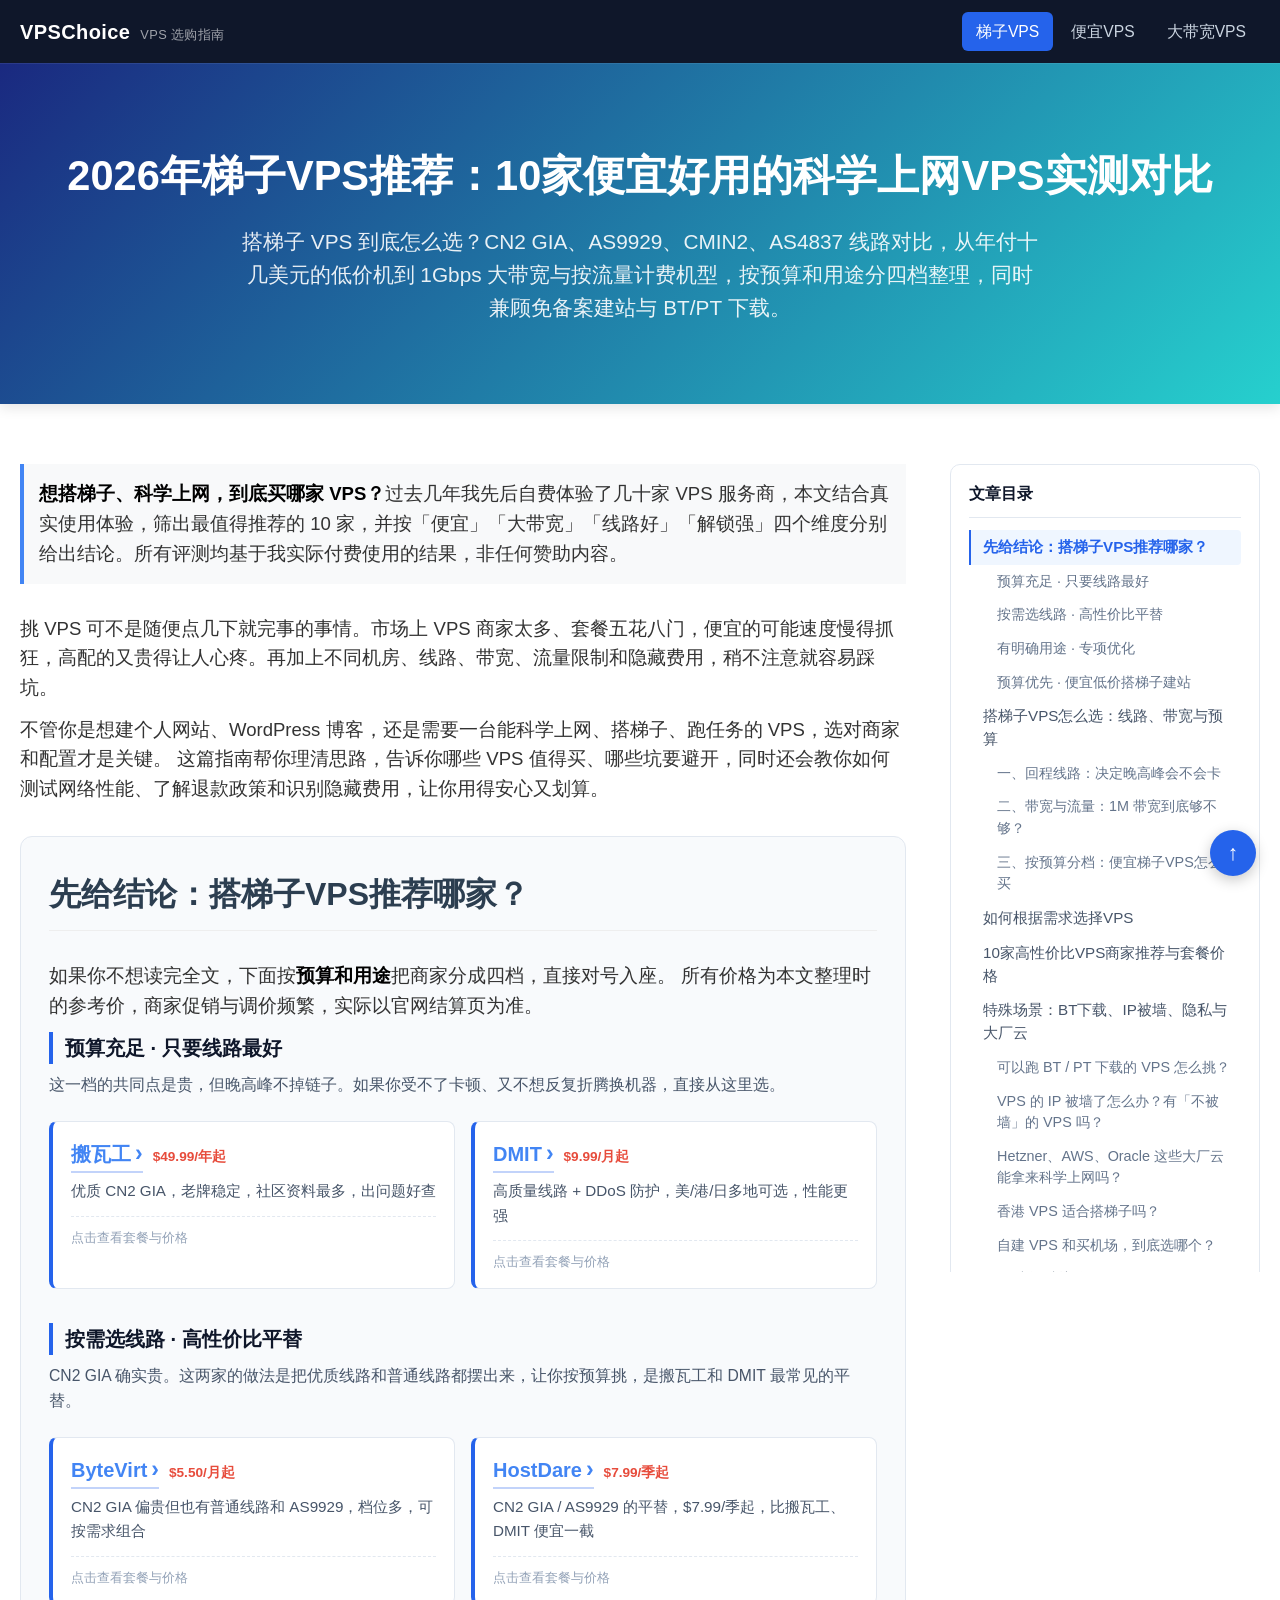
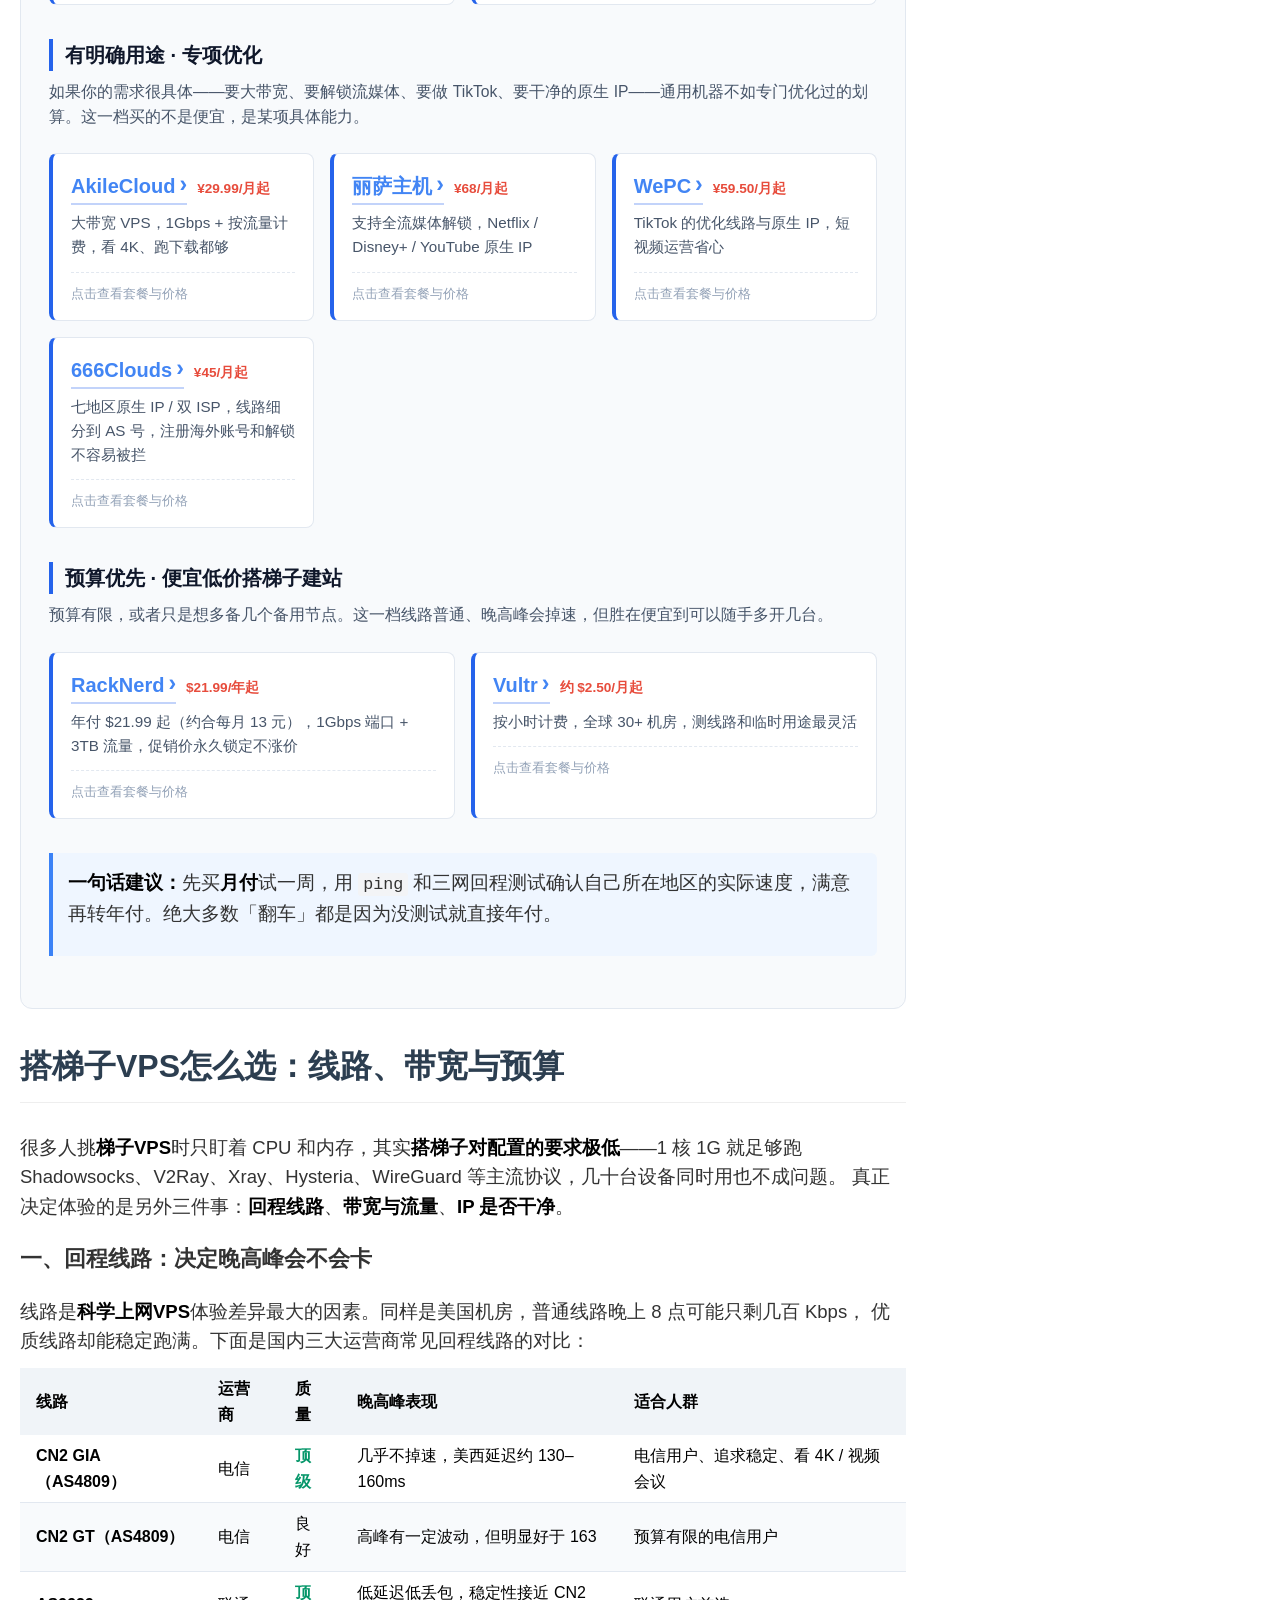
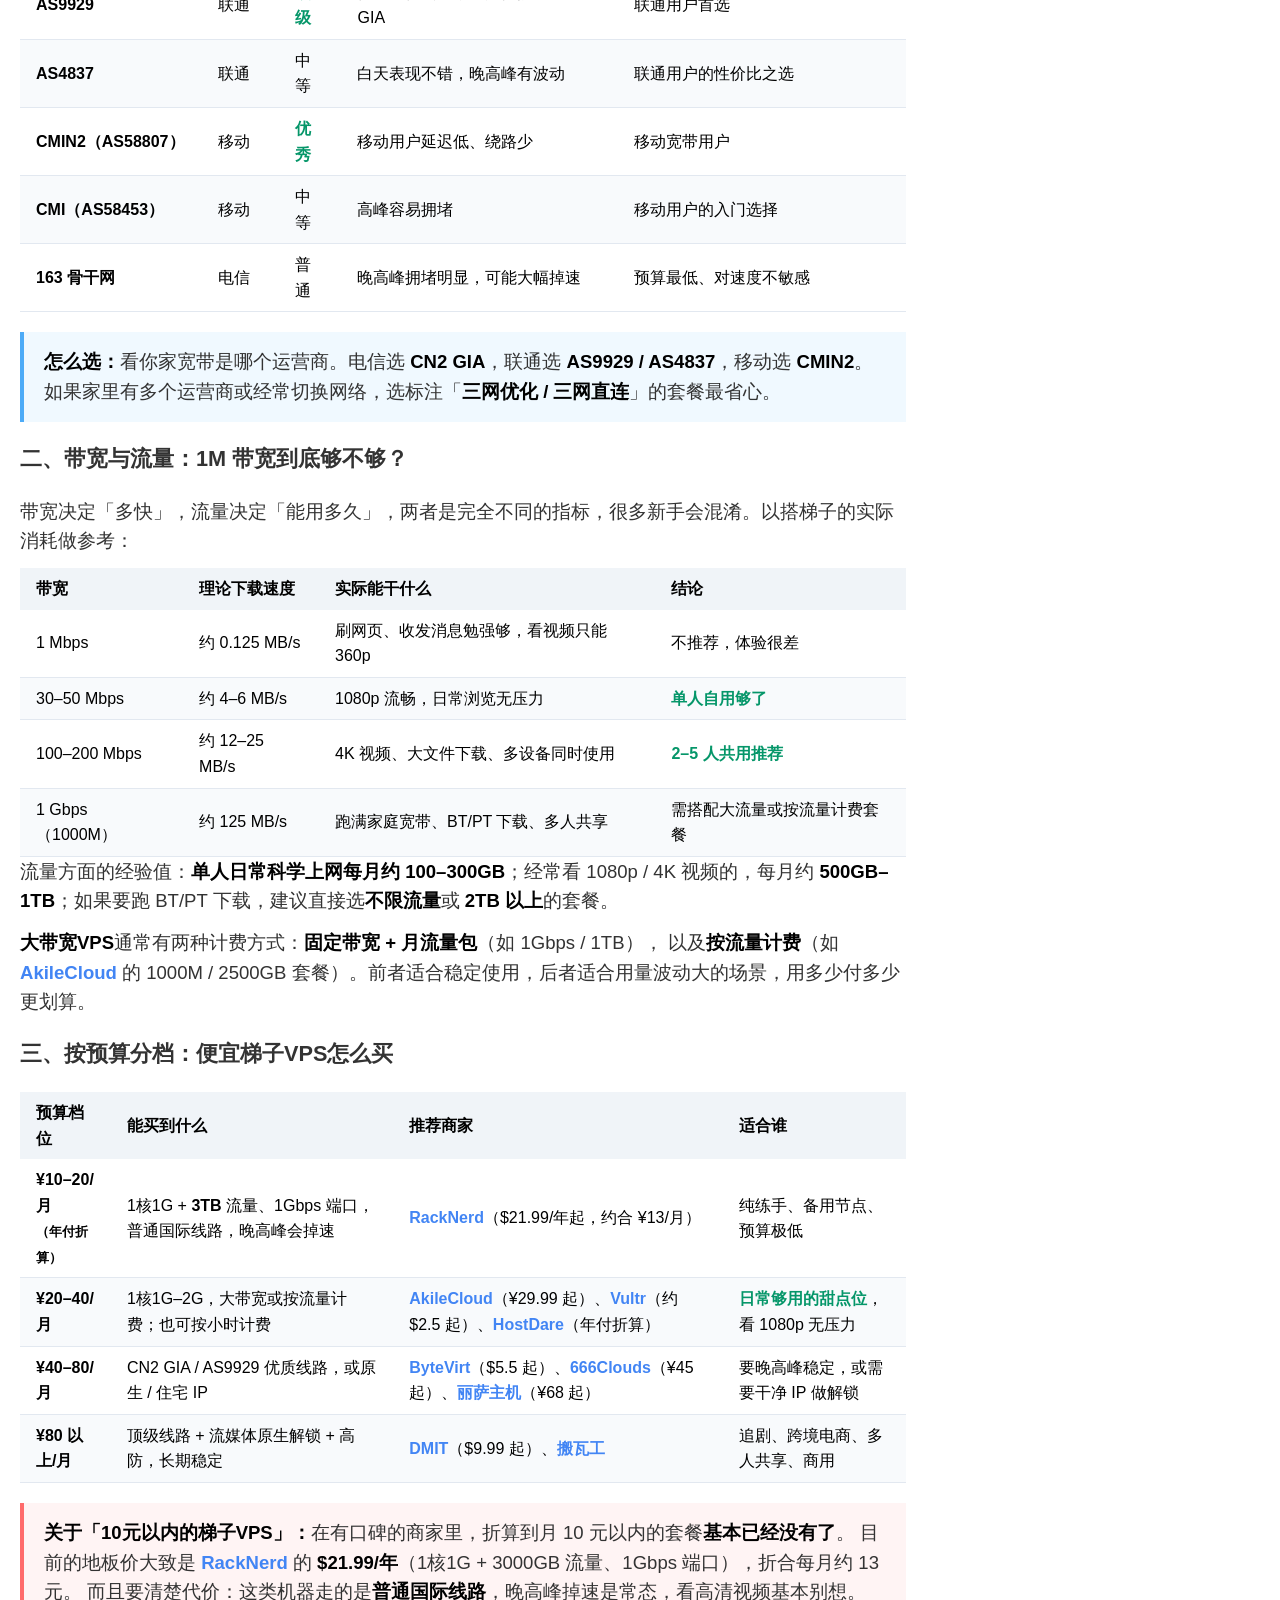
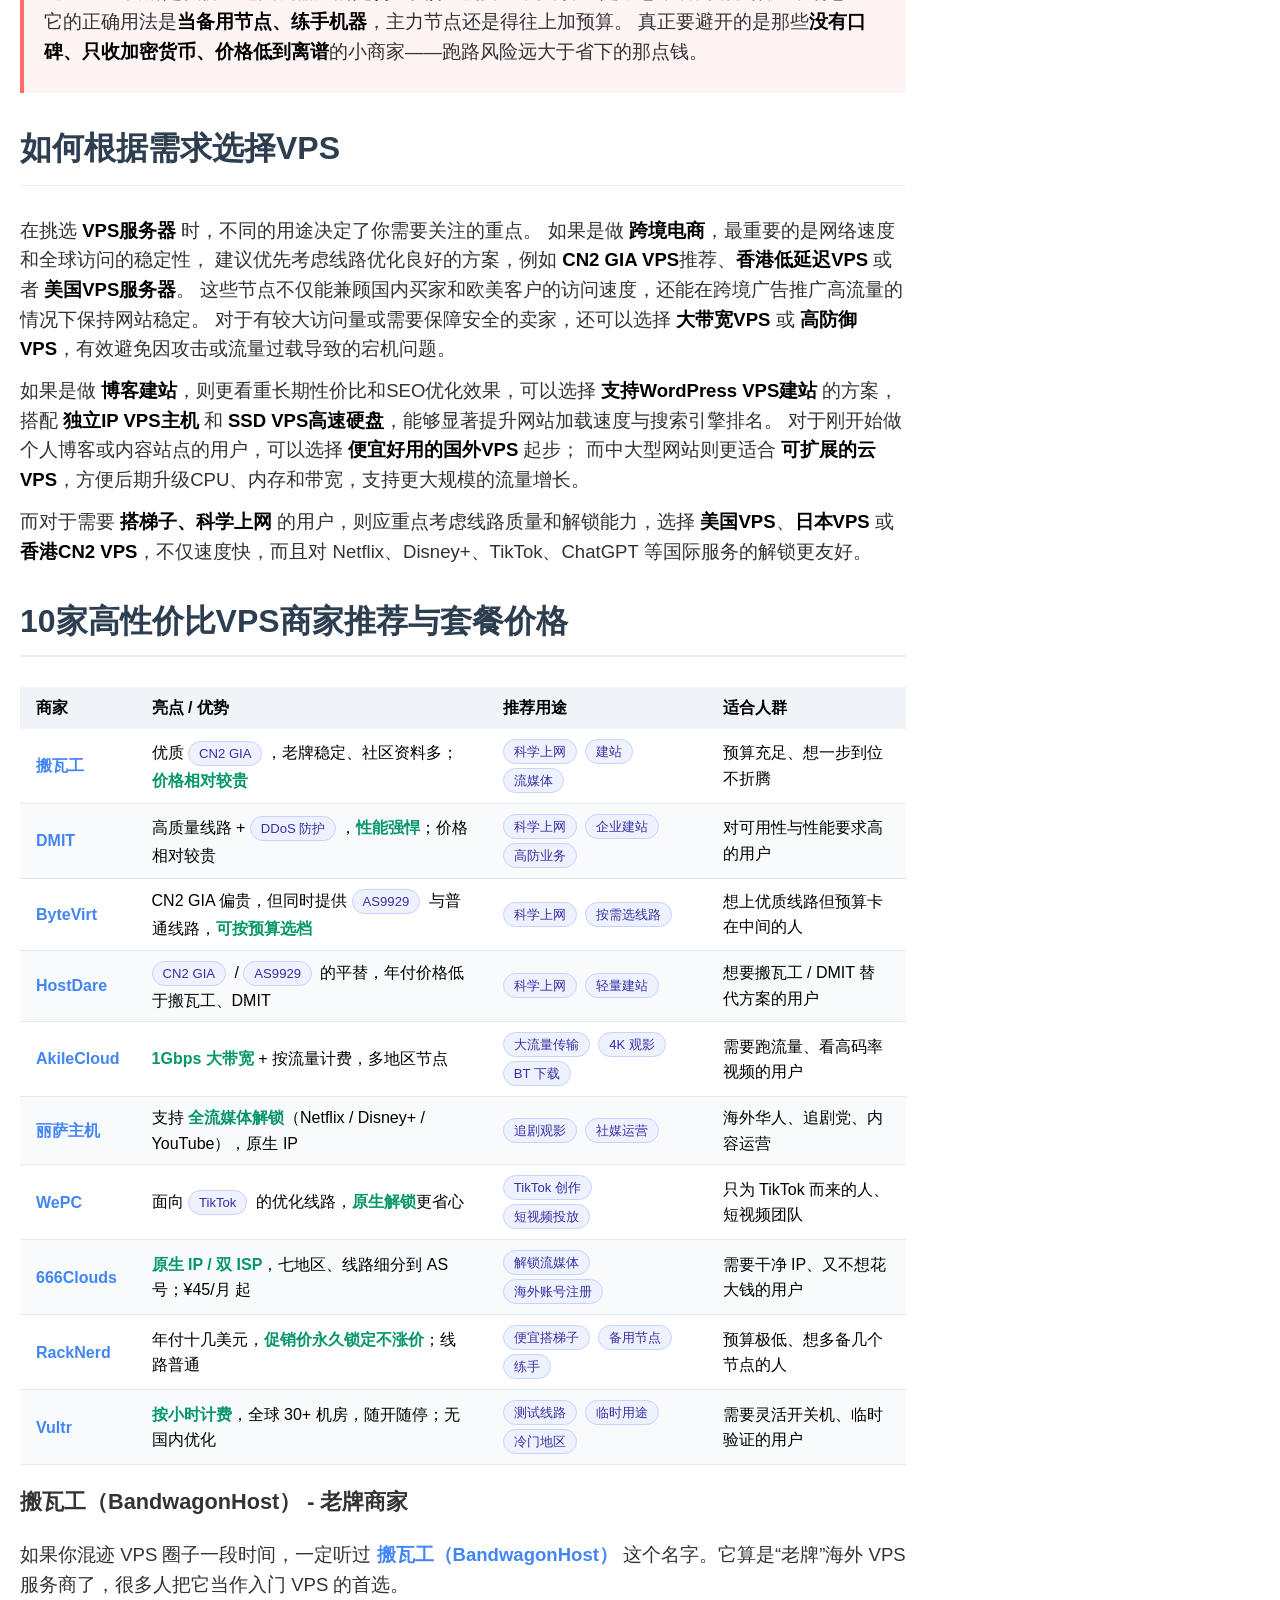
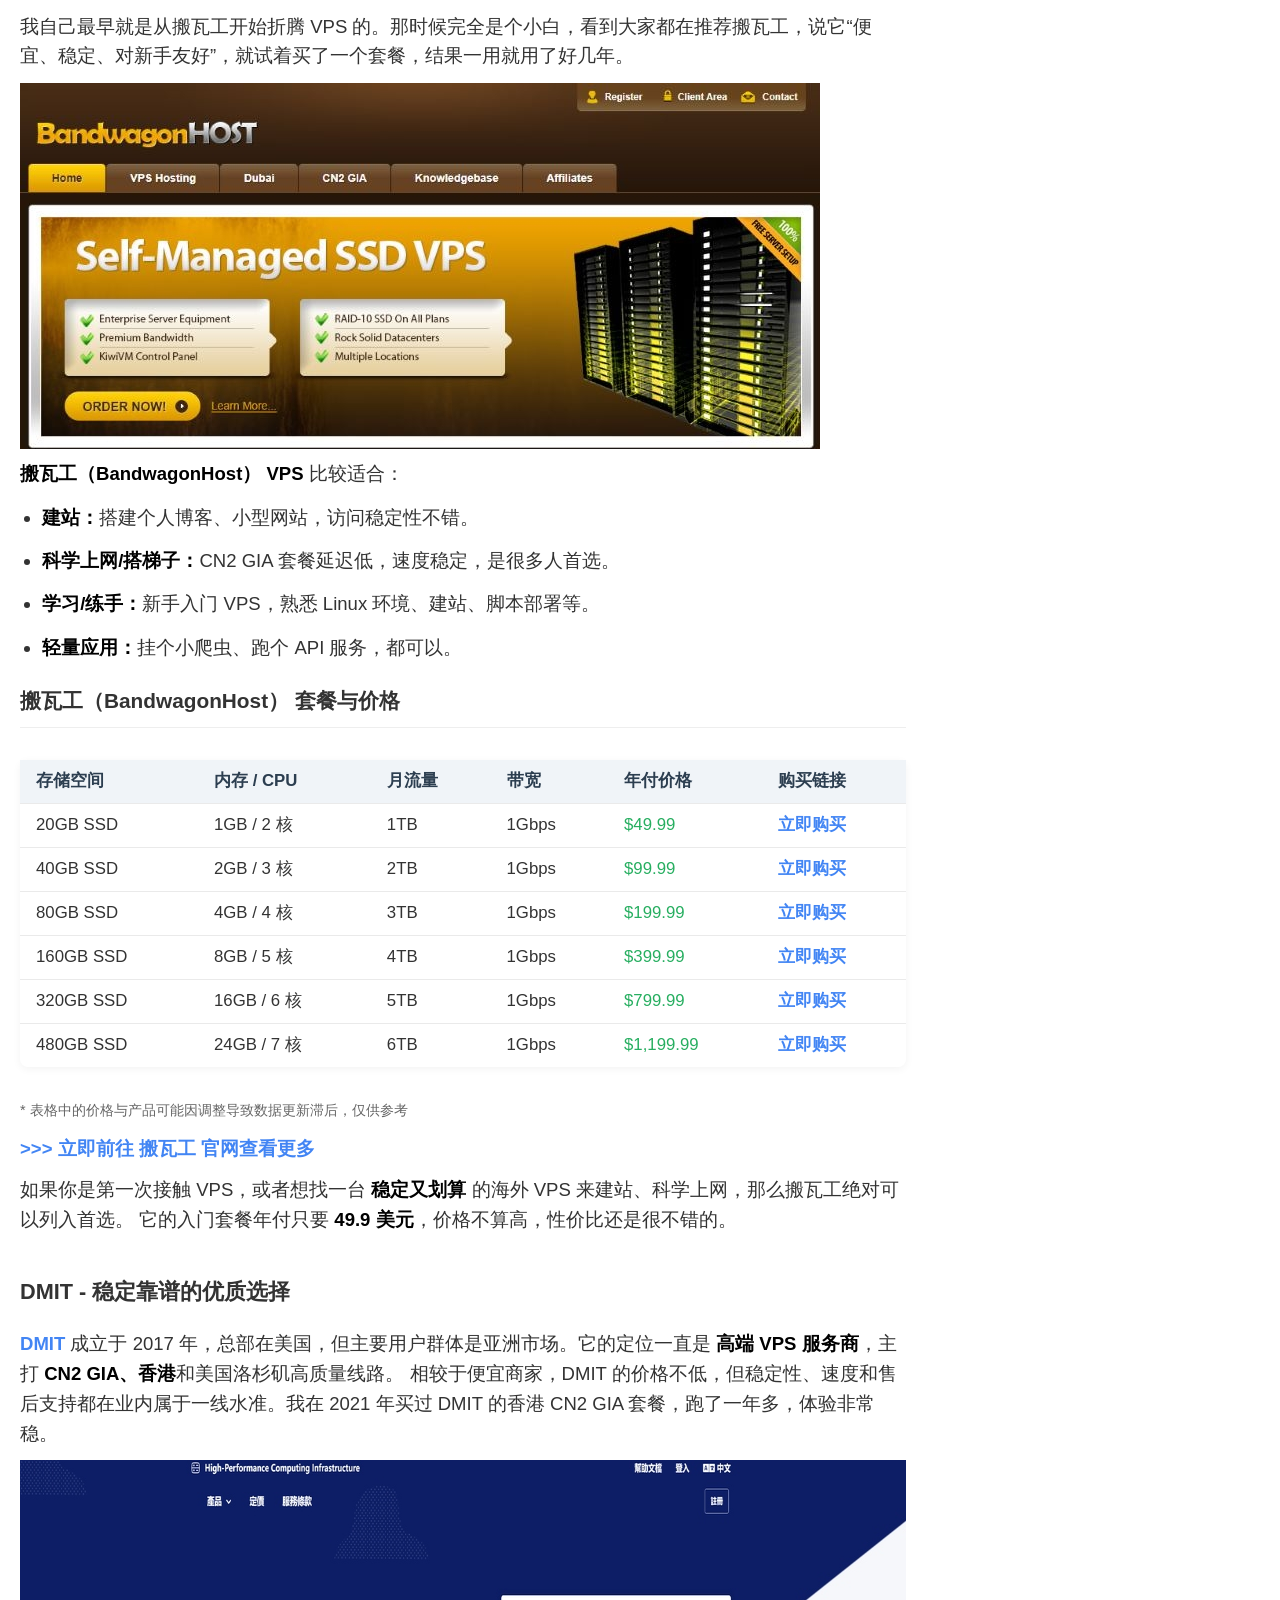
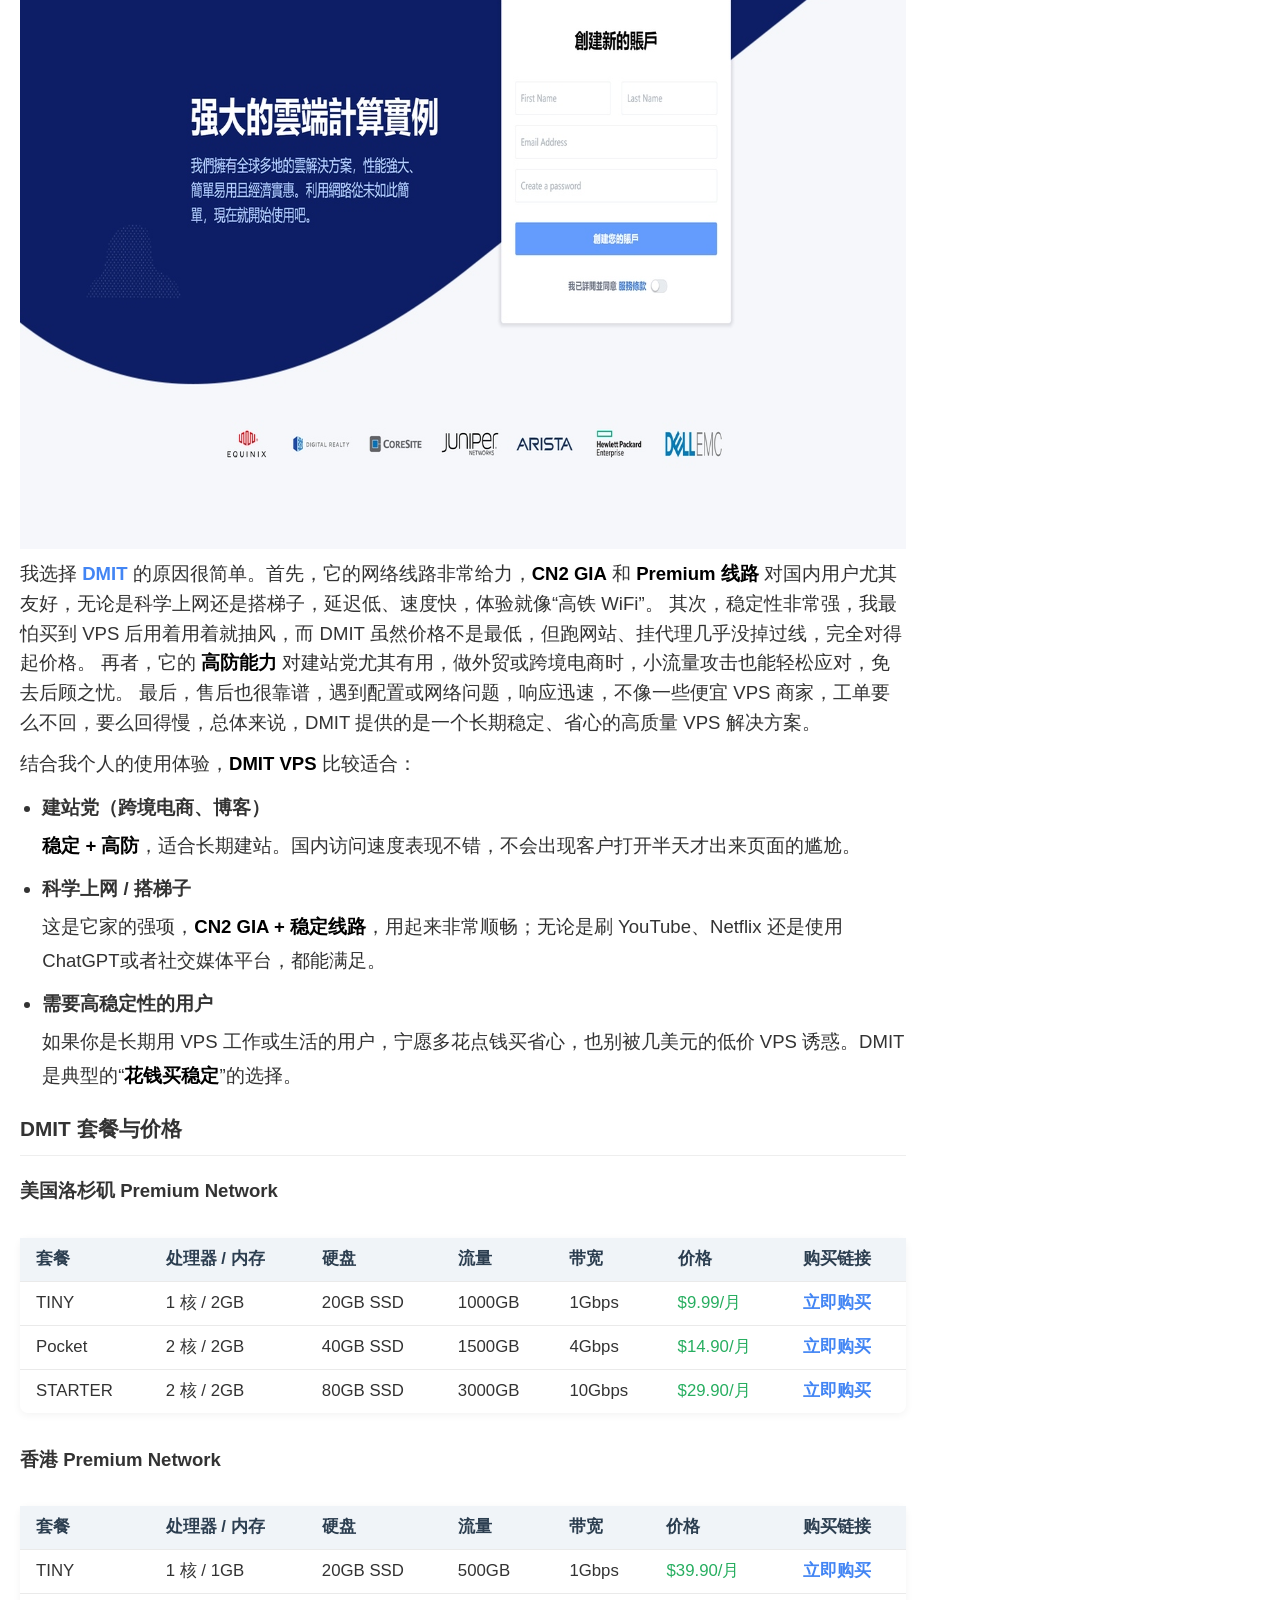
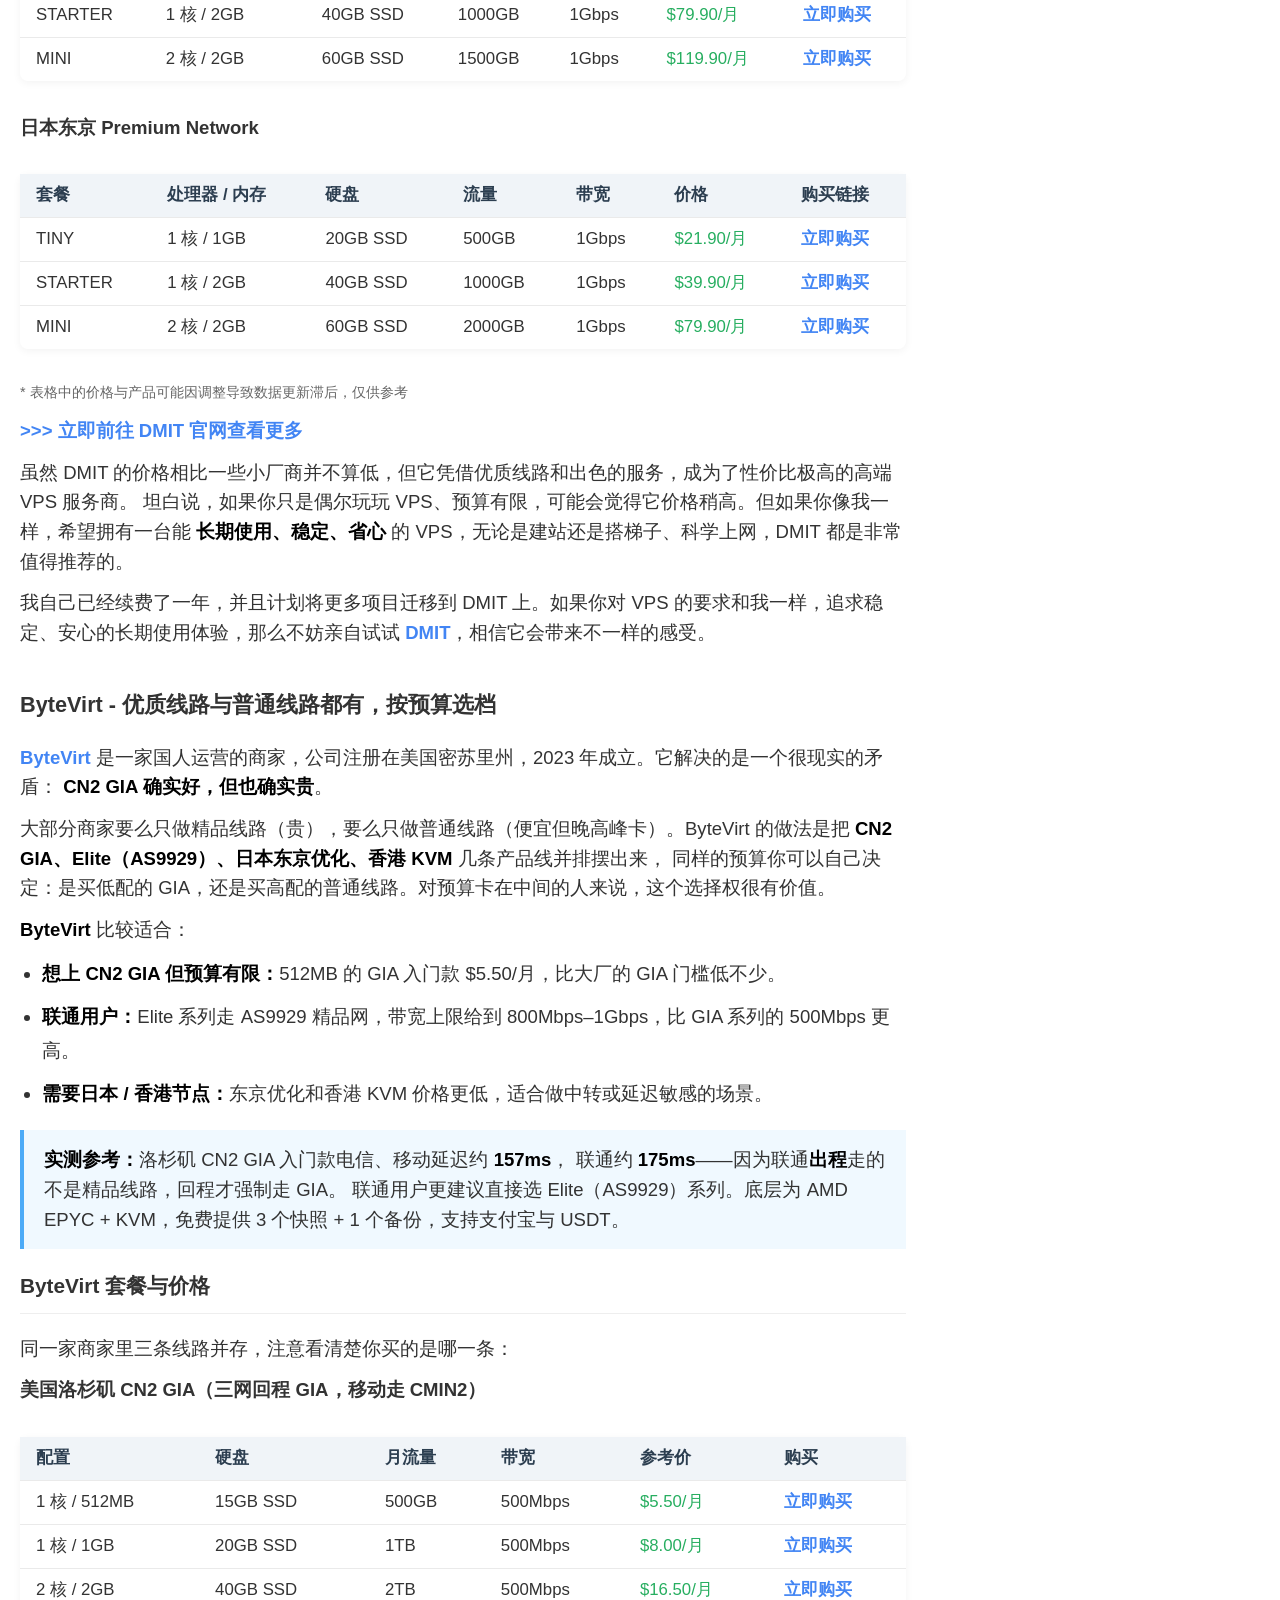
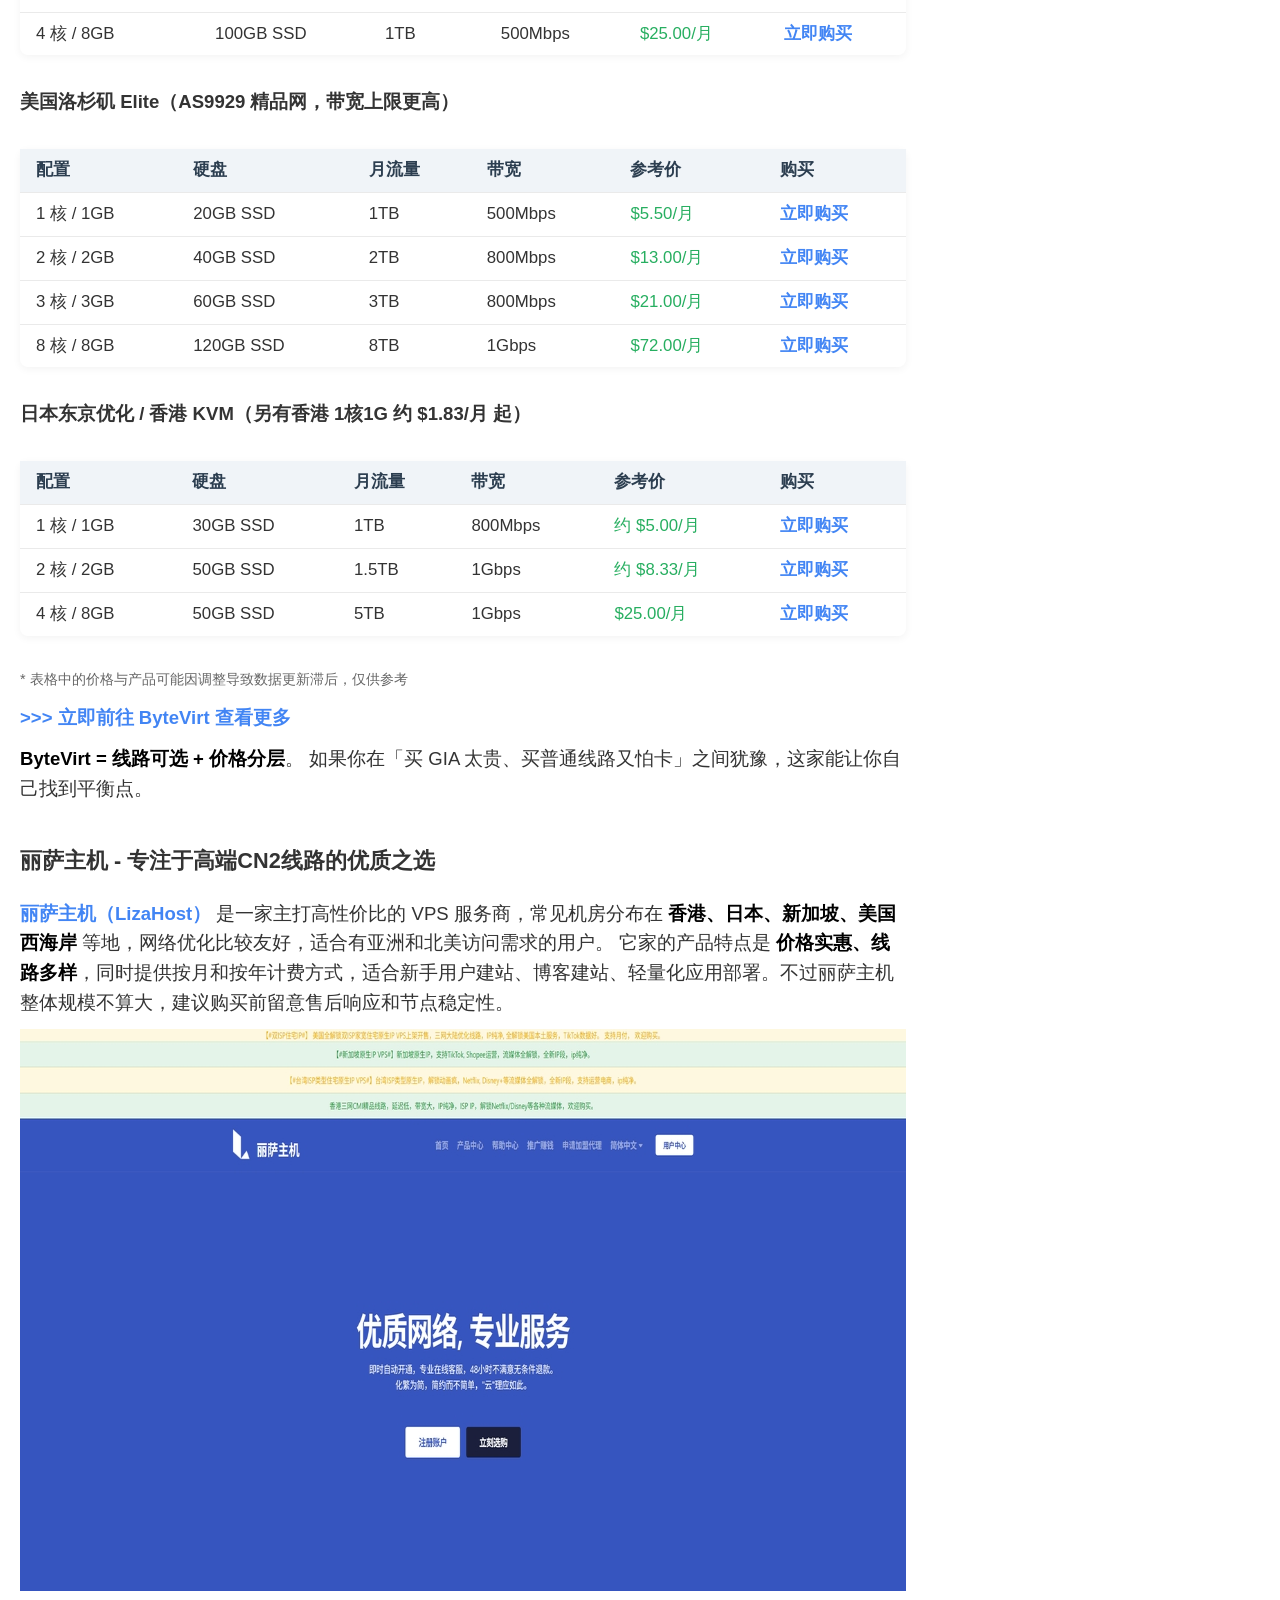
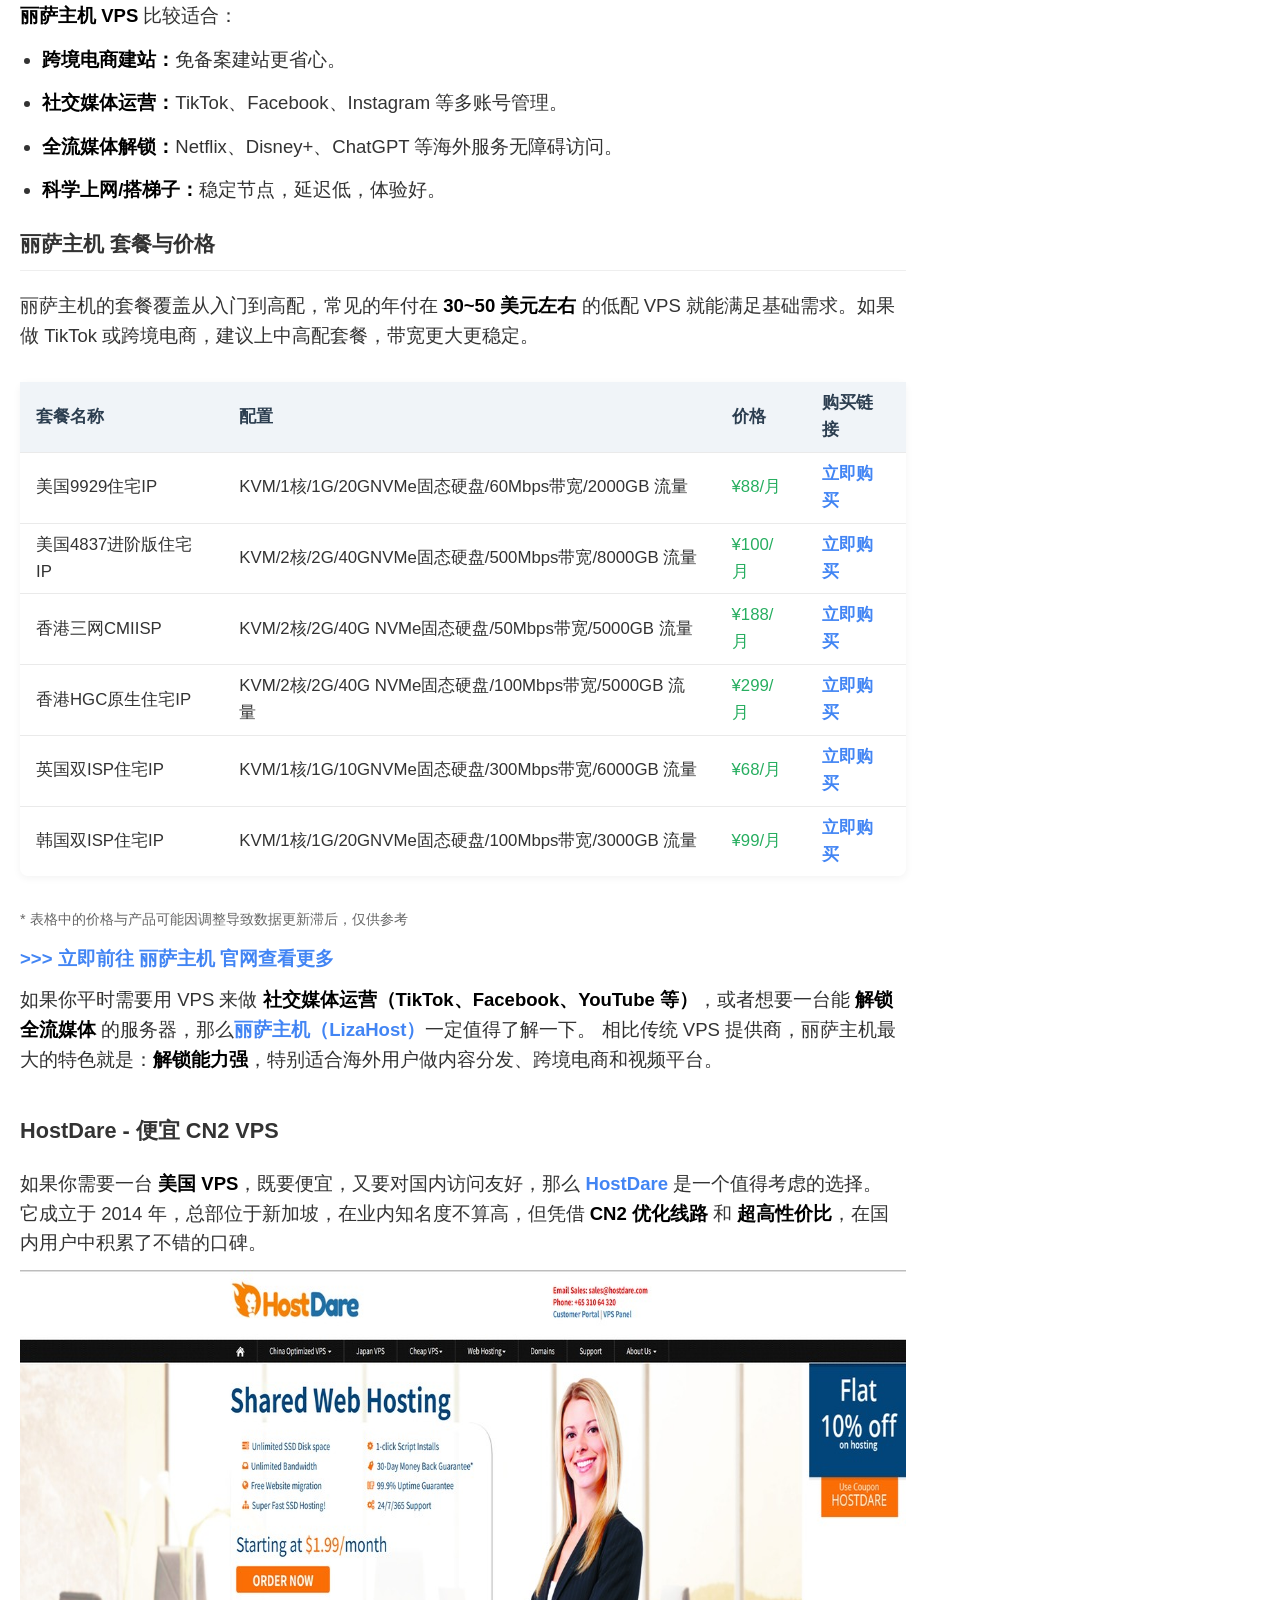
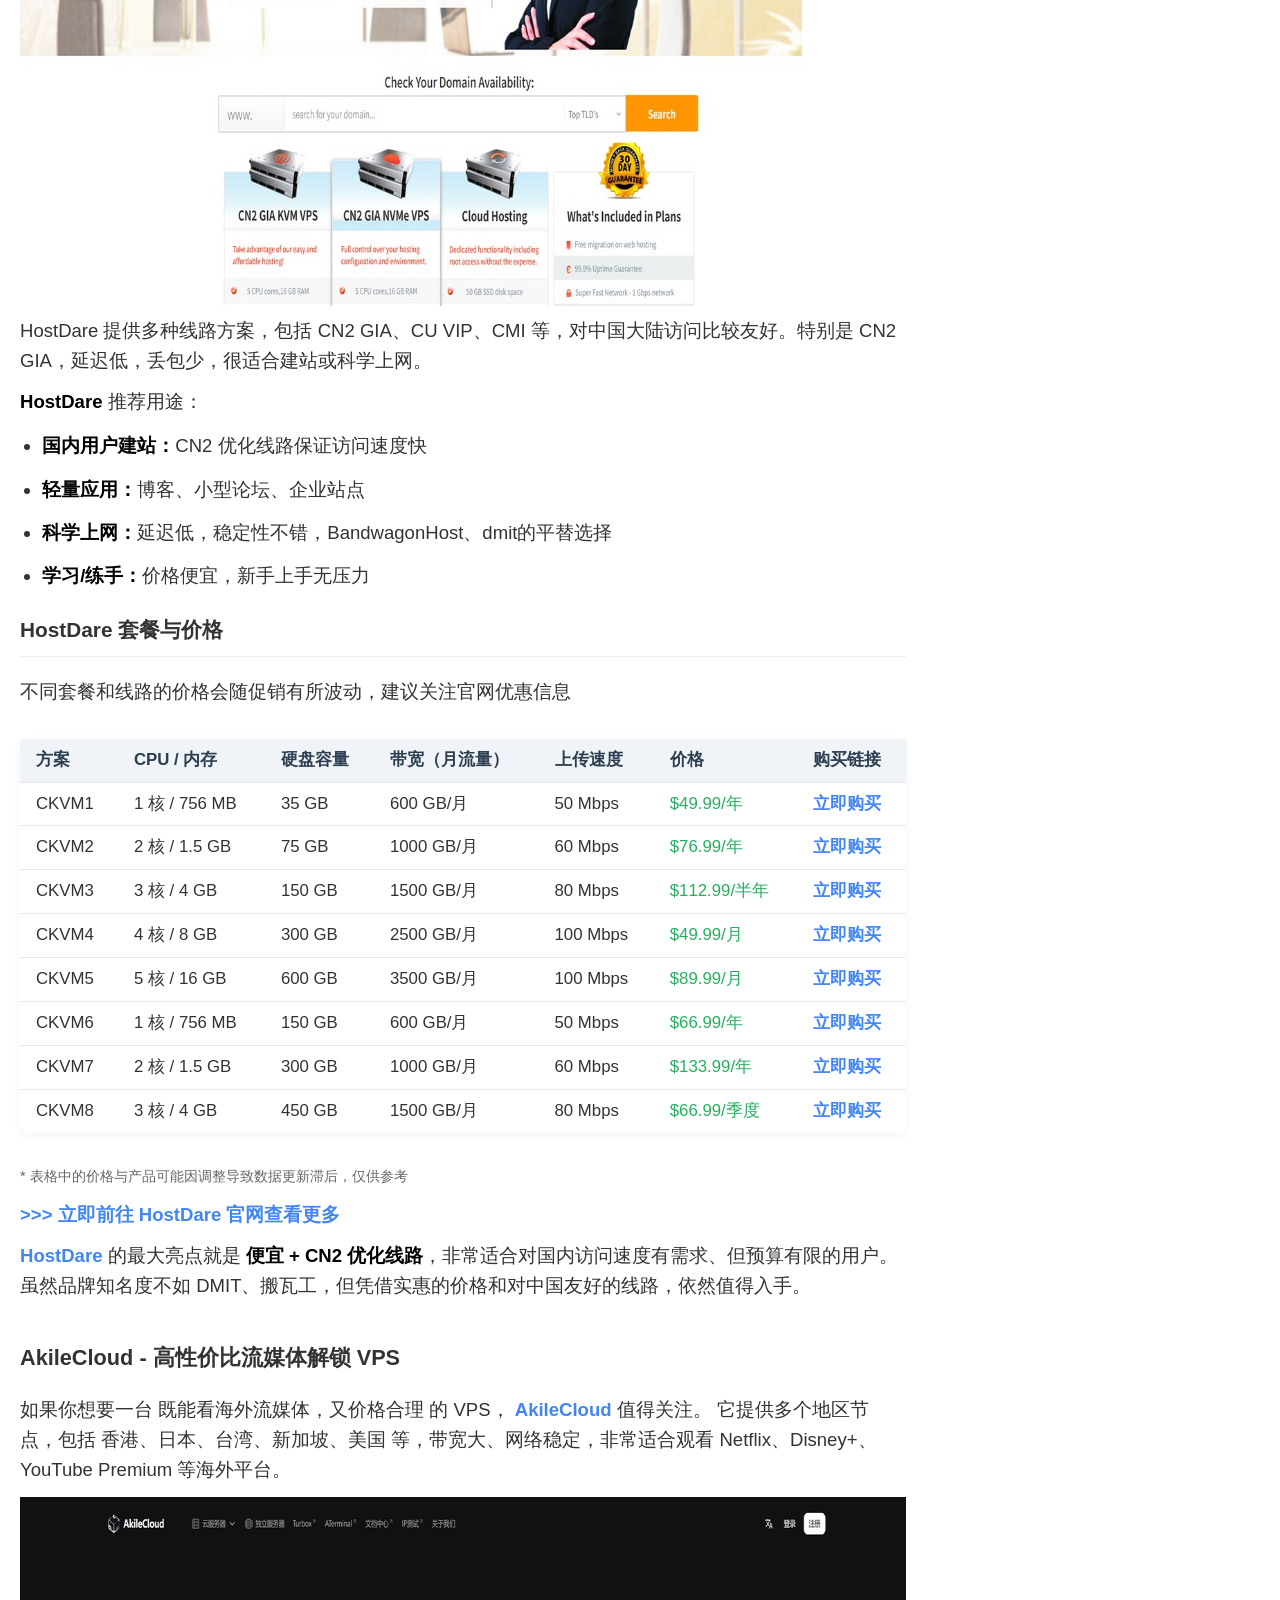
<file: index.html>
<!DOCTYPE html>
<html lang="zh-CN">

<head>
    <meta charset="UTF-8">
    <meta name="viewport" content="width=device-width, initial-scale=1.0">
    <title>2026梯子VPS推荐：便宜好用的科学上网VPS（美国/香港/CN2 GIA/大带宽）</title>
    <meta name="description" content="实测对比 10 家适合搭梯子、科学上网的 VPS：搬瓦工、DMIT、ByteVirt、HostDare、AkileCloud、丽萨主机、WePC、666Clouds、RackNerd、Vultr。按预算与用途分四档推荐，含 CN2 GIA / AS9929 / CMIN2 线路对比、大带宽与按流量计费机型，附避坑指南与 30+ 常见问题解答。">
    <meta name="keywords" content="梯子vps推荐,搭梯子vps推荐,科学上网vps,便宜梯子vps,vps推荐,便宜vps,大带宽vps,美国vps,香港vps,CN2 GIA vps推荐,AS9929 vps,CMIN2 vps,按流量计费vps,不被墙的vps,BT下载vps,vps购买,ByteVirt,RackNerd,666clouds,住宅IP vps">
    <link rel="canonical" href="https://vpschoice.github.io/">
    <meta name="robots" content="index, follow, max-snippet:-1, max-image-preview:large">
    <meta name="author" content="VPSChoice">
    <meta name="theme-color" content="#1a2980">

    <!-- Open Graph / 社交分享 -->
    <meta property="og:type" content="article">
    <meta property="og:locale" content="zh_CN">
    <meta property="og:site_name" content="VPSChoice">
    <meta property="og:title" content="2026梯子VPS推荐：便宜好用的科学上网VPS（美国/香港/CN2 GIA/大带宽）">
    <meta property="og:description" content="实测对比 10 家适合搭梯子、科学上网的 VPS：搬瓦工、DMIT、ByteVirt、HostDare、AkileCloud、丽萨主机、WePC、666Clouds、RackNerd、Vultr。按预算与用途分四档推荐，含 CN2 GIA / AS9929 / CMIN2 线路对比、大带宽与按流量计费机型，附避坑指南与 30+ 常见问题解答。">
    <meta property="og:url" content="https://vpschoice.github.io/">
    <meta property="og:image" content="https://vpschoice.github.io/static/ivps.png">
    <meta name="twitter:card" content="summary_large_image">
    <meta name="twitter:title" content="2026梯子VPS推荐：便宜好用的科学上网VPS（美国/香港/CN2 GIA/大带宽）">
    <meta name="twitter:description" content="实测对比 10 家适合搭梯子、科学上网的 VPS：搬瓦工、DMIT、ByteVirt、HostDare、AkileCloud、丽萨主机、WePC、666Clouds、RackNerd、Vultr。按预算与用途分四档推荐，含 CN2 GIA / AS9929 / CMIN2 线路对比、大带宽与按流量计费机型，附避坑指南与 30+ 常见问题解答。">
    <meta name="twitter:image" content="https://vpschoice.github.io/static/ivps.png">

    <link rel="shortcut icon" href="./static/favicon.ico" type="image/x-icon">
    <link rel="stylesheet" href="./static/css/main.css">
</head>

<body>
    <a class="skip-link" href="#main">跳到主要内容</a>

    <div class="site-bar">
        <div class="container site-bar-inner">
            <a class="site-logo" href="./">VPSChoice<span>VPS 选购指南</span></a>
            <button class="nav-toggle" type="button" aria-expanded="false" aria-controls="site-nav"
                aria-label="展开导航">菜单</button>
            <nav class="site-nav" id="site-nav" aria-label="主导航">
                <a href="./" class="is-current" aria-current="page">梯子VPS</a>
                <a href="./cheap-vps/">便宜VPS</a>
                <a href="./high-bandwidth-vps/">大带宽VPS</a>
            </nav>
        </div>
    </div>

    <header>
        <div class="container">
            <h1>2026年梯子VPS推荐：10家便宜好用的科学上网VPS实测对比</h1>
            <p>搭梯子 VPS 到底怎么选？CN2 GIA、AS9929、CMIN2、AS4837 线路对比，从年付十几美元的低价机到 1Gbps 大带宽与按流量计费机型，按预算和用途分四档整理，同时兼顾免备案建站与 BT/PT 下载。</p>
        </div>
    </header>

    <div class="container layout">
        <main class="main-col" id="main">
            
            <div class="article-top">
            <div class="article-intro">
                <strong>想搭梯子、科学上网，到底买哪家 VPS？</strong>过去几年我先后自费体验了几十家 VPS 服务商，本文结合真实使用体验，筛出最值得推荐的 10 家，并按「便宜」「大带宽」「线路好」「解锁强」四个维度分别给出结论。所有评测均基于我实际付费使用的结果，非任何赞助内容。
            </div>
            <div>
                <p>挑 VPS 可不是随便点几下就完事的事情。市场上 VPS 商家太多、套餐五花八门，便宜的可能速度慢得抓狂，高配的又贵得让人心疼。再加上不同机房、线路、带宽、流量限制和隐藏费用，稍不注意就容易踩坑。</p>
                <p>
                    不管你是想建个人网站、WordPress 博客，还是需要一台能科学上网、搭梯子、跑任务的 VPS，选对商家和配置才是关键。
                    这篇指南帮你理清思路，告诉你哪些 VPS 值得买、哪些坑要避开，同时还会教你如何测试网络性能、了解退款政策和识别隐藏费用，让你用得安心又划算。
                </p>
            </div>

        <!-- 快速结论：直接回答「梯子VPS推荐哪家」 -->
        <section class="quick-answer">
            <h2 id="quick-answer">先给结论：搭梯子VPS推荐哪家？</h2>
            <p>如果你不想读完全文，下面按<strong>预算和用途</strong>把商家分成四档，直接对号入座。
                所有价格为本文整理时的参考价，商家促销与调价频繁，实际以官网结算页为准。</p>
            <div class="home-group">
                <h3 id="group-premium">预算充足 · 只要线路最好</h3>
                <p class="group-intro">这一档的共同点是贵，但晚高峰不掉链子。如果你受不了卡顿、又不想反复折腾换机器，直接从这里选。</p>
                <div class="pick-grid">
                <div class="pick">
                    <p class="pick-name"><a href="https://bwh81.net/aff.php?aff=83205" target="_blank" rel="noreferrer noopener nofollow sponsored">搬瓦工</a><span class="pick-price">$49.99/年起</span></p>
                    <p class="pick-why">优质 CN2 GIA，老牌稳定，社区资料最多，出问题好查</p>
                </div>
                <div class="pick">
                    <p class="pick-name"><a href="https://www.dmit.io/aff.php?aff=24731" target="_blank" rel="noreferrer noopener nofollow sponsored">DMIT</a><span class="pick-price">$9.99/月起</span></p>
                    <p class="pick-why">高质量线路 + DDoS 防护，美/港/日多地可选，性能更强</p>
                </div>
                </div>
            </div>
            <div class="home-group">
                <h3 id="group-flexible">按需选线路 · 高性价比平替</h3>
                <p class="group-intro">CN2 GIA 确实贵。这两家的做法是把优质线路和普通线路都摆出来，让你按预算挑，是搬瓦工和 DMIT 最常见的平替。</p>
                <div class="pick-grid">
                <div class="pick">
                    <p class="pick-name"><a href="https://vpszhijia.com/recommends/bytevirt" target="_blank" rel="noreferrer noopener nofollow sponsored">ByteVirt</a><span class="pick-price">$5.50/月起</span></p>
                    <p class="pick-why">CN2 GIA 偏贵但也有普通线路和 AS9929，档位多，可按需求组合</p>
                </div>
                <div class="pick">
                    <p class="pick-name"><a href="https://bill.hostdare.com/aff.php?aff=4226" target="_blank" rel="noreferrer noopener nofollow sponsored">HostDare</a><span class="pick-price">$7.99/季起</span></p>
                    <p class="pick-why">CN2 GIA / AS9929 的平替，$7.99/季起，比搬瓦工、DMIT 便宜一截</p>
                </div>
                </div>
            </div>
            <div class="home-group">
                <h3 id="group-purpose">有明确用途 · 专项优化</h3>
                <p class="group-intro">如果你的需求很具体——要大带宽、要解锁流媒体、要做 TikTok、要干净的原生 IP——通用机器不如专门优化过的划算。这一档买的不是便宜，是某项具体能力。</p>
                <div class="pick-grid">
                <div class="pick">
                    <p class="pick-name"><a href="https://akile.ai/register?aff_code=6ade96e3-44db-43ae-9cc1-06512ae5d708" target="_blank" rel="noreferrer noopener nofollow sponsored">AkileCloud</a><span class="pick-price">¥29.99/月起</span></p>
                    <p class="pick-why">大带宽 VPS，1Gbps + 按流量计费，看 4K、跑下载都够</p>
                </div>
                <div class="pick">
                    <p class="pick-name"><a href="https://lisahost.com/aff.php?aff=5932" target="_blank" rel="noreferrer noopener nofollow sponsored">丽萨主机</a><span class="pick-price">¥68/月起</span></p>
                    <p class="pick-why">支持全流媒体解锁，Netflix / Disney+ / YouTube 原生 IP</p>
                </div>
                <div class="pick">
                    <p class="pick-name"><a href="https://wepc.au/aff.php?aff=1560" target="_blank" rel="noreferrer noopener nofollow sponsored">WePC</a><span class="pick-price">¥59.50/月起</span></p>
                    <p class="pick-why">TikTok 的优化线路与原生 IP，短视频运营省心</p>
                </div>
                <div class="pick">
                    <p class="pick-name"><a href="https://www.666clouds.com/aff.php?aff=4601" target="_blank" rel="noreferrer noopener nofollow sponsored">666Clouds</a><span class="pick-price">¥45/月起</span></p>
                    <p class="pick-why">七地区原生 IP / 双 ISP，线路细分到 AS 号，注册海外账号和解锁不容易被拦</p>
                </div>
                </div>
            </div>
            <div class="home-group">
                <h3 id="group-budget">预算优先 · 便宜低价搭梯子建站</h3>
                <p class="group-intro">预算有限，或者只是想多备几个备用节点。这一档线路普通、晚高峰会掉速，但胜在便宜到可以随手多开几台。</p>
                <div class="pick-grid">
                <div class="pick">
                    <p class="pick-name"><a href="https://my.racknerd.com/aff.php?aff=15319" target="_blank" rel="noreferrer noopener nofollow sponsored">RackNerd</a><span class="pick-price">$21.99/年起</span></p>
                    <p class="pick-why">年付 $21.99 起（约合每月 13 元），1Gbps 端口 + 3TB 流量，促销价永久锁定不涨价</p>
                </div>
                <div class="pick">
                    <p class="pick-name"><a href="https://www.vultr.com/?ref=9912218-9J" target="_blank" rel="noreferrer noopener nofollow sponsored">Vultr</a><span class="pick-price">约 $2.50/月起</span></p>
                    <p class="pick-why">按小时计费，全球 30+ 机房，测线路和临时用途最灵活</p>
                </div>
                </div>
            </div>
            <div class="note">
                <p><strong>一句话建议：</strong>先买<strong>月付</strong>试一周，用 <code>ping</code> 和三网回程测试确认自己所在地区的实际速度，满意再转年付。绝大多数「翻车」都是因为没测试就直接年付。</p>
            </div>
        </section>

<!-- 搭梯子 VPS 选购核心：线路 / 带宽 / 预算 -->
        <section>
            <h2 id="ladder-vps">搭梯子VPS怎么选：线路、带宽与预算</h2>
            <p>
                很多人挑<strong>梯子VPS</strong>时只盯着 CPU 和内存，其实<strong>搭梯子对配置的要求极低</strong>——1 核 1G 就足够跑
                Shadowsocks、V2Ray、Xray、Hysteria、WireGuard 等主流协议，几十台设备同时用也不成问题。
                真正决定体验的是另外三件事：<strong>回程线路</strong>、<strong>带宽与流量</strong>、<strong>IP 是否干净</strong>。
            </p>

            <h3 id="routes">一、回程线路：决定晚高峰会不会卡</h3>
            <p>
                线路是<strong>科学上网VPS</strong>体验差异最大的因素。同样是美国机房，普通线路晚上 8 点可能只剩几百 Kbps，
                优质线路却能稳定跑满。下面是国内三大运营商常见回程线路的对比：
            </p>
            <div class="vps-table">
                <table>
                    <thead>
                        <tr>
                            <th>线路</th>
                            <th>运营商</th>
                            <th>质量</th>
                            <th>晚高峰表现</th>
                            <th>适合人群</th>
                        </tr>
                    </thead>
                    <tbody>
                        <tr>
                            <td><strong>CN2 GIA（AS4809）</strong></td>
                            <td>电信</td>
                            <td><span class="good">顶级</span></td>
                            <td>几乎不掉速，美西延迟约 130–160ms</td>
                            <td>电信用户、追求稳定、看 4K / 视频会议</td>
                        </tr>
                        <tr>
                            <td><strong>CN2 GT（AS4809）</strong></td>
                            <td>电信</td>
                            <td>良好</td>
                            <td>高峰有一定波动，但明显好于 163</td>
                            <td>预算有限的电信用户</td>
                        </tr>
                        <tr>
                            <td><strong>AS9929</strong></td>
                            <td>联通</td>
                            <td><span class="good">顶级</span></td>
                            <td>低延迟低丢包，稳定性接近 CN2 GIA</td>
                            <td>联通用户首选</td>
                        </tr>
                        <tr>
                            <td><strong>AS4837</strong></td>
                            <td>联通</td>
                            <td>中等</td>
                            <td>白天表现不错，晚高峰有波动</td>
                            <td>联通用户的性价比之选</td>
                        </tr>
                        <tr>
                            <td><strong>CMIN2（AS58807）</strong></td>
                            <td>移动</td>
                            <td><span class="good">优秀</span></td>
                            <td>移动用户延迟低、绕路少</td>
                            <td>移动宽带用户</td>
                        </tr>
                        <tr>
                            <td><strong>CMI（AS58453）</strong></td>
                            <td>移动</td>
                            <td>中等</td>
                            <td>高峰容易拥堵</td>
                            <td>移动用户的入门选择</td>
                        </tr>
                        <tr>
                            <td><strong>163 骨干网</strong></td>
                            <td>电信</td>
                            <td>普通</td>
                            <td>晚高峰拥堵明显，可能大幅掉速</td>
                            <td>预算最低、对速度不敏感</td>
                        </tr>
                    </tbody>
                </table>
            </div>
            <div class="tip">
                <p>
                    <strong>怎么选：</strong>看你家宽带是哪个运营商。电信选 <strong>CN2 GIA</strong>，联通选 <strong>AS9929 / AS4837</strong>，移动选
                    <strong>CMIN2</strong>。如果家里有多个运营商或经常切换网络，选标注「<strong>三网优化 / 三网直连</strong>」的套餐最省心。
                </p>
            </div>

            <h3 id="bandwidth">二、带宽与流量：1M 带宽到底够不够？</h3>
            <p>
                带宽决定「多快」，流量决定「能用多久」，两者是完全不同的指标，很多新手会混淆。以搭梯子的实际消耗做参考：
            </p>
            <div class="vps-table">
                <table>
                    <thead>
                        <tr>
                            <th>带宽</th>
                            <th>理论下载速度</th>
                            <th>实际能干什么</th>
                            <th>结论</th>
                        </tr>
                    </thead>
                    <tbody>
                        <tr>
                            <td>1 Mbps</td>
                            <td>约 0.125 MB/s</td>
                            <td>刷网页、收发消息勉强够，看视频只能 360p</td>
                            <td>不推荐，体验很差</td>
                        </tr>
                        <tr>
                            <td>30–50 Mbps</td>
                            <td>约 4–6 MB/s</td>
                            <td>1080p 流畅，日常浏览无压力</td>
                            <td><span class="good">单人自用够了</span></td>
                        </tr>
                        <tr>
                            <td>100–200 Mbps</td>
                            <td>约 12–25 MB/s</td>
                            <td>4K 视频、大文件下载、多设备同时使用</td>
                            <td><span class="good">2–5 人共用推荐</span></td>
                        </tr>
                        <tr>
                            <td>1 Gbps（1000M）</td>
                            <td>约 125 MB/s</td>
                            <td>跑满家庭宽带、BT/PT 下载、多人共享</td>
                            <td>需搭配大流量或按流量计费套餐</td>
                        </tr>
                    </tbody>
                </table>
            </div>
            <p>
                流量方面的经验值：<strong>单人日常科学上网每月约 100–300GB</strong>；经常看 1080p / 4K 视频的，每月约
                <strong>500GB–1TB</strong>；如果要跑 BT/PT 下载，建议直接选<strong>不限流量</strong>或
                <strong>2TB 以上</strong>的套餐。
            </p>
            <p>
                <strong>大带宽VPS</strong>通常有两种计费方式：<strong>固定带宽 + 月流量包</strong>（如 1Gbps / 1TB），
                以及<strong>按流量计费</strong>（如 <a href="https://akile.ai/register?aff_code=6ade96e3-44db-43ae-9cc1-06512ae5d708" target="_blank" rel="noreferrer noopener nofollow sponsored">AkileCloud</a>
                的 1000M / 2500GB 套餐）。前者适合稳定使用，后者适合用量波动大的场景，用多少付多少更划算。
            </p>

            <h3 id="budget">三、按预算分档：便宜梯子VPS怎么买</h3>
            <div class="vps-table">
                <table>
                    <thead>
                        <tr>
                            <th>预算档位</th>
                            <th>能买到什么</th>
                            <th>推荐商家</th>
                            <th>适合谁</th>
                        </tr>
                    </thead>
                    <tbody>
                        <tr>
                            <td><strong>¥10–20/月<br><small>（年付折算）</small></strong></td>
                            <td>1核1G + <strong>3TB</strong> 流量、1Gbps 端口，普通国际线路，晚高峰会掉速</td>
                            <td><a href="https://my.racknerd.com/aff.php?aff=15319" target="_blank" rel="noreferrer noopener nofollow sponsored">RackNerd</a>（$21.99/年起，约合 ¥13/月）</td>
                            <td>纯练手、备用节点、预算极低</td>
                        </tr>
                        <tr>
                            <td><strong>¥20–40/月</strong></td>
                            <td>1核1G–2G，大带宽或按流量计费；也可按小时计费</td>
                            <td><a href="https://akile.ai/register?aff_code=6ade96e3-44db-43ae-9cc1-06512ae5d708" target="_blank" rel="noreferrer noopener nofollow sponsored">AkileCloud</a>（¥29.99 起）、<a href="https://www.vultr.com/?ref=9912218-9J" target="_blank" rel="noreferrer noopener nofollow sponsored">Vultr</a>（约 $2.5 起）、<a href="https://bill.hostdare.com/aff.php?aff=4226" target="_blank" rel="noreferrer noopener nofollow sponsored">HostDare</a>（年付折算）</td>
                            <td><span class="good">日常够用的甜点位</span>，看 1080p 无压力</td>
                        </tr>
                        <tr>
                            <td><strong>¥40–80/月</strong></td>
                            <td>CN2 GIA / AS9929 优质线路，或原生 / 住宅 IP</td>
                            <td><a href="https://vpszhijia.com/recommends/bytevirt" target="_blank" rel="noreferrer noopener nofollow sponsored">ByteVirt</a>（$5.5 起）、<a href="https://www.666clouds.com/aff.php?aff=4601" target="_blank" rel="noreferrer noopener nofollow sponsored">666Clouds</a>（¥45 起）、<a href="https://lisahost.com/aff.php?aff=5932" target="_blank" rel="noreferrer noopener nofollow sponsored">丽萨主机</a>（¥68 起）</td>
                            <td>要晚高峰稳定，或需要干净 IP 做解锁</td>
                        </tr>
                        <tr>
                            <td><strong>¥80 以上/月</strong></td>
                            <td>顶级线路 + 流媒体原生解锁 + 高防，长期稳定</td>
                            <td><a href="https://www.dmit.io/aff.php?aff=24731" target="_blank" rel="noreferrer noopener nofollow sponsored">DMIT</a>（$9.99 起）、<a href="https://bwh81.net/aff.php?aff=83205" target="_blank" rel="noreferrer noopener nofollow sponsored">搬瓦工</a></td>
                            <td>追剧、跨境电商、多人共享、商用</td>
                        </tr>
                    </tbody>
                </table>
            </div>
            <div class="warning">
                <p>
                    <strong>关于「10元以内的梯子VPS」：</strong>在有口碑的商家里，折算到月 10 元以内的套餐<strong>基本已经没有了</strong>。
                    目前的地板价大致是 <a href="https://my.racknerd.com/aff.php?aff=15319" target="_blank" rel="noreferrer noopener nofollow sponsored">RackNerd</a> 的 <strong>$21.99/年</strong>（1核1G + 3000GB 流量、1Gbps 端口），折合每月约 13 元。
                    而且要清楚代价：这类机器走的是<strong>普通国际线路</strong>，晚高峰掉速是常态，看高清视频基本别想。
                    它的正确用法是<strong>当备用节点、练手机器</strong>，主力节点还是得往上加预算。
                    真正要避开的是那些<strong>没有口碑、只收加密货币、价格低到离谱</strong>的小商家——跑路风险远大于省下的那点钱。
                </p>
            </div>
        </section>

            <section>
                <h2 id="how-to-choose">如何根据需求选择VPS</h2>
                <p>
                    在挑选 <strong>VPS服务器</strong> 时，不同的用途决定了你需要关注的重点。
                    如果是做 <strong>跨境电商</strong>，最重要的是网络速度和全球访问的稳定性，
                    建议优先考虑线路优化良好的方案，例如 <strong>CN2 GIA VPS</strong>推荐、<strong>香港低延迟VPS</strong> 或者
                    <strong>美国VPS服务器</strong>。
                    这些节点不仅能兼顾国内买家和欧美客户的访问速度，还能在跨境广告推广高流量的情况下保持网站稳定。
                    对于有较大访问量或需要保障安全的卖家，还可以选择 <strong>大带宽VPS</strong> 或 <strong>高防御VPS</strong>，有效避免因攻击或流量过载导致的宕机问题。
                </p>
                <p>
                    如果是做 <strong>博客建站</strong>，则更看重长期性价比和SEO优化效果，可以选择
                    <strong>支持WordPress VPS建站</strong> 的方案，搭配 <strong>独立IP VPS主机</strong> 和
                    <strong>SSD VPS高速硬盘</strong>，能够显著提升网站加载速度与搜索引擎排名。
                    对于刚开始做个人博客或内容站点的用户，可以选择 <strong>便宜好用的国外VPS</strong> 起步；
                    而中大型网站则更适合 <strong>可扩展的云VPS</strong>，方便后期升级CPU、内存和带宽，支持更大规模的流量增长。
                </p>
                <p>
                    而对于需要 <strong>搭梯子、科学上网</strong> 的用户，则应重点考虑线路质量和解锁能力，选择
                    <strong>美国VPS</strong>、<strong>日本VPS</strong> 或 <strong>香港CN2 VPS</strong>，不仅速度快，而且对
                    Netflix、Disney+、TikTok、ChatGPT 等国际服务的解锁更友好。
                </p>
            </section>
        </div>
        <section>
            <div class="use-case">
                <h2 id="providers">10家高性价比VPS商家推荐与套餐价格</h2>
                <div class="vps-table">
                    <table>
                        <thead>
                            <tr>
                                <th>商家</th>
                                <th>亮点 / 优势</th>
                                <th>推荐用途</th>
                                <th>适合人群</th>
                            </tr>
                        </thead>
                        <tbody>
                            <tr>
                                <td><strong><a href="https://bwh81.net/aff.php?aff=83205" target="_blank"
                                            rel="noreferrer noopener nofollow sponsored">搬瓦工</a></strong></td>
                                <td>优质 <span class="tag">CN2 GIA</span>，老牌稳定、社区资料多；<span class="good">价格相对较贵</span></td>
                                <td><span class="tag">科学上网</span>
                                    <span class="tag">建站</span>
                                    <span class="tag">流媒体</span></td>
                                <td>预算充足、想一步到位不折腾</td>
                            </tr>
                            <tr>
                                <td><strong><a href="https://www.dmit.io/aff.php?aff=24731" target="_blank"
                                            rel="noreferrer noopener nofollow sponsored">DMIT</a></strong></td>
                                <td>高质量线路 + <span class="tag">DDoS 防护</span>，<span class="good">性能强悍</span>；价格相对较贵</td>
                                <td><span class="tag">科学上网</span>
                                    <span class="tag">企业建站</span>
                                    <span class="tag">高防业务</span></td>
                                <td>对可用性与性能要求高的用户</td>
                            </tr>
                            <tr>
                                <td><strong><a href="https://vpszhijia.com/recommends/bytevirt" target="_blank"
                                            rel="noreferrer noopener nofollow sponsored">ByteVirt</a></strong></td>
                                <td>CN2 GIA 偏贵，但同时提供 <span class="tag">AS9929</span> 与普通线路，<span class="good">可按预算选档</span></td>
                                <td><span class="tag">科学上网</span>
                                    <span class="tag">按需选线路</span></td>
                                <td>想上优质线路但预算卡在中间的人</td>
                            </tr>
                            <tr>
                                <td><strong><a href="https://bill.hostdare.com/aff.php?aff=4226" target="_blank"
                                            rel="noreferrer noopener nofollow sponsored">HostDare</a></strong></td>
                                <td><span class="tag">CN2 GIA</span> / <span class="tag">AS9929</span> 的平替，年付价格低于搬瓦工、DMIT</td>
                                <td><span class="tag">科学上网</span>
                                    <span class="tag">轻量建站</span></td>
                                <td>想要搬瓦工 / DMIT 替代方案的用户</td>
                            </tr>
                            <tr>
                                <td><strong><a href="https://akile.ai/register?aff_code=6ade96e3-44db-43ae-9cc1-06512ae5d708" target="_blank"
                                            rel="noreferrer noopener nofollow sponsored">AkileCloud</a></strong></td>
                                <td><span class="good">1Gbps 大带宽</span> + 按流量计费，多地区节点</td>
                                <td><span class="tag">大流量传输</span>
                                    <span class="tag">4K 观影</span>
                                    <span class="tag">BT 下载</span></td>
                                <td>需要跑流量、看高码率视频的用户</td>
                            </tr>
                            <tr>
                                <td><strong><a href="https://lisahost.com/aff.php?aff=5932" target="_blank"
                                            rel="noreferrer noopener nofollow sponsored">丽萨主机</a></strong></td>
                                <td>支持 <span class="good">全流媒体解锁</span>（Netflix / Disney+ / YouTube），原生 IP</td>
                                <td><span class="tag">追剧观影</span>
                                    <span class="tag">社媒运营</span></td>
                                <td>海外华人、追剧党、内容运营</td>
                            </tr>
                            <tr>
                                <td><strong><a href="https://wepc.au/aff.php?aff=1560" target="_blank"
                                            rel="noreferrer noopener nofollow sponsored">WePC</a></strong></td>
                                <td>面向 <span class="tag">TikTok</span> 的优化线路，<span class="good">原生解锁</span>更省心</td>
                                <td><span class="tag">TikTok 创作</span>
                                    <span class="tag">短视频投放</span></td>
                                <td>只为 TikTok 而来的人、短视频团队</td>
                            </tr>
                            <tr>
                                <td><strong><a href="https://www.666clouds.com/aff.php?aff=4601" target="_blank"
                                            rel="noreferrer noopener nofollow sponsored">666Clouds</a></strong></td>
                                <td><span class="good">原生 IP / 双 ISP</span>，七地区、线路细分到 AS 号；¥45/月 起</td>
                                <td><span class="tag">解锁流媒体</span>
                                    <span class="tag">海外账号注册</span></td>
                                <td>需要干净 IP、又不想花大钱的用户</td>
                            </tr>
                            <tr>
                                <td><strong><a href="https://my.racknerd.com/aff.php?aff=15319" target="_blank"
                                            rel="noreferrer noopener nofollow sponsored">RackNerd</a></strong></td>
                                <td>年付十几美元，<span class="good">促销价永久锁定不涨价</span>；线路普通</td>
                                <td><span class="tag">便宜搭梯子</span>
                                    <span class="tag">备用节点</span>
                                    <span class="tag">练手</span></td>
                                <td>预算极低、想多备几个节点的人</td>
                            </tr>
                            <tr>
                                <td><strong><a href="https://www.vultr.com/?ref=9912218-9J" target="_blank"
                                            rel="noreferrer noopener nofollow sponsored">Vultr</a></strong></td>
                                <td><span class="good">按小时计费</span>，全球 30+ 机房，随开随停；无国内优化</td>
                                <td><span class="tag">测试线路</span>
                                    <span class="tag">临时用途</span>
                                    <span class="tag">冷门地区</span></td>
                                <td>需要灵活开关机、临时验证的用户</td>
                            </tr>
                        </tbody>
                    </table>
                </div>
                <section class="recommendations">
                    <!-- 商家推荐 搬瓦工 -->
                    <div class="provider-card">
                        <div class="provider-header">
                            <h3>搬瓦工（BandwagonHost） - 老牌商家</h3>
                            <p>
                                如果你混迹 VPS 圈子一段时间，一定听过 <a href="https://bwh81.net/aff.php?aff=83205"
                                    target="_blank" rel="noreferrer noopener nofollow sponsored">搬瓦工（BandwagonHost）</a>
                                这个名字。它算是“老牌”海外 VPS 服务商了，很多人把它当作入门 VPS 的首选。
                            </p>
                            <p>
                                我自己最早就是从搬瓦工开始折腾 VPS 的。那时候完全是个小白，看到大家都在推荐搬瓦工，说它“便宜、稳定、对新手友好”，就试着买了一个套餐，结果一用就用了好几年。
                            </p>
                            <img src="./static/images/bandwagong.jpg" alt="搬瓦工 BandwagonHost 梯子VPS 后台与套餐界面" width="800" height="366" loading="lazy" decoding="async">
                        </div>
                        <section class="dmit-usage">
                            <p><strong>搬瓦工（BandwagonHost） VPS</strong> 比较适合：</p>
                            <ul class="usage-list" style="margin:0; padding-left:1.2em; line-height:1.8;">
                                <li>
                                    <p style="margin:.25em 0 10px;">
                                        <strong>建站：</strong>搭建个人博客、小型网站，访问稳定性不错。
                                    </p>
                                </li>
                                <li>
                                    <p style="margin:.25em 0 10px;">
                                        <strong>科学上网/搭梯子：</strong>CN2 GIA 套餐延迟低，速度稳定，是很多人首选。
                                    </p>
                                </li>
                                <li>
                                    <p style="margin:.25em 0;">
                                        <strong>学习/练手：</strong>新手入门 VPS，熟悉 Linux 环境、建站、脚本部署等。
                                    </p>
                                </li>
                                <li>
                                    <p style="margin:.25em 0;">
                                        <strong>轻量应用：</strong>挂个小爬虫、跑个 API 服务，都可以。
                                    </p>
                                </li>
                            </ul>
                        </section>
                        <!-- 套餐表格 -->
                        <!-- <td class="plan-name">Starter <span class="recommended-badge">最受欢迎</span> -->
                        <div class="plans-section">
                            <h3>搬瓦工（BandwagonHost） 套餐与价格</h3>
                            <table class="provider-table">
                                <thead><tr><th>存储空间</th><th>内存 / CPU</th><th>月流量</th><th>带宽</th><th>年付价格</th><th>购买链接</th></tr></thead>
                                <tbody>
                                    <tr><td>20GB SSD</td><td>1GB / 2 核</td><td>1TB</td><td>1Gbps</td><td class="price-tag">$49.99</td><td class="rating"><a href="https://bwh81.net/aff.php?aff=83205&amp;pid=44" target="_blank" rel="noreferrer noopener nofollow sponsored">立即购买</a></td></tr>
                                    <tr><td>40GB SSD</td><td>2GB / 3 核</td><td>2TB</td><td>1Gbps</td><td class="price-tag">$99.99</td><td class="rating"><a href="https://bwh81.net/aff.php?aff=83205&amp;pid=45" target="_blank" rel="noreferrer noopener nofollow sponsored">立即购买</a></td></tr>
                                    <tr><td>80GB SSD</td><td>4GB / 4 核</td><td>3TB</td><td>1Gbps</td><td class="price-tag">$199.99</td><td class="rating"><a href="https://bwh81.net/aff.php?aff=83205&amp;pid=46" target="_blank" rel="noreferrer noopener nofollow sponsored">立即购买</a></td></tr>
                                    <tr><td>160GB SSD</td><td>8GB / 5 核</td><td>4TB</td><td>1Gbps</td><td class="price-tag">$399.99</td><td class="rating"><a href="https://bwh81.net/aff.php?aff=83205&amp;pid=47" target="_blank" rel="noreferrer noopener nofollow sponsored">立即购买</a></td></tr>
                                    <tr><td>320GB SSD</td><td>16GB / 6 核</td><td>5TB</td><td>1Gbps</td><td class="price-tag">$799.99</td><td class="rating"><a href="https://bwh81.net/aff.php?aff=83205&amp;pid=48" target="_blank" rel="noreferrer noopener nofollow sponsored">立即购买</a></td></tr>
                                    <tr><td>480GB SSD</td><td>24GB / 7 核</td><td>6TB</td><td>1Gbps</td><td class="price-tag">$1,199.99</td><td class="rating"><a href="https://bwh81.net/aff.php?aff=83205&amp;pid=49" target="_blank" rel="noreferrer noopener nofollow sponsored">立即购买</a></td></tr>
                                </tbody>
                            </table>
                            <div class="plan-features">
                                <p>* 表格中的价格与产品可能因调整导致数据更新滞后，仅供参考</p>
                            </div>
                            <p class="rating">
                                <a href="https://bwh81.net/aff.php?aff=83205" target="_blank"
                                    rel="noreferrer noopener nofollow sponsored">>>> 立即前往 搬瓦工
                                    官网查看更多</a>
                            </p>
                        </div>
                        <p>
                            如果你是第一次接触 VPS，或者想找一台 <strong>稳定又划算</strong> 的海外 VPS 来建站、科学上网，那么搬瓦工绝对可以列入首选。
                            它的入门套餐年付只要 <strong>49.9 美元</strong>，价格不算高，性价比还是很不错的。
                        </p>
                    </div>
                    <!-- 商家推荐 DMIT -->
                    <div class="provider-card">
                        <div class="provider-header">
                            <h3>DMIT - 稳定靠谱的优质选择</h3>
                            <p>
                                <a href="https://www.dmit.io/aff.php?aff=24731" target="_blank"
                                    rel="noreferrer noopener nofollow sponsored">DMIT</a> 成立于 2017
                                年，总部在美国，但主要用户群体是亚洲市场。它的定位一直是 <strong>高端 VPS 服务商</strong>，主打 <strong>CN2
                                    GIA、香港</strong>和美国洛杉矶高质量线路。
                                相较于便宜商家，DMIT 的价格不低，但稳定性、速度和售后支持都在业内属于一线水准。我在 2021 年买过 DMIT 的香港 CN2 GIA
                                套餐，跑了一年多，体验非常稳。
                            </p>
                            <img src="./static/images/dmit.png" alt="DMIT CN2 GIA 科学上网 VPS 官网套餐页面" width="1280" height="689" loading="lazy" decoding="async">
                            <p>
                                我选择 <a href="https://www.dmit.io/aff.php?aff=24731" target="_blank"
                                    rel="noreferrer noopener nofollow sponsored">DMIT</a>
                                的原因很简单。首先，它的网络线路非常给力，<strong>CN2 GIA</strong> 和 <strong>Premium 线路</strong>
                                对国内用户尤其友好，无论是科学上网还是搭梯子，延迟低、速度快，体验就像“高铁 WiFi”。
                                其次，稳定性非常强，我最怕买到 VPS 后用着用着就抽风，而 DMIT 虽然价格不是最低，但跑网站、挂代理几乎没掉过线，完全对得起价格。
                                再者，它的 <strong>高防能力</strong> 对建站党尤其有用，做外贸或跨境电商时，小流量攻击也能轻松应对，免去后顾之忧。
                                最后，售后也很靠谱，遇到配置或网络问题，响应迅速，不像一些便宜 VPS 商家，工单要么不回，要么回得慢，总体来说，DMIT 提供的是一个长期稳定、省心的高质量 VPS
                                解决方案。
                            </p>
                        </div>
                        <section class="dmit-usage">
                            <p>结合我个人的使用体验，<strong>DMIT VPS</strong> 比较适合：</p>
                            <ul class="usage-list" style="margin:0; padding-left:1.2em; line-height:1.8;">
                                <li>
                                    <h4 style="margin:0 0 .25em 0;">建站党（跨境电商、博客）</h4>
                                    <p style="margin:.25em 0 10px;">
                                        <strong>稳定 + 高防</strong>，适合长期建站。国内访问速度表现不错，不会出现客户打开半天才出来页面的尴尬。
                                    </p>
                                </li>

                                <li>
                                    <h4 style="margin:0 0 .25em 0;">科学上网 / 搭梯子</h4>
                                    <p style="margin:.25em 0 10px;">
                                        这是它家的强项，<strong>CN2 GIA + 稳定线路</strong>，用起来非常顺畅；无论是刷 YouTube、Netflix 还是使用
                                        ChatGPT或者社交媒体平台，都能满足。
                                    </p>
                                </li>

                                <li>
                                    <h4 style="margin:0 0 .25em 0;">需要高稳定性的用户</h4>
                                    <p style="margin:.25em 0 10px;">
                                        如果你是长期用 VPS 工作或生活的用户，宁愿多花点钱买省心，也别被几美元的低价 VPS 诱惑。DMIT
                                        是典型的“<strong>花钱买稳定</strong>”的选择。
                                    </p>
                                </li>
                            </ul>
                        </section>
                        <!-- 套餐表格 -->
                        <!-- <td class="plan-name">Starter <span class="recommended-badge">最受欢迎</span> -->
                        <div class="plans-section">
                            <h3>DMIT 套餐与价格</h3>
                            <b>美国洛杉矶 Premium Network</b>
                            <table class="provider-table">
                                <thead><tr><th>套餐</th><th>处理器 / 内存</th><th>硬盘</th><th>流量</th><th>带宽</th><th>价格</th><th>购买链接</th></tr></thead>
                                <tbody>
                                    <tr><td>TINY</td><td>1 核 / 2GB</td><td>20GB SSD</td><td>1000GB</td><td>1Gbps</td><td class="price-tag">$9.99/月</td><td class="rating"><a href="https://www.dmit.io/aff.php?aff=24731&amp;pid=100" target="_blank" rel="noreferrer noopener nofollow sponsored">立即购买</a></td></tr>
                                    <tr><td>Pocket</td><td>2 核 / 2GB</td><td>40GB SSD</td><td>1500GB</td><td>4Gbps</td><td class="price-tag">$14.90/月</td><td class="rating"><a href="https://www.dmit.io/aff.php?aff=24731&amp;pid=137" target="_blank" rel="noreferrer noopener nofollow sponsored">立即购买</a></td></tr>
                                    <tr><td>STARTER</td><td>2 核 / 2GB</td><td>80GB SSD</td><td>3000GB</td><td>10Gbps</td><td class="price-tag">$29.90/月</td><td class="rating"><a href="https://www.dmit.io/aff.php?aff=24731&amp;pid=56" target="_blank" rel="noreferrer noopener nofollow sponsored">立即购买</a></td></tr>
                                </tbody>
                            </table>
                            <b>香港 Premium Network</b>
                            <table class="provider-table">
                                <thead><tr><th>套餐</th><th>处理器 / 内存</th><th>硬盘</th><th>流量</th><th>带宽</th><th>价格</th><th>购买链接</th></tr></thead>
                                <tbody>
                                    <tr><td>TINY</td><td>1 核 / 1GB</td><td>20GB SSD</td><td>500GB</td><td>1Gbps</td><td class="price-tag">$39.90/月</td><td class="rating"><a href="https://www.dmit.io/aff.php?aff=24731&amp;pid=123" target="_blank" rel="noreferrer noopener nofollow sponsored">立即购买</a></td></tr>
                                    <tr><td>STARTER</td><td>1 核 / 2GB</td><td>40GB SSD</td><td>1000GB</td><td>1Gbps</td><td class="price-tag">$79.90/月</td><td class="rating"><a href="https://www.dmit.io/aff.php?aff=24731&amp;pid=124" target="_blank" rel="noreferrer noopener nofollow sponsored">立即购买</a></td></tr>
                                    <tr><td>MINI</td><td>2 核 / 2GB</td><td>60GB SSD</td><td>1500GB</td><td>1Gbps</td><td class="price-tag">$119.90/月</td><td class="rating"><a href="https://www.dmit.io/aff.php?aff=24731&amp;pid=125" target="_blank" rel="noreferrer noopener nofollow sponsored">立即购买</a></td></tr>
                                </tbody>
                            </table>
                            <b>日本东京 Premium Network</b>
                            <table class="provider-table">
                                <thead><tr><th>套餐</th><th>处理器 / 内存</th><th>硬盘</th><th>流量</th><th>带宽</th><th>价格</th><th>购买链接</th></tr></thead>
                                <tbody>
                                    <tr><td>TINY</td><td>1 核 / 1GB</td><td>20GB SSD</td><td>500GB</td><td>1Gbps</td><td class="price-tag">$21.90/月</td><td class="rating"><a href="https://www.dmit.io/aff.php?aff=24731&amp;pid=138" target="_blank" rel="noreferrer noopener nofollow sponsored">立即购买</a></td></tr>
                                    <tr><td>STARTER</td><td>1 核 / 2GB</td><td>40GB SSD</td><td>1000GB</td><td>1Gbps</td><td class="price-tag">$39.90/月</td><td class="rating"><a href="https://www.dmit.io/aff.php?aff=24731&amp;pid=139" target="_blank" rel="noreferrer noopener nofollow sponsored">立即购买</a></td></tr>
                                    <tr><td>MINI</td><td>2 核 / 2GB</td><td>60GB SSD</td><td>2000GB</td><td>1Gbps</td><td class="price-tag">$79.90/月</td><td class="rating"><a href="https://www.dmit.io/aff.php?aff=24731&amp;pid=140" target="_blank" rel="noreferrer noopener nofollow sponsored">立即购买</a></td></tr>
                                </tbody>
                            </table>
                            <div class="plan-features">
                                <p>* 表格中的价格与产品可能因调整导致数据更新滞后，仅供参考</p>
                            </div>
                            <p class="rating">
                                <a href="https://www.dmit.io/aff.php?aff=24731" target="_blank"
                                    rel="noreferrer noopener nofollow sponsored">>>> 立即前往 DMIT 官网查看更多</a>
                            </p>
                        </div>
                        <p>
                            虽然 DMIT 的价格相比一些小厂商并不算低，但它凭借优质线路和出色的服务，成为了性价比极高的高端 VPS 服务商。
                            坦白说，如果你只是偶尔玩玩 VPS、预算有限，可能会觉得它价格稍高。但如果你像我一样，希望拥有一台能 <strong>长期使用、稳定、省心</strong> 的
                            VPS，无论是建站还是搭梯子、科学上网，DMIT 都是非常值得推荐的。
                        </p>
                        <p>我自己已经续费了一年，并且计划将更多项目迁移到 DMIT 上。如果你对 VPS 的要求和我一样，追求稳定、安心的长期使用体验，那么不妨亲自试试
                            <strong><a href="https://www.dmit.io/aff.php?aff=24731" target="_blank"
                                    rel="noreferrer noopener nofollow sponsored">DMIT</a></strong>，相信它会带来不一样的感受。
                        </p>
                    </div>
                    <!-- 商家推荐 ByteVirt -->
                    <div class="provider-card">
                        <div class="provider-header">
                            <h3>ByteVirt - 优质线路与普通线路都有，按预算选档</h3>
                            <p>
                                <a href="https://vpszhijia.com/recommends/bytevirt" target="_blank"
                                    rel="noreferrer noopener nofollow sponsored">ByteVirt</a>
                                是一家国人运营的商家，公司注册在美国密苏里州，2023 年成立。它解决的是一个很现实的矛盾：
                                <strong>CN2 GIA 确实好，但也确实贵</strong>。
                            </p>
                            <p>
                                大部分商家要么只做精品线路（贵），要么只做普通线路（便宜但晚高峰卡）。ByteVirt 的做法是把
                                <strong>CN2 GIA、Elite（AS9929）、日本东京优化、香港 KVM</strong> 几条产品线并排摆出来，
                                同样的预算你可以自己决定：是买低配的 GIA，还是买高配的普通线路。对预算卡在中间的人来说，这个选择权很有价值。
                            </p>
                        </div>
                        <section class="dmit-usage">
                            <p><strong>ByteVirt</strong> 比较适合：</p>
                            <ul class="usage-list" style="margin:0; padding-left:1.2em; line-height:1.8;">
                                <li>
                                    <p style="margin:.25em 0 10px;">
                                        <strong>想上 CN2 GIA 但预算有限：</strong>512MB 的 GIA 入门款 $5.50/月，比大厂的 GIA 门槛低不少。
                                    </p>
                                </li>
                                <li>
                                    <p style="margin:.25em 0 10px;">
                                        <strong>联通用户：</strong>Elite 系列走 AS9929 精品网，带宽上限给到 800Mbps–1Gbps，比 GIA 系列的 500Mbps 更高。
                                    </p>
                                </li>
                                <li>
                                    <p style="margin:.25em 0;">
                                        <strong>需要日本 / 香港节点：</strong>东京优化和香港 KVM 价格更低，适合做中转或延迟敏感的场景。
                                    </p>
                                </li>
                            </ul>
                            <div class="tip">
                                <p>
                                    <strong>实测参考：</strong>洛杉矶 CN2 GIA 入门款电信、移动延迟约 <strong>157ms</strong>，
                                    联通约 <strong>175ms</strong>——因为联通<strong>出程</strong>走的不是精品线路，回程才强制走 GIA。
                                    联通用户更建议直接选 Elite（AS9929）系列。底层为 AMD EPYC + KVM，免费提供 3 个快照 + 1 个备份，支持支付宝与 USDT。
                                </p>
                            </div>
                        </section>
                        <div class="plans-section">
                            <h3>ByteVirt 套餐与价格</h3>
                            <p>同一家商家里三条线路并存，注意看清楚你买的是哪一条：</p>
                            <b>美国洛杉矶 CN2 GIA（三网回程 GIA，移动走 CMIN2）</b>
                            <table class="provider-table">
                                <thead><tr><th>配置</th><th>硬盘</th><th>月流量</th><th>带宽</th><th>参考价</th><th>购买</th></tr></thead>
                                <tbody>
                                    <tr><td>1 核 / 512MB</td><td>15GB SSD</td><td>500GB</td><td>500Mbps</td><td class="price-tag">$5.50/月</td><td class="rating"><a href="https://vpszhijia.com/recommends/bytevirt" target="_blank" rel="noreferrer noopener nofollow sponsored">立即购买</a></td></tr>
                                    <tr><td>1 核 / 1GB</td><td>20GB SSD</td><td>1TB</td><td>500Mbps</td><td class="price-tag">$8.00/月</td><td class="rating"><a href="https://vpszhijia.com/recommends/bytevirt" target="_blank" rel="noreferrer noopener nofollow sponsored">立即购买</a></td></tr>
                                    <tr><td>2 核 / 2GB</td><td>40GB SSD</td><td>2TB</td><td>500Mbps</td><td class="price-tag">$16.50/月</td><td class="rating"><a href="https://vpszhijia.com/recommends/bytevirt" target="_blank" rel="noreferrer noopener nofollow sponsored">立即购买</a></td></tr>
                                    <tr><td>4 核 / 8GB</td><td>100GB SSD</td><td>1TB</td><td>500Mbps</td><td class="price-tag">$25.00/月</td><td class="rating"><a href="https://vpszhijia.com/recommends/bytevirt" target="_blank" rel="noreferrer noopener nofollow sponsored">立即购买</a></td></tr>
                                </tbody>
                            </table>
                            <b>美国洛杉矶 Elite（AS9929 精品网，带宽上限更高）</b>
                            <table class="provider-table">
                                <thead><tr><th>配置</th><th>硬盘</th><th>月流量</th><th>带宽</th><th>参考价</th><th>购买</th></tr></thead>
                                <tbody>
                                    <tr><td>1 核 / 1GB</td><td>20GB SSD</td><td>1TB</td><td>500Mbps</td><td class="price-tag">$5.50/月</td><td class="rating"><a href="https://vpszhijia.com/recommends/bytevirt" target="_blank" rel="noreferrer noopener nofollow sponsored">立即购买</a></td></tr>
                                    <tr><td>2 核 / 2GB</td><td>40GB SSD</td><td>2TB</td><td>800Mbps</td><td class="price-tag">$13.00/月</td><td class="rating"><a href="https://vpszhijia.com/recommends/bytevirt" target="_blank" rel="noreferrer noopener nofollow sponsored">立即购买</a></td></tr>
                                    <tr><td>3 核 / 3GB</td><td>60GB SSD</td><td>3TB</td><td>800Mbps</td><td class="price-tag">$21.00/月</td><td class="rating"><a href="https://vpszhijia.com/recommends/bytevirt" target="_blank" rel="noreferrer noopener nofollow sponsored">立即购买</a></td></tr>
                                    <tr><td>8 核 / 8GB</td><td>120GB SSD</td><td>8TB</td><td>1Gbps</td><td class="price-tag">$72.00/月</td><td class="rating"><a href="https://vpszhijia.com/recommends/bytevirt" target="_blank" rel="noreferrer noopener nofollow sponsored">立即购买</a></td></tr>
                                </tbody>
                            </table>
                            <b>日本东京优化 / 香港 KVM（另有香港 1核1G 约 $1.83/月 起）</b>
                            <table class="provider-table">
                                <thead><tr><th>配置</th><th>硬盘</th><th>月流量</th><th>带宽</th><th>参考价</th><th>购买</th></tr></thead>
                                <tbody>
                                    <tr><td>1 核 / 1GB</td><td>30GB SSD</td><td>1TB</td><td>800Mbps</td><td class="price-tag">约 $5.00/月</td><td class="rating"><a href="https://vpszhijia.com/recommends/bytevirt" target="_blank" rel="noreferrer noopener nofollow sponsored">立即购买</a></td></tr>
                                    <tr><td>2 核 / 2GB</td><td>50GB SSD</td><td>1.5TB</td><td>1Gbps</td><td class="price-tag">约 $8.33/月</td><td class="rating"><a href="https://vpszhijia.com/recommends/bytevirt" target="_blank" rel="noreferrer noopener nofollow sponsored">立即购买</a></td></tr>
                                    <tr><td>4 核 / 8GB</td><td>50GB SSD</td><td>5TB</td><td>1Gbps</td><td class="price-tag">$25.00/月</td><td class="rating"><a href="https://vpszhijia.com/recommends/bytevirt" target="_blank" rel="noreferrer noopener nofollow sponsored">立即购买</a></td></tr>
                                </tbody>
                            </table>
                            <div class="plan-features">
                                <p>* 表格中的价格与产品可能因调整导致数据更新滞后，仅供参考</p>
                            </div>
                            <p class="rating">
                                <a href="https://vpszhijia.com/recommends/bytevirt" target="_blank"
                                    rel="noreferrer noopener nofollow sponsored">&gt;&gt;&gt; 立即前往 ByteVirt
                                    查看更多</a>
                            </p>
                        </div>
                        <p>
                            <strong>ByteVirt = 线路可选 + 价格分层</strong>。
                            如果你在「买 GIA 太贵、买普通线路又怕卡」之间犹豫，这家能让你自己找到平衡点。
                        </p>
                    </div>
                    <!-- 商家推荐 丽萨主机 -->
                    <div class="provider-card">
                        <div class="provider-header">
                            <h3>丽萨主机 - 专注于高端CN2线路的优质之选</h3>
                            <p>
                                <a href="https://lisahost.com/aff.php?aff=5932" target="_blank"
                                    rel="noreferrer noopener nofollow sponsored">丽萨主机（LizaHost）</a>
                                是一家主打高性价比的 VPS 服务商，常见机房分布在 <strong>香港、日本、新加坡、美国西海岸</strong>
                                等地，网络优化比较友好，适合有亚洲和北美访问需求的用户。
                                它家的产品特点是
                                <strong>价格实惠、线路多样</strong>，同时提供按月和按年计费方式，适合新手用户建站、博客建站、轻量化应用部署。不过丽萨主机整体规模不算大，建议购买前留意售后响应和节点稳定性。
                            </p>
                            <img src="./static/images/lisahost.png" alt="丽萨主机 LisaHost 流媒体解锁 VPS 套餐页面" width="1280" height="562" loading="lazy" decoding="async">
                        </div>
                        <section class="dmit-usage">
                            <p><strong>丽萨主机 VPS</strong> 比较适合：</p>
                            <ul class="usage-list" style="margin:0; padding-left:1.2em; line-height:1.8;">
                                <li>
                                    <p style="margin:.25em 0 10px;">
                                        <strong>跨境电商建站：</strong>免备案建站更省心。
                                    </p>
                                </li>
                                <li>
                                    <p style="margin:.25em 0 10px;">
                                        <strong>社交媒体运营：</strong>TikTok、Facebook、Instagram 等多账号管理。
                                    </p>
                                </li>
                                <li>
                                    <p style="margin:.25em 0;">
                                        <strong>全流媒体解锁：</strong>Netflix、Disney+、ChatGPT 等海外服务无障碍访问。
                                    </p>
                                </li>
                                <li>
                                    <p style="margin:.25em 0;">
                                        <strong>科学上网/搭梯子：</strong>稳定节点，延迟低，体验好。
                                    </p>
                                </li>
                            </ul>
                        </section>
                        <!-- 套餐表格 -->
                        <!-- <td class="plan-name">Starter <span class="recommended-badge">最受欢迎</span> -->
                        <div class="plans-section">
                            <h3>丽萨主机 套餐与价格</h3>
                            <p>丽萨主机的套餐覆盖从入门到高配，常见的年付在 <strong>30~50 美元左右</strong> 的低配 VPS 就能满足基础需求。如果做 TikTok
                                或跨境电商，建议上中高配套餐，带宽更大更稳定。</p>
                            <table class="provider-table">
                                <thead><tr><th>套餐名称</th><th>配置</th><th>价格</th><th>购买链接</th></tr></thead>
                                <tbody>
                                    <tr><td>美国9929住宅IP</td><td>KVM/1核/1G/20GNVMe固态硬盘/60Mbps带宽/2000GB 流量</td><td class="price-tag">¥88/月</td><td class="rating"><a href="https://lisahost.com/aff.php?aff=5932&amp;pid=58" target="_blank" rel="noreferrer noopener nofollow sponsored">立即购买</a></td></tr>
                                    <tr><td>美国4837进阶版住宅IP</td><td>KVM/2核/2G/40GNVMe固态硬盘/500Mbps带宽/8000GB 流量</td><td class="price-tag">¥100/月</td><td class="rating"><a href="https://lisahost.com/aff.php?aff=5932&amp;pid=47" target="_blank" rel="noreferrer noopener nofollow sponsored">立即购买</a></td></tr>
                                    <tr><td>香港三网CMIISP</td><td>KVM/2核/2G/40G NVMe固态硬盘/50Mbps带宽/5000GB 流量</td><td class="price-tag">¥188/月</td><td class="rating"><a href="https://lisahost.com/aff.php?aff=5932&amp;pid=91" target="_blank" rel="noreferrer noopener nofollow sponsored">立即购买</a></td></tr>
                                    <tr><td>香港HGC原生住宅IP</td><td>KVM/2核/2G/40G NVMe固态硬盘/100Mbps带宽/5000GB 流量</td><td class="price-tag">¥299/月</td><td class="rating"><a href="https://lisahost.com/aff.php?aff=5932&amp;pid=122" target="_blank" rel="noreferrer noopener nofollow sponsored">立即购买</a></td></tr>
                                    <tr><td>英国双ISP住宅IP</td><td>KVM/1核/1G/10GNVMe固态硬盘/300Mbps带宽/6000GB 流量</td><td class="price-tag">¥68/月</td><td class="rating"><a href="https://lisahost.com/aff.php?aff=5932&amp;pid=98" target="_blank" rel="noreferrer noopener nofollow sponsored">立即购买</a></td></tr>
                                    <tr><td>韩国双ISP住宅IP</td><td>KVM/1核/1G/20GNVMe固态硬盘/100Mbps带宽/3000GB 流量</td><td class="price-tag">¥99/月</td><td class="rating"><a href="https://lisahost.com/aff.php?aff=5932&amp;pid=128" target="_blank" rel="noreferrer noopener nofollow sponsored">立即购买</a></td></tr>
                                </tbody>
                            </table>
                            <div class="plan-features">
                                <p>* 表格中的价格与产品可能因调整导致数据更新滞后，仅供参考</p>
                            </div>
                            <p class="rating">
                                <a href="https://lisahost.com/aff.php?aff=5932" target="_blank"
                                    rel="noreferrer noopener nofollow sponsored">>>> 立即前往 丽萨主机
                                    官网查看更多</a>
                            </p>
                        </div>
                        <p>
                            如果你平时需要用 VPS 来做 <strong>社交媒体运营（TikTok、Facebook、YouTube 等）</strong>，或者想要一台能
                            <strong>解锁全流媒体</strong> 的服务器，那么<a href="https://lisahost.com/aff.php?aff=5932"
                                target="_blank" rel="noreferrer noopener nofollow sponsored">丽萨主机（LizaHost）</a>一定值得了解一下。
                            相比传统 VPS 提供商，丽萨主机最大的特色就是：<strong>解锁能力强</strong>，特别适合海外用户做内容分发、跨境电商和视频平台。
                        </p>
                    </div>
                    <!-- 商家推荐 Hostdare -->
                    <div class="provider-card">
                        <div class="provider-header">
                            <h3>HostDare - 便宜 CN2 VPS</h3>
                            <p>
                                如果你需要一台 <strong>美国 VPS</strong>，既要便宜，又要对国内访问友好，那么 <a
                                    href="https://bill.hostdare.com/aff.php?aff=4226" target="_blank"
                                    rel="noreferrer noopener nofollow sponsored">HostDare</a>
                                是一个值得考虑的选择。
                                它成立于 2014 年，总部位于新加坡，在业内知名度不算高，但凭借 <strong>CN2 优化线路</strong> 和
                                <strong>超高性价比</strong>，在国内用户中积累了不错的口碑。
                            </p>
                            <img src="./static/images/hostdare.png" alt="HostDare 便宜 CN2 VPS 套餐与价格页面" width="1280" height="636" loading="lazy" decoding="async">
                            <p>
                                HostDare 提供多种线路方案，包括 CN2 GIA、CU VIP、CMI 等，对中国大陆访问比较友好。特别是 CN2 GIA，延迟低，丢包少，很适合建站或科学上网。
                            </p>
                        </div>
                        <section class="dmit-usage">
                            <p><strong>HostDare</strong> 推荐用途：</p>
                            <ul class="usage-list" style="margin:0; padding-left:1.2em; line-height:1.8;">
                                <li>
                                    <p style="margin:.25em 0 10px;">
                                        <strong>国内用户建站：</strong>CN2 优化线路保证访问速度快
                                    </p>
                                </li>
                                <li>
                                    <p style="margin:.25em 0 10px;">
                                        <strong>轻量应用：</strong>博客、小型论坛、企业站点
                                    </p>
                                </li>
                                <li>
                                    <p style="margin:.25em 0;">
                                        <strong>科学上网：</strong>延迟低，稳定性不错，BandwagonHost、dmit的平替选择
                                    </p>
                                </li>
                                <li>
                                    <p style="margin:.25em 0;">
                                        <strong>学习/练手：</strong>价格便宜，新手上手无压力
                                    </p>
                                </li>
                            </ul>
                        </section>
                        <!-- 套餐表格 -->
                        <div class="plans-section">
                            <h3>HostDare 套餐与价格</h3>
                            <p>不同套餐和线路的价格会随促销有所波动，建议关注官网优惠信息</p>
                            <table class="provider-table">
                                <thead><tr><th>方案</th><th>CPU / 内存</th><th>硬盘容量</th><th>带宽（月流量）</th><th>上传速度</th><th>价格</th><th>购买链接</th></tr></thead>
                                <tbody>
                                    <tr><td>CKVM1</td><td>1 核 / 756 MB</td><td>35 GB</td><td>600 GB/月</td><td>50 Mbps</td><td class="price-tag">$49.99/年</td><td class="rating"><a href="https://bill.hostdare.com/aff.php?aff=4226&amp;pid=74" target="_blank" rel="noreferrer noopener nofollow sponsored">立即购买</a></td></tr>
                                    <tr><td>CKVM2</td><td>2 核 / 1.5 GB</td><td>75 GB</td><td>1000 GB/月</td><td>60 Mbps</td><td class="price-tag">$76.99/年</td><td class="rating"><a href="https://bill.hostdare.com/aff.php?aff=4226&amp;pid=75" target="_blank" rel="noreferrer noopener nofollow sponsored">立即购买</a></td></tr>
                                    <tr><td>CKVM3</td><td>3 核 / 4 GB</td><td>150 GB</td><td>1500 GB/月</td><td>80 Mbps</td><td class="price-tag">$112.99/半年</td><td class="rating"><a href="https://bill.hostdare.com/aff.php?aff=4226&amp;pid=76" target="_blank" rel="noreferrer noopener nofollow sponsored">立即购买</a></td></tr>
                                    <tr><td>CKVM4</td><td>4 核 / 8 GB</td><td>300 GB</td><td>2500 GB/月</td><td>100 Mbps</td><td class="price-tag">$49.99/月</td><td class="rating"><a href="https://bill.hostdare.com/aff.php?aff=4226&amp;pid=83" target="_blank" rel="noreferrer noopener nofollow sponsored">立即购买</a></td></tr>
                                    <tr><td>CKVM5</td><td>5 核 / 16 GB</td><td>600 GB</td><td>3500 GB/月</td><td>100 Mbps</td><td class="price-tag">$89.99/月</td><td class="rating"><a href="https://bill.hostdare.com/aff.php?aff=4226&amp;pid=84" target="_blank" rel="noreferrer noopener nofollow sponsored">立即购买</a></td></tr>
                                    <tr><td>CKVM6</td><td>1 核 / 756 MB</td><td>150 GB</td><td>600 GB/月</td><td>50 Mbps</td><td class="price-tag">$66.99/年</td><td class="rating"><a href="https://bill.hostdare.com/aff.php?aff=4226&amp;pid=93" target="_blank" rel="noreferrer noopener nofollow sponsored">立即购买</a></td></tr>
                                    <tr><td>CKVM7</td><td>2 核 / 1.5 GB</td><td>300 GB</td><td>1000 GB/月</td><td>60 Mbps</td><td class="price-tag">$133.99/年</td><td class="rating"><a href="https://bill.hostdare.com/aff.php?aff=4226&amp;pid=92" target="_blank" rel="noreferrer noopener nofollow sponsored">立即购买</a></td></tr>
                                    <tr><td>CKVM8</td><td>3 核 / 4 GB</td><td>450 GB</td><td>1500 GB/月</td><td>80 Mbps</td><td class="price-tag">$66.99/季度</td><td class="rating"><a href="https://bill.hostdare.com/aff.php?aff=4226&amp;pid=91" target="_blank" rel="noreferrer noopener nofollow sponsored">立即购买</a></td></tr>
                                </tbody>
                            </table>
                            <div class="plan-features">
                                <p>* 表格中的价格与产品可能因调整导致数据更新滞后，仅供参考</p>
                            </div>
                            <p class="rating">
                                <a href="https://bill.hostdare.com/aff.php?aff=4226" target="_blank"
                                    rel="noreferrer noopener nofollow sponsored">>>> 立即前往 HostDare
                                    官网查看更多</a>
                            </p>
                        </div>
                        <p>
                            <a href="https://bill.hostdare.com/aff.php?aff=4226" target="_blank"
                                rel="noreferrer noopener nofollow sponsored">HostDare</a> 的最大亮点就是
                            <strong>便宜 + CN2 优化线路</strong>，非常适合对国内访问速度有需求、但预算有限的用户。
                            虽然品牌知名度不如 DMIT、搬瓦工，但凭借实惠的价格和对中国友好的线路，依然值得入手。
                        </p>
                    </div>

                    <!-- 商家推荐 AkileCloud -->
                    <div class="provider-card">
                        <div class="provider-header">
                            <h3>AkileCloud - 高性价比流媒体解锁 VPS</h3>
                            <p>
                                如果你想要一台 既能看海外流媒体，又价格合理 的 VPS， <a
                                    href="https://akile.ai/register?aff_code=6ade96e3-44db-43ae-9cc1-06512ae5d708"
                                    target="_blank" rel="noreferrer noopener nofollow sponsored">AkileCloud</a> 值得关注。
                                它提供多个地区节点，包括 香港、日本、台湾、新加坡、美国 等，带宽大、网络稳定，非常适合观看 Netflix、Disney+、YouTube Premium 等海外平台。
                            </p>
                            <img src="./static/images/akile.png" alt="AkileCloud 大带宽按流量计费 VPS 套餐页面" width="1280" height="629" loading="lazy" decoding="async">
                            <p>
                                <a href="https://akile.ai/register?aff_code=6ade96e3-44db-43ae-9cc1-06512ae5d708"
                                    target="_blank" rel="noreferrer noopener nofollow sponsored">AkileCloud</a> 的优势在于
                                <strong>多地区机房、流媒体解锁和高带宽</strong>，无论是香港、日本、美国等节点，都能保证访问速度快、延迟低。它支持
                                Netflix、Disney+、YouTube Premium 等海外平台，
                                高清视频播放流畅，同时套餐灵活，从入门 1 核 1GB 到高配方案都有，价格亲民，
                                还支持支付宝、微信、信用卡和 USDT 等多种支付方式，国内用户购买非常方便，是想看海外内容、科学上网或轻量建站用户的不错选择。
                            </p>
                        </div>
                        <section class="dmit-usage">
                            <p><strong>AkileCloud</strong> 推荐用途：</p>
                            <ul class="usage-list" style="margin:0; padding-left:1.2em; line-height:1.8;">
                                <li>
                                    <p style="margin:.25em 0 10px;">
                                        <strong>海外流媒体观看：</strong>解锁 Netflix、Disney+ 等平台
                                    </p>
                                </li>
                                <li>
                                    <p style="margin:.25em 0 10px;">
                                        <strong>科学上网或远程访问：</strong>网络稳定、延迟低
                                    </p>
                                </li>
                                <li>
                                    <p style="margin:.25em 0;">
                                        <strong>轻量建站或练手：</strong>入门套餐经济实惠
                                    </p>
                                </li>
                                <li>
                                    <p style="margin:.25em 0;">
                                        <strong>大流量传输：</strong>高清视频和文件下载都不卡
                                    </p>
                                </li>
                            </ul>
                        </section>
                        <!-- 套餐表格 -->
                        <div class="plans-section">
                            <h3>AkileCloud 套餐与价格</h3>
                            <p>不同套餐和线路的价格会随促销有所波动，建议关注官网优惠信息</p>
                            <table class="provider-table">
                                <thead><tr><th>套餐名称</th><th>月付价格</th><th>CPU / 内存</th><th>硬盘</th><th>月流量 / 带宽</th><th>特色优势</th><th>购买</th></tr></thead>
                                <tbody>
                                    <tr><td>HKSM-Mini</td><td class="price-tag">¥29.99</td><td>1 核 / 1GB</td><td>10GB</td><td>2500GB / 1000M</td><td>性价比优选</td><td class="rating"><a href="https://akile.ai/shop/server?type=traffic&amp;areaId=3&amp;nodeId=1&amp;planId=994&amp;aff_code=6ade96e3-44db-43ae-9cc1-06512ae5d708" target="_blank" rel="noreferrer noopener nofollow sponsored">立即购买</a></td></tr>
                                    <tr><td>HKSM-UNLIMITED</td><td class="price-tag">¥187.50</td><td>2 核 / 2GB</td><td>20GB</td><td>无限制 / 500M</td><td>无限流量</td><td class="rating"><a href="https://akile.ai/shop/server?type=traffic&amp;areaId=3&amp;nodeId=1&amp;planId=913&amp;aff_code=6ade96e3-44db-43ae-9cc1-06512ae5d708" target="_blank" rel="noreferrer noopener nofollow sponsored">立即购买</a></td></tr>
                                </tbody>
                            </table>
                            <div class="plan-features">
                                <p>* 表格中的价格与产品可能因调整导致数据更新滞后，仅供参考</p>
                            </div>
                            <p class="rating">
                                <a href="https://akile.ai/register?aff_code=6ade96e3-44db-43ae-9cc1-06512ae5d708"
                                    target="_blank" rel="noreferrer noopener nofollow sponsored">>>> 立即前往 AkileCloud
                                    官网查看更多</a>
                            </p>
                        </div>
                        <p>
                            <strong>AkileCloud = 多地区节点 + 流媒体解锁 + 高带宽 + 灵活套餐</strong>。
                            如果你想看海外内容、科学上网或做轻量建站，它都是非常值得入手的选择。
                        </p>
                    </div>
                    <!-- 商家推荐 wepc.au -->
                    <div class="provider-card">
                        <div class="provider-header">
                            <h3>WePC - TikTok 优化 VPS</h3>
                            <p>
                                <a href="https://wepc.au/aff.php?aff=1560" target="_blank"
                                    rel="noreferrer noopener nofollow sponsored">WePC</a> 是一家澳大利亚华人运营的 VPS
                                服务商，成立于 2022 年，隶属于 ZGX PTY LTD，提供多地区 VPS 服务，包括澳大利亚、香港、日本、美国等节点。
                                其主打产品包括 TikTok 专区 VPS、原生 IP VPS、住宅 IP VPS 等，适用于 TikTok 视频直播、科学上网、流媒体观看等场景。
                            </p>
                            <img src="./static/images/wepc.png" alt="WePC TikTok 优化 VPS 套餐与价格页面" width="1129" height="720" loading="lazy" decoding="async">

                        </div>
                        <section class="dmit-usage">
                            <p><strong>WePC</strong> 提供多地区、优化线路的 VPS 服务，适用于 TikTok 直播、科学上网、流媒体观看等场景。</p>
                            <!-- 商家推荐 666clouds 六六云 -->
                    <div class="provider-card">
                        <div class="provider-header">
                            <h3>666Clouds（六六云） - 原生 IP 与双 ISP 住宅 IP</h3>
                            <p>
                                <a href="https://www.666clouds.com/aff.php?aff=4601" target="_blank"
                                    rel="noreferrer noopener nofollow sponsored">666Clouds（六六云）</a>
                                是 2020 年成立的国人商家。和多数便宜 VPS 不同，它主打的不是「配置堆得高」，而是
                                <strong>IP 的身份</strong>——美国、英国的<strong>原生 IP</strong> 与 <strong>双 ISP 住宅 IP</strong>。
                            </p>
                            <p>
                                这个差别在实际使用中很关键：数据中心 IP 会被很多平台直接识别并拦截，而原生 / 双 ISP 的 IP 在平台眼里
                                更接近一个普通家庭用户。所以它在<strong>解锁流媒体、注册海外账号、TikTok / ChatGPT</strong> 这类场景下的成功率明显更高。
                            </p>
                            <p>
                                另一个特点是<strong>地区和线路分得很细</strong>：美国、英国、德国、香港、韩国、日本、菲律宾七个地区，
                                光美国就有 CN2 GIA、AS9929、CU4837、NTT、GTT、国际带宽六种线路可选，
                                英国还有三网双向优化。别家通常只给你「美国」「香港」这种粗粒度选项，这里可以直接按你家运营商挑 AS 号。
                            </p>
                        </div>
                        <section class="dmit-usage">
                            <p><strong>666Clouds</strong> 比较适合：</p>
                            <ul class="usage-list" style="margin:0; padding-left:1.2em; line-height:1.8;">
                                <li>
                                    <p style="margin:.25em 0 10px;">
                                        <strong>需要干净 IP：</strong>注册、解锁、风控敏感的场景，住宅 IP 比数据中心 IP 稳得多。
                                    </p>
                                </li>
                                <li>
                                    <p style="margin:.25em 0 10px;">
                                        <strong>多地区节点：</strong>美 / 英 / 德 / 港 / 韩 / 日 / 菲七个地区，一个面板管全球。
                                    </p>
                                </li>
                                <li>
                                    <p style="margin:.25em 0 10px;">
                                        <strong>按运营商挑线路：</strong>电信选 CN2 GIA、联通选 AS9929 或 AS4837、想走日本可选软银「联通首选」档。
                                    </p>
                                </li>
                                <li>
                                    <p style="margin:.25em 0;">
                                        <strong>解锁 TikTok / ChatGPT：</strong>美国原生 IP 专门标注面向这两个场景。菲律宾双 ISP 是新上架的干净 IP 段，被平台标记过的概率更低。
                                    </p>
                                </li>
                            </ul>
                            <div class="tip">
                                <p>
                                    <strong>怎么挑：</strong>先定地区，再定线路。国内用为主就看美国的
                                    <strong>三网 CN2 GIA</strong>（¥55/月，官方标为「网络最佳」）或
                                    <strong>9929 优化</strong>（¥55/月，标为「新手首选」）；
                                    联通用户还可以考虑日本软银的「<strong>联通首选</strong>」档（¥48/月，全场最低之一）；
                                    只要干净 IP 做注册解锁，英国「三网双向优化 mini 版」¥45/月 是门槛最低的入口。
                                </p>
                            </div>
                        </section>
                        <div class="plans-section">
                            <h3>666Clouds 套餐与价格</h3>
                            <p>以下为在售套餐，价格为默认<strong>月付价</strong>，年付更优惠（约合 10 个月的价格）。买之前确认清楚是「原生 IP」还是「原生 IP + 双 ISP」：</p>
                            <b>🇺🇸 美国 US · 原生 IP（TikTok / ChatGPT，共 10 款）</b>
                            <table class="provider-table">
                                <thead><tr><th>套餐</th><th>线路 / IP 类型</th><th>带宽 / 流量</th><th>月付</th><th>年付</th><th>购买</th></tr></thead>
                                <tbody>
                                    <tr><td>美西原生双ISP · CU4837 / G口</td><td>双ISP · AS4837 · G口</td><td>—</td><td class="price-tag">¥50/月</td><td>¥600</td><td class="rating"><a href="https://www.666clouds.com/aff.php?aff=4601" target="_blank" rel="noreferrer noopener nofollow sponsored">立即选购</a></td></tr>
                                    <tr><td>美西原生双ISP · 国际带宽</td><td>双ISP · 国际带宽</td><td>—</td><td class="price-tag">¥50/月</td><td>¥600</td><td class="rating"><a href="https://www.666clouds.com/aff.php?aff=4601" target="_blank" rel="noreferrer noopener nofollow sponsored">立即选购</a></td></tr>
                                    <tr><td>美西原生双ISP · NTT 新IP</td><td>双ISP · NTT</td><td>—</td><td class="price-tag">¥50/月</td><td>¥600</td><td class="rating"><a href="https://www.666clouds.com/aff.php?aff=4601" target="_blank" rel="noreferrer noopener nofollow sponsored">立即选购</a></td></tr>
                                    <tr><td><strong>美西原生双ISP · 9929优化线路</strong><span class="recommended-badge">新手首选</span></td><td>双ISP · AS9929</td><td>—</td><td class="price-tag">¥55/月</td><td>¥660</td><td class="rating"><a href="https://www.666clouds.com/aff.php?aff=4601" target="_blank" rel="noreferrer noopener nofollow sponsored">立即选购</a></td></tr>
                                    <tr><td><strong>美国原生 IP · 三网CN2 GIA 大带宽</strong><span class="recommended-badge">网络最佳</span></td><td>CN2 GIA · 三网</td><td>大带宽</td><td class="price-tag">¥55/月</td><td>¥660</td><td class="rating"><a href="https://www.666clouds.com/aff.php?aff=4601" target="_blank" rel="noreferrer noopener nofollow sponsored">立即选购</a></td></tr>
                                    <tr><td>美西原生双ISP · GTT 线路</td><td>双ISP · GTT</td><td>—</td><td class="price-tag">¥55/月</td><td>¥660</td><td class="rating"><a href="https://www.666clouds.com/aff.php?aff=4601" target="_blank" rel="noreferrer noopener nofollow sponsored">立即选购</a></td></tr>
                                    <tr><td>美西原生双ISP · CU4837 / 2TB</td><td>双ISP · AS4837</td><td>2TB</td><td class="price-tag">¥80/月</td><td>¥960</td><td class="rating"><a href="https://www.666clouds.com/aff.php?aff=4601" target="_blank" rel="noreferrer noopener nofollow sponsored">立即选购</a></td></tr>
                                    <tr><td>美西原生双ISP · 国际带宽 4TB</td><td>双ISP · 国际带宽</td><td>4TB</td><td class="price-tag">¥80/月</td><td>¥960</td><td class="rating"><a href="https://www.666clouds.com/aff.php?aff=4601" target="_blank" rel="noreferrer noopener nofollow sponsored">立即选购</a></td></tr>
                                    <tr><td>美西原生双ISP · NTT 新IP / 2TB</td><td>双ISP · NTT</td><td>2TB</td><td class="price-tag">¥80/月</td><td>¥960</td><td class="rating"><a href="https://www.666clouds.com/aff.php?aff=4601" target="_blank" rel="noreferrer noopener nofollow sponsored">立即选购</a></td></tr>
                                    <tr><td>美西原生双ISP · GTT / 2TB</td><td>双ISP · GTT</td><td>2TB</td><td class="price-tag">¥90/月</td><td>¥1080</td><td class="rating"><a href="https://www.666clouds.com/aff.php?aff=4601" target="_blank" rel="noreferrer noopener nofollow sponsored">立即选购</a></td></tr>
                                </tbody>
                            </table>
                            <b>🇬🇧 英国 GB · 原生 IP（双ISP / 三网双向优化，共 5 款）</b>
                            <table class="provider-table">
                                <thead><tr><th>套餐</th><th>线路 / IP 类型</th><th>带宽 / 流量</th><th>月付</th><th>年付</th><th>购买</th></tr></thead>
                                <tbody>
                                    <tr><td><strong>英国三网双向优化 · mini版</strong><span class="recommended-badge">限量</span></td><td>三网双向优化</td><td>mini</td><td class="price-tag">¥45/月</td><td>¥540</td><td class="rating"><a href="https://www.666clouds.com/aff.php?aff=4601" target="_blank" rel="noreferrer noopener nofollow sponsored">立即选购</a></td></tr>
                                    <tr><td>英国双 ISP（新）</td><td>双ISP · 原生</td><td>—</td><td class="price-tag">¥60/月</td><td>¥720</td><td class="rating"><a href="https://www.666clouds.com/aff.php?aff=4601" target="_blank" rel="noreferrer noopener nofollow sponsored">立即选购</a></td></tr>
                                    <tr><td>英国三网双向优化 标准型</td><td>三网双向优化</td><td>—</td><td class="price-tag">¥60/月</td><td>¥720</td><td class="rating"><a href="https://www.666clouds.com/aff.php?aff=4601" target="_blank" rel="noreferrer noopener nofollow sponsored">立即选购</a></td></tr>
                                    <tr><td>英国三网双向优化 · 2核2G</td><td>三网双向优化</td><td>2核2G</td><td class="price-tag">¥120/月</td><td>¥1440</td><td class="rating"><a href="https://www.666clouds.com/aff.php?aff=4601" target="_blank" rel="noreferrer noopener nofollow sponsored">立即选购</a></td></tr>
                                    <tr><td>英国双 ISP · 高配版</td><td>双ISP</td><td>高配</td><td class="price-tag">¥120/月</td><td>¥1440</td><td class="rating"><a href="https://www.666clouds.com/aff.php?aff=4601" target="_blank" rel="noreferrer noopener nofollow sponsored">立即选购</a></td></tr>
                                </tbody>
                            </table>
                            <b>🇯🇵 日本 JP · 软银 SoftBank 优化（共 4 款）</b>
                            <table class="provider-table">
                                <thead><tr><th>套餐</th><th>线路 / IP 类型</th><th>带宽 / 流量</th><th>月付</th><th>年付</th><th>购买</th></tr></thead>
                                <tbody>
                                    <tr><td>日本软银 · 联通首选</td><td>软银 · 联通优化</td><td>—</td><td class="price-tag">¥48/月</td><td>¥576</td><td class="rating"><a href="https://www.666clouds.com/aff.php?aff=4601" target="_blank" rel="noreferrer noopener nofollow sponsored">立即选购</a></td></tr>
                                    <tr><td>日本 JP 软银 标准型</td><td>软银 · 原生</td><td>—</td><td class="price-tag">¥55/月</td><td>¥660</td><td class="rating"><a href="https://www.666clouds.com/aff.php?aff=4601" target="_blank" rel="noreferrer noopener nofollow sponsored">立即选购</a></td></tr>
                                    <tr><td>日本软银大流量 · 联通起飞</td><td>软银</td><td>大流量</td><td class="price-tag">¥80/月</td><td>¥960</td><td class="rating"><a href="https://www.666clouds.com/aff.php?aff=4601" target="_blank" rel="noreferrer noopener nofollow sponsored">立即选购</a></td></tr>
                                </tbody>
                            </table>
                            <b>🇰🇷 韩国 KR · 原生 IP（低延迟直连，共 3 款）</b>
                            <table class="provider-table">
                                <thead><tr><th>套餐</th><th>线路 / IP 类型</th><th>带宽 / 流量</th><th>月付</th><th>年付</th><th>购买</th></tr></thead>
                                <tbody>
                                    <tr><td>韩国原生 IP 标准型</td><td>原生IP · 韩国</td><td>—</td><td class="price-tag">¥60/月</td><td>¥720</td><td class="rating"><a href="https://www.666clouds.com/aff.php?aff=4601" target="_blank" rel="noreferrer noopener nofollow sponsored">立即选购</a></td></tr>
                                    <tr><td>韩国双 ISP IP</td><td>双ISP · 原生</td><td>—</td><td class="price-tag">¥80/月</td><td>¥960</td><td class="rating"><a href="https://www.666clouds.com/aff.php?aff=4601" target="_blank" rel="noreferrer noopener nofollow sponsored">立即选购</a></td></tr>
                                    <tr><td>韩国双 ISP · 升级 2H2G / 2T</td><td>双ISP</td><td>2核2G / 2TB</td><td class="price-tag">¥150/月</td><td>¥1800</td><td class="rating"><a href="https://www.666clouds.com/aff.php?aff=4601" target="_blank" rel="noreferrer noopener nofollow sponsored">立即选购</a></td></tr>
                                </tbody>
                            </table>
                            <b>🇭🇰 香港 HK · CMI 三网优化（共 3 款）</b>
                            <table class="provider-table">
                                <thead><tr><th>套餐</th><th>线路 / IP 类型</th><th>带宽 / 流量</th><th>月付</th><th>年付</th><th>购买</th></tr></thead>
                                <tbody>
                                    <tr><td>HK-CMI-150M 大带宽型</td><td>CMI · 三网优化</td><td>150M</td><td class="price-tag">¥55/月</td><td>¥660</td><td class="rating"><a href="https://www.666clouds.com/aff.php?aff=4601" target="_blank" rel="noreferrer noopener nofollow sponsored">立即选购</a></td></tr>
                                </tbody>
                            </table>
                            <b>🇩🇪 德国 DE · 原生 IP（欧洲节点，共 2 款）</b>
                            <table class="provider-table">
                                <thead><tr><th>套餐</th><th>线路 / IP 类型</th><th>带宽 / 流量</th><th>月付</th><th>年付</th><th>购买</th></tr></thead>
                                <tbody>
                                    <tr><td>德国原生 IP（新IP补货）</td><td>原生IP · 德国</td><td>—</td><td class="price-tag">¥60/月</td><td>¥720</td><td class="rating"><a href="https://www.666clouds.com/aff.php?aff=4601" target="_blank" rel="noreferrer noopener nofollow sponsored">立即选购</a></td></tr>
                                    <tr><td>德国原生 IP · 高配置</td><td>原生IP</td><td>高配</td><td class="price-tag">¥100/月</td><td>¥1200</td><td class="rating"><a href="https://www.666clouds.com/aff.php?aff=4601" target="_blank" rel="noreferrer noopener nofollow sponsored">立即选购</a></td></tr>
                                </tbody>
                            </table>
                            <b>🇵🇭 菲律宾 PH · 双ISP（全新上架 · 干净 IP，共 2 款）</b>
                            <table class="provider-table">
                                <thead><tr><th>套餐</th><th>线路 / IP 类型</th><th>带宽 / 流量</th><th>月付</th><th>年付</th><th>购买</th></tr></thead>
                                <tbody>
                                    <tr><td>菲律宾双ISP · 1TB流量</td><td>双ISP</td><td>200M / 1TB</td><td class="price-tag">¥80/月</td><td>¥960</td><td class="rating"><a href="https://www.666clouds.com/aff.php?aff=4601" target="_blank" rel="noreferrer noopener nofollow sponsored">立即选购</a></td></tr>
                                    <tr><td>菲律宾双ISP · 4TB流量</td><td>双ISP</td><td>300M / 4TB</td><td class="price-tag">¥160/月</td><td>¥1920</td><td class="rating"><a href="https://www.666clouds.com/aff.php?aff=4601" target="_blank" rel="noreferrer noopener nofollow sponsored">立即选购</a></td></tr>
                                </tbody>
                            </table>
                            <div class="plan-features">
                                <p>* 表格中的价格与产品可能因调整导致数据更新滞后，仅供参考</p>
                            </div>
                            <p class="rating">
                                <a href="https://www.666clouds.com/aff.php?aff=4601" target="_blank"
                                    rel="noreferrer noopener nofollow sponsored">&gt;&gt;&gt; 立即前往 666Clouds
                                    查看更多</a>
                            </p>
                        </div>
                        <p>
                            <strong>666Clouds = 按地区和运营商精确挑 IP</strong>。
                            它不是这份名单里最便宜的（¥45/月 起），但如果你的痛点是「IP 太脏、平台不认」，
                            为干净 IP 多付这点钱通常比反复换机器省事。
                        </p>
                    </div>

                    <!-- 商家推荐 RackNerd -->
                    <div class="provider-card">
                        <div class="provider-header">
                            <h3>RackNerd - 年付二十美元起，续费还不涨价</h3>
                            <p>
                                <a href="https://my.racknerd.com/aff.php?aff=15319" target="_blank"
                                    rel="noreferrer noopener nofollow sponsored">RackNerd</a>
                                是美国的低价 VPS 商家，也是「便宜 VPS」这个话题里绕不开的名字。
                                入门款 1 核 1G、20GB SSD、<strong>3000GB 月流量</strong>、<strong>1Gbps 端口</strong>，<strong>年付 $21.99</strong>——折合每月约 13 块钱。
                            </p>
                            <p>
                                它真正值得说的不是低价，而是<strong>促销价永久锁定</strong>：你用什么价格买进来，续费就一直是那个价，
                                不会像很多商家那样第二年跳回原价。对于打算长期挂着当备用节点的人，这一条比首年便宜几块钱重要得多。
                            </p>
                        </div>
                        <section class="dmit-usage">
                            <p><strong>RackNerd</strong> 比较适合：</p>
                            <ul class="usage-list" style="margin:0; padding-left:1.2em; line-height:1.8;">
                                <li>
                                    <p style="margin:.25em 0 10px;">
                                        <strong>多备几个节点：</strong>一年十几美元，同时买两三台放在不同机房，某个 IP 被墙也不至于断网。
                                    </p>
                                </li>
                                <li>
                                    <p style="margin:.25em 0 10px;">
                                        <strong>练手和学习：</strong>拿来熟悉 Linux、跑脚本、部署小项目，成本几乎可以忽略。
                                    </p>
                                </li>
                                <li>
                                    <p style="margin:.25em 0;">
                                        <strong>轻量建站：</strong>3核4G / 60GB / 7TB 那档年付 $59.99，跑个小 WordPress 站绰绰有余。
                                    </p>
                                </li>
                            </ul>
                            <div class="warning">
                                <p>
                                    <strong>要认清它的短板：</strong>RackNerd 走的是<strong>普通国际线路，不是 CN2 GIA</strong>，
                                    晚高峰掉速是常态，看 4K 大概率不行。它的定位是「便宜、稳定在线、当备用」，
                                    <strong>不要拿它和搬瓦工、DMIT 比速度</strong>。全线 KVM + SSD RAID-10，覆盖洛杉矶、圣何塞、芝加哥、
                                    纽约、达拉斯、西雅图等多个机房，支持支付宝。
                                </p>
                            </div>
                        </section>
                        <div class="plans-section">
                            <h3>RackNerd 套餐与价格</h3>
                            <p>RackNerd 的套餐多为限时促销，页面上看到的组合随时可能下架，看到合适的建议直接下手：</p>
                            <b>Special Promos 年付系列（洛杉矶 / 圣何塞 / 芝加哥 / 纽约 / 达拉斯 / 西雅图等多机房可选）</b>
                            <table class="provider-table">
                                <thead><tr><th>套餐</th><th>vCPU</th><th>内存</th><th>存储</th><th>月流量</th><th>端口</th><th>年付价格</th><th>购买</th></tr></thead>
                                <tbody>
                                    <tr><td>1 GB KVM VPS</td><td>1 核</td><td>1GB</td><td>20GB SSD RAID-10</td><td>3000GB</td><td>1Gbps</td><td class="price-tag">$21.99/年</td><td class="rating"><a href="https://my.racknerd.com/aff.php?aff=15319&amp;pid=952" target="_blank" rel="noreferrer noopener nofollow sponsored">立即购买</a></td></tr>
                                    <tr><td>2 GB KVM VPS</td><td>2 核</td><td>2GB</td><td>35GB SSD RAID-10</td><td>5000GB</td><td>1Gbps</td><td class="price-tag">$35.99/年</td><td class="rating"><a href="https://my.racknerd.com/aff.php?aff=15319&amp;pid=953" target="_blank" rel="noreferrer noopener nofollow sponsored">立即购买</a></td></tr>
                                    <tr><td>4 GB KVM VPS</td><td>3 核</td><td>4GB</td><td>60GB SSD RAID-10</td><td>7000GB</td><td>1Gbps</td><td class="price-tag">$59.99/年</td><td class="rating"><a href="https://my.racknerd.com/aff.php?aff=15319&amp;pid=954" target="_blank" rel="noreferrer noopener nofollow sponsored">立即购买</a></td></tr>
                                    <tr><td>6 GB KVM VPS</td><td>6 核</td><td>6GB</td><td>100GB SSD RAID-10</td><td>12,000GB</td><td>1Gbps</td><td class="price-tag">$89.99/年</td><td class="rating"><a href="https://my.racknerd.com/aff.php?aff=15319&amp;pid=955" target="_blank" rel="noreferrer noopener nofollow sponsored">立即购买</a></td></tr>
                                    <tr><td><strong>8 GB KVM VPS</strong><span class="recommended-badge">流量最多</span></td><td>7 核</td><td>8GB</td><td>150GB SSD RAID-10</td><td>20,000GB</td><td>1Gbps</td><td class="price-tag">$119.99/年</td><td class="rating"><a href="https://my.racknerd.com/aff.php?aff=15319" target="_blank" rel="noreferrer noopener nofollow sponsored">前往选购</a></td></tr>
                                </tbody>
                            </table>
                            <div class="plan-features">
                                <p>* 表格中的价格与产品可能因调整导致数据更新滞后，仅供参考</p>
                            </div>
                            <p class="rating">
                                <a href="https://my.racknerd.com/aff.php?aff=15319" target="_blank"
                                    rel="noreferrer noopener nofollow sponsored">&gt;&gt;&gt; 立即前往 RackNerd
                                    查看更多</a>
                            </p>
                        </div>
                        <p>
                            <strong>RackNerd = 用最低成本换「一直在线」</strong>。
                            主力机器该买好的还是要买好的，但备用节点选它最划算。
                        </p>
                    </div>

                    <!-- 商家推荐 Vultr -->
                    <div class="provider-card">
                        <div class="provider-header">
                            <h3>Vultr - 按小时计费，全球 30+ 机房随开随停</h3>
                            <p>
                                <a href="https://www.vultr.com/?ref=9912218-9J" target="_blank"
                                    rel="noreferrer noopener nofollow sponsored">Vultr</a>
                                是国际知名的云服务商，在全球有 <strong>30 多个机房</strong>。
                                它和前面几家最大的不同是计费方式：<strong>按小时计费，随时开、随时销毁</strong>，用几个小时就只付几个小时的钱。
                            </p>
                            <p>
                                这个特性带来一个很实用的玩法：<strong>花几毛钱测线路</strong>。
                                想知道东京机房对你家宽带快不快、洛杉矶某个区好不好用，开一台测二十分钟，不合适立刻销毁，
                                成本可以忽略。找到合适的地区之后，再决定是长期留在这里还是去买专门优化过的机器。
                            </p>
                        </div>
                        <section class="dmit-usage">
                            <p><strong>Vultr</strong> 比较适合：</p>
                            <ul class="usage-list" style="margin:0; padding-left:1.2em; line-height:1.8;">
                                <li>
                                    <p style="margin:.25em 0 10px;">
                                        <strong>测试与临时用途：</strong>按小时付费，试错成本极低。
                                    </p>
                                </li>
                                <li>
                                    <p style="margin:.25em 0 10px;">
                                        <strong>需要冷门地区：</strong>南美、非洲、澳洲这些小众地区，专做中文市场的商家基本没有。
                                    </p>
                                </li>
                                <li>
                                    <p style="margin:.25em 0;">
                                        <strong>换 IP 方便：</strong>IP 被墙了直接销毁重建，比找客服换 IP 快。
                                    </p>
                                </li>
                            </ul>
                            <div class="warning">
                                <p>
                                    <strong>两个要注意的地方：</strong>一是 Vultr 走<strong>普通国际线路</strong>，没有针对国内的优化，
                                    晚高峰表现看运气；二是它的 IP 段被大量用户滥用过，<strong>解锁 Netflix 等流媒体比较困难</strong>。
                                    另外按小时计费意味着<strong>忘记销毁就会一直扣费</strong>，用完记得关。
                                </p>
                            </div>
                        </section>
                        <div class="plans-section">
                            <h3>Vultr 套餐与价格</h3>
                            <p>以下为共享型 Cloud Compute 的常见档位，按小时计费、按月封顶：</p>
                            <b>Cloud Compute 共享型（全球 30+ 机房，可随时开关机）</b>
                            <table class="provider-table">
                                <thead><tr><th>配置</th><th>硬盘</th><th>月流量</th><th>计费</th><th>参考价</th><th>购买</th></tr></thead>
                                <tbody>
                                    <tr><td>1 核 / 512MB（仅 IPv6）</td><td>10GB SSD</td><td>0.5TB</td><td>按小时</td><td class="price-tag">约 $2.50/月</td><td class="rating"><a href="https://www.vultr.com/?ref=9912218-9J" target="_blank" rel="noreferrer noopener nofollow sponsored">立即购买</a></td></tr>
                                    <tr><td>1 核 / 512MB</td><td>10GB SSD</td><td>0.5TB</td><td>按小时</td><td class="price-tag">约 $3.50/月</td><td class="rating"><a href="https://www.vultr.com/?ref=9912218-9J" target="_blank" rel="noreferrer noopener nofollow sponsored">立即购买</a></td></tr>
                                    <tr><td>1 核 / 1GB</td><td>25GB SSD</td><td>1TB</td><td>按小时</td><td class="price-tag">约 $5.00/月</td><td class="rating"><a href="https://www.vultr.com/?ref=9912218-9J" target="_blank" rel="noreferrer noopener nofollow sponsored">立即购买</a></td></tr>
                                    <tr><td>1 核 / 2GB</td><td>55GB SSD</td><td>2TB</td><td>按小时</td><td class="price-tag">约 $10.00/月</td><td class="rating"><a href="https://www.vultr.com/?ref=9912218-9J" target="_blank" rel="noreferrer noopener nofollow sponsored">立即购买</a></td></tr>
                                    <tr><td>2 核 / 4GB</td><td>80GB SSD</td><td>3TB</td><td>按小时</td><td class="price-tag">约 $20.00/月</td><td class="rating"><a href="https://www.vultr.com/?ref=9912218-9J" target="_blank" rel="noreferrer noopener nofollow sponsored">立即购买</a></td></tr>
                                </tbody>
                            </table>
                            <div class="plan-features">
                                <p>* 表格中的价格与产品可能因调整导致数据更新滞后，仅供参考</p>
                            </div>
                            <p class="rating">
                                <a href="https://www.vultr.com/?ref=9912218-9J" target="_blank"
                                    rel="noreferrer noopener nofollow sponsored">&gt;&gt;&gt; 立即前往 Vultr
                                    查看更多</a>
                            </p>
                        </div>
                        <p>
                            <strong>Vultr = 灵活性换线路质量</strong>。
                            把它当成「探路和应急的工具」而不是主力节点，才能用出价值。
                        </p>
                    </div>
                </section>
                        <!-- 套餐表格 -->
                        <div class="plans-section">
                            <h3>WePC 套餐与价格</h3>
                            <p>WePC 提供多地区 VPS，包括香港、韩国、美国、荷兰和澳大利亚节点，套餐从入门 1 核 0.5‑1GB 到高配方案都有，月付价格约 20‑40 元人民币起，年付优惠更低。
                                部分线路支持 CN2/AS9929 或 TikTok 优化，带宽大、延迟低，非常适合海外社交媒体运营、科学上网或流媒体观看，同时支持支付宝、信用卡和 PayPal 支付。
                            </p>
                            <table class="provider-table">
                                <thead><tr><th>地区 / 类型</th><th>配置</th><th>带宽 / 流量</th><th>价格</th><th>备注</th><th>链接</th></tr></thead>
                                <tbody>
                                    <tr><td>深港IEPL中转_0503</td><td>深港IEPL</td><td>300Mbps/500 GB/3个中转/2倍率</td><td class="price-tag">¥91.78/月</td><td>禁用 SOCKS/HTTP/TLS</td><td class="rating"><a href="https://wepc.au/aff.php?aff=1560&amp;pid=192" target="_blank" rel="noreferrer noopener nofollow sponsored">购买</a></td></tr>
                                    <tr><td>阿联酋TikTok专用</td><td>1核/0.5GB内存/10GBSSD</td><td>100Mbps/2TB双向流量</td><td class="price-tag">¥114.84/月</td><td>TIKTOK视频/直播/建议中转</td><td class="rating"><a href="https://wepc.au/aff.php?aff=1560&amp;pid=208" target="_blank" rel="noreferrer noopener nofollow sponsored">购买</a></td></tr>
                                    <tr><td>加拿大原生IP_TK专用</td><td>1核/512MB内存/10GBSSD</td><td>200Mbps/1TB双向流量</td><td class="price-tag">¥59.50/月</td><td>发视频/起号/非优化线路建议中转</td><td class="rating"><a href="https://wepc.au/aff.php?aff=1560&amp;pid=205" target="_blank" rel="noreferrer noopener nofollow sponsored">购买</a></td></tr>
                                    <tr><td>新加坡家宽TK直播</td><td>2 核/1GB内存/10G SSD</td><td>200Mbps/2TB双向流量</td><td class="price-tag">¥114.84/月</td><td>直播建议中转, 移动可直连</td><td class="rating"><a href="https://wepc.au/aff.php?aff=1560&amp;pid=206" target="_blank" rel="noreferrer noopener nofollow sponsored">购买</a></td></tr>
                                    <tr><td>西班牙TikTok专用</td><td>1核/0.5 GB内存/10GBSSD</td><td>100Mbps/1TB双向流量</td><td class="price-tag">¥91.78/月</td><td>必须加中转才能正常</td><td class="rating"><a href="https://wepc.au/aff.php?aff=1560&amp;pid=199" target="_blank" rel="noreferrer noopener nofollow sponsored">购买</a></td></tr>
                                    <tr><td>印度尼西亚TikTok专用</td><td>2核/1GB内存/10GBSSD</td><td>50Mbps/2TB双向流量</td><td class="price-tag">¥91.78/月</td><td>联通电信需中转,部分移动优秀</td><td class="rating"><a href="https://wepc.au/aff.php?aff=1560&amp;pid=195" target="_blank" rel="noreferrer noopener nofollow sponsored">购买</a></td></tr>
                                    <tr><td>菲律宾TikTok专用</td><td>1核/512MB内存/10GBSSD</td><td>50Mbps/1TB双向流量</td><td class="price-tag">¥91.78/月</td><td>5Mbps超流量限速/少部分区域需要中转</td><td class="rating"><a href="https://wepc.au/aff.php?aff=1560&amp;pid=183" target="_blank" rel="noreferrer noopener nofollow sponsored">购买</a></td></tr>
                                    <tr><td>美国纽约双ISP_家宽</td><td>1核/512MB内存/10GB SSD</td><td>200Mbps/1.5TB双向流量</td><td class="price-tag">¥59.50/月</td><td>发视频/起号/非优化线路建议中转</td><td class="rating"><a href="https://wepc.au/aff.php?aff=1560&amp;pid=207" target="_blank" rel="noreferrer noopener nofollow sponsored">购买</a></td></tr>
                                </tbody>
                            </table>
                            <div class="plan-features">
                                <p>* 表格中的价格与产品可能因调整导致数据更新滞后，仅供参考</p>
                            </div>
                            <p class="rating">
                                <a href="https://wepc.au/aff.php?aff=1560" target="_blank"
                                    rel="noreferrer noopener nofollow sponsored">>>> 立即前往 wepc.au 官网查看更多</a>
                            </p>
                        </div>
                        <p>
                            <strong>WePC</strong> 主打多地区节点和 TikTok 优化线路，适合需要 <strong>海外社交媒体运营、科学上网或流媒体观看</strong> 的用户。
                            它提供澳大利亚、香港、美国等节点，部分套餐支持 CN2 GIA 或住宅 IP，延迟低、速度稳定。
                            套餐灵活，从入门 1 核 1GB 到高配方案都有，同时支持支付宝、信用卡和 PayPal 支付，性价比高，非常适合国内用户入手做短视频运营或轻量建站。
                        </p>
                    </div>
                </section>
            </div>
        </section>
        <div class="conclusion">
            <div class="bken">
        <!-- 特殊场景：长尾需求 -->
        <section>
            <h2 id="special-needs">特殊场景：BT下载、IP被墙、隐私与大厂云</h2>

            <h3 id="bt-vps">可以跑 BT / PT 下载的 VPS 怎么挑？</h3>
            <p>
                不是所有 VPS 都允许 BT/PT 下载，很多商家在 TOS（服务条款）里明确禁止，违规会直接停机。挑选时看三点：
            </p>
            <ul>
                <li><strong>商家政策</strong>：优先选明确写明「允许 BT / 允许 P2P」的商家，或询问客服确认。欧洲机房（如荷兰、罗马尼亚）通常比美国宽松，美国机房容易收到 DMCA 版权投诉。</li>
                <li><strong>流量与带宽</strong>：BT 下载是流量大户，建议选<strong>不限流量</strong>或 <strong>2TB 以上</strong>套餐，带宽至少 <strong>300Mbps</strong>，否则下载速度受限。</li>
                <li><strong>硬盘空间</strong>：下载需要落盘，10GB 的入门套餐远远不够，建议 <strong>50GB 以上</strong>，做 PT 做种则要更大。</li>
                <li><strong>虚拟化类型</strong>：选 <strong>KVM</strong>，OpenVZ 的 I/O 和网络限制较多，很多商家也不允许在 OpenVZ 上跑 P2P。</li>
            </ul>
            <div class="warning">
                <p><strong>提醒：</strong>下载受版权保护的内容在多数国家属于违法行为。请只用于合法资源（开源镜像、自有内容、公开数据集等），并遵守商家条款与当地法律。</p>
            </div>

            <h3 id="ip-blocked">VPS 的 IP 被墙了怎么办？有「不被墙」的 VPS 吗？</h3>
            <p>
                首先要说清楚：<strong>没有任何商家能保证 IP 永远不被墙</strong>，宣称「永不被墙」的基本可以直接排除。
                能做的是降低被墙概率、以及被墙后能快速恢复：
            </p>
            <ul>
                <li><strong>先判断是「被墙」还是「被封」</strong>：国内 ping 不通但国外能通 = IP 被墙；国内外都不通 = 服务器本身故障或被商家停机。</li>
                <li><strong>选支持免费/低价换 IP 的商家</strong>：这是最实用的一条。<a href="https://bwh81.net/aff.php?aff=83205" target="_blank" rel="noreferrer noopener nofollow sponsored">搬瓦工</a> 支持付费换 IP，部分商家对被墙 IP 提供一次免费更换。买之前一定要问清楚换 IP 政策和价格。</li>
                <li><strong>优先选 CN2 GIA 等优质线路</strong>：这类 IP 段成本高、用户群更「干净」，被墙概率显著低于廉价 IP 段。</li>
                <li><strong>协议选择很关键</strong>：使用带伪装特性的现代协议（如 Trojan、VLESS + Reality、Hysteria2）比裸奔的老协议更不容易被识别。走 443 端口 + TLS 也比自定义高位端口稳。</li>
                <li><strong>不要滥用</strong>：大规模扫描、爆破、发垃圾邮件会让 IP 迅速进黑名单，这属于「被封」，商家不会给你免费换。</li>
            </ul>

            <h3 id="cloud-vs-vps">Hetzner、AWS、Oracle 这些大厂云能拿来科学上网吗？</h3>
            <p>
                技术上完全可以，但体验和风险都要提前知道：
            </p>
            <div class="vps-table">
                <table>
                    <thead>
                        <tr>
                            <th>类型</th>
                            <th>优点</th>
                            <th>缺点</th>
                            <th>是否推荐</th>
                        </tr>
                    </thead>
                    <tbody>
                        <tr>
                            <td><strong>Hetzner（德国）</strong></td>
                            <td>价格极低，配置给得足，带宽大</td>
                            <td>欧洲机房，国内延迟 250ms+，走的是普通国际线路，晚高峰体验一般；对滥用审核严格</td>
                            <td>可以用，但不适合追求低延迟</td>
                        </tr>
                        <tr>
                            <td><strong>AWS / GCP / Azure</strong></td>
                            <td>稳定性顶级，节点全球覆盖</td>
                            <td>按流量计费且单价贵，跑视频容易产生高额账单；IP 段被大量滥用，解锁流媒体困难</td>
                            <td>不推荐个人自用</td>
                        </tr>
                        <tr>
                            <td><strong>Oracle 甲骨文免费层</strong></td>
                            <td>免费，ARM 机型配置不错</td>
                            <td>线路普通、容易被回收实例、开通门槛高，稳定性无保障</td>
                            <td>折腾可以，别当主力</td>
                        </tr>
                        <tr>
                            <td><strong>面向中文用户的 VPS 商家</strong></td>
                            <td>回程线路针对国内优化，支持支付宝/微信，中文客服</td>
                            <td>规模小于大厂，需挑口碑好的商家</td>
                            <td><span class="good">日常使用推荐</span></td>
                        </tr>
                    </tbody>
                </table>
            </div>
            <p>
                结论：<strong>如果你追求低延迟和晚高峰稳定，专门做国内优化线路的中小商家反而比大厂云更合适</strong>；
                大厂云的优势在合规、全球覆盖和企业级 SLA，而不是中国大陆的访问体验。
            </p>

            <h3 id="hk-vps">香港 VPS 适合搭梯子吗？</h3>
            <p>
                香港 VPS 的最大优势是<strong>物理距离近、延迟极低</strong>（国内访问通常 30–60ms），做中转节点或对延迟敏感的场景非常合适。但要注意两点：
            </p>
            <ul>
                <li><strong>带宽贵、流量少</strong>：香港出口带宽成本高，同价位下流量和带宽都远少于美国机房。<a href="https://akile.ai/register?aff_code=6ade96e3-44db-43ae-9cc1-06512ae5d708" target="_blank" rel="noreferrer noopener nofollow sponsored">AkileCloud</a> 的香港 1Gbps / 2500GB 套餐属于同档里比较划算的。</li>
                <li><strong>流媒体解锁能力有限</strong>：香港 IP 只能解锁港区内容，想看美区 Netflix、日区动画还是要美国或日本节点。</li>
            </ul>
            <p>
                常见的做法是<strong>「香港中转 + 美国落地」</strong>：用香港节点保证连接速度，再中转到美国节点解锁流媒体，兼顾延迟与解锁能力。
            </p>

            <h3 id="airport-vs-diy">自建 VPS 和买机场，到底选哪个？</h3>
            <div class="vps-table">
                <table>
                    <thead>
                        <tr>
                            <th>对比项</th>
                            <th>自建 VPS</th>
                            <th>机场（订阅服务）</th>
                        </tr>
                    </thead>
                    <tbody>
                        <tr>
                            <td>价格</td>
                            <td>年付十几美元起，高配约 ¥100/月，<strong>独享</strong></td>
                            <td>¥10–50/月，共享</td>
                        </tr>
                        <tr>
                            <td>速度稳定性</td>
                            <td><span class="good">独享带宽，不会被别人挤占</span></td>
                            <td>共享节点，高峰期可能拥堵</td>
                        </tr>
                        <tr>
                            <td>节点数量</td>
                            <td>1 个（想多个要买多台）</td>
                            <td>几十上百个，可随意切换地区</td>
                        </tr>
                        <tr>
                            <td>技术门槛</td>
                            <td>需要基本的 Linux 操作，一键脚本可降低难度</td>
                            <td>几乎为零，导入订阅即可</td>
                        </tr>
                        <tr>
                            <td>隐私</td>
                            <td><span class="good">流量只经过自己的服务器</span></td>
                            <td>流量经过第三方，取决于服务商的信誉</td>
                        </tr>
                        <tr>
                            <td>可用性风险</td>
                            <td>IP 被墙需自己处理</td>
                            <td>机场跑路、节点集体失效的风险</td>
                        </tr>
                    </tbody>
                </table>
            </div>
            <p>
                <strong>建议：</strong>愿意折腾、在意速度和隐私、需要长期稳定 → <strong>自建 VPS</strong>；
                完全不想碰命令行、需要频繁切换多个国家节点 → <strong>机场</strong>。
                很多人的实际做法是两者都留一份，互为备份。
            </p>

            <h4 id="jms">不想自己维护的话：Just My Socks</h4>
            <p>
                如果上面那张表看下来你的结论是「机场更适合我」，但又担心跑路问题，
                <a href="https://justmysocks6.net/members/aff.php?aff=34609" target="_blank" rel="noreferrer noopener nofollow sponsored">Just My Socks</a> 是个值得单独说的选项——它是
                <strong><a href="https://bwh81.net/aff.php?aff=83205" target="_blank" rel="noreferrer noopener nofollow sponsored">搬瓦工</a> 官方运营的机场服务</strong>，
                等于把搬瓦工的 CN2 GIA 线路直接做成了订阅制。
            </p>
            <p>
                它解决的正是自建方案里最烦人的那件事：<strong>IP 被墙之后会自动更换，不需要你做任何操作</strong>。
                自建 VPS 遇到 IP 被墙要自己判断、开工单、付费换 IP，中间可能断上大半天；
                JMS 这边是服务方直接处理掉。
            </p>
            <div class="vps-table">
                <table>
                    <thead>
                        <tr>
                            <th></th>
                            <th>自建 VPS</th>
                            <th>普通机场</th>
                            <th>Just My Socks</th>
                        </tr>
                    </thead>
                    <tbody>
                        <tr>
                            <td>跑路风险</td>
                            <td><span class="good">无（机器是你的）</span></td>
                            <td class="price-tag">较高</td>
                            <td><span class="good">很低（搬瓦工官方）</span></td>
                        </tr>
                        <tr>
                            <td>IP 被墙怎么办</td>
                            <td class="price-tag">自己开工单、付费换</td>
                            <td>等服务方处理</td>
                            <td><span class="good">自动更换</span></td>
                        </tr>
                        <tr>
                            <td>线路</td>
                            <td>取决于你买的机器</td>
                            <td>参差不齐</td>
                            <td><span class="good">CN2 GIA</span></td>
                        </tr>
                        <tr>
                            <td>技术门槛</td>
                            <td class="price-tag">需要 SSH 和部署</td>
                            <td><span class="good">导入订阅即可</span></td>
                            <td><span class="good">导入订阅即可</span></td>
                        </tr>
                        <tr>
                            <td>价格</td>
                            <td><span class="good">最低约 ¥8/月起</span></td>
                            <td>¥10–50/月</td>
                            <td class="price-tag">比自建贵</td>
                        </tr>
                        <tr>
                            <td>隐私</td>
                            <td><span class="good">流量只过自己的机器</span></td>
                            <td class="price-tag">经过第三方</td>
                            <td class="price-tag">经过第三方</td>
                        </tr>
                    </tbody>
                </table>
            </div>
            <div class="tip">
                <p>
                    <strong>什么情况下选它：</strong>你要的是「插上就能用、坏了有人管」，
                    并且愿意为省心多付一点钱。典型场景是给家里长辈、非技术的同事配一份，
                    或者你自己需要一个<strong>绝对不能断</strong>的兜底线路。
                </p>
                <p>
                    <strong>什么情况下别选：</strong>预算敏感（自建最低 ¥8/月 就能起步）、
                    需要完整的服务器控制权（跑脚本、建站、下载）、或者对隐私要求高到不接受流量经过第三方——
                    这三种情况都该回去看<a href="https://bwh81.net/aff.php?aff=83205" target="_blank" rel="noreferrer noopener nofollow sponsored">搬瓦工</a>、<a href="https://www.dmit.io/aff.php?aff=24731" target="_blank" rel="noreferrer noopener nofollow sponsored">DMIT</a> 这些自建方案。
                </p>
            </div>
        </section>

                <h2 id="pitfalls">VPS选择避坑攻略</h2>
                <p>
                    在选择 VPS 时，价格固然重要，但市场上存在许多看似便宜却暗藏风险的套餐。
                    超低价 VPS、隐藏费用、不稳定网络和复杂退款政策，都可能让你买了之后体验极差甚至造成损失。
                    下面整理了一些关键注意事项，从超低价陷阱到网络性能测试，再到退款和隐藏费用，帮助你避开常见坑，做出明智选择。
                </p>
                <!-- <div class="warning-box">
                    <h4>⚠️ 注意这些"坑"</h4>
                    <p>选择VPS时不要只看价格，要综合考虑性能、网络、服务和长期稳定性。以下是需要特别注意的几点：</p>
                </div> -->
                <div class="cards-container">
                    <div class="card price-trap">
                        <div class="card-content">
                            <div class="card-header">
                                <div class="card-header-content">
                                    <span class="ico" aria-hidden="true">💸</span>
                                    <h3>避开超低价陷阱</h3>
                                </div>
                            </div>
                            <div class="card-body">
                                <p>价格异常低的VPS（如年付低于$10）往往存在严重超售问题，导致性能极差。这些供应商可能：</p>
                                <ul>
                                    <li>超售服务器资源，导致性能不稳定</li>
                                    <li>使用老旧或低质量硬件</li>
                                    <li>提供有限或不存在的客户支持</li>
                                    <li>可能突然停止服务，导致数据丢失</li>
                                </ul>
                                <p class="warning-banner" style="margin-top: 15px;">
                                    <span class="ico" aria-hidden="true">⚠️</span>
                                    <strong>注意：</strong> 如果价格看起来好得令人难以置信，它很可能确实有问题
                                </p>
                            </div>
                        </div>
                    </div>
                    
                    <div class="card network-test">
                        <div class="card-content">
                            <div class="card-header">
                                <div class="card-header-content">
                                    <span class="ico" aria-hidden="true">🌐</span>
                                    <h3>测试网络性能</h3>
                                </div>
                            </div>
                            <div class="card-body">
                                <p>购买前务必测试提供商在你所在地区的网络性能：</p>
                                <ul>
                                    <li>寻找服务商提供的测试IP或试用服务</li>
                                    <li>测试不同时间段的速度表现，晚高峰时段最能反映真实网络质量</li>
                                    <li>使用ping、traceroute和速度测试工具</li>
                                    <li>检查路由路径是否优化</li>
                                </ul>
                                <div style="background: #f0f9ff; padding: 15px; border-radius: 8px; margin-top: 15px;">
                                    <h4>常用测试命令：</h4>
                                    <code>ping 测试IP</code><br>
                                    <code>speedtest-cli</code><br>
                                    <code>traceroute 测试IP</code>
                                </div>
                            </div>
                        </div>
                    </div>
                    
                    <div class="card refund-policy">
                        <div class="card-content">
                            <div class="card-header">
                                <div class="card-header-content">
                                    <span class="ico" aria-hidden="true">💰</span>
                                    <h3>了解退款政策</h3>
                                </div>
                            </div>
                            <div class="card-body">
                                <p>选择提供退款保证的供应商：</p>
                                <ul>
                                    <li>信誉良好的服务商通常提供3-7天的退款保证</li>
                                    <li>这足够时间测试服务是否满足需求</li>
                                    <li>仔细阅读退款条款，了解哪些情况符合退款条件</li>
                                    <li>避免那些不提供退款或退款流程复杂的供应商</li>
                                </ul>
                                <div style="display: flex; align-items: center; margin-top: 15px; padding: 12px; background: #f0fdf4; border-radius: 8px;">
                                    <span class="ico" aria-hidden="true" style="color: var(--success-color); font-size: 24px; margin-right: 15px;">✅</span>
                                    <div>选择提供"无理由退款"政策的供应商，这样您可以在试用期内全面测试服务</div>
                                </div>
                            </div>
                        </div>
                    </div>
                    
                    <div class="card hidden-costs">
                        <div class="card-content">
                            <div class="card-header">
                                <div class="card-header-content">
                                    <span class="ico" aria-hidden="true">🔍</span>
                                    <h3>注意隐藏费用</h3>
                                </div>
                            </div>
                            <div class="card-body">
                                <p>有些服务商宣传价格很低，但会有各种隐藏成本：</p>
                                <ul>
                                    <li>设置费或安装费</li>
                                    <li>高额流量超额费</li>
                                    <li>备份服务额外收费</li>
                                    <li>SSL证书或其他基本功能额外收费</li>
                                    <li>续费时价格大幅上涨</li>
                                </ul>
                                <p style="margin-top: 15px;">购买前务必仔细阅读条款，了解所有可能产生的费用。</p>
                                <div style="background: #faf5ff; padding: 15px; border-radius: 8px; margin-top: 15px;">
                                    <h4><span class="ico" aria-hidden="true">💡</span> 提示：</h4>
                                    <p>查看服务条款中关于"超额使用"、"附加服务"和"续费价格"的部分，这些地方常常隐藏额外费用。</p>
                                </div>
                            </div>
                        </div>
                    </div>
                </div>
            </div>

            <h2 id="summary">总结与推荐</h2>
            <p>根据我的使用经验，对不同需求的推荐如下：</p>
            <ul class="rating">
                <li><strong>稳定建站、长期：</strong> <a href="https://www.dmit.io/aff.php?aff=24731" target="_blank"
                        rel="noreferrer noopener nofollow sponsored">DMIT</a> /
                    <a href="https://bwh81.net/aff.php?aff=83205" target="_blank"
                        rel="noreferrer noopener nofollow sponsored">搬瓦工</a>
                </li>
                <li><strong>专注 TikTok VPS：</strong> <a href="https://wepc.au/aff.php?aff=1560" target="_blank"
                        rel="noreferrer noopener nofollow sponsored">wepc.au</a></li>
                <li><strong>全流媒体解锁、社交运营VPS：</strong> <a href="https://lisahost.com/aff.php?aff=5932" target="_blank"
                        rel="noreferrer noopener nofollow sponsored">丽萨主机</a></li>
                <li><strong>便宜搭梯子/建站VPS：</strong> <a href="https://my.racknerd.com/aff.php?aff=15319" target="_blank"
                        rel="noreferrer noopener nofollow sponsored">RackNerd</a> /
                    <a href="https://www.vultr.com/?ref=9912218-9J" target="_blank"
                        rel="noreferrer noopener nofollow sponsored">Vultr</a>
                </li>
                <li><strong>干净 IP / 原生 IP（注册海外账号、解锁）：</strong> <a href="https://www.666clouds.com/aff.php?aff=4601" target="_blank"
                        rel="noreferrer noopener nofollow sponsored">666Clouds</a>
                </li>
                <li><strong>中端替代VPS：</strong> <a href="https://bill.hostdare.com/aff.php?aff=4226" target="_blank"
                        rel="noreferrer noopener nofollow sponsored">HostDare</a></li>
                <li><strong>大流量VPS：</strong> <a
                        href="https://akile.ai/register?aff_code=6ade96e3-44db-43ae-9cc1-06512ae5d708" target="_blank"
                        rel="noreferrer noopener nofollow sponsored">AkileCloud</a></li>
                <li>
                    <strong>科学上网搭梯子VPS：</strong>
                    <a href="https://www.dmit.io/aff.php?aff=24731" target="_blank"
                        rel="noreferrer noopener nofollow sponsored">DMIT</a> /
                    <a href="https://bwh81.net/aff.php?aff=83205" target="_blank"
                        rel="noreferrer noopener nofollow sponsored">搬瓦工</a>  /
                        <a href="https://lisahost.com/aff.php?aff=5932" target="_blank"
                        rel="noreferrer noopener nofollow sponsored">丽萨主机</a> / 
                        <a href="https://bill.hostdare.com/aff.php?aff=4226" target="_blank"
                        rel="noreferrer noopener nofollow sponsored">HostDare</a></li>
            </ul>
            <p>无论选择哪家，都建议<strong>先试用月付套餐</strong>，满意后再考虑年付优惠。大多数商家提供按小时计费，可以低成本测试不同节点的网络性能。</p>
        </div>

        <!-- 常见问题 -->
        <div class="faq">
            <h2 id="faq">VPS 常见问题解答（FAQ）</h2>
            <div class="faq-item">
                <div class="faq-question">
                    VPS和共享主机有什么区别？
                </div>
                <div class="faq-answer">
                    <p>主要区别在于资源分配和隔离程度：</p>
                    <ul>
                        <li><strong>共享主机</strong>：多人共享服务器资源，价格便宜但性能受限</li>
                        <li><strong>VPS</strong>：虚拟化隔离的独立环境，拥有专属CPU、内存资源</li>
                        <li><strong>性能</strong>：VPS通常能提供更稳定的性能表现</li>
                        <li><strong>控制权</strong>：VPS用户拥有root权限，可以自由安装软件</li>
                    </ul>
                </div>
            </div>
            <div class="faq-item">
                <div class="faq-question">如何选择合适的数据中心位置？</div>
                <div class="faq-answer">
                    <p>选择数据中心位置时，主要看你的目标用户群和用途：</p>
                    <ul>
                        <li><strong>面向国内用户</strong>：建议选择 <strong>香港、日本、新加坡</strong> 等亚洲机房，延迟低、速度快。</li>
                        <li><strong>面向海外用户</strong>：选择目标市场所在区域的机房，比如美国、欧洲，更利于本地访问。</li>
                        <li><strong>科学上网/流媒体</strong>：根据需要解锁的流媒体平台选择，例如
                            <strong>美国节点</strong>（Netflix、Disney+）、<strong>日本节点</strong>（动画资源）。</li>
                        <li><strong>价格与性价比</strong>：美国 VPS 带宽资源丰富，价格通常更便宜；香港等地区成本高但访问更快。</li>
                    </ul>
                    <p>简单来说，<strong>离用户越近，延迟越低</strong>；用途不同，选择的机房位置也会不同。</p>
                </div>
            </div>
            <div class="faq-item">
                <div class="faq-question">VPS支持哪些操作系统？</div>
                <div class="faq-answer">
                    <p>大多数 VPS 同时支持 <strong>Linux</strong> 与 <strong>Windows</strong> 系统，常见如下：</p>
                    <ul>
                        <li><strong>Linux 发行版</strong>：Ubuntu、Debian、Rocky Linux、AlmaLinux、CentOS 等，适合建站、开发、运维，稳定且免费。
                        </li>
                        <li><strong>Windows Server</strong>：Windows Server 2016 / 2019 / 2022，适合需要 Windows
                            环境的软件、IIS、远程桌面办公。</li>
                        <li><strong>自定义 ISO</strong>（部分商家支持）：可上传自己的系统镜像进行安装。</li>
                    </ul>
                    <p>提示：不同商家与机房可选版本可能会有差异，建议提前查看镜像列表。</p>
                </div>
            </div>
            <div class="faq-item">
                <div class="faq-question">CN2 GIA 和普通 CN2 的区别？</div>
                <div class="faq-answer">
                    <p><strong>CN2 GIA</strong>（Global Internet Access）和普通 <strong>CN2</strong> 的主要区别在于网络质量和成本：</p>
                    <ul>
                        <li><strong>CN2 GIA</strong>：延迟更低、丢包率极低，稳定性极佳，适合跨境电商、视频会议、直播、TikTok/YouTube 上传等对速度要求高的应用。</li>
                        <li><strong>普通 CN2</strong>：价格更便宜，延迟略高，偶尔有网络波动，适合建站、轻量应用和一般浏览。</li>
                    </ul>
                    <p>总结：<strong>CN2 GIA 更快更稳定，但更贵</strong>；<strong>普通 CN2 性价比更好</strong>，适合对网络要求不高的场景。</p>
                </div>
            </div>
            <div class="faq-item">
                <div class="faq-question">美国住宅 VPS 是什么？</div>
                <div class="faq-answer">
                    <p><strong>美国住宅 VPS</strong> 是指使用美国真实住宅 IP 地址的虚拟专用服务器。</p>
                    <ul>
                        <li><strong>区别于数据中心 VPS</strong>：住宅 VPS 的 IP 看起来像家庭宽带用户，更难被网站或平台封锁。</li>
                        <li><strong>适用场景</strong>：社交媒体运营（如 TikTok、Instagram）、跨境电商、流媒体解锁、网络营销等。</li>
                        <li><strong>优势</strong>：隐私性更高、稳定性好，能更有效避免平台风控。</li>
                    </ul>
                    <p>总结：住宅 VPS 的优势在于 <strong>更真实、更隐蔽</strong>，但价格通常比普通 VPS 高。</p>
                </div>
            </div>
            <div class="faq-item">
                <div class="faq-question">VPS和独立服务器有什么区别？</div>
                <div class="faq-answer">
                    <p><strong>VPS（虚拟专用服务器）</strong> 和 <strong>独立服务器</strong> 的主要区别在于资源独占性和成本：</p>
                    <ul>
                        <li><strong>VPS</strong>：在一台物理服务器上虚拟出来的多个独立环境，用户拥有独立的 CPU、内存、存储等虚拟资源，价格便宜，适合建站、开发、轻量应用。</li>
                        <li><strong>独立服务器</strong>：整台物理机器独享，所有硬件资源完全属于用户，性能更强、稳定性更高，适合高并发业务、大型数据库、企业级项目。</li>
                    </ul>
                    <p>总结：<strong>VPS 性价比高，适合中小型项目</strong>；<strong>独立服务器性能强，适合资源需求大或高负载应用</strong>。</p>
                </div>
            </div>
            <div class="faq-item">
                <div class="faq-question">
                    新手应该选择哪个价位的VPS？
                </div>
                <div class="faq-answer">
                    <p>对于刚接触 VPS 的新手，建议从 <strong>入门级套餐</strong> 开始：</p>
                    <ul>
                        <li><strong>配置</strong>：1 核 CPU、1GB 内存、10GB SSD 起步，足够建站、轻量应用或科学上网。</li>
                        <li><strong>价格</strong>：通常在 <strong>20–40 元/月</strong> 区间，风险小、成本低。</li>
                        <li><strong>升级灵活</strong>：如果后期有更大需求，可以随时升级到更高配置。</li>
                    </ul>
                    <p>建议<strong>新手先选低配、低价 VPS 练手，等需求稳定后再升级</strong>，这样最划算。</p>
                </div>
            </div>

            <div class="faq-item">
                <div class="faq-question">
                    为什么香港VPS价格比美国VPS贵很多？
                </div>
                <div class="faq-answer">
                    <p>香港 VPS 贵主要有几个原因：</p>
                    <ul>
                        <li>机房成本高：香港土地和电力成本比美国高，运营商费用自然高。</li>
                        <li>网络出口资源有限：香港带宽稀缺，尤其是优质 CN2/三网直连线路，成本更高。</li>
                        <li>低延迟优势：香港 VPS 对中国大陆用户延迟低、访问快，这种网络优势也是价格的体现。</li>
                        <li>机房位置稀缺：香港机房空间有限，供应少，价格自然上涨。</li>
                    </ul>
                    <p>
                        香港 VPS虽然贵，但对中国大陆用户来说网络延迟更低，性价比依然不错，特别适合对延迟敏感的应用。
                    </p>
                    <p>
                        美国VPS特别是西海岸节点虽然延迟稍高(150-200ms)，但性价比更好，适合预算有限的用户。
                    </p>
                </div>
            </div>

            <div class="faq-item">
                <div class="faq-question">

                    如何测试VPS的网络速度？
                </div>
                <div class="faq-answer">
                    <p>推荐几个常用方法：</p>
                    <ol>
                        <li>使用<code>ping</code>命令测试延迟：<code>ping your-server-ip</code></li>
                        <li>下载测试文件：<code>wget -O /dev/null http://speedtest.tele2.net/100MB.zip</code></li>
                        <li>使用Bench脚本：<code>wget -qO- bench.sh | bash</code></li>
                        <li>在线工具：speedtest-cli或访问speedtest.net官网测试</li>
                    </ol>
                </div>
            </div>

            <div class="faq-item">
                <div class="faq-question">
                    立即购买VPS后应该立即做什么安全设置？
                </div>
                <div class="faq-answer">
                    <p>基础安全设置步骤：</p>
                    <ul>
                        <li>立即修改默认SSH端口(22)</li>
                        <li>禁用root直接登录，创建普通用户+sudo权限</li>
                        <li>设置SSH密钥登录，禁用密码登录</li>
                        <li>配置防火墙(UFW/iptables)，只开放必要端口</li>
                        <li>安装fail2ban防止暴力破解</li>
                        <li>定期更新系统：<code>apt update && apt upgrade -y</code></li>
                    </ul>
                </div>
            </div>
            <div class="faq-item">
                <div class="faq-question">是否有退款保证？</div>
                <div class="faq-answer">
                    <p>不同 VPS 商家的退款政策不一样，一般有以下几种情况：</p>
                    <ul>
                        <li><strong>支持退款保证</strong>：部分商家提供 3 天、7 天或 30 天退款保证，新用户可在试用期内申请无理由退款。</li>
                        <li><strong>不支持退款</strong>：有些低价或特价套餐通常不支持退款，下单前需确认清楚。</li>
                        <li><strong>条件退款</strong>：部分商家仅在服务未开通、或因技术原因无法使用时才允许退款。</li>
                    </ul>
                    <p>建议在下单前仔细阅读商家的退款政策说明，以免产生不必要的纠纷。</p>
                </div>
            </div>
            <div class="faq-item">
                <div class="faq-question">VPS能不能搭梯子科学上网？</div>
                <div class="faq-answer">
                    <p>从技术上讲，VPS 可以搭建科学上网工具，例如搭建代理服务器或 VPN。但需要注意：</p>
                    <ul>
                        <li><strong>合规性</strong>：在部分地区，搭建和使用此类服务可能涉及法律或政策风险，需遵守当地法规。</li>
                        <li><strong>商家限制</strong>：部分 VPS 提供商的服务条款中明确禁止此类用途，违规则可能被封号。</li>
                        <li><strong>配置难度</strong>：需要一定的 Linux 基础与网络知识，新手需谨慎尝试。</li>
                    </ul>
                    <p>因此，在使用 VPS 前，务必先确认合规性和服务商政策。</p>
                </div>
            </div>

            <div class="faq-item">
                <div class="faq-question">VPS能不能解锁Netflix、TikTok、Facebook、YouTube ？</div>
                <div class="faq-answer">
                    <p>是否能解锁这些平台，取决于 VPS 的网络线路和 IP 类型：</p>
                    <ul>
                        <li><strong>Netflix</strong>：多数数据中心 IP 会被屏蔽，需要支持流媒体的 VPS 或带原生 IP/住宅 IP 才能稳定解锁。</li>
                        <li><strong>TikTok</strong>：需要目标地区的本地 IP 才能注册/使用完整功能，美国、日本、新加坡等地区节点更容易成功。</li>
                        <li><strong>Facebook</strong>：大部分海外 VPS 都可以正常访问，但部分地区可能存在风控，住宅 IP 更稳。</li>
                        <li><strong>YouTube</strong>：基本所有海外 VPS 都能访问，但要解锁地区限制内容，需要对应国家的节点。</li>
                    </ul>
                    <p>如果主要用途是解锁流媒体或社交平台，建议选择标注支持解锁的 VPS，或使用带住宅 IP 的套餐。</p>
                </div>
            </div>

            <div class="faq-item">
                <div class="faq-question">VPS买月付还是年付更划算？</div>
                <div class="faq-answer">
                    <p>月付和年付各有优缺点，选择时可以根据实际情况考虑：</p>
                    <ul>
                        <li><strong>月付</strong>：灵活度高，适合新手测试或短期使用，缺点是单月价格更贵。</li>
                        <li><strong>年付</strong>：通常比月付更划算，价格能便宜 20%–40%，适合长期稳定使用，但需要一次性支付更高费用。</li>
                        <li><strong>建议</strong>：新手可以先买月付体验，确认稳定和速没问题后，再转为年付更省钱。大部分商家年付更划算，通常比月付便宜 15% - 30%。</li>
                    </ul>
                </div>
            </div>

            <div class="faq-item">
                <div class="faq-question">VPS 的带宽和流量限制是什么意思？</div>
                <div class="faq-answer">
                    <p><strong>带宽</strong> 和 <strong>流量</strong> 是衡量 VPS 网络资源的两个关键指标：</p>
                    <ul>
                        <li><strong>带宽</strong>：指网络传输速率，比如 100Mbps、1Gbps，带宽越大，下载和上传速度越快。</li>
                        <li><strong>流量</strong>：指一个计费周期内允许传输的数据总量，比如 1TB/月、2TB/月。超过流量后可能会限速或额外收费。</li>
                        <li><strong>不限流量</strong>：部分 VPS 提供商提供不限流量套餐，但通常带宽会相对较小。</li>
                    </ul>
                    <p>简单来说：带宽决定“速度”，流量决定“能用多久”。</p>
                </div>
            </div>

            <div class="faq-item">
                <div class="faq-question">VPS能用来搭建跨境电商 Shopify 店铺吗？</div>
                <div class="faq-answer">
                    <p>完全可以！但要注意以下几点：</p>
                    <ul>
                        <li><strong>Shopify 主机无需 VPS</strong>：Shopify 本身是 SaaS 平台，提供托管服务，一般不需要自己搭建服务器。</li>
                        <li><strong>VPS 适用场景</strong>：如果你需要在 VPS 上搭建自己的 Shopify 相关工具、自动化脚本、ERP 系统、跨境建站（如 WooCommerce +
                            WordPress）等，VPS 就很适合。</li>
                        <li><strong>节点选择</strong>：建议选择靠近目标客户的机房（美国、欧洲、日本等），保证访问速度和稳定性。</li>
                        <li><strong>性能需求</strong>：入门级 VPS 足够运行轻量建站和后台工具，如果同时运行大量自动化脚本或流量大的网站，则需要更高配置。</li>
                    </ul>
                </div>
            </div>

            <div class="faq-item">
                <div class="faq-question">VPS是否适合用来运行代理服务器或VPN？</div>
                <div class="faq-answer">
                    <p>是的，VPS 完全可以用来搭建代理服务器或 VPN，但需要注意以下事项：</p>
                    <ul>
                        <li><strong>合规性</strong>：在部分地区，搭建和使用代理或 VPN 可能涉及法律或政策风险，请遵守当地法规。</li>
                        <li><strong>商家政策</strong>：部分 VPS 提供商在服务条款中禁止搭建此类服务，违反可能被封号。</li>
                        <li><strong>性能要求</strong>：运行 VPN 或代理时，CPU、内存和带宽对性能影响大，建议选择配置较高、网络稳定的 VPS。</li>
                        <li><strong>技术要求</strong>：需要一定的 Linux 或服务器管理基础，新手建议参考官方教程或现成面板（如 Shadowsocks、OpenVPN、WireGuard）。
                        </li>
                    </ul>
                </div>
            </div>

            <div class="faq-item">
                <div class="faq-question">VPS的CPU和内存应该怎么选？</div>
                <div class="faq-answer">
                    <p>选择 VPS 的 CPU 和内存主要根据用途和访问量：</p>
                    <ul>
                        <li><strong>轻量建站或博客</strong>：1 核 CPU + 1GB 内存即可，适合低访问量网站或个人项目。</li>
                        <li><strong>中小型网站或应用</strong>：2 核 CPU + 2–4GB 内存比较合适，可以保证同时处理多个请求。</li>
                        <li><strong>高并发或大型应用</strong>：4 核及以上 CPU + 8GB 内存以上，适合流量大、数据处理多的场景。</li>
                        <li><strong>注意事项</strong>：CPU 核心越多，内存越大，性能越好，但价格也越高，建议根据实际需求合理选择。</li>
                    </ul>
                </div>
            </div>

            <div class="faq-item">
                <div class="faq-question">VPS支持支付宝付款吗？</div>
                <div class="faq-answer">
                    <p>很多海外 VPS 提供商现在都支持支付宝付款，尤其是面向中国用户的商家：</p>
                    <ul>
                        <li><strong>常见支持支付宝的商家</strong>：搬瓦工（BandwagonHost）、DMIT、丽萨主机、ByteVirt、666Clouds、RackNerd、WePC 等。</li>
                        <li><strong>其他支付方式</strong>：大部分 VPS 也支持微信支付、PayPal、信用卡等，选择灵活。</li>
                        <li><strong>注意事项</strong>：付款前确认商家页面显示支持支付宝，避免下单后出现无法支付情况。</li>
                    </ul>
                </div>
            </div>

            <div class="faq-item">
                <div class="faq-question">香港 VPS 、日本 VPS 、美国 VPS 哪个更快？</div>
                <div class="faq-answer">国内访问速度：<strong>香港 CN2 GIA VPS</strong> 延迟更低、更快。<br>海外访问速度：<strong>美国 CN2
                        VPS</strong> 更适合海外用户，解锁流媒体也更稳定。</div>
            </div>

            <div class="faq-item">
                <div class="faq-question">VPS 能搭建邮件服务器吗？</div>
                <div class="faq-answer">
                    <p>是的，VPS 可以搭建自己的邮件服务器，但需要注意以下几点：</p>
                    <ul>
                        <li><strong>技术要求高</strong>：需要一定的 Linux 基础和邮件服务器配置经验，例如 Postfix、Exim、Dovecot 等。</li>
                        <li><strong>IP 信任度</strong>：海外 VPS 的 IP 可能被部分邮箱列入黑名单，需要做好反垃圾邮件配置，避免邮件被退回或标记为垃圾邮件。</li>
                        <li><strong>资源需求</strong>：邮件服务器长期运行对 CPU、内存和存储有一定要求，尤其是收发量大的情况下。</li>
                        <li><strong>替代方案</strong>：如果不想自己管理服务器，可以考虑使用托管邮件服务（如 Google Workspace、Zoho Mail）与 VPS 配合使用。</li>
                    </ul>
                </div>
            </div>

            <div class="faq-item">
                <div class="faq-question">VPS 是否支持 IPv6？</div>
                <div class="faq-answer">大部分海外 VPS 商家已经提供 IPv6，适合新兴应用和更快的网络连接。选择前最好确认是否支持双栈（IPv4+IPv6）。</div>
            </div>

            <div class="faq-item">
                <div class="faq-question">如何选择适合自己的 VPS 机房？</div>
                <div class="faq-answer">如果主要用户在中国大陆，建议选<strong>香港 CN2 GIA 或美国
                        CN2</strong>；如果是跨境电商独立站，可以选美国西海岸或东南亚机房；如果是海外业务，可以选择欧洲/美国本地机房。</div>
            </div>

            <div class="faq-item">
                <div class="faq-question"> VPS 可以安装 Windows 系统吗？</div>
                <div class="faq-answer">可以，大部分 VPS 商家支持 Windows Server 系统（2012/2016/2019）。如果需要远程桌面办公、运行 Windows
                    软件，建议选择内存 2GB 以上的配置。</div>
            </div>

            <div class="faq-item">
                <div class="faq-question">VPS 适合用来跑 AI 或 ChatGPT 吗？</div>
                <div class="faq-answer">
                    <p>是否适合取决于你的用途和 VPS 配置：</p>
                    <ul>
                        <li><strong>轻量 API 调用或测试</strong>：普通 VPS 可以用来运行轻量 AI 应用或调用 ChatGPT API。</li>
                        <li><strong>大型模型训练或推理</strong>：需要 GPU 支持的 VPS 或云服务器，普通 CPU VPS 性能不足，速度慢且可能超时。</li>
                        <li><strong>资源需求</strong>：AI 模型通常对 CPU、内存和带宽要求高，建议选择高性能 VPS 或云 GPU 节点。</li>
                    </ul>
                </div>

            </div>

            <div class="faq-item">
                <div class="faq-question">VPS 的稳定性取决于什么？</div>
                <div class="faq-answer">主要取决于<strong>机房线路、硬件配置、商家信誉</strong>。老牌商家（
                    <a href="https://bwh81.net/aff.php?aff=83205" target="_blank"
                        rel="noreferrer noopener nofollow sponsored">搬瓦工</a>、<a
                        href="https://www.dmit.io/aff.php?aff=24731" target="_blank"
                        rel="noreferrer noopener nofollow sponsored">DMIT</a>、<a
                        href="https://bill.hostdare.com/aff.php?aff=4226" target="_blank"
                        rel="noreferrer noopener nofollow sponsored">HostDare</a>等）的稳定性普遍更好。
                </div>
            </div>

            <div class="faq-item">
                <div class="faq-question">VPS 出现 IP 被封怎么办？</div>
                <div class="faq-answer">如果 VPS 的 IP 被封，可以尝试以下解决方法：<br>- 联系商家更换 IP<br>- 购买带住宅 IP 的 VPS<br>-
                    使用商家支持的解锁流媒体专线套餐
                </div>
            </div>

            <div class="faq-item">
                <div class="faq-question">VPS 的 KVM、OpenVZ、Xen 有什么区别？</div>
                <div class="faq-answer"><strong>KVM：</strong> 完全虚拟化，性能更好，支持自定义内核。<br><strong>OpenVZ：</strong>
                    轻量虚拟化，价格便宜，但限制多。<br><strong>Xen：</strong> 稳定性强，适合长期项目。<br>👉 新手建议优先选择 KVM VPS。</div>
            </div>

            <div class="faq-item">
                <div class="faq-question">VPS 能做 CDN 加速吗？</div>
                <div class="faq-answer">可以，部分用户会用 VPS 搭建自建 CDN 节点，加速网站或应用访问。但对技术有一定要求，一般用户建议直接使用 Cloudflare 等现成 CDN 服务。
                </div>
            </div>

            <div class="faq-item">
                <div class="faq-question">VPS 能不能用来跑游戏服务器？</div>
                <div class="faq-answer">可以。常见的 Minecraft、CSGO、Rust 等都能在 VPS 上运行。建议选<strong>高性能 KVM VPS</strong>，内存 4GB
                    以上，带宽至少 100Mbps。</div>
            </div>

            <div class="faq-item">
                <div class="faq-question">VPS 速度慢怎么解决？</div>
                <div class="faq-answer">常见原因：机房线路差 / 高峰期拥堵 / 配置不足。解决方法：<br>- 换 CN2 GIA 优化线路<br>- 升级更高配置<br>- 使用 BBR/锐速
                    加速优化网络</div>
            </div>

            <div class="faq-item">
                <div class="faq-question">VPS 会不会被封号？</div>
                <div class="faq-answer">如果违规使用（垃圾邮件、DDoS、违法内容），商家会直接封禁。正常建站、科学上网、跨境电商用途不会有问题。建议选口碑好的商家。</div>
            </div>

            <div class="faq-item">
                <div class="faq-question">VPS 可以跑 Docker 吗？</div>
                <div class="faq-answer">可以，前提是 VPS 是 KVM 或 Xen 架构。Docker 非常适合在 VPS 上部署应用，灵活方便。</div>
            </div>

            <div class="faq-item">
                <div class="faq-question">VPS 购买便宜还是贵的更划算？</div>
                <!-- <div class="faq-answer">看需求：<br>- 个人学习、建博客：<strong>便宜美国 VPS</strong> 即可，月付 $2~$5。<br>-
                    跨境电商、长期建站：选择<strong>CN2 GIA 高质量 VPS</strong>，虽然贵，但更稳定。<br>- 解锁流媒体：要选支持原生 IP 或住宅 VPS。</div> -->
                <div class="faq-answer">
                    <p>选择 VPS 时，便宜和贵的套餐各有利弊：</p>
                    <ul>
                        <li><strong>便宜 VPS</strong>：适合新手、小型网站或轻量应用，性价比高，但资源有限，性能和稳定性一般。</li>
                        <li><strong>贵的 VPS</strong>：配置高、带宽大、稳定性好，适合高流量网站、自动化脚本或科学上网，但价格高。</li>
                        <li><strong>建议</strong>：根据用途选择，预算有限可以先选择入门级套餐，后期需求增加再升级高配 VPS。</li>
                    </ul>
                </div>
            </div>

            <div class="faq-item">
                <div class="faq-question">搭梯子的 VPS 需要多少配置？1核1G 够用吗？</div>
                <div class="faq-answer">
                    <p><strong>1 核 1G 完全够用</strong>，这是搭梯子最常被误解的一点。</p>
                    <ul>
                        <li><strong>CPU/内存消耗极低</strong>：Shadowsocks、V2Ray、Xray、Hysteria2、WireGuard 等协议本身几乎不吃资源，1 核 1G 的机器支撑几十台设备同时使用没有问题。</li>
                        <li><strong>真正的瓶颈是网络</strong>：把钱花在<strong>线路质量</strong>（CN2 GIA / AS9929 / CMIN2）和<strong>带宽流量</strong>上，比升级 CPU 内存有意义得多。</li>
                        <li><strong>什么时候需要更高配置</strong>：同时跑建站、数据库、BT 下载、AI 脚本等其他服务时，才需要 2 核 2G 以上。</li>
                    </ul>
                    <p>一句话：<strong>搭梯子买最低配 + 最好线路，性价比最高</strong>。</p>
                </div>
            </div>

            <div class="faq-item">
                <div class="faq-question">有 10 元以内的便宜梯子 VPS 吗？值得买吗？</div>
                <div class="faq-answer">
                    <p>确实存在月付折算 10 元以内的套餐，但大多是<strong>年付分摊后的价格</strong>，而且要有心理预期：</p>
                    <ul>
                        <li><strong>线路普通</strong>：几乎都是 163 骨干网或廉价国际线路，晚高峰掉速严重。</li>
                        <li><strong>超售严重</strong>：一台物理机塞几十上百个用户，CPU 和网络都在抢。</li>
                        <li><strong>IP 质量差</strong>：低价 IP 段常被大量滥用，容易被墙或被流媒体平台屏蔽。</li>
                        <li><strong>跑路风险</strong>：极低价的小商家生命周期短，年付有打水漂的可能。</li>
                    </ul>
                    <p><strong>更实际的建议</strong>：预算紧就选年付低价档（如 <a href="https://my.racknerd.com/aff.php?aff=15319" target="_blank" rel="noreferrer noopener nofollow sponsored">RackNerd</a> $21.99/年，折合每月约 13 元），或买老牌商家的年付入门款折算到月，稳定性差距非常明显。</p>
                </div>
            </div>

            <div class="faq-item">
                <div class="faq-question">除了搬瓦工，还有哪些海外 VPS 适合搭梯子？</div>
                <div class="faq-answer">
                    <p>搬瓦工确实是老牌选择，但并非唯一。按需求分类的替代方案：</p>
                    <ul>
                        <li><strong>要线路更好</strong>：<a href="https://www.dmit.io/aff.php?aff=24731" target="_blank" rel="noreferrer noopener nofollow sponsored">DMIT</a>，CN2 GIA + 高防，稳定性口碑很好。</li>
                        <li><strong>要更便宜</strong>：<a href="https://bill.hostdare.com/aff.php?aff=4226" target="_blank" rel="noreferrer noopener nofollow sponsored">HostDare</a>（$7.99/季起的 CN2 套餐）、<a href="https://my.racknerd.com/aff.php?aff=15319" target="_blank" rel="noreferrer noopener nofollow sponsored">RackNerd</a>（$21.99/年起）。</li>
                        <li><strong>要线路可选</strong>：<a href="https://vpszhijia.com/recommends/bytevirt" target="_blank" rel="noreferrer noopener nofollow sponsored">ByteVirt</a>，CN2 GIA、AS9929 与普通线路同时提供，按预算选档。</li>
                        <li><strong>要干净 IP</strong>：<a href="https://www.666clouds.com/aff.php?aff=4601" target="_blank" rel="noreferrer noopener nofollow sponsored">666Clouds</a>，原生 IP / 双 ISP 住宅 IP。</li>
                        <li><strong>要大带宽/大流量</strong>：<a href="https://akile.ai/register?aff_code=6ade96e3-44db-43ae-9cc1-06512ae5d708" target="_blank" rel="noreferrer noopener nofollow sponsored">AkileCloud</a>，1Gbps + 2500GB，¥29.99/月起。</li>
                        <li><strong>要流媒体解锁</strong>：<a href="https://lisahost.com/aff.php?aff=5932" target="_blank" rel="noreferrer noopener nofollow sponsored">丽萨主机</a>，Netflix / Disney+ / YouTube 原生解锁。</li>
                        <li><strong>要 TikTok 专线</strong>：<a href="https://wepc.au/aff.php?aff=1560" target="_blank" rel="noreferrer noopener nofollow sponsored">WePC</a>。</li>
                    </ul>
                    <p>建议至少准备<strong>两家不同商家的节点互为备份</strong>，避免单点被墙后完全断网。</p>
                </div>
            </div>

            <div class="faq-item">
                <div class="faq-question">1M 带宽的 VPS 能当翻墙节点用吗？</div>
                <div class="faq-answer">
                    <p>能连上，但体验很差，<strong>不建议</strong>。</p>
                    <ul>
                        <li><strong>1 Mbps ≈ 0.125 MB/s</strong>，刷纯文字网页勉强够，看视频只能 360p 且频繁缓冲。</li>
                        <li>多设备同时使用时会直接卡死，网页加载都很吃力。</li>
                        <li>建议起步 <strong>30–50 Mbps</strong>（单人 1080p 流畅），2–5 人共用则选 <strong>100–200 Mbps</strong>。</li>
                    </ul>
                    <p>注意区分「带宽 1M」和「月流量 1TB」，前者是速度上限，后者是总量额度，很多新手会看错。</p>
                </div>
            </div>

            <div class="faq-item">
                <div class="faq-question">按流量计费和不限流量的 VPS，哪个更划算？</div>
                <div class="faq-answer">
                    <p>取决于你的使用模式：</p>
                    <ul>
                        <li><strong>按流量计费</strong>（如 1Gbps / 2500GB）：带宽给得大，用多少算多少。适合<strong>用量波动大</strong>、偶尔需要跑满速度的场景，例如临时下大文件、看 4K。</li>
                        <li><strong>不限流量</strong>：通常带宽被限制得比较低（如 100–500Mbps），适合<strong>长期稳定的中等用量</strong>，比如常年挂机、做种、持续同步。</li>
                        <li><strong>怎么估算</strong>：单人日常科学上网每月约 100–300GB；常看 1080p/4K 每月 500GB–1TB；BT/PT 下载则建议直接上不限流量。</li>
                    </ul>
                    <p>先按<strong>月付</strong>用一个月看实际流量消耗，再决定长期买哪种，最不容易买错。</p>
                </div>
            </div>

            <div class="faq-item">
                <div class="faq-question">大带宽 VPS（1000M / 万兆）值得买吗？</div>
                <div class="faq-answer">
                    <p>要看你能不能「吃得下」这个带宽：</p>
                    <ul>
                        <li><strong>受限于家庭宽带</strong>：如果你家是 100M 宽带，买 1Gbps 的 VPS 也只能跑到 100M 左右，多花的钱没有意义。</li>
                        <li><strong>1000M 适合谁</strong>：家庭宽带 500M 以上、多人共享节点、经常下载大文件、做数据同步或镜像分发。</li>
                        <li><strong>万兆 VPS</strong>：主要面向企业分发、大流量业务，个人科学上网基本用不到，且通常按流量计费，跑满几分钟就是一大笔钱。</li>
                        <li><strong>注意「峰值带宽」话术</strong>：部分商家标的是共享峰值而非独享保证带宽，实际跑不到标称值，购买前看清楚是「独享」还是「共享/峰值」。</li>
                    </ul>
                </div>
            </div>

            <div class="faq-item">
                <div class="faq-question">在哪里买 VPS？怎么判断一家 VPS 商家靠不靠谱？</div>
                <div class="faq-answer">
                    <p>购买渠道就是各商家官网，关键是判断商家可靠性，可以看这几点：</p>
                    <ul>
                        <li><strong>运营年限</strong>：成立 3 年以上、经历过多次促销周期的商家跑路概率明显更低。</li>
                        <li><strong>社区口碑</strong>：在 LowEndTalk、V2EX、Hostloc 等社区搜商家名，看真实用户的长期反馈而不是推广帖。</li>
                        <li><strong>退款政策</strong>：提供 3–30 天退款保证的商家通常对自己的服务更有信心。</li>
                        <li><strong>支付方式</strong>：支持支付宝、微信、PayPal 的商家，出问题时更容易追溯；只收加密货币的要格外谨慎。</li>
                        <li><strong>工单响应</strong>：买之前先发一个售前工单，看回复速度和专业程度，这能反映售后水平。</li>
                        <li><strong>先月付再年付</strong>：无论口碑多好，第一次都从月付开始。</li>
                    </ul>
                </div>
            </div>

            <div class="faq-item">
                <div class="faq-question">买了 VPS 后，怎么搭建科学上网？有一键脚本吗？</div>
                <div class="faq-answer">
                    <p>常见协议与部署方式（需要基本的 SSH 操作能力）：</p>
                    <ul>
                        <li><strong>主流协议</strong>：Shadowsocks（简单成熟）、V2Ray / Xray（功能全，支持 VLESS + Reality 伪装）、Trojan（走 TLS 伪装成正常 HTTPS）、Hysteria2（基于 QUIC，弱网和高丢包环境下表现好）、WireGuard（轻量 VPN，适合点对点组网）。</li>
                        <li><strong>一键脚本 / 面板</strong>：社区有大量开源一键部署脚本和可视化面板，能把部署时间压缩到几分钟，新手建议从这类方案入手。</li>
                        <li><strong>抗封锁建议</strong>：优先使用 <strong>443 端口 + TLS</strong>，配合真实域名和证书，比自定义高位端口的裸协议隐蔽得多。</li>
                        <li><strong>网络加速</strong>：开启 <strong>BBR</strong> 拥塞控制算法，在丢包环境下能明显改善速度。</li>
                    </ul>
                    <p>请确认所在地区法规以及商家服务条款允许此类用途后再部署。</p>
                </div>
            </div>

            <div class="faq-item">
                <div class="faq-question">所谓的「匿名 VPS」是什么？搭梯子有必要吗？</div>
                <div class="faq-answer">
                    <p><strong>匿名 VPS</strong> 一般指注册时不要求真实身份信息、支持加密货币付款的服务。对普通用户来说：</p>
                    <ul>
                        <li><strong>大多数人不需要</strong>：正常的科学上网、建站、跨境电商用途，用常规商家 + 支付宝/信用卡即可，反而更有售后保障。</li>
                        <li><strong>风险更高</strong>：这类商家往往规模小、无退款、客服响应慢，跑路和超售的比例明显更高。</li>
                        <li><strong>真正影响隐私的是使用习惯</strong>：自建节点时流量只经过你自己的服务器，本身已经比用第三方机场隐私性更好；再配合 TLS 加密协议即可。</li>
                    </ul>
                    <p>比起追求「匿名」，选一家<strong>口碑稳定、线路好、能正常售后</strong>的商家对绝大多数人更实际。</p>
                </div>
            </div>

        </div>

            
<section class="related">
    <h2>相关阅读</h2>
    <ul>
        <li><a href="./cheap-vps/"><strong>便宜VPS</strong><span>预算有限也能买到能用的机器，关键是知道便宜的代价在哪。</span></a></li>
        <li><a href="./high-bandwidth-vps/"><strong>大带宽VPS</strong><span>标称 1Gbps 不等于能跑满 1Gbps，先看懂计费方式再下单。</span></a></li>
    </ul>
</section>

        </main>

        <aside class="sidebar" aria-label="侧边栏">
            <details class="side-box toc-box" id="toc" open>
            <summary class="side-title">文章目录</summary>
            <ol class="toc-list">
                <li class="lv2"><a href="#quick-answer">先给结论：搭梯子VPS推荐哪家？</a></li>
                <li class="lv3"><a href="#group-premium">预算充足 · 只要线路最好</a></li>
                <li class="lv3"><a href="#group-flexible">按需选线路 · 高性价比平替</a></li>
                <li class="lv3"><a href="#group-purpose">有明确用途 · 专项优化</a></li>
                <li class="lv3"><a href="#group-budget">预算优先 · 便宜低价搭梯子建站</a></li>
                <li class="lv2"><a href="#ladder-vps">搭梯子VPS怎么选：线路、带宽与预算</a></li>
                <li class="lv3"><a href="#routes">一、回程线路：决定晚高峰会不会卡</a></li>
                <li class="lv3"><a href="#bandwidth">二、带宽与流量：1M 带宽到底够不够？</a></li>
                <li class="lv3"><a href="#budget">三、按预算分档：便宜梯子VPS怎么买</a></li>
                <li class="lv2"><a href="#how-to-choose">如何根据需求选择VPS</a></li>
                <li class="lv2"><a href="#providers">10家高性价比VPS商家推荐与套餐价格</a></li>
                <li class="lv2"><a href="#special-needs">特殊场景：BT下载、IP被墙、隐私与大厂云</a></li>
                <li class="lv3"><a href="#bt-vps">可以跑 BT / PT 下载的 VPS 怎么挑？</a></li>
                <li class="lv3"><a href="#ip-blocked">VPS 的 IP 被墙了怎么办？有「不被墙」的 VPS 吗？</a></li>
                <li class="lv3"><a href="#cloud-vs-vps">Hetzner、AWS、Oracle 这些大厂云能拿来科学上网吗？</a></li>
                <li class="lv3"><a href="#hk-vps">香港 VPS 适合搭梯子吗？</a></li>
                <li class="lv3"><a href="#airport-vs-diy">自建 VPS 和买机场，到底选哪个？</a></li>
                <li class="lv2"><a href="#pitfalls">VPS选择避坑攻略</a></li>
                <li class="lv2"><a href="#summary">总结与推荐</a></li>
                <li class="lv2"><a href="#faq">VPS 常见问题解答（FAQ）</a></li>
            </ol>
        </details>
            <div class="side-box provider-box">
            <h2 class="side-title">商家推荐</h2>
            <ul class="pv-list">
                <li>
                    <a href="https://bwh81.net/aff.php?aff=83205" target="_blank" rel="noreferrer noopener nofollow sponsored">搬瓦工</a><span class="pv-price">$49.99/年起</span>
                    <span class="pv-tag">CN2 GIA 老牌商家，稳定性口碑最好</span>
                </li>
                <li>
                    <a href="https://www.dmit.io/aff.php?aff=24731" target="_blank" rel="noreferrer noopener nofollow sponsored">DMIT</a><span class="pv-price">$9.99/月起</span>
                    <span class="pv-tag">高质量 CN2 GIA 线路 + DDoS 防护</span>
                </li>
                <li>
                    <a href="https://lisahost.com/aff.php?aff=5932" target="_blank" rel="noreferrer noopener nofollow sponsored">丽萨主机</a><span class="pv-price">¥68/月起</span>
                    <span class="pv-tag">全流媒体解锁，原生 IP</span>
                </li>
                <li>
                    <a href="https://vpszhijia.com/recommends/bytevirt" target="_blank" rel="noreferrer noopener nofollow sponsored">ByteVirt</a><span class="pv-price">$5.50/月起</span>
                    <span class="pv-tag">CN2 GIA 与普通线路都有，按需选档</span>
                </li>
                <li>
                    <a href="https://www.666clouds.com/aff.php?aff=4601" target="_blank" rel="noreferrer noopener nofollow sponsored">666Clouds</a><span class="pv-price">¥45/月起</span>
                    <span class="pv-tag">七大地区原生 IP / 双 ISP，线路可挑</span>
                </li>
                <li>
                    <a href="https://my.racknerd.com/aff.php?aff=15319" target="_blank" rel="noreferrer noopener nofollow sponsored">RackNerd</a><span class="pv-price">$21.99/年起</span>
                    <span class="pv-tag">年付特价，1Gbps 端口 + 超大流量</span>
                </li>
                <li>
                    <a href="https://bill.hostdare.com/aff.php?aff=4226" target="_blank" rel="noreferrer noopener nofollow sponsored">HostDare</a><span class="pv-price">$7.99/季起</span>
                    <span class="pv-tag">便宜 CN2 VPS，年付性价比高</span>
                </li>
            </ul>
            <p class="pv-note">价格说明：表中为整理时的参考价，商家促销与调价频繁，实际价格以官网结算页为准。</p>
        </div>
        </aside>
    </div>

    <footer>
        <div class="container footer">
            <p>© 2026 VPSChoice 专业VPS推荐指南 | 价格可能变动，请以官网为准</p>
            <p>免责声明：本站信息仅供参考，不构成购买建议。页面内商家链接为推广链接，不影响评测结论与售价。使用任何 VPS 服务前请自行评估风险并遵守当地法律法规。</p>
        </div>
    </footer>

    <button class="to-top" type="button" aria-label="返回顶部" hidden>
        <span aria-hidden="true">↑</span>
    </button>

    <script>
        // FAQ 展开/收起：默认全部展开（利于搜索引擎抓取），点击或回车可折叠
        document.querySelectorAll('.faq-question').forEach(function (question) {
            question.setAttribute('role', 'button');
            question.setAttribute('tabindex', '0');
            question.setAttribute('aria-expanded', 'true');

            var toggle = function () {
                var answer = question.nextElementSibling;
                if (!answer) return;
                var collapsed = answer.style.display === 'none';
                answer.style.display = collapsed ? 'block' : 'none';
                question.setAttribute('aria-expanded', String(collapsed));
            };

            question.addEventListener('click', toggle);
            question.addEventListener('keydown', function (e) {
                if (e.key === 'Enter' || e.key === ' ') { e.preventDefault(); toggle(); }
            });
        });

        // 移动端导航展开
        (function () {
            var btn = document.querySelector('.nav-toggle');
            var nav = document.getElementById('site-nav');
            if (!btn || !nav) return;
            btn.addEventListener('click', function () {
                var open = nav.classList.toggle('is-open');
                btn.setAttribute('aria-expanded', String(open));
            });
        })();

        // 移动端默认收起目录，避免把正文顶下去
        (function () {
            var toc = document.getElementById('toc');
            if (toc && window.matchMedia('(max-width: 1023px)').matches) toc.removeAttribute('open');
        })();

        // 返回顶部
        (function () {
            var btn = document.querySelector('.to-top');
            if (!btn) return;
            var last = 0;
            var sync = function () {
                var now = Date.now();
                if (now - last < 150) return;
                last = now;
                var show = (window.pageYOffset || document.documentElement.scrollTop) > 600;
                if (show === !btn.hidden) return;
                btn.hidden = !show;
            };
            window.addEventListener('scroll', sync, { passive: true });
            btn.addEventListener('click', function () {
                // 尊重系统的「减少动态效果」设置
                var reduce = window.matchMedia && window.matchMedia('(prefers-reduced-motion: reduce)').matches;
                var top = function () { return window.pageYOffset || document.documentElement.scrollTop || 0; };
                var before = top();
                try { window.scrollTo({ top: 0, behavior: reduce ? 'auto' : 'smooth' }); }
                catch (e) { window.scrollTo(0, 0); }
                // 兜底：部分内嵌浏览器不支持平滑滚动，300ms 后没动就直接跳
                setTimeout(function () {
                    if (top() > 0 && top() >= before) { window.scrollTo(0, 0); }
                }, 300);
            });
            sync();
        })();

        // 侧边栏目录：滚动高亮当前章节（取最后一个已滚过阈值线的标题）
        (function () {
            var links = [].slice.call(document.querySelectorAll('.toc-list a'));
            if (!links.length) return;
            var entries = [];
            links.forEach(function (a) {
                var el = document.getElementById(a.getAttribute('href').slice(1));
                if (el) entries.push({ link: a, el: el });
            });
            if (!entries.length) return;

            var current = null;
            var update = function () {
                var line = 120;   // 视口顶部往下 120px 作为判定线
                var found = entries[0];
                for (var i = 0; i < entries.length; i++) {
                    if (entries[i].el.getBoundingClientRect().top <= line) found = entries[i];
                    else break;
                }
                if (found === current) return;
                if (current) current.link.classList.remove('is-active');
                found.link.classList.add('is-active');
                current = found;
                // 目录很长时，让高亮项保持在侧边栏可视范围内
                var box = document.querySelector('.sidebar');
                if (box && box.scrollHeight > box.clientHeight) {
                    var lr = found.link.getBoundingClientRect(), br = box.getBoundingClientRect();
                    if (lr.top < br.top || lr.bottom > br.bottom) {
                        box.scrollTop += lr.top - br.top - box.clientHeight / 3;
                    }
                }
            };

            // 时间戳节流：同步执行，不依赖 requestAnimationFrame
            // （页面不可见时 rAF 会被冻结，改用节流可避免这一失效场景）
            var last = 0;
            var onScroll = function () {
                var now = Date.now();
                if (now - last < 80) return;
                last = now;
                update();
            };
            window.addEventListener('scroll', onScroll, { passive: true });
            window.addEventListener('resize', onScroll, { passive: true });
            window.addEventListener('hashchange', onScroll);

            // 双保险：IntersectionObserver 独立于 scroll 事件触发，
            // 覆盖锚点跳转、程序化滚动等不派发 scroll 的场景
            if ('IntersectionObserver' in window) {
                var io = new IntersectionObserver(onScroll, { threshold: [0, 1] });
                entries.forEach(function (e) { io.observe(e.el); });
            }
            update();
        })();
    </script>
    <script type="application/ld+json">
{
  "@context": "https://schema.org",
  "@graph": [
    {
      "@type": "WebSite",
      "@id": "https://vpschoice.github.io/#website",
      "url": "https://vpschoice.github.io/",
      "name": "VPSChoice",
      "inLanguage": "zh-CN",
      "description": "VPS 选购指南"
    },
    {
      "@type": "Article",
      "@id": "https://vpschoice.github.io/#article",
      "isPartOf": {
        "@id": "https://vpschoice.github.io/#website"
      },
      "mainEntityOfPage": {
        "@type": "WebPage",
        "@id": "https://vpschoice.github.io/"
      },
      "headline": "2026年梯子VPS推荐：10家便宜好用的科学上网VPS实测对比",
      "description": "实测对比 10 家适合搭梯子、科学上网的 VPS：搬瓦工、DMIT、ByteVirt、HostDare、AkileCloud、丽萨主机、WePC、666Clouds、RackNerd、Vultr。按预算与用途分四档推荐，含 CN2 GIA / AS9929 / CMIN2 线路对比、大带宽与按流量计费机型，附避坑指南与 30+ 常见问题解答。",
      "inLanguage": "zh-CN",
      "image": "https://vpschoice.github.io/static/ivps.png",
      "author": {
        "@type": "Organization",
        "name": "VPSChoice",
        "url": "https://vpschoice.github.io/"
      },
      "publisher": {
        "@type": "Organization",
        "name": "VPSChoice",
        "url": "https://vpschoice.github.io/"
      },
      "dateModified": "2026-08-31"
    },
    {
      "@type": "BreadcrumbList",
      "@id": "https://vpschoice.github.io/#breadcrumb",
      "itemListElement": [
        {
          "@type": "ListItem",
          "position": 1,
          "name": "首页",
          "item": "https://vpschoice.github.io/"
        }
      ]
    },
    {
      "@type": "ItemList",
      "@id": "https://vpschoice.github.io/#providers",
      "name": "梯子 / 科学上网 VPS 商家推荐",
      "numberOfItems": 10,
      "itemListElement": [
        {
          "@type": "ListItem",
          "position": 1,
          "name": "搬瓦工（BandwagonHost）",
          "description": "CN2 GIA 老牌商家，稳定性口碑最好"
        },
        {
          "@type": "ListItem",
          "position": 2,
          "name": "DMIT",
          "description": "高质量 CN2 GIA 线路 + DDoS 防护"
        },
        {
          "@type": "ListItem",
          "position": 3,
          "name": "丽萨主机（LisaHost）",
          "description": "全流媒体解锁，原生 IP"
        },
        {
          "@type": "ListItem",
          "position": 4,
          "name": "ByteVirt",
          "description": "CN2 GIA 与普通线路都有，按需选档"
        },
        {
          "@type": "ListItem",
          "position": 5,
          "name": "AkileCloud",
          "description": "1Gbps 大带宽，按流量计费"
        },
        {
          "@type": "ListItem",
          "position": 6,
          "name": "WePC",
          "description": "TikTok 优化线路与原生 IP"
        },
        {
          "@type": "ListItem",
          "position": 7,
          "name": "666Clouds",
          "description": "七大地区原生 IP / 双 ISP，线路可挑"
        },
        {
          "@type": "ListItem",
          "position": 8,
          "name": "RackNerd",
          "description": "年付特价，1Gbps 端口 + 超大流量"
        },
        {
          "@type": "ListItem",
          "position": 9,
          "name": "HostDare",
          "description": "便宜 CN2 VPS，年付性价比高"
        },
        {
          "@type": "ListItem",
          "position": 10,
          "name": "Vultr",
          "description": "按小时计费，全球 30+ 机房，随开随停"
        }
      ]
    },
    {
      "@type": "FAQPage",
      "@id": "https://vpschoice.github.io/#faq",
      "isPartOf": {
        "@id": "https://vpschoice.github.io/#website"
      },
      "mainEntity": [
        {
          "@type": "Question",
          "name": "VPS和共享主机有什么区别？",
          "acceptedAnswer": {
            "@type": "Answer",
            "text": "主要区别在于资源分配和隔离程度： · 共享主机：多人共享服务器资源，价格便宜但性能受限 · VPS：虚拟化隔离的独立环境，拥有专属CPU、内存资源 · 性能：VPS通常能提供更稳定的性能表现 · 控制权：VPS用户拥有root权限，可以自由安装软件"
          }
        },
        {
          "@type": "Question",
          "name": "如何选择合适的数据中心位置？",
          "acceptedAnswer": {
            "@type": "Answer",
            "text": "选择数据中心位置时，主要看你的目标用户群和用途： · 面向国内用户：建议选择 香港、日本、新加坡 等亚洲机房，延迟低、速度快。 · 面向海外用户：选择目标市场所在区域的机房，比如美国、欧洲，更利于本地访问。 · 科学上网/流媒体：根据需要解锁的流媒体平台选择，例如 美国节点（Netflix、Disney+）、日本节点（动画资源）。 · 价格与性价比：美国 VPS 带宽资源丰富，价格通常更便宜；香港等地区成本高但访问更快。 简单来说，离用户越近，延迟越低；用途不同，选择的机房位置也会不同。"
          }
        },
        {
          "@type": "Question",
          "name": "VPS支持哪些操作系统？",
          "acceptedAnswer": {
            "@type": "Answer",
            "text": "大多数 VPS 同时支持 Linux 与 Windows 系统，常见如下： · Linux 发行版：Ubuntu、Debian、Rocky Linux、AlmaLinux、CentOS 等，适合建站、开发、运维，稳定且免费。 · Windows Server：Windows Server 2016 / 2019 / 2022，适合需要 Windows 环境的软件、IIS、远程桌面办公。 · 自定义 ISO（部分商家支持）：可上传自己的系统镜像进行安装。 提示：不同商家与机房可选版本可能会有差异，建议提前查看镜像列表。"
          }
        },
        {
          "@type": "Question",
          "name": "CN2 GIA 和普通 CN2 的区别？",
          "acceptedAnswer": {
            "@type": "Answer",
            "text": "CN2 GIA（Global Internet Access）和普通 CN2 的主要区别在于网络质量和成本： · CN2 GIA：延迟更低、丢包率极低，稳定性极佳，适合跨境电商、视频会议、直播、TikTok/YouTube 上传等对速度要求高的应用。 · 普通 CN2：价格更便宜，延迟略高，偶尔有网络波动，适合建站、轻量应用和一般浏览。 总结：CN2 GIA 更快更稳定，但更贵；普通 CN2 性价比更好，适合对网络要求不高的场景。"
          }
        },
        {
          "@type": "Question",
          "name": "美国住宅 VPS 是什么？",
          "acceptedAnswer": {
            "@type": "Answer",
            "text": "美国住宅 VPS 是指使用美国真实住宅 IP 地址的虚拟专用服务器。 · 区别于数据中心 VPS：住宅 VPS 的 IP 看起来像家庭宽带用户，更难被网站或平台封锁。 · 适用场景：社交媒体运营（如 TikTok、Instagram）、跨境电商、流媒体解锁、网络营销等。 · 优势：隐私性更高、稳定性好，能更有效避免平台风控。 总结：住宅 VPS 的优势在于 更真实、更隐蔽，但价格通常比普通 VPS 高。"
          }
        },
        {
          "@type": "Question",
          "name": "VPS和独立服务器有什么区别？",
          "acceptedAnswer": {
            "@type": "Answer",
            "text": "VPS（虚拟专用服务器） 和 独立服务器 的主要区别在于资源独占性和成本： · VPS：在一台物理服务器上虚拟出来的多个独立环境，用户拥有独立的 CPU、内存、存储等虚拟资源，价格便宜，适合建站、开发、轻量应用。 · 独立服务器：整台物理机器独享，所有硬件资源完全属于用户，性能更强、稳定性更高，适合高并发业务、大型数据库、企业级项目。 总结：VPS 性价比高，适合中小型项目；独立服务器性能强，适合资源需求大或高负载应用。"
          }
        },
        {
          "@type": "Question",
          "name": "新手应该选择哪个价位的VPS？",
          "acceptedAnswer": {
            "@type": "Answer",
            "text": "对于刚接触 VPS 的新手，建议从 入门级套餐 开始： · 配置：1 核 CPU、1GB 内存、10GB SSD 起步，足够建站、轻量应用或科学上网。 · 价格：通常在 20–40 元/月 区间，风险小、成本低。 · 升级灵活：如果后期有更大需求，可以随时升级到更高配置。 建议新手先选低配、低价 VPS 练手，等需求稳定后再升级，这样最划算。"
          }
        },
        {
          "@type": "Question",
          "name": "为什么香港VPS价格比美国VPS贵很多？",
          "acceptedAnswer": {
            "@type": "Answer",
            "text": "香港 VPS 贵主要有几个原因： · 机房成本高：香港土地和电力成本比美国高，运营商费用自然高。 · 网络出口资源有限：香港带宽稀缺，尤其是优质 CN2/三网直连线路，成本更高。 · 低延迟优势：香港 VPS 对中国大陆用户延迟低、访问快，这种网络优势也是价格的体现。 · 机房位置稀缺：香港机房空间有限，供应少，价格自然上涨。 香港 VPS虽然贵，但对中国大陆用户来说网络延迟更低，性价比依然不错，特别适合对延迟敏感的应用。 美国VPS特别是西海岸节点虽然延迟稍高(150-200ms)，但性价比更好，适合预算有限的用户。"
          }
        },
        {
          "@type": "Question",
          "name": "如何测试VPS的网络速度？",
          "acceptedAnswer": {
            "@type": "Answer",
            "text": "推荐几个常用方法： · 使用ping命令测试延迟：ping your-server-ip · 下载测试文件：wget -O /dev/null http://speedtest.tele2.net/100MB.zip · 使用Bench脚本：wget -qO- bench.sh | bash · 在线工具：speedtest-cli或访问speedtest.net官网测试"
          }
        },
        {
          "@type": "Question",
          "name": "立即购买VPS后应该立即做什么安全设置？",
          "acceptedAnswer": {
            "@type": "Answer",
            "text": "基础安全设置步骤： · 立即修改默认SSH端口(22) · 禁用root直接登录，创建普通用户+sudo权限 · 设置SSH密钥登录，禁用密码登录 · 配置防火墙(UFW/iptables)，只开放必要端口 · 安装fail2ban防止暴力破解 · 定期更新系统：apt update && apt upgrade -y"
          }
        },
        {
          "@type": "Question",
          "name": "是否有退款保证？",
          "acceptedAnswer": {
            "@type": "Answer",
            "text": "不同 VPS 商家的退款政策不一样，一般有以下几种情况： · 支持退款保证：部分商家提供 3 天、7 天或 30 天退款保证，新用户可在试用期内申请无理由退款。 · 不支持退款：有些低价或特价套餐通常不支持退款，下单前需确认清楚。 · 条件退款：部分商家仅在服务未开通、或因技术原因无法使用时才允许退款。 建议在下单前仔细阅读商家的退款政策说明，以免产生不必要的纠纷。"
          }
        },
        {
          "@type": "Question",
          "name": "VPS能不能搭梯子科学上网？",
          "acceptedAnswer": {
            "@type": "Answer",
            "text": "从技术上讲，VPS 可以搭建科学上网工具，例如搭建代理服务器或 VPN。但需要注意： · 合规性：在部分地区，搭建和使用此类服务可能涉及法律或政策风险，需遵守当地法规。 · 商家限制：部分 VPS 提供商的服务条款中明确禁止此类用途，违规则可能被封号。 · 配置难度：需要一定的 Linux 基础与网络知识，新手需谨慎尝试。 因此，在使用 VPS 前，务必先确认合规性和服务商政策。"
          }
        },
        {
          "@type": "Question",
          "name": "VPS能不能解锁Netflix、TikTok、Facebook、YouTube ？",
          "acceptedAnswer": {
            "@type": "Answer",
            "text": "是否能解锁这些平台，取决于 VPS 的网络线路和 IP 类型： · Netflix：多数数据中心 IP 会被屏蔽，需要支持流媒体的 VPS 或带原生 IP/住宅 IP 才能稳定解锁。 · TikTok：需要目标地区的本地 IP 才能注册/使用完整功能，美国、日本、新加坡等地区节点更容易成功。 · Facebook：大部分海外 VPS 都可以正常访问，但部分地区可能存在风控，住宅 IP 更稳。 · YouTube：基本所有海外 VPS 都能访问，但要解锁地区限制内容，需要对应国家的节点。 如果主要用途是解锁流媒体或社交平台，建议选择标注支持解锁的 VPS，或使用带住宅 IP 的套餐。"
          }
        },
        {
          "@type": "Question",
          "name": "VPS买月付还是年付更划算？",
          "acceptedAnswer": {
            "@type": "Answer",
            "text": "月付和年付各有优缺点，选择时可以根据实际情况考虑： · 月付：灵活度高，适合新手测试或短期使用，缺点是单月价格更贵。 · 年付：通常比月付更划算，价格能便宜 20%–40%，适合长期稳定使用，但需要一次性支付更高费用。 · 建议：新手可以先买月付体验，确认稳定和速没问题后，再转为年付更省钱。大部分商家年付更划算，通常比月付便宜 15% - 30%。"
          }
        },
        {
          "@type": "Question",
          "name": "VPS 的带宽和流量限制是什么意思？",
          "acceptedAnswer": {
            "@type": "Answer",
            "text": "带宽 和 流量 是衡量 VPS 网络资源的两个关键指标： · 带宽：指网络传输速率，比如 100Mbps、1Gbps，带宽越大，下载和上传速度越快。 · 流量：指一个计费周期内允许传输的数据总量，比如 1TB/月、2TB/月。超过流量后可能会限速或额外收费。 · 不限流量：部分 VPS 提供商提供不限流量套餐，但通常带宽会相对较小。 简单来说：带宽决定“速度”，流量决定“能用多久”。"
          }
        },
        {
          "@type": "Question",
          "name": "VPS能用来搭建跨境电商 Shopify 店铺吗？",
          "acceptedAnswer": {
            "@type": "Answer",
            "text": "完全可以！但要注意以下几点： · Shopify 主机无需 VPS：Shopify 本身是 SaaS 平台，提供托管服务，一般不需要自己搭建服务器。 · VPS 适用场景：如果你需要在 VPS 上搭建自己的 Shopify 相关工具、自动化脚本、ERP 系统、跨境建站（如 WooCommerce + WordPress）等，VPS 就很适合。 · 节点选择：建议选择靠近目标客户的机房（美国、欧洲、日本等），保证访问速度和稳定性。 · 性能需求：入门级 VPS 足够运行轻量建站和后台工具，如果同时运行大量自动化脚本或流量大的网站，则需要更高配置。"
          }
        },
        {
          "@type": "Question",
          "name": "VPS是否适合用来运行代理服务器或VPN？",
          "acceptedAnswer": {
            "@type": "Answer",
            "text": "是的，VPS 完全可以用来搭建代理服务器或 VPN，但需要注意以下事项： · 合规性：在部分地区，搭建和使用代理或 VPN 可能涉及法律或政策风险，请遵守当地法规。 · 商家政策：部分 VPS 提供商在服务条款中禁止搭建此类服务，违反可能被封号。 · 性能要求：运行 VPN 或代理时，CPU、内存和带宽对性能影响大，建议选择配置较高、网络稳定的 VPS。 · 技术要求：需要一定的 Linux 或服务器管理基础，新手建议参考官方教程或现成面板（如 Shadowsocks、OpenVPN、WireGuard）。"
          }
        },
        {
          "@type": "Question",
          "name": "VPS的CPU和内存应该怎么选？",
          "acceptedAnswer": {
            "@type": "Answer",
            "text": "选择 VPS 的 CPU 和内存主要根据用途和访问量： · 轻量建站或博客：1 核 CPU + 1GB 内存即可，适合低访问量网站或个人项目。 · 中小型网站或应用：2 核 CPU + 2–4GB 内存比较合适，可以保证同时处理多个请求。 · 高并发或大型应用：4 核及以上 CPU + 8GB 内存以上，适合流量大、数据处理多的场景。 · 注意事项：CPU 核心越多，内存越大，性能越好，但价格也越高，建议根据实际需求合理选择。"
          }
        },
        {
          "@type": "Question",
          "name": "VPS支持支付宝付款吗？",
          "acceptedAnswer": {
            "@type": "Answer",
            "text": "很多海外 VPS 提供商现在都支持支付宝付款，尤其是面向中国用户的商家： · 常见支持支付宝的商家：搬瓦工（BandwagonHost）、DMIT、丽萨主机、ByteVirt、666Clouds、RackNerd、WePC 等。 · 其他支付方式：大部分 VPS 也支持微信支付、PayPal、信用卡等，选择灵活。 · 注意事项：付款前确认商家页面显示支持支付宝，避免下单后出现无法支付情况。"
          }
        },
        {
          "@type": "Question",
          "name": "香港 VPS 、日本 VPS 、美国 VPS 哪个更快？",
          "acceptedAnswer": {
            "@type": "Answer",
            "text": "国内访问速度：香港 CN2 GIA VPS 延迟更低、更快。 海外访问速度：美国 CN2 VPS 更适合海外用户，解锁流媒体也更稳定。"
          }
        },
        {
          "@type": "Question",
          "name": "VPS 能搭建邮件服务器吗？",
          "acceptedAnswer": {
            "@type": "Answer",
            "text": "是的，VPS 可以搭建自己的邮件服务器，但需要注意以下几点： · 技术要求高：需要一定的 Linux 基础和邮件服务器配置经验，例如 Postfix、Exim、Dovecot 等。 · IP 信任度：海外 VPS 的 IP 可能被部分邮箱列入黑名单，需要做好反垃圾邮件配置，避免邮件被退回或标记为垃圾邮件。 · 资源需求：邮件服务器长期运行对 CPU、内存和存储有一定要求，尤其是收发量大的情况下。 · 替代方案：如果不想自己管理服务器，可以考虑使用托管邮件服务（如 Google Workspace、Zoho Mail）与 VPS 配合使用。"
          }
        },
        {
          "@type": "Question",
          "name": "VPS 是否支持 IPv6？",
          "acceptedAnswer": {
            "@type": "Answer",
            "text": "大部分海外 VPS 商家已经提供 IPv6，适合新兴应用和更快的网络连接。选择前最好确认是否支持双栈（IPv4+IPv6）。"
          }
        },
        {
          "@type": "Question",
          "name": "如何选择适合自己的 VPS 机房？",
          "acceptedAnswer": {
            "@type": "Answer",
            "text": "如果主要用户在中国大陆，建议选香港 CN2 GIA 或美国 CN2；如果是跨境电商独立站，可以选美国西海岸或东南亚机房；如果是海外业务，可以选择欧洲/美国本地机房。"
          }
        },
        {
          "@type": "Question",
          "name": "VPS 可以安装 Windows 系统吗？",
          "acceptedAnswer": {
            "@type": "Answer",
            "text": "可以，大部分 VPS 商家支持 Windows Server 系统（2012/2016/2019）。如果需要远程桌面办公、运行 Windows 软件，建议选择内存 2GB 以上的配置。"
          }
        },
        {
          "@type": "Question",
          "name": "VPS 适合用来跑 AI 或 ChatGPT 吗？",
          "acceptedAnswer": {
            "@type": "Answer",
            "text": "是否适合取决于你的用途和 VPS 配置： · 轻量 API 调用或测试：普通 VPS 可以用来运行轻量 AI 应用或调用 ChatGPT API。 · 大型模型训练或推理：需要 GPU 支持的 VPS 或云服务器，普通 CPU VPS 性能不足，速度慢且可能超时。 · 资源需求：AI 模型通常对 CPU、内存和带宽要求高，建议选择高性能 VPS 或云 GPU 节点。"
          }
        },
        {
          "@type": "Question",
          "name": "VPS 的稳定性取决于什么？",
          "acceptedAnswer": {
            "@type": "Answer",
            "text": "主要取决于机房线路、硬件配置、商家信誉。老牌商家（ 搬瓦工、DMIT、HostDare等）的稳定性普遍更好。"
          }
        },
        {
          "@type": "Question",
          "name": "VPS 出现 IP 被封怎么办？",
          "acceptedAnswer": {
            "@type": "Answer",
            "text": "如果 VPS 的 IP 被封，可以尝试以下解决方法： - 联系商家更换 IP - 购买带住宅 IP 的 VPS - 使用商家支持的解锁流媒体专线套餐"
          }
        },
        {
          "@type": "Question",
          "name": "VPS 的 KVM、OpenVZ、Xen 有什么区别？",
          "acceptedAnswer": {
            "@type": "Answer",
            "text": "KVM： 完全虚拟化，性能更好，支持自定义内核。 OpenVZ： 轻量虚拟化，价格便宜，但限制多。 Xen： 稳定性强，适合长期项目。 👉 新手建议优先选择 KVM VPS。"
          }
        },
        {
          "@type": "Question",
          "name": "VPS 能做 CDN 加速吗？",
          "acceptedAnswer": {
            "@type": "Answer",
            "text": "可以，部分用户会用 VPS 搭建自建 CDN 节点，加速网站或应用访问。但对技术有一定要求，一般用户建议直接使用 Cloudflare 等现成 CDN 服务。"
          }
        },
        {
          "@type": "Question",
          "name": "VPS 能不能用来跑游戏服务器？",
          "acceptedAnswer": {
            "@type": "Answer",
            "text": "可以。常见的 Minecraft、CSGO、Rust 等都能在 VPS 上运行。建议选高性能 KVM VPS，内存 4GB 以上，带宽至少 100Mbps。"
          }
        },
        {
          "@type": "Question",
          "name": "VPS 速度慢怎么解决？",
          "acceptedAnswer": {
            "@type": "Answer",
            "text": "常见原因：机房线路差 / 高峰期拥堵 / 配置不足。解决方法： - 换 CN2 GIA 优化线路 - 升级更高配置 - 使用 BBR/锐速 加速优化网络"
          }
        },
        {
          "@type": "Question",
          "name": "VPS 会不会被封号？",
          "acceptedAnswer": {
            "@type": "Answer",
            "text": "如果违规使用（垃圾邮件、DDoS、违法内容），商家会直接封禁。正常建站、科学上网、跨境电商用途不会有问题。建议选口碑好的商家。"
          }
        },
        {
          "@type": "Question",
          "name": "VPS 可以跑 Docker 吗？",
          "acceptedAnswer": {
            "@type": "Answer",
            "text": "可以，前提是 VPS 是 KVM 或 Xen 架构。Docker 非常适合在 VPS 上部署应用，灵活方便。"
          }
        },
        {
          "@type": "Question",
          "name": "VPS 购买便宜还是贵的更划算？",
          "acceptedAnswer": {
            "@type": "Answer",
            "text": "选择 VPS 时，便宜和贵的套餐各有利弊： · 便宜 VPS：适合新手、小型网站或轻量应用，性价比高，但资源有限，性能和稳定性一般。 · 贵的 VPS：配置高、带宽大、稳定性好，适合高流量网站、自动化脚本或科学上网，但价格高。 · 建议：根据用途选择，预算有限可以先选择入门级套餐，后期需求增加再升级高配 VPS。"
          }
        },
        {
          "@type": "Question",
          "name": "搭梯子的 VPS 需要多少配置？1核1G 够用吗？",
          "acceptedAnswer": {
            "@type": "Answer",
            "text": "1 核 1G 完全够用，这是搭梯子最常被误解的一点。 · CPU/内存消耗极低：Shadowsocks、V2Ray、Xray、Hysteria2、WireGuard 等协议本身几乎不吃资源，1 核 1G 的机器支撑几十台设备同时使用没有问题。 · 真正的瓶颈是网络：把钱花在线路质量（CN2 GIA / AS9929 / CMIN2）和带宽流量上，比升级 CPU 内存有意义得多。 · 什么时候需要更高配置：同时跑建站、数据库、BT 下载、AI 脚本等其他服务时，才需要 2 核 2G 以上。 一句话：搭梯子买最低配 + 最好线路，性价比最高。"
          }
        },
        {
          "@type": "Question",
          "name": "有 10 元以内的便宜梯子 VPS 吗？值得买吗？",
          "acceptedAnswer": {
            "@type": "Answer",
            "text": "确实存在月付折算 10 元以内的套餐，但大多是年付分摊后的价格，而且要有心理预期： · 线路普通：几乎都是 163 骨干网或廉价国际线路，晚高峰掉速严重。 · 超售严重：一台物理机塞几十上百个用户，CPU 和网络都在抢。 · IP 质量差：低价 IP 段常被大量滥用，容易被墙或被流媒体平台屏蔽。 · 跑路风险：极低价的小商家生命周期短，年付有打水漂的可能。 更实际的建议：预算紧就选年付低价档（如 RackNerd $21.99/年，折合每月约 13 元），或买老牌商家的年付入门款折算到月，稳定性差距非常明显。"
          }
        },
        {
          "@type": "Question",
          "name": "除了搬瓦工，还有哪些海外 VPS 适合搭梯子？",
          "acceptedAnswer": {
            "@type": "Answer",
            "text": "搬瓦工确实是老牌选择，但并非唯一。按需求分类的替代方案： · 要线路更好：DMIT，CN2 GIA + 高防，稳定性口碑很好。 · 要更便宜：HostDare（$7.99/季起的 CN2 套餐）、RackNerd（$21.99/年起）。 · 要线路可选：ByteVirt，CN2 GIA、AS9929 与普通线路同时提供，按预算选档。 · 要干净 IP：666Clouds，原生 IP / 双 ISP 住宅 IP。 · 要大带宽/大流量：AkileCloud，1Gbps + 2500GB，¥29.99/月起。 · 要流媒体解锁：丽萨主机，Netflix / Disney+ / YouTube 原生解锁。 · 要 TikTok 专线：WePC。 建议至少准备两家不同商家的节点互为备份，避免单点被墙后完全断网。"
          }
        },
        {
          "@type": "Question",
          "name": "1M 带宽的 VPS 能当翻墙节点用吗？",
          "acceptedAnswer": {
            "@type": "Answer",
            "text": "能连上，但体验很差，不建议。 · 1 Mbps ≈ 0.125 MB/s，刷纯文字网页勉强够，看视频只能 360p 且频繁缓冲。 · 多设备同时使用时会直接卡死，网页加载都很吃力。 · 建议起步 30–50 Mbps（单人 1080p 流畅），2–5 人共用则选 100–200 Mbps。 注意区分「带宽 1M」和「月流量 1TB」，前者是速度上限，后者是总量额度，很多新手会看错。"
          }
        },
        {
          "@type": "Question",
          "name": "按流量计费和不限流量的 VPS，哪个更划算？",
          "acceptedAnswer": {
            "@type": "Answer",
            "text": "取决于你的使用模式： · 按流量计费（如 1Gbps / 2500GB）：带宽给得大，用多少算多少。适合用量波动大、偶尔需要跑满速度的场景，例如临时下大文件、看 4K。 · 不限流量：通常带宽被限制得比较低（如 100–500Mbps），适合长期稳定的中等用量，比如常年挂机、做种、持续同步。 · 怎么估算：单人日常科学上网每月约 100–300GB；常看 1080p/4K 每月 500GB–1TB；BT/PT 下载则建议直接上不限流量。 先按月付用一个月看实际流量消耗，再决定长期买哪种，最不容易买错。"
          }
        },
        {
          "@type": "Question",
          "name": "大带宽 VPS（1000M / 万兆）值得买吗？",
          "acceptedAnswer": {
            "@type": "Answer",
            "text": "要看你能不能「吃得下」这个带宽： · 受限于家庭宽带：如果你家是 100M 宽带，买 1Gbps 的 VPS 也只能跑到 100M 左右，多花的钱没有意义。 · 1000M 适合谁：家庭宽带 500M 以上、多人共享节点、经常下载大文件、做数据同步或镜像分发。 · 万兆 VPS：主要面向企业分发、大流量业务，个人科学上网基本用不到，且通常按流量计费，跑满几分钟就是一大笔钱。 · 注意「峰值带宽」话术：部分商家标的是共享峰值而非独享保证带宽，实际跑不到标称值，购买前看清楚是「独享」还是「共享/峰值」。"
          }
        },
        {
          "@type": "Question",
          "name": "在哪里买 VPS？怎么判断一家 VPS 商家靠不靠谱？",
          "acceptedAnswer": {
            "@type": "Answer",
            "text": "购买渠道就是各商家官网，关键是判断商家可靠性，可以看这几点： · 运营年限：成立 3 年以上、经历过多次促销周期的商家跑路概率明显更低。 · 社区口碑：在 LowEndTalk、V2EX、Hostloc 等社区搜商家名，看真实用户的长期反馈而不是推广帖。 · 退款政策：提供 3–30 天退款保证的商家通常对自己的服务更有信心。 · 支付方式：支持支付宝、微信、PayPal 的商家，出问题时更容易追溯；只收加密货币的要格外谨慎。 · 工单响应：买之前先发一个售前工单，看回复速度和专业程度，这能反映售后水平。 · 先月付再年付：无论口碑多好，第一次都从月付开始。"
          }
        },
        {
          "@type": "Question",
          "name": "买了 VPS 后，怎么搭建科学上网？有一键脚本吗？",
          "acceptedAnswer": {
            "@type": "Answer",
            "text": "常见协议与部署方式（需要基本的 SSH 操作能力）： · 主流协议：Shadowsocks（简单成熟）、V2Ray / Xray（功能全，支持 VLESS + Reality 伪装）、Trojan（走 TLS 伪装成正常 HTTPS）、Hysteria2（基于 QUIC，弱网和高丢包环境下表现好）、WireGuard（轻量 VPN，适合点对点组网）。 · 一键脚本 / 面板：社区有大量开源一键部署脚本和可视化面板，能把部署时间压缩到几分钟，新手建议从这类方案入手。 · 抗封锁建议：优先使用 443 端口 + TLS，配合真实域名和证书，比自定义高位端口的裸协议隐蔽得多。 · 网络加速：开启 BBR 拥塞控制算法，在丢包环境下能明显改善速度。 请确认所在地区法规以及商家服务条款允许此类用途后再部署。"
          }
        },
        {
          "@type": "Question",
          "name": "所谓的「匿名 VPS」是什么？搭梯子有必要吗？",
          "acceptedAnswer": {
            "@type": "Answer",
            "text": "匿名 VPS 一般指注册时不要求真实身份信息、支持加密货币付款的服务。对普通用户来说： · 大多数人不需要：正常的科学上网、建站、跨境电商用途，用常规商家 + 支付宝/信用卡即可，反而更有售后保障。 · 风险更高：这类商家往往规模小、无退款、客服响应慢，跑路和超售的比例明显更高。 · 真正影响隐私的是使用习惯：自建节点时流量只经过你自己的服务器，本身已经比用第三方机场隐私性更好；再配合 TLS 加密协议即可。 比起追求「匿名」，选一家口碑稳定、线路好、能正常售后的商家对绝大多数人更实际。"
          }
        }
      ]
    }
  ]
}
</script>
</body>

</html>
</file>
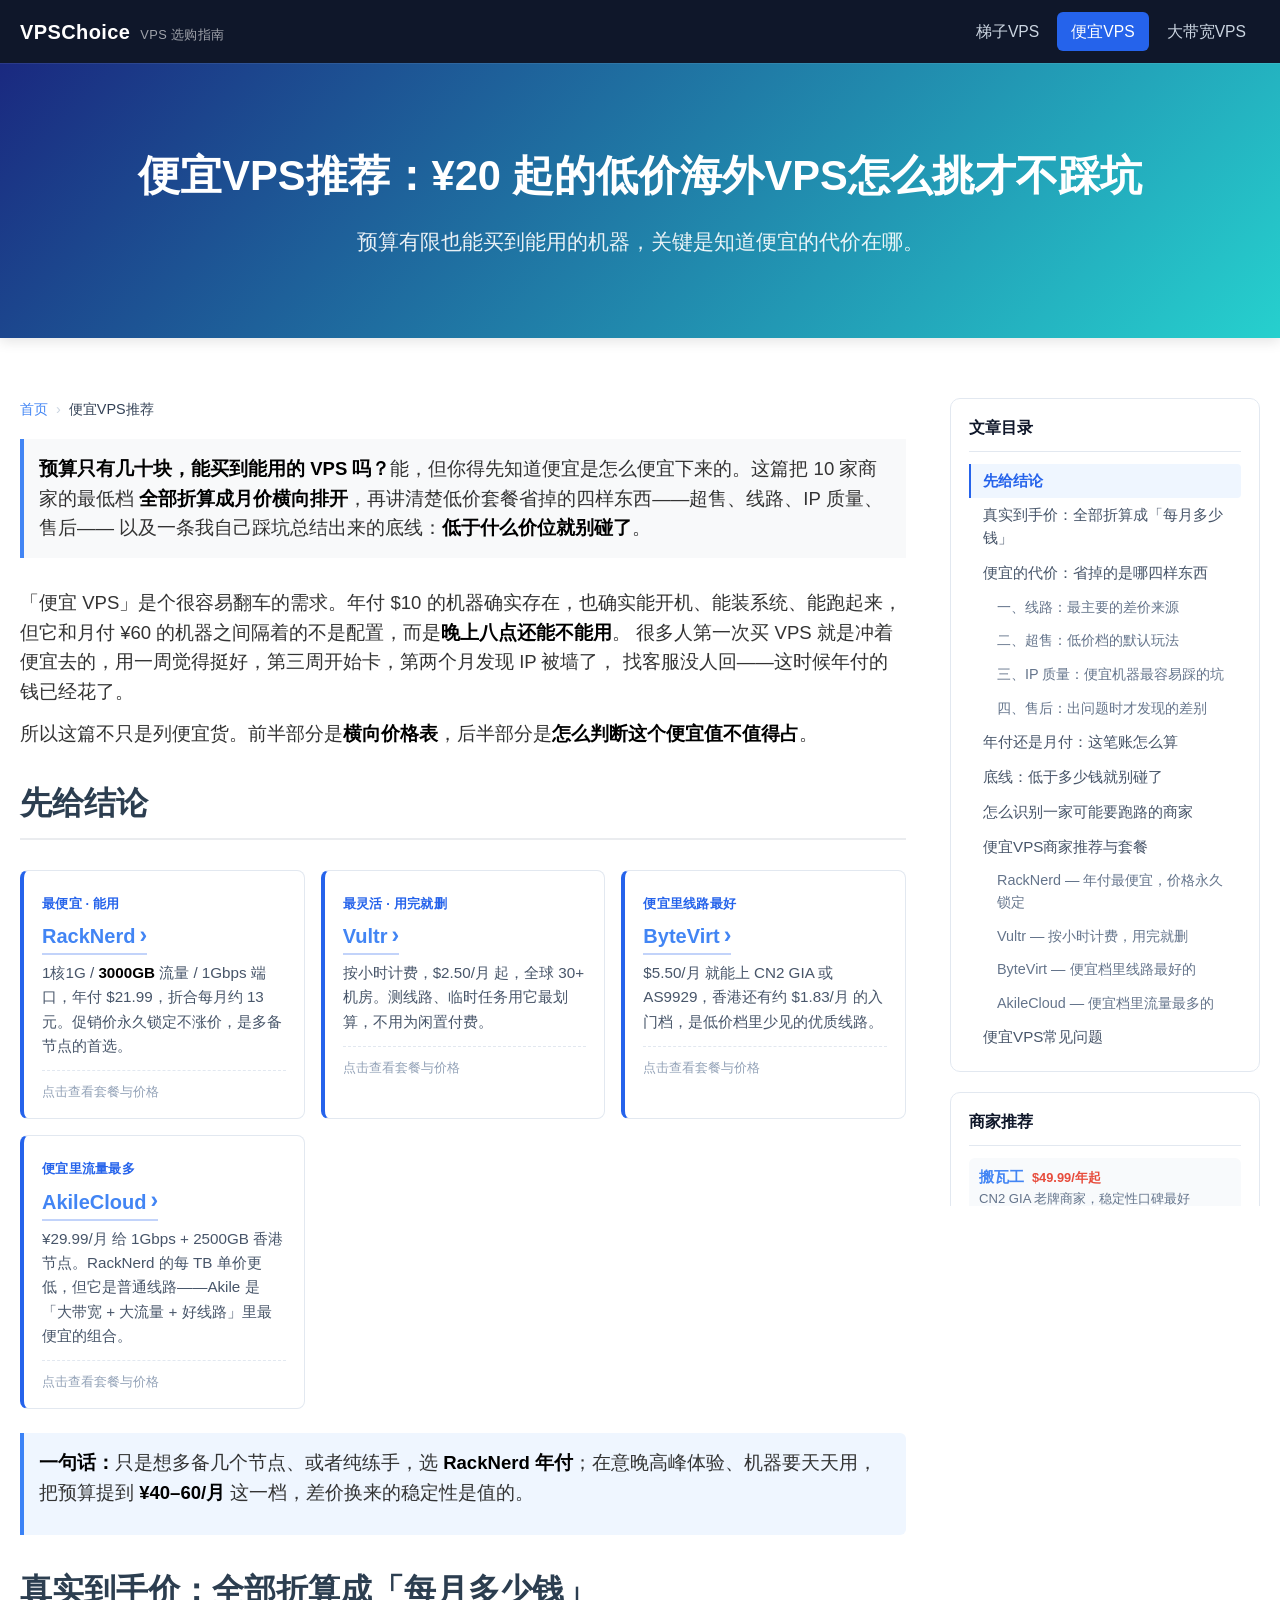
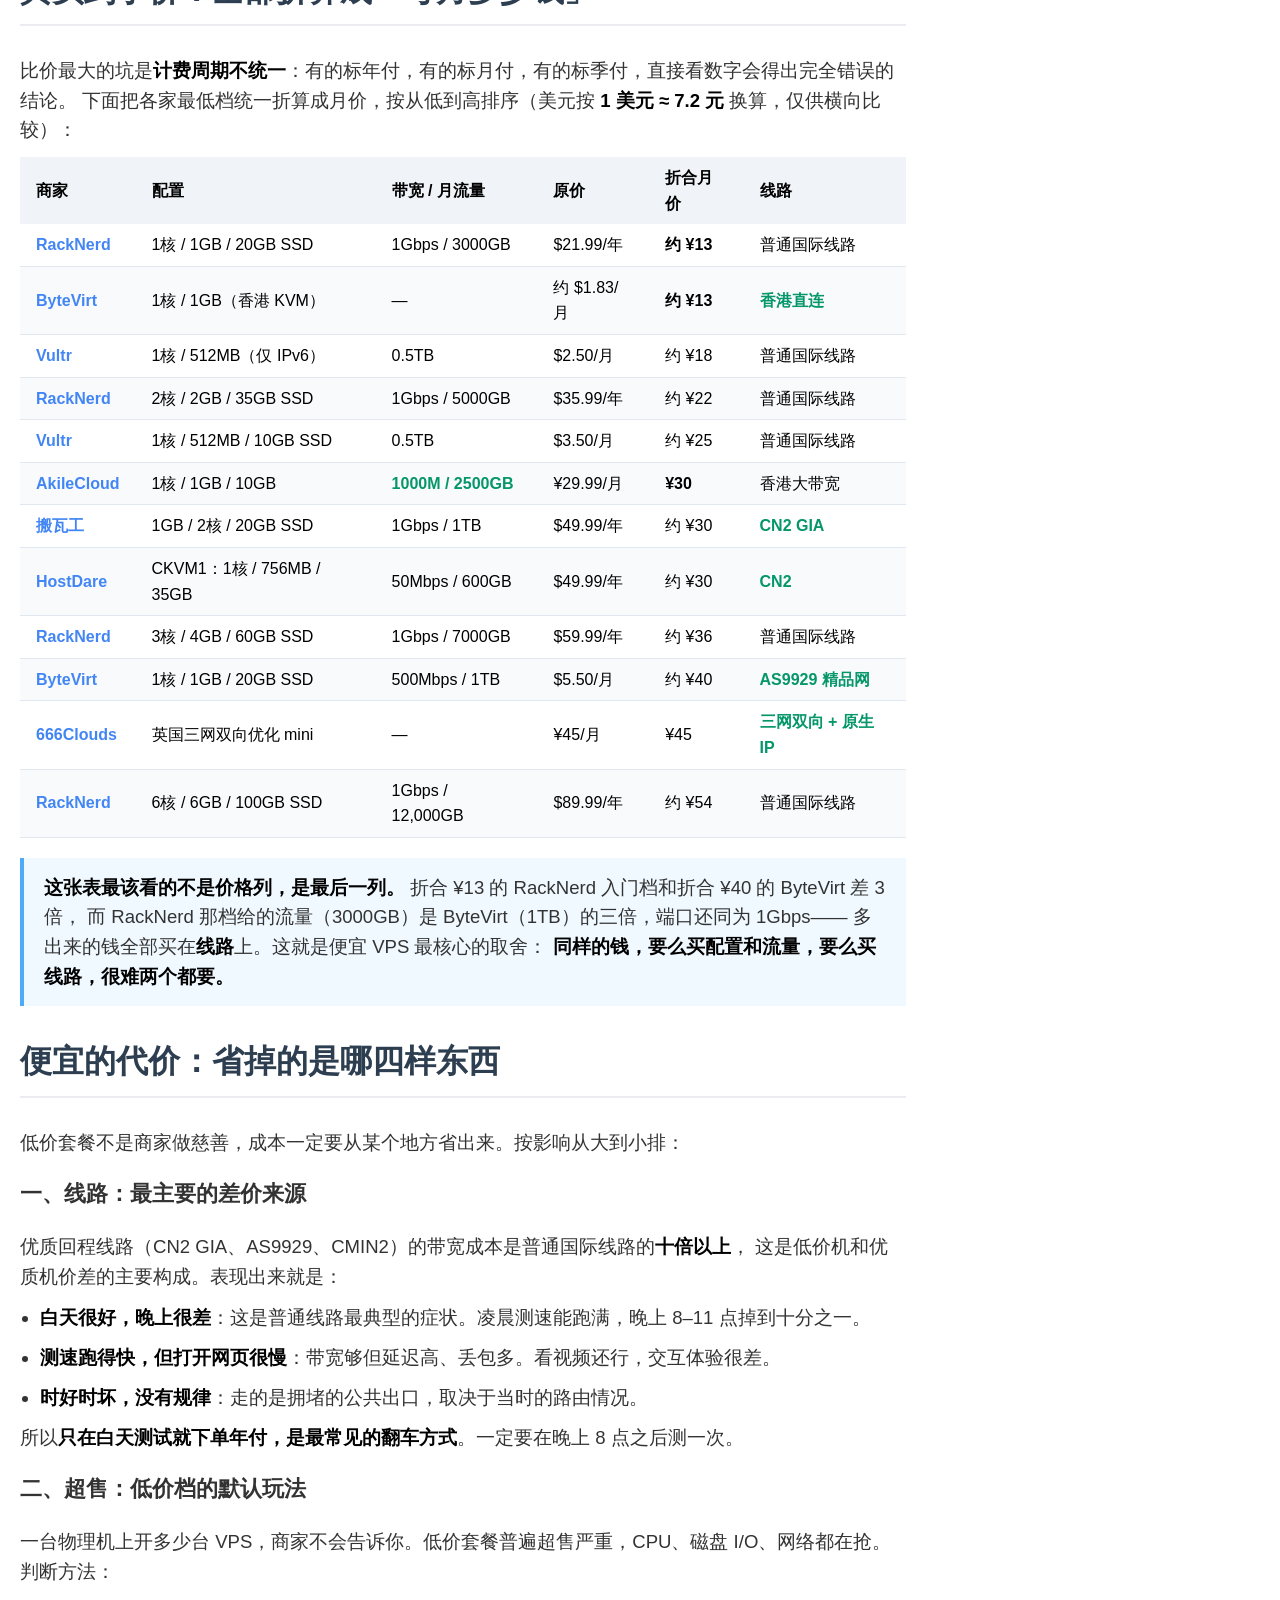
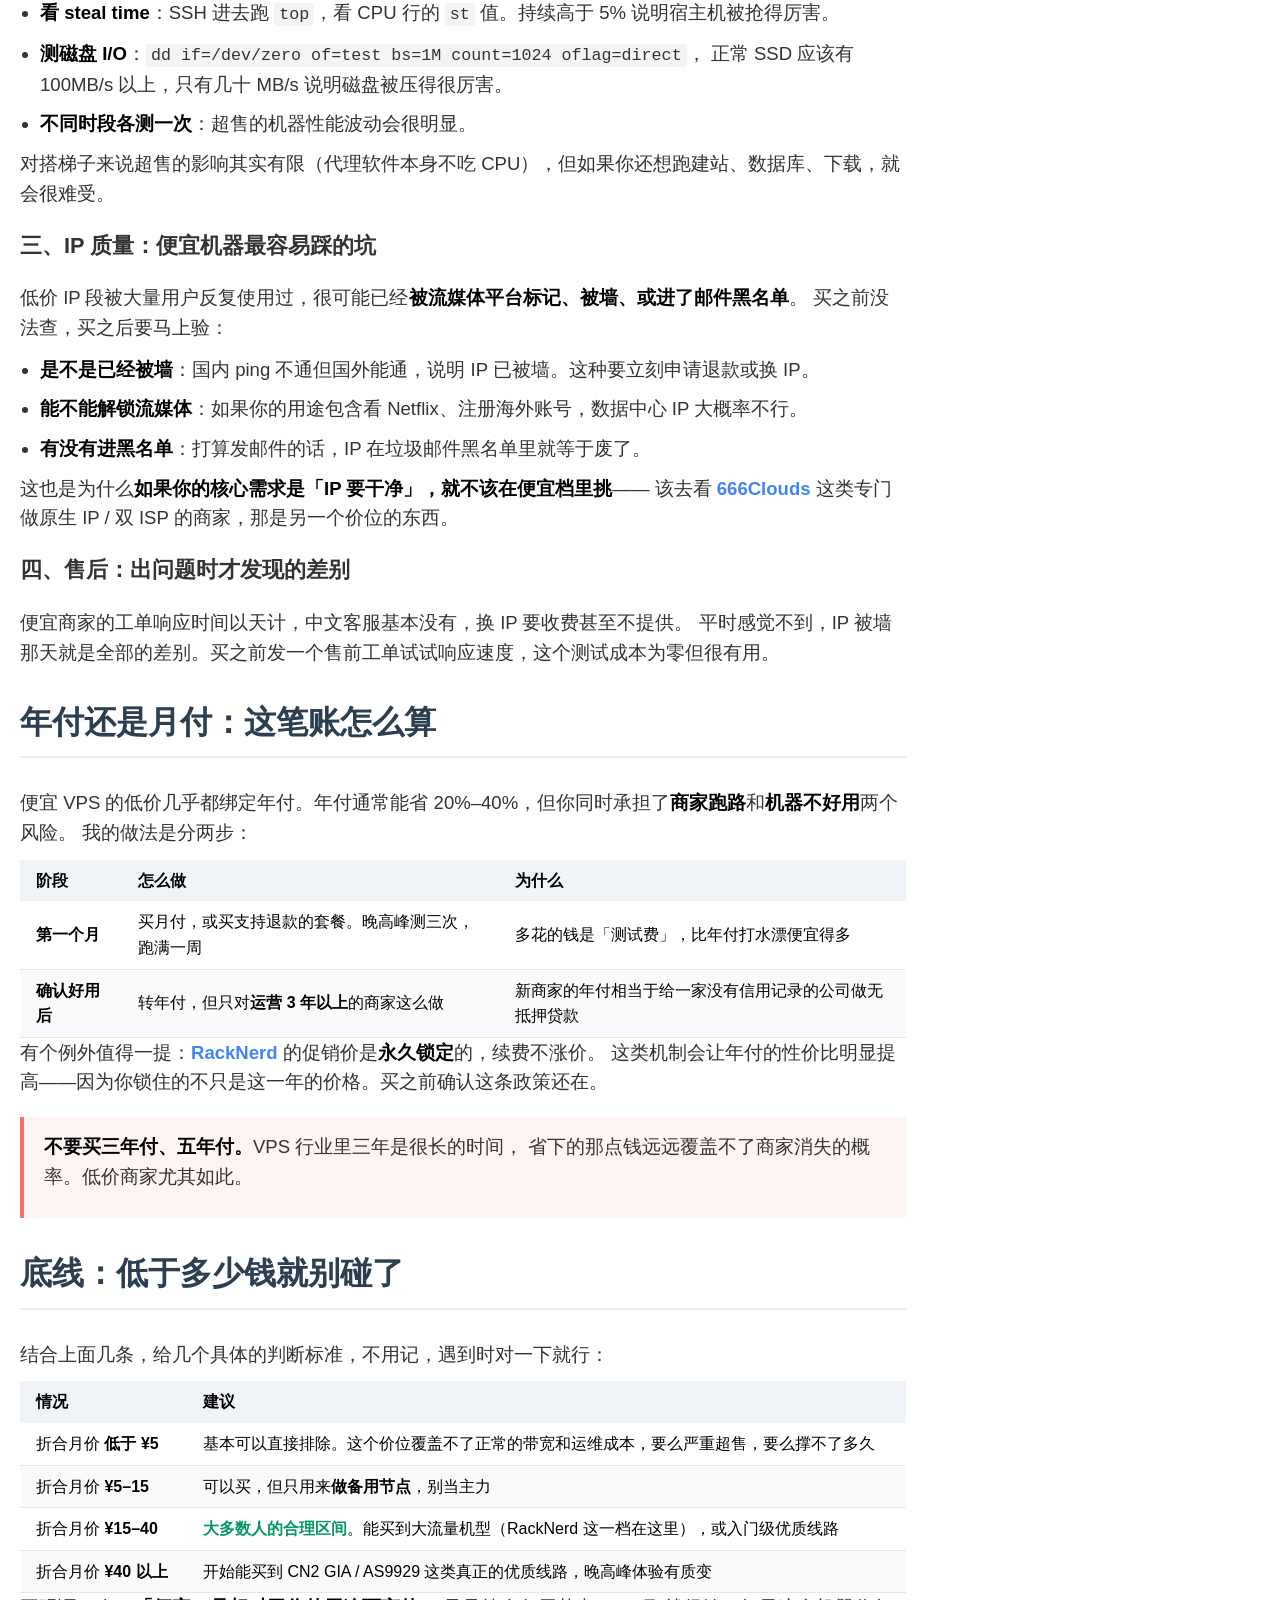
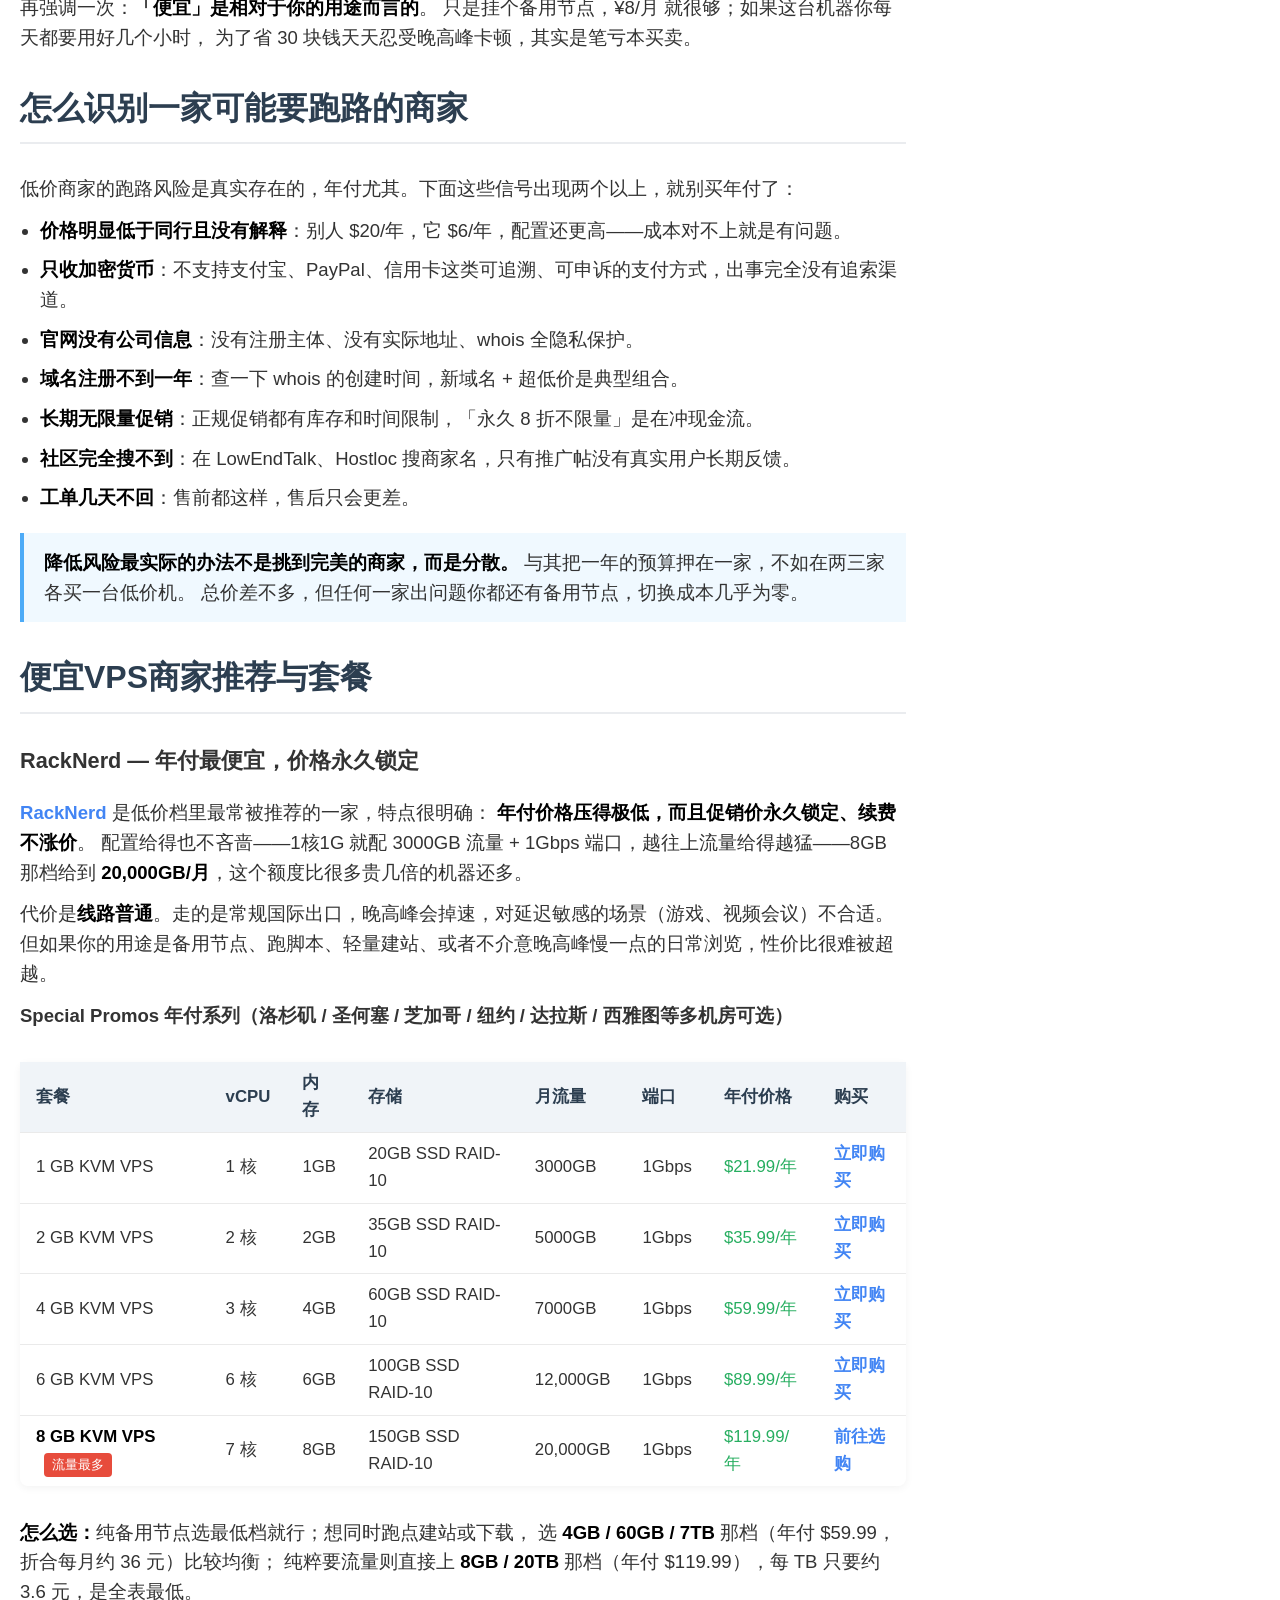
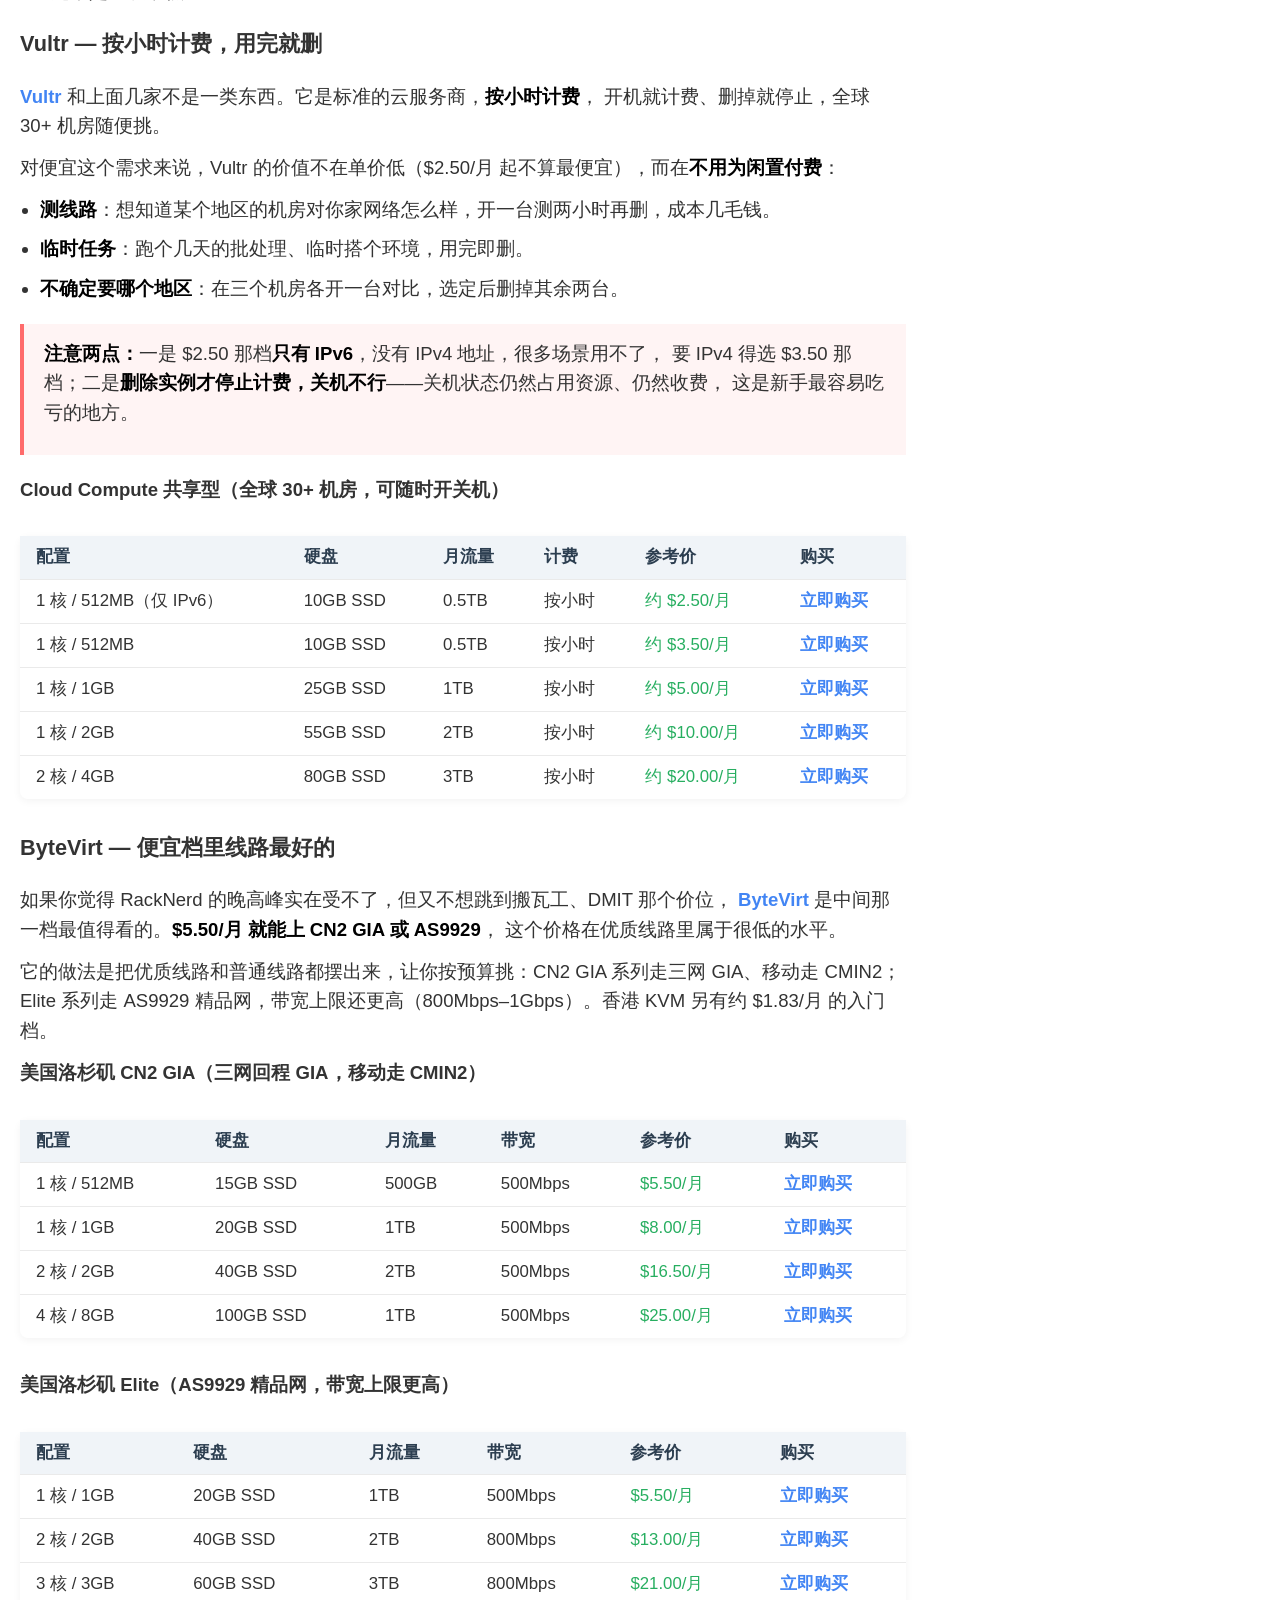
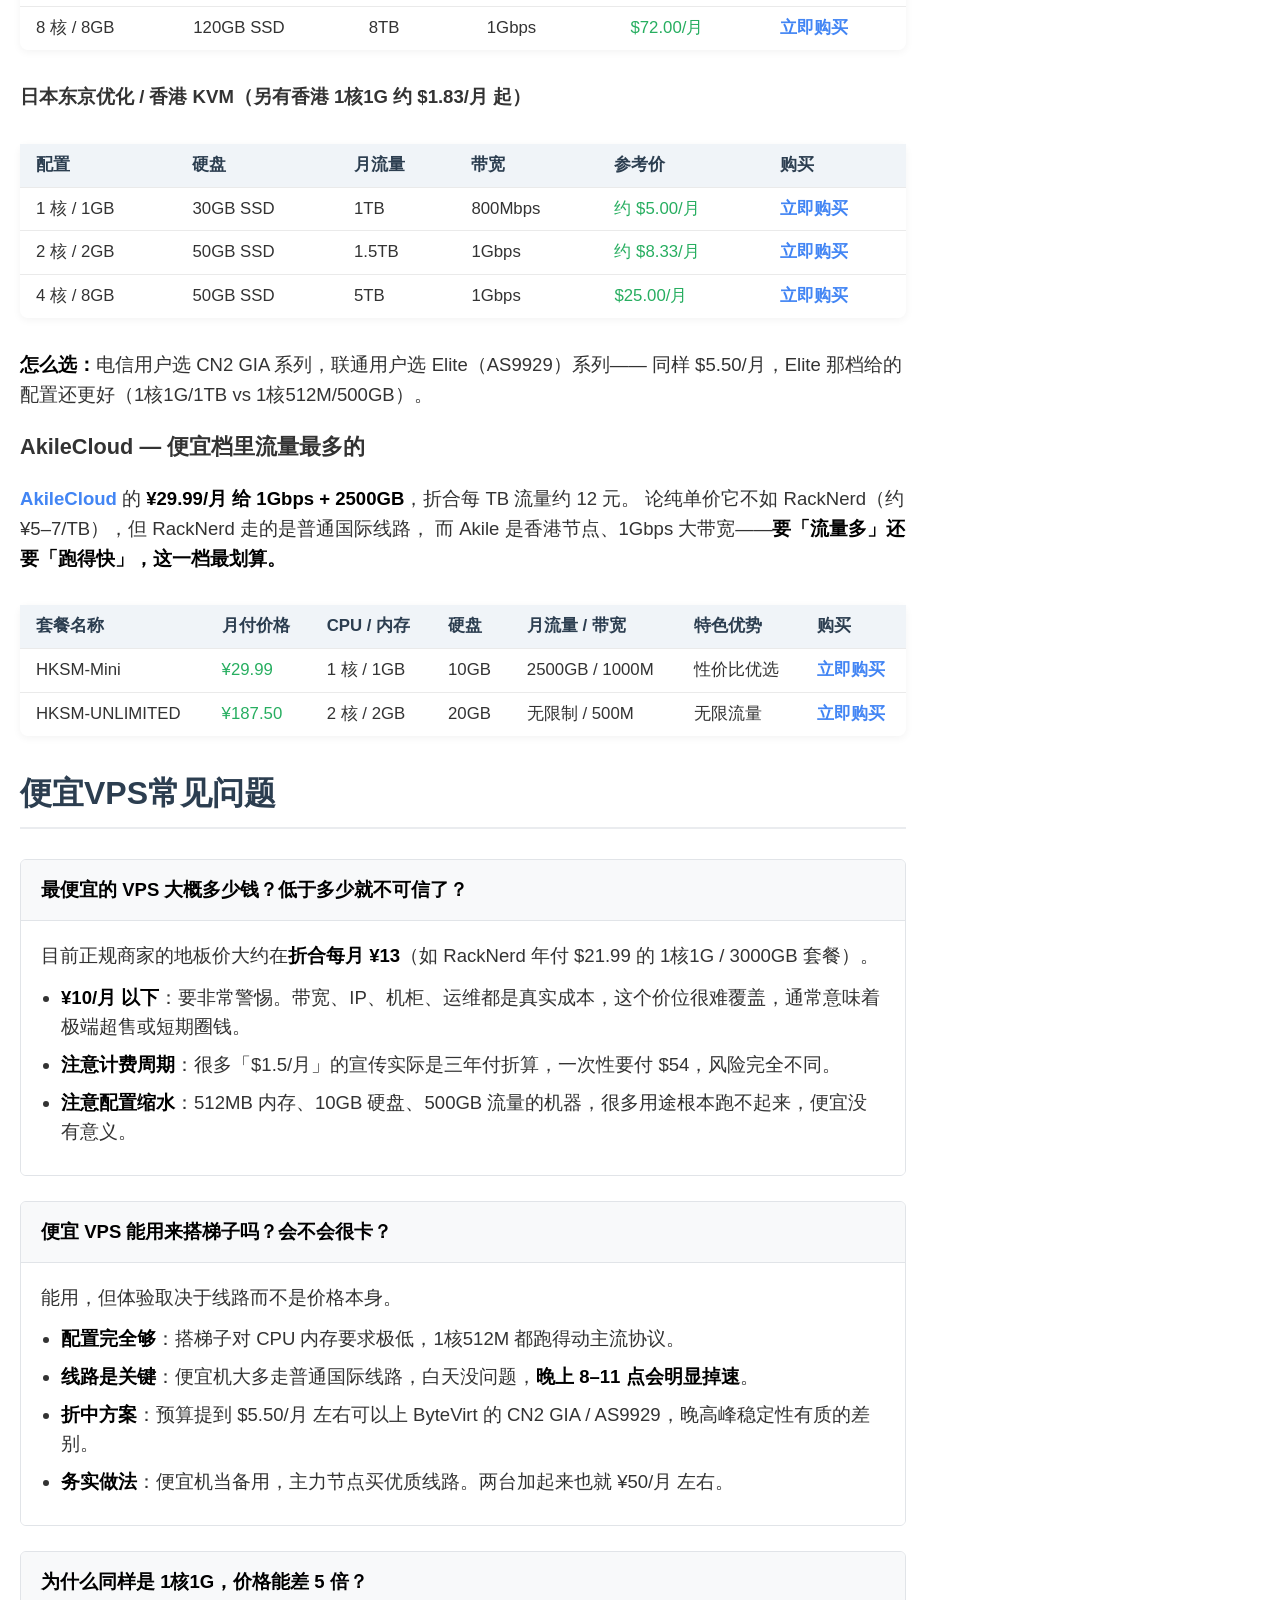
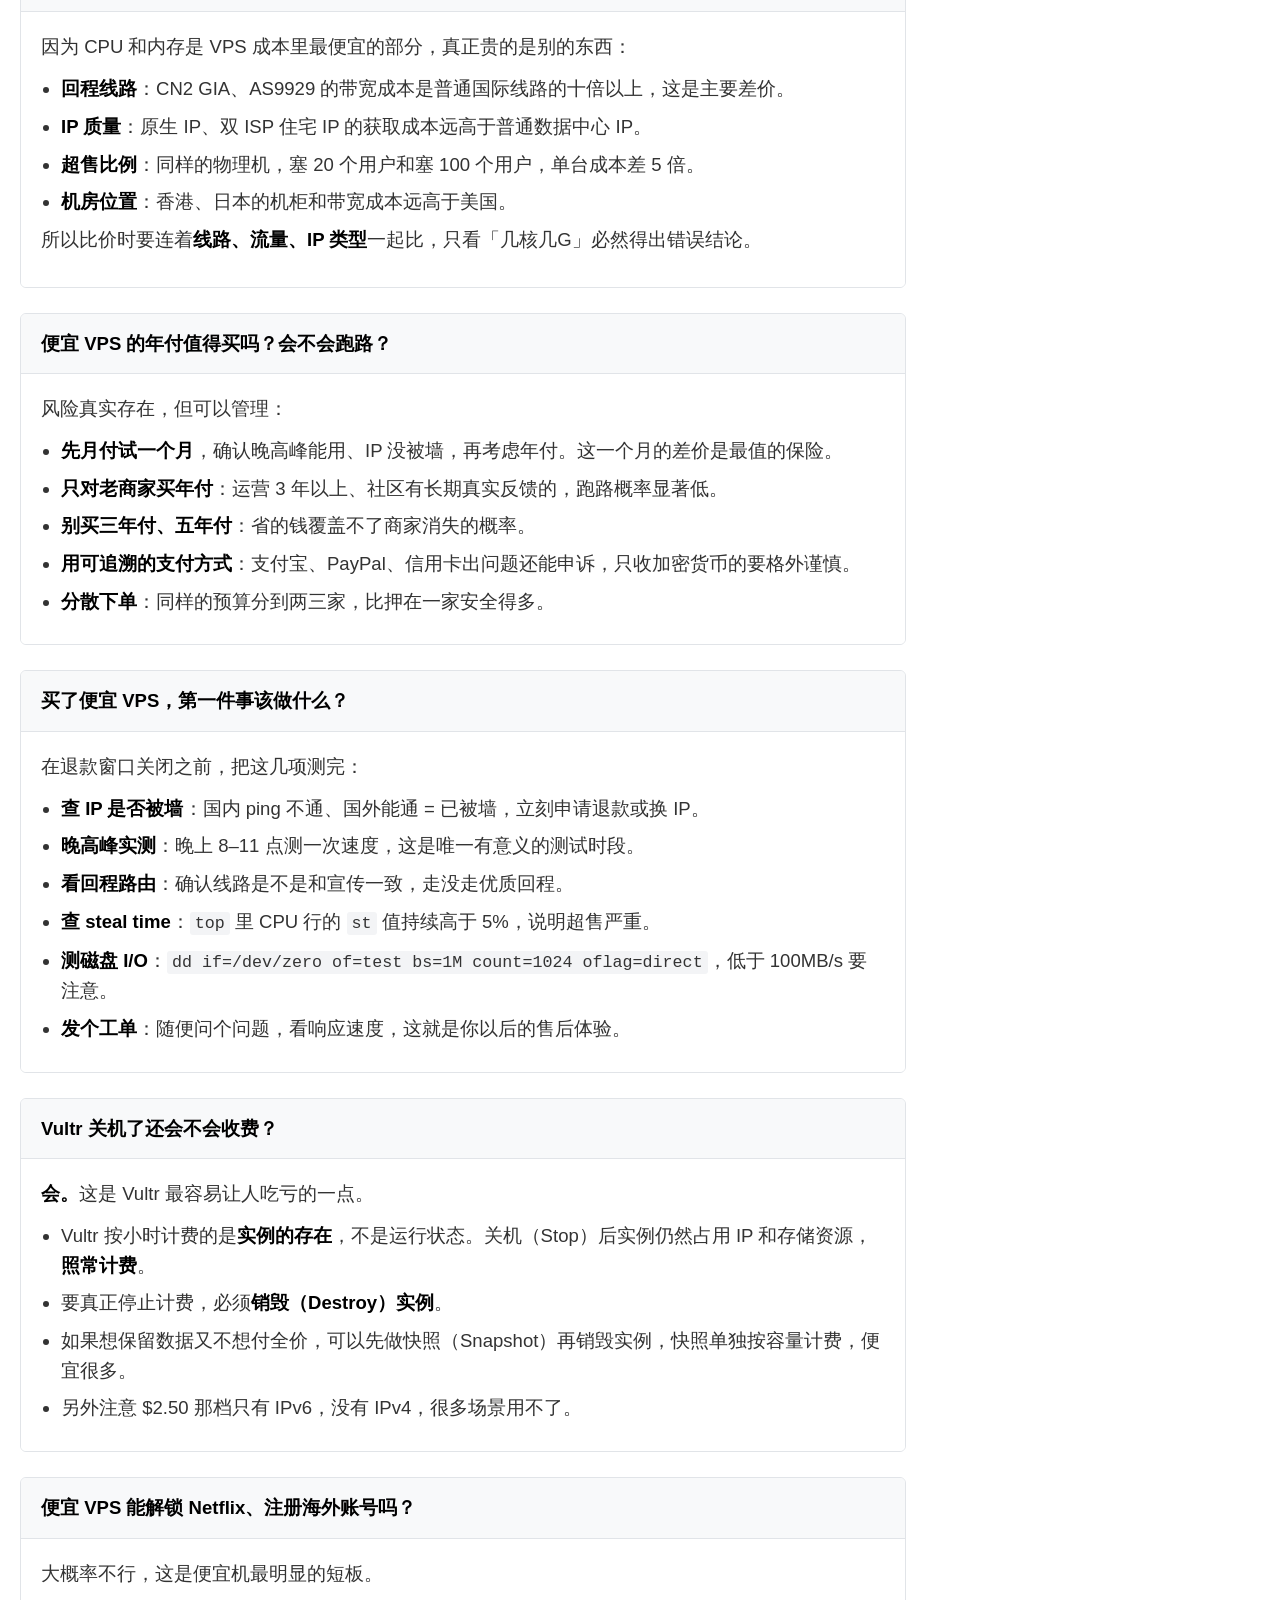
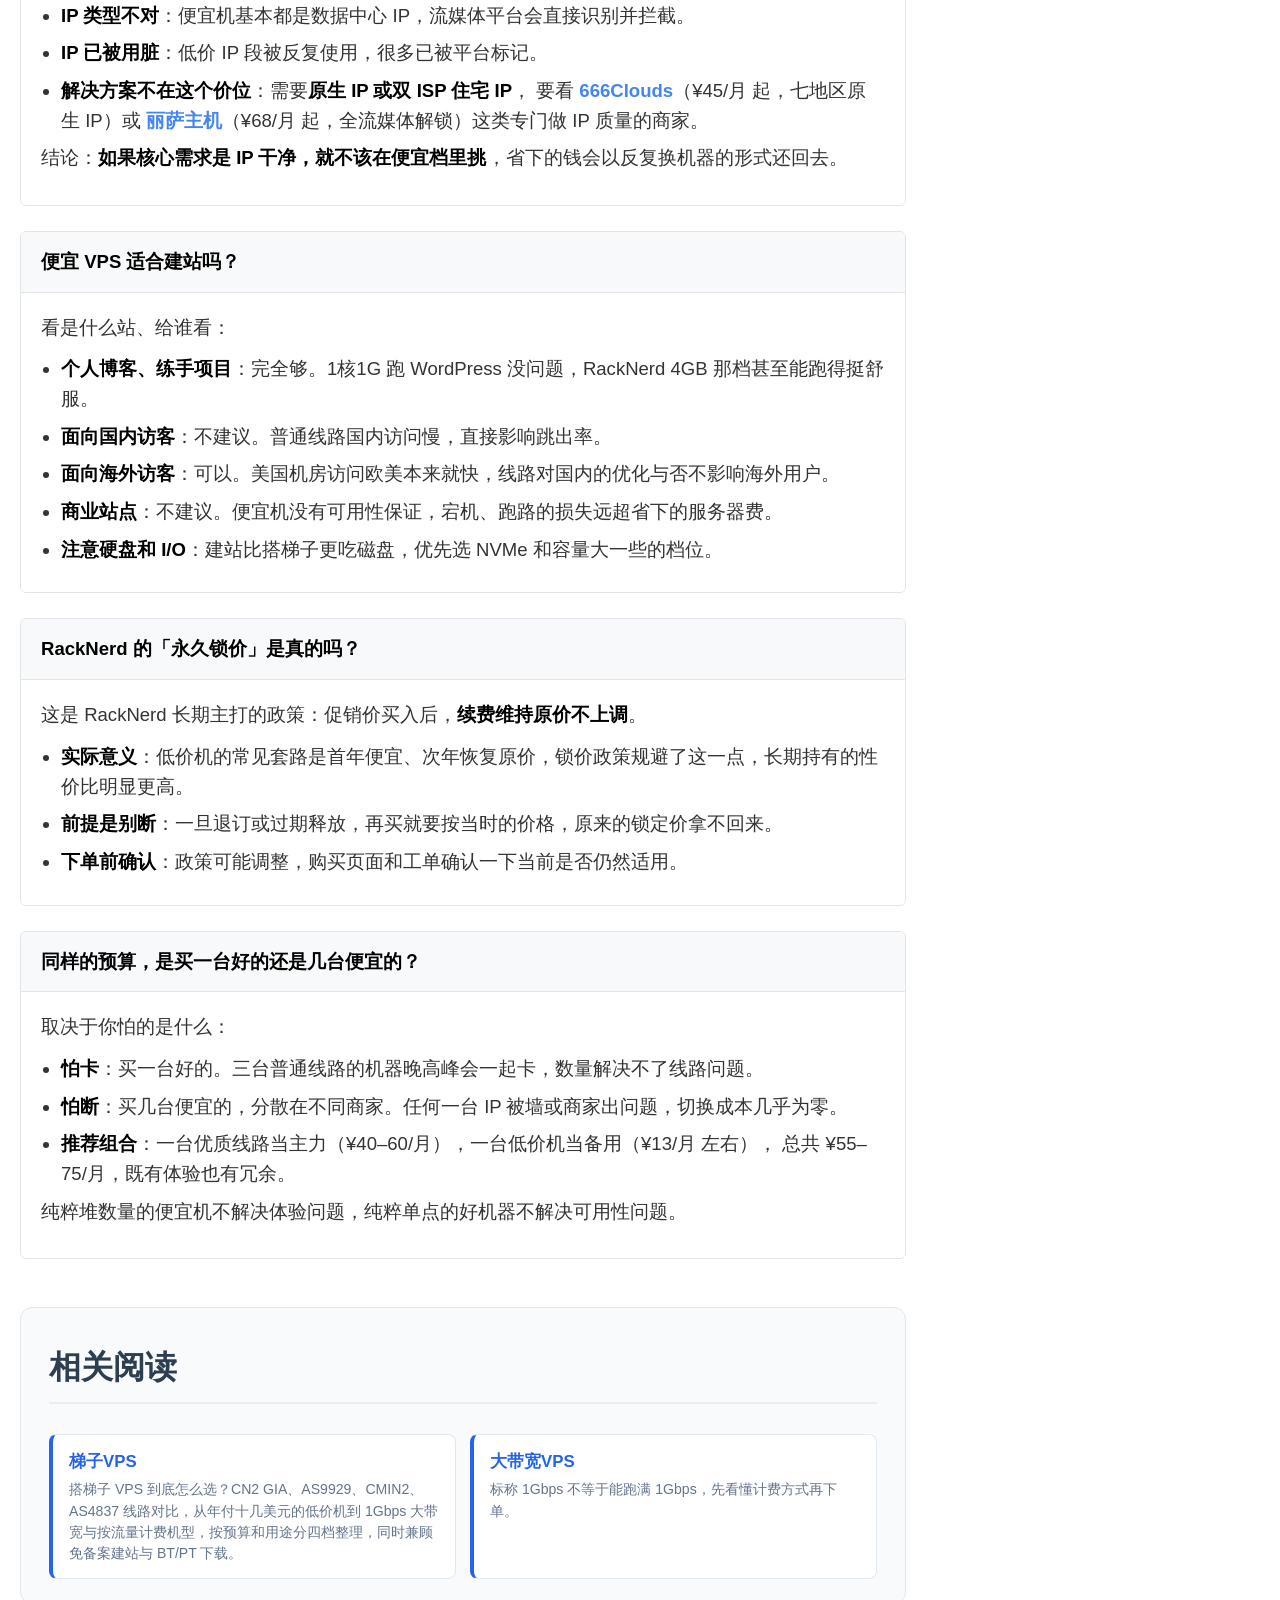
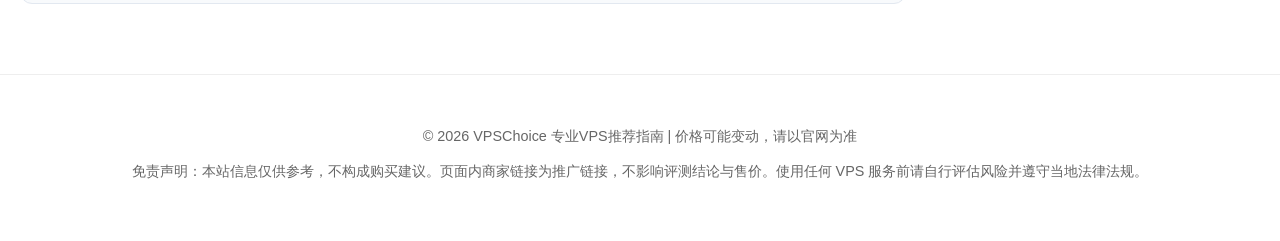
<file: cheap-vps/index.html>
<!DOCTYPE html>
<html lang="zh-CN">

<head>
    <meta charset="UTF-8">
    <meta name="viewport" content="width=device-width, initial-scale=1.0">
    <title>便宜VPS推荐2026：¥20起的低价海外VPS怎么挑不踩坑</title>
    <meta name="description" content="按价格档位横向对比便宜 VPS，讲清低价套餐的真实代价：超售、线路、IP 质量与跑路风险，并给出年付月付折算与安全档位建议。">
    <meta name="keywords" content="便宜vps,哪家vps便宜,便宜国外vps,便宜又好用的vps,高性能便宜vps,便宜廉价vps,低价vps推荐">
    <link rel="canonical" href="https://vpschoice.github.io/cheap-vps/">
    <meta name="robots" content="index, follow, max-snippet:-1, max-image-preview:large">
    <meta name="author" content="VPSChoice">
    <meta name="theme-color" content="#1a2980">

    <!-- Open Graph / 社交分享 -->
    <meta property="og:type" content="article">
    <meta property="og:locale" content="zh_CN">
    <meta property="og:site_name" content="VPSChoice">
    <meta property="og:title" content="便宜VPS推荐2026：¥20起的低价海外VPS怎么挑不踩坑">
    <meta property="og:description" content="按价格档位横向对比便宜 VPS，讲清低价套餐的真实代价：超售、线路、IP 质量与跑路风险，并给出年付月付折算与安全档位建议。">
    <meta property="og:url" content="https://vpschoice.github.io/cheap-vps/">
    <meta property="og:image" content="https://vpschoice.github.io/static/ivps.png">
    <meta name="twitter:card" content="summary_large_image">
    <meta name="twitter:title" content="便宜VPS推荐2026：¥20起的低价海外VPS怎么挑不踩坑">
    <meta name="twitter:description" content="按价格档位横向对比便宜 VPS，讲清低价套餐的真实代价：超售、线路、IP 质量与跑路风险，并给出年付月付折算与安全档位建议。">
    <meta name="twitter:image" content="https://vpschoice.github.io/static/ivps.png">

    <link rel="shortcut icon" href="../static/favicon.ico" type="image/x-icon">
    <link rel="stylesheet" href="../static/css/main.css">
</head>

<body>
    <a class="skip-link" href="#main">跳到主要内容</a>

    <div class="site-bar">
        <div class="container site-bar-inner">
            <a class="site-logo" href="../">VPSChoice<span>VPS 选购指南</span></a>
            <button class="nav-toggle" type="button" aria-expanded="false" aria-controls="site-nav"
                aria-label="展开导航">菜单</button>
            <nav class="site-nav" id="site-nav" aria-label="主导航">
                <a href="../">梯子VPS</a>
                <a href="../cheap-vps/" class="is-current" aria-current="page">便宜VPS</a>
                <a href="../high-bandwidth-vps/">大带宽VPS</a>
            </nav>
        </div>
    </div>

    <header>
        <div class="container">
            <h1>便宜VPS推荐：¥20 起的低价海外VPS怎么挑才不踩坑</h1>
            <p>预算有限也能买到能用的机器，关键是知道便宜的代价在哪。</p>
        </div>
    </header>

    <div class="container layout">
        <main class="main-col" id="main">
            <nav class="breadcrumb" aria-label="面包屑"><a href="../">首页</a><i>›</i><span aria-current="page">便宜VPS推荐</span></nav>

            <div class="article-top">
    <div class="article-intro">
        <strong>预算只有几十块，能买到能用的 VPS 吗？</strong>能，但你得先知道便宜是怎么便宜下来的。这篇把 10 家商家的最低档
        <strong>全部折算成月价横向排开</strong>，再讲清楚低价套餐省掉的四样东西——超售、线路、IP 质量、售后——
        以及一条我自己踩坑总结出来的底线：<strong>低于什么价位就别碰了</strong>。
    </div>
    <p>
        「便宜 VPS」是个很容易翻车的需求。年付 $10 的机器确实存在，也确实能开机、能装系统、能跑起来，
        但它和月付 ¥60 的机器之间隔着的不是配置，而是<strong>晚上八点还能不能用</strong>。
        很多人第一次买 VPS 就是冲着便宜去的，用一周觉得挺好，第三周开始卡，第两个月发现 IP 被墙了，
        找客服没人回——这时候年付的钱已经花了。
    </p>
    <p>
        所以这篇不只是列便宜货。前半部分是<strong>横向价格表</strong>，后半部分是<strong>怎么判断这个便宜值不值得占</strong>。
    </p>
</div>

<section>
    <h2 id="quick-answer">先给结论</h2>
    <div class="pick-grid">
        <div class="pick">
            <span class="pick-label">最便宜 · 能用</span>
            <p class="pick-name"><a href="https://my.racknerd.com/aff.php?aff=15319" target="_blank" rel="noreferrer noopener nofollow sponsored">RackNerd</a></p>
            <p class="pick-why">1核1G / <strong>3000GB</strong> 流量 / 1Gbps 端口，年付 $21.99，折合每月约 13 元。促销价永久锁定不涨价，是多备节点的首选。</p>
        </div>
        <div class="pick">
            <span class="pick-label">最灵活 · 用完就删</span>
            <p class="pick-name"><a href="https://www.vultr.com/?ref=9912218-9J" target="_blank" rel="noreferrer noopener nofollow sponsored">Vultr</a></p>
            <p class="pick-why">按小时计费，$2.50/月 起，全球 30+ 机房。测线路、临时任务用它最划算，不用为闲置付费。</p>
        </div>
        <div class="pick">
            <span class="pick-label">便宜里线路最好</span>
            <p class="pick-name"><a href="https://vpszhijia.com/recommends/bytevirt" target="_blank" rel="noreferrer noopener nofollow sponsored">ByteVirt</a></p>
            <p class="pick-why">$5.50/月 就能上 CN2 GIA 或 AS9929，香港还有约 $1.83/月 的入门档，是低价档里少见的优质线路。</p>
        </div>
        <div class="pick">
            <span class="pick-label">便宜里流量最多</span>
            <p class="pick-name"><a href="https://akile.ai/register?aff_code=6ade96e3-44db-43ae-9cc1-06512ae5d708" target="_blank" rel="noreferrer noopener nofollow sponsored">AkileCloud</a></p>
            <p class="pick-why">¥29.99/月 给 1Gbps + 2500GB 香港节点。RackNerd 的每 TB 单价更低，但它是普通线路——Akile 是「大带宽 + 大流量 + 好线路」里最便宜的组合。</p>
        </div>
    </div>
    <div class="note">
        <p>
            <strong>一句话：</strong>只是想多备几个节点、或者纯练手，选
            <strong>RackNerd 年付</strong>；在意晚高峰体验、机器要天天用，把预算提到
            <strong>¥40–60/月</strong> 这一档，差价换来的稳定性是值的。
        </p>
    </div>
</section>

<section>
    <h2 id="price-table">真实到手价：全部折算成「每月多少钱」</h2>
    <p>
        比价最大的坑是<strong>计费周期不统一</strong>：有的标年付，有的标月付，有的标季付，直接看数字会得出完全错误的结论。
        下面把各家最低档统一折算成月价，按从低到高排序（美元按 <strong>1 美元 ≈ 7.2 元</strong> 换算，仅供横向比较）：
    </p>
    <div class="vps-table">
        <table>
            <thead>
                <tr>
                    <th>商家</th>
                    <th>配置</th>
                    <th>带宽 / 月流量</th>
                    <th>原价</th>
                    <th>折合月价</th>
                    <th>线路</th>
                </tr>
            </thead>
            <tbody>
<tr>
                    <td><strong><a href="https://my.racknerd.com/aff.php?aff=15319" target="_blank" rel="noreferrer noopener nofollow sponsored">RackNerd</a></strong></td>
                    <td>1核 / 1GB / 20GB SSD</td>
                    <td>1Gbps / 3000GB</td>
                    <td>$21.99/年</td>
                    <td class="price-tag"><strong>约 ¥13</strong></td>
                    <td>普通国际线路</td>
                </tr>
<tr>
                    <td><strong><a href="https://vpszhijia.com/recommends/bytevirt" target="_blank" rel="noreferrer noopener nofollow sponsored">ByteVirt</a></strong></td>
                    <td>1核 / 1GB（香港 KVM）</td>
                    <td>—</td>
                    <td>约 $1.83/月</td>
                    <td class="price-tag"><strong>约 ¥13</strong></td>
                    <td><span class="good">香港直连</span></td>
                </tr>
<tr>
                    <td><strong><a href="https://www.vultr.com/?ref=9912218-9J" target="_blank" rel="noreferrer noopener nofollow sponsored">Vultr</a></strong></td>
                    <td>1核 / 512MB（仅 IPv6）</td>
                    <td>0.5TB</td>
                    <td>$2.50/月</td>
                    <td class="price-tag">约 ¥18</td>
                    <td>普通国际线路</td>
                </tr>
<tr>
                    <td><a href="https://my.racknerd.com/aff.php?aff=15319" target="_blank" rel="noreferrer noopener nofollow sponsored">RackNerd</a></td>
                    <td>2核 / 2GB / 35GB SSD</td>
                    <td>1Gbps / 5000GB</td>
                    <td>$35.99/年</td>
                    <td class="price-tag">约 ¥22</td>
                    <td>普通国际线路</td>
                </tr>
<tr>
                    <td><a href="https://www.vultr.com/?ref=9912218-9J" target="_blank" rel="noreferrer noopener nofollow sponsored">Vultr</a></td>
                    <td>1核 / 512MB / 10GB SSD</td>
                    <td>0.5TB</td>
                    <td>$3.50/月</td>
                    <td class="price-tag">约 ¥25</td>
                    <td>普通国际线路</td>
                </tr>
<tr>
                    <td><strong><a href="https://akile.ai/register?aff_code=6ade96e3-44db-43ae-9cc1-06512ae5d708" target="_blank" rel="noreferrer noopener nofollow sponsored">AkileCloud</a></strong></td>
                    <td>1核 / 1GB / 10GB</td>
                    <td><span class="good">1000M / 2500GB</span></td>
                    <td>¥29.99/月</td>
                    <td class="price-tag"><strong>¥30</strong></td>
                    <td>香港大带宽</td>
                </tr>
<tr>
                    <td><a href="https://bwh81.net/aff.php?aff=83205" target="_blank" rel="noreferrer noopener nofollow sponsored">搬瓦工</a></td>
                    <td>1GB / 2核 / 20GB SSD</td>
                    <td>1Gbps / 1TB</td>
                    <td>$49.99/年</td>
                    <td class="price-tag">约 ¥30</td>
                    <td><span class="good">CN2 GIA</span></td>
                </tr>
<tr>
                    <td><a href="https://bill.hostdare.com/aff.php?aff=4226" target="_blank" rel="noreferrer noopener nofollow sponsored">HostDare</a></td>
                    <td>CKVM1：1核 / 756MB / 35GB</td>
                    <td>50Mbps / 600GB</td>
                    <td>$49.99/年</td>
                    <td class="price-tag">约 ¥30</td>
                    <td><span class="good">CN2</span></td>
                </tr>
<tr>
                    <td><a href="https://my.racknerd.com/aff.php?aff=15319" target="_blank" rel="noreferrer noopener nofollow sponsored">RackNerd</a></td>
                    <td>3核 / 4GB / 60GB SSD</td>
                    <td>1Gbps / 7000GB</td>
                    <td>$59.99/年</td>
                    <td class="price-tag">约 ¥36</td>
                    <td>普通国际线路</td>
                </tr>
<tr>
                    <td><a href="https://vpszhijia.com/recommends/bytevirt" target="_blank" rel="noreferrer noopener nofollow sponsored">ByteVirt</a></td>
                    <td>1核 / 1GB / 20GB SSD</td>
                    <td>500Mbps / 1TB</td>
                    <td>$5.50/月</td>
                    <td class="price-tag">约 ¥40</td>
                    <td><span class="good">AS9929 精品网</span></td>
                </tr>
<tr>
                    <td><a href="https://www.666clouds.com/aff.php?aff=4601" target="_blank" rel="noreferrer noopener nofollow sponsored">666Clouds</a></td>
                    <td>英国三网双向优化 mini</td>
                    <td>—</td>
                    <td>¥45/月</td>
                    <td class="price-tag">¥45</td>
                    <td><span class="good">三网双向 + 原生 IP</span></td>
                </tr>
<tr>
                    <td><a href="https://my.racknerd.com/aff.php?aff=15319" target="_blank" rel="noreferrer noopener nofollow sponsored">RackNerd</a></td>
                    <td>6核 / 6GB / 100GB SSD</td>
                    <td>1Gbps / 12,000GB</td>
                    <td>$89.99/年</td>
                    <td class="price-tag">约 ¥54</td>
                    <td>普通国际线路</td>
                </tr>
            </tbody>
        </table>
    </div>
    <div class="tip">
        <p>
            <strong>这张表最该看的不是价格列，是最后一列。</strong>
            折合 ¥13 的 RackNerd 入门档和折合 ¥40 的 ByteVirt 差 3 倍，
            而 RackNerd 那档给的流量（3000GB）是 ByteVirt（1TB）的三倍，端口还同为 1Gbps——
            多出来的钱全部买在<strong>线路</strong>上。这就是便宜 VPS 最核心的取舍：
            <strong>同样的钱，要么买配置和流量，要么买线路，很难两个都要。</strong>
        </p>
    </div>
</section>

<section>
    <h2 id="the-cost">便宜的代价：省掉的是哪四样东西</h2>
    <p>低价套餐不是商家做慈善，成本一定要从某个地方省出来。按影响从大到小排：</p>

    <h3 id="cost-route">一、线路：最主要的差价来源</h3>
    <p>
        优质回程线路（CN2 GIA、AS9929、CMIN2）的带宽成本是普通国际线路的<strong>十倍以上</strong>，
        这是低价机和优质机价差的主要构成。表现出来就是：
    </p>
    <ul>
        <li><strong>白天很好，晚上很差</strong>：这是普通线路最典型的症状。凌晨测速能跑满，晚上 8–11 点掉到十分之一。</li>
        <li><strong>测速跑得快，但打开网页很慢</strong>：带宽够但延迟高、丢包多。看视频还行，交互体验很差。</li>
        <li><strong>时好时坏，没有规律</strong>：走的是拥堵的公共出口，取决于当时的路由情况。</li>
    </ul>
    <p>
        所以<strong>只在白天测试就下单年付，是最常见的翻车方式</strong>。一定要在晚上 8 点之后测一次。
    </p>

    <h3 id="cost-oversell">二、超售：低价档的默认玩法</h3>
    <p>
        一台物理机上开多少台 VPS，商家不会告诉你。低价套餐普遍超售严重，CPU、磁盘 I/O、网络都在抢。
        判断方法：
    </p>
    <ul>
        <li><strong>看 steal time</strong>：SSH 进去跑 <code>top</code>，看 CPU 行的 <code>st</code> 值。持续高于 5% 说明宿主机被抢得厉害。</li>
        <li><strong>测磁盘 I/O</strong>：<code>dd if=/dev/zero of=test bs=1M count=1024 oflag=direct</code>，
            正常 SSD 应该有 100MB/s 以上，只有几十 MB/s 说明磁盘被压得很厉害。</li>
        <li><strong>不同时段各测一次</strong>：超售的机器性能波动会很明显。</li>
    </ul>
    <p>
        对搭梯子来说超售的影响其实有限（代理软件本身不吃 CPU），但如果你还想跑建站、数据库、下载，就会很难受。
    </p>

    <h3 id="cost-ip">三、IP 质量：便宜机器最容易踩的坑</h3>
    <p>
        低价 IP 段被大量用户反复使用过，很可能已经<strong>被流媒体平台标记、被墙、或进了邮件黑名单</strong>。
        买之前没法查，买之后要马上验：
    </p>
    <ul>
        <li><strong>是不是已经被墙</strong>：国内 ping 不通但国外能通，说明 IP 已被墙。这种要立刻申请退款或换 IP。</li>
        <li><strong>能不能解锁流媒体</strong>：如果你的用途包含看 Netflix、注册海外账号，数据中心 IP 大概率不行。</li>
        <li><strong>有没有进黑名单</strong>：打算发邮件的话，IP 在垃圾邮件黑名单里就等于废了。</li>
    </ul>
    <p>
        这也是为什么<strong>如果你的核心需求是「IP 要干净」，就不该在便宜档里挑</strong>——
        该去看 <a href="https://www.666clouds.com/aff.php?aff=4601" target="_blank" rel="noreferrer noopener nofollow sponsored">666Clouds</a> 这类专门做原生 IP / 双 ISP 的商家，那是另一个价位的东西。
    </p>

    <h3 id="cost-support">四、售后：出问题时才发现的差别</h3>
    <p>
        便宜商家的工单响应时间以天计，中文客服基本没有，换 IP 要收费甚至不提供。
        平时感觉不到，IP 被墙那天就是全部的差别。买之前发一个售前工单试试响应速度，这个测试成本为零但很有用。
    </p>
</section>

<section>
    <h2 id="annual-vs-monthly">年付还是月付：这笔账怎么算</h2>
    <p>
        便宜 VPS 的低价几乎都绑定年付。年付通常能省 20%–40%，但你同时承担了<strong>商家跑路</strong>和<strong>机器不好用</strong>两个风险。
        我的做法是分两步：
    </p>
    <div class="vps-table">
        <table>
            <thead>
                <tr>
                    <th>阶段</th>
                    <th>怎么做</th>
                    <th>为什么</th>
                </tr>
            </thead>
            <tbody>
                <tr>
                    <td><strong>第一个月</strong></td>
                    <td>买月付，或买支持退款的套餐。晚高峰测三次，跑满一周</td>
                    <td>多花的钱是「测试费」，比年付打水漂便宜得多</td>
                </tr>
                <tr>
                    <td><strong>确认好用后</strong></td>
                    <td>转年付，但只对<strong>运营 3 年以上</strong>的商家这么做</td>
                    <td>新商家的年付相当于给一家没有信用记录的公司做无抵押贷款</td>
                </tr>
            </tbody>
        </table>
    </div>
    <p>
        有个例外值得一提：<a href="https://my.racknerd.com/aff.php?aff=15319" target="_blank" rel="noreferrer noopener nofollow sponsored">RackNerd</a> 的促销价是<strong>永久锁定</strong>的，续费不涨价。
        这类机制会让年付的性价比明显提高——因为你锁住的不只是这一年的价格。买之前确认这条政策还在。
    </p>
    <div class="warning">
        <p>
            <strong>不要买三年付、五年付。</strong>VPS 行业里三年是很长的时间，
            省下的那点钱远远覆盖不了商家消失的概率。低价商家尤其如此。
        </p>
    </div>
</section>

<section>
    <h2 id="floor">底线：低于多少钱就别碰了</h2>
    <p>结合上面几条，给几个具体的判断标准，不用记，遇到时对一下就行：</p>
    <div class="vps-table">
        <table>
            <thead>
                <tr>
                    <th>情况</th>
                    <th>建议</th>
                </tr>
            </thead>
            <tbody>
                <tr>
                    <td>折合月价 <strong>低于 ¥5</strong></td>
                    <td>基本可以直接排除。这个价位覆盖不了正常的带宽和运维成本，要么严重超售，要么撑不了多久</td>
                </tr>
                <tr>
                    <td>折合月价 <strong>¥5–15</strong></td>
                    <td>可以买，但只用来<strong>做备用节点</strong>，别当主力</td>
                </tr>
                <tr>
                    <td>折合月价 <strong>¥15–40</strong></td>
                    <td><span class="good">大多数人的合理区间</span>。能买到大流量机型（RackNerd 这一档在这里），或入门级优质线路</td>
                </tr>
                <tr>
                    <td>折合月价 <strong>¥40 以上</strong></td>
                    <td>开始能买到 CN2 GIA / AS9929 这类真正的优质线路，晚高峰体验有质变</td>
                </tr>
            </tbody>
        </table>
    </div>
    <p>
        再强调一次：<strong>「便宜」是相对于你的用途而言的</strong>。
        只是挂个备用节点，¥8/月 就很够；如果这台机器你每天都要用好几个小时，
        为了省 30 块钱天天忍受晚高峰卡顿，其实是笔亏本买卖。
    </p>
</section>

<section>
    <h2 id="red-flags">怎么识别一家可能要跑路的商家</h2>
    <p>低价商家的跑路风险是真实存在的，年付尤其。下面这些信号出现两个以上，就别买年付了：</p>
    <ul>
        <li><strong>价格明显低于同行且没有解释</strong>：别人 $20/年，它 $6/年，配置还更高——成本对不上就是有问题。</li>
        <li><strong>只收加密货币</strong>：不支持支付宝、PayPal、信用卡这类可追溯、可申诉的支付方式，出事完全没有追索渠道。</li>
        <li><strong>官网没有公司信息</strong>：没有注册主体、没有实际地址、whois 全隐私保护。</li>
        <li><strong>域名注册不到一年</strong>：查一下 whois 的创建时间，新域名 + 超低价是典型组合。</li>
        <li><strong>长期无限量促销</strong>：正规促销都有库存和时间限制，「永久 8 折不限量」是在冲现金流。</li>
        <li><strong>社区完全搜不到</strong>：在 LowEndTalk、Hostloc 搜商家名，只有推广帖没有真实用户长期反馈。</li>
        <li><strong>工单几天不回</strong>：售前都这样，售后只会更差。</li>
    </ul>
    <div class="tip">
        <p>
            <strong>降低风险最实际的办法不是挑到完美的商家，而是分散。</strong>
            与其把一年的预算押在一家，不如在两三家各买一台低价机。
            总价差不多，但任何一家出问题你都还有备用节点，切换成本几乎为零。
        </p>
    </div>
</section>

<section>
    <h2 id="picks">便宜VPS商家推荐与套餐</h2>

    <h3 id="pick-racknerd">RackNerd — 年付最便宜，价格永久锁定</h3>
    <p>
        <a href="https://my.racknerd.com/aff.php?aff=15319" target="_blank" rel="noreferrer noopener nofollow sponsored">RackNerd</a> 是低价档里最常被推荐的一家，特点很明确：
        <strong>年付价格压得极低，而且促销价永久锁定、续费不涨价</strong>。
        配置给得也不吝啬——1核1G 就配 3000GB 流量 + 1Gbps 端口，越往上流量给得越猛——8GB 那档给到 <strong>20,000GB/月</strong>，这个额度比很多贵几倍的机器还多。
    </p>
    <p>
        代价是<strong>线路普通</strong>。走的是常规国际出口，晚高峰会掉速，对延迟敏感的场景（游戏、视频会议）不合适。
        但如果你的用途是备用节点、跑脚本、轻量建站、或者不介意晚高峰慢一点的日常浏览，性价比很难被超越。
    </p>
    <b>Special Promos 年付系列（洛杉矶 / 圣何塞 / 芝加哥 / 纽约 / 达拉斯 / 西雅图等多机房可选）</b>
                            <table class="provider-table">
                                <thead><tr><th>套餐</th><th>vCPU</th><th>内存</th><th>存储</th><th>月流量</th><th>端口</th><th>年付价格</th><th>购买</th></tr></thead>
                                <tbody>
                                    <tr><td>1 GB KVM VPS</td><td>1 核</td><td>1GB</td><td>20GB SSD RAID-10</td><td>3000GB</td><td>1Gbps</td><td class="price-tag">$21.99/年</td><td class="rating"><a href="https://my.racknerd.com/aff.php?aff=15319&amp;pid=952" target="_blank" rel="noreferrer noopener nofollow sponsored">立即购买</a></td></tr>
                                    <tr><td>2 GB KVM VPS</td><td>2 核</td><td>2GB</td><td>35GB SSD RAID-10</td><td>5000GB</td><td>1Gbps</td><td class="price-tag">$35.99/年</td><td class="rating"><a href="https://my.racknerd.com/aff.php?aff=15319&amp;pid=953" target="_blank" rel="noreferrer noopener nofollow sponsored">立即购买</a></td></tr>
                                    <tr><td>4 GB KVM VPS</td><td>3 核</td><td>4GB</td><td>60GB SSD RAID-10</td><td>7000GB</td><td>1Gbps</td><td class="price-tag">$59.99/年</td><td class="rating"><a href="https://my.racknerd.com/aff.php?aff=15319&amp;pid=954" target="_blank" rel="noreferrer noopener nofollow sponsored">立即购买</a></td></tr>
                                    <tr><td>6 GB KVM VPS</td><td>6 核</td><td>6GB</td><td>100GB SSD RAID-10</td><td>12,000GB</td><td>1Gbps</td><td class="price-tag">$89.99/年</td><td class="rating"><a href="https://my.racknerd.com/aff.php?aff=15319&amp;pid=955" target="_blank" rel="noreferrer noopener nofollow sponsored">立即购买</a></td></tr>
                                    <tr><td><strong>8 GB KVM VPS</strong><span class="recommended-badge">流量最多</span></td><td>7 核</td><td>8GB</td><td>150GB SSD RAID-10</td><td>20,000GB</td><td>1Gbps</td><td class="price-tag">$119.99/年</td><td class="rating"><a href="https://my.racknerd.com/aff.php?aff=15319" target="_blank" rel="noreferrer noopener nofollow sponsored">前往选购</a></td></tr>
                                </tbody>
                            </table>
    <p>
        <strong>怎么选：</strong>纯备用节点选最低档就行；想同时跑点建站或下载，
        选 <strong>4GB / 60GB / 7TB</strong> 那档（年付 $59.99，折合每月约 36 元）比较均衡；
        纯粹要流量则直接上 <strong>8GB / 20TB</strong> 那档（年付 $119.99），每 TB 只要约 3.6 元，是全表最低。
    </p>

    <h3 id="pick-vultr">Vultr — 按小时计费，用完就删</h3>
    <p>
        <a href="https://www.vultr.com/?ref=9912218-9J" target="_blank" rel="noreferrer noopener nofollow sponsored">Vultr</a> 和上面几家不是一类东西。它是标准的云服务商，<strong>按小时计费</strong>，
        开机就计费、删掉就停止，全球 30+ 机房随便挑。
    </p>
    <p>
        对便宜这个需求来说，Vultr 的价值不在单价低（$2.50/月 起不算最便宜），而在<strong>不用为闲置付费</strong>：
    </p>
    <ul>
        <li><strong>测线路</strong>：想知道某个地区的机房对你家网络怎么样，开一台测两小时再删，成本几毛钱。</li>
        <li><strong>临时任务</strong>：跑个几天的批处理、临时搭个环境，用完即删。</li>
        <li><strong>不确定要哪个地区</strong>：在三个机房各开一台对比，选定后删掉其余两台。</li>
    </ul>
    <div class="warning">
        <p>
            <strong>注意两点：</strong>一是 $2.50 那档<strong>只有 IPv6</strong>，没有 IPv4 地址，很多场景用不了，
            要 IPv4 得选 $3.50 那档；二是<strong>删除实例才停止计费，关机不行</strong>——关机状态仍然占用资源、仍然收费，
            这是新手最容易吃亏的地方。
        </p>
    </div>
    <b>Cloud Compute 共享型（全球 30+ 机房，可随时开关机）</b>
                            <table class="provider-table">
                                <thead><tr><th>配置</th><th>硬盘</th><th>月流量</th><th>计费</th><th>参考价</th><th>购买</th></tr></thead>
                                <tbody>
                                    <tr><td>1 核 / 512MB（仅 IPv6）</td><td>10GB SSD</td><td>0.5TB</td><td>按小时</td><td class="price-tag">约 $2.50/月</td><td class="rating"><a href="https://www.vultr.com/?ref=9912218-9J" target="_blank" rel="noreferrer noopener nofollow sponsored">立即购买</a></td></tr>
                                    <tr><td>1 核 / 512MB</td><td>10GB SSD</td><td>0.5TB</td><td>按小时</td><td class="price-tag">约 $3.50/月</td><td class="rating"><a href="https://www.vultr.com/?ref=9912218-9J" target="_blank" rel="noreferrer noopener nofollow sponsored">立即购买</a></td></tr>
                                    <tr><td>1 核 / 1GB</td><td>25GB SSD</td><td>1TB</td><td>按小时</td><td class="price-tag">约 $5.00/月</td><td class="rating"><a href="https://www.vultr.com/?ref=9912218-9J" target="_blank" rel="noreferrer noopener nofollow sponsored">立即购买</a></td></tr>
                                    <tr><td>1 核 / 2GB</td><td>55GB SSD</td><td>2TB</td><td>按小时</td><td class="price-tag">约 $10.00/月</td><td class="rating"><a href="https://www.vultr.com/?ref=9912218-9J" target="_blank" rel="noreferrer noopener nofollow sponsored">立即购买</a></td></tr>
                                    <tr><td>2 核 / 4GB</td><td>80GB SSD</td><td>3TB</td><td>按小时</td><td class="price-tag">约 $20.00/月</td><td class="rating"><a href="https://www.vultr.com/?ref=9912218-9J" target="_blank" rel="noreferrer noopener nofollow sponsored">立即购买</a></td></tr>
                                </tbody>
                            </table>

    <h3 id="pick-bytevirt">ByteVirt — 便宜档里线路最好的</h3>
    <p>
        如果你觉得 RackNerd 的晚高峰实在受不了，但又不想跳到搬瓦工、DMIT 那个价位，
        <a href="https://vpszhijia.com/recommends/bytevirt" target="_blank" rel="noreferrer noopener nofollow sponsored">ByteVirt</a> 是中间那一档最值得看的。<strong>$5.50/月 就能上 CN2 GIA 或 AS9929</strong>，
        这个价格在优质线路里属于很低的水平。
    </p>
    <p>
        它的做法是把优质线路和普通线路都摆出来，让你按预算挑：CN2 GIA 系列走三网 GIA、移动走 CMIN2；
        Elite 系列走 AS9929 精品网，带宽上限还更高（800Mbps–1Gbps）。香港 KVM 另有约 $1.83/月 的入门档。
    </p>
    <b>美国洛杉矶 CN2 GIA（三网回程 GIA，移动走 CMIN2）</b>
                            <table class="provider-table">
                                <thead><tr><th>配置</th><th>硬盘</th><th>月流量</th><th>带宽</th><th>参考价</th><th>购买</th></tr></thead>
                                <tbody>
                                    <tr><td>1 核 / 512MB</td><td>15GB SSD</td><td>500GB</td><td>500Mbps</td><td class="price-tag">$5.50/月</td><td class="rating"><a href="https://vpszhijia.com/recommends/bytevirt" target="_blank" rel="noreferrer noopener nofollow sponsored">立即购买</a></td></tr>
                                    <tr><td>1 核 / 1GB</td><td>20GB SSD</td><td>1TB</td><td>500Mbps</td><td class="price-tag">$8.00/月</td><td class="rating"><a href="https://vpszhijia.com/recommends/bytevirt" target="_blank" rel="noreferrer noopener nofollow sponsored">立即购买</a></td></tr>
                                    <tr><td>2 核 / 2GB</td><td>40GB SSD</td><td>2TB</td><td>500Mbps</td><td class="price-tag">$16.50/月</td><td class="rating"><a href="https://vpszhijia.com/recommends/bytevirt" target="_blank" rel="noreferrer noopener nofollow sponsored">立即购买</a></td></tr>
                                    <tr><td>4 核 / 8GB</td><td>100GB SSD</td><td>1TB</td><td>500Mbps</td><td class="price-tag">$25.00/月</td><td class="rating"><a href="https://vpszhijia.com/recommends/bytevirt" target="_blank" rel="noreferrer noopener nofollow sponsored">立即购买</a></td></tr>
                                </tbody>
                            </table>
                            <b>美国洛杉矶 Elite（AS9929 精品网，带宽上限更高）</b>
                            <table class="provider-table">
                                <thead><tr><th>配置</th><th>硬盘</th><th>月流量</th><th>带宽</th><th>参考价</th><th>购买</th></tr></thead>
                                <tbody>
                                    <tr><td>1 核 / 1GB</td><td>20GB SSD</td><td>1TB</td><td>500Mbps</td><td class="price-tag">$5.50/月</td><td class="rating"><a href="https://vpszhijia.com/recommends/bytevirt" target="_blank" rel="noreferrer noopener nofollow sponsored">立即购买</a></td></tr>
                                    <tr><td>2 核 / 2GB</td><td>40GB SSD</td><td>2TB</td><td>800Mbps</td><td class="price-tag">$13.00/月</td><td class="rating"><a href="https://vpszhijia.com/recommends/bytevirt" target="_blank" rel="noreferrer noopener nofollow sponsored">立即购买</a></td></tr>
                                    <tr><td>3 核 / 3GB</td><td>60GB SSD</td><td>3TB</td><td>800Mbps</td><td class="price-tag">$21.00/月</td><td class="rating"><a href="https://vpszhijia.com/recommends/bytevirt" target="_blank" rel="noreferrer noopener nofollow sponsored">立即购买</a></td></tr>
                                    <tr><td>8 核 / 8GB</td><td>120GB SSD</td><td>8TB</td><td>1Gbps</td><td class="price-tag">$72.00/月</td><td class="rating"><a href="https://vpszhijia.com/recommends/bytevirt" target="_blank" rel="noreferrer noopener nofollow sponsored">立即购买</a></td></tr>
                                </tbody>
                            </table>
                            <b>日本东京优化 / 香港 KVM（另有香港 1核1G 约 $1.83/月 起）</b>
                            <table class="provider-table">
                                <thead><tr><th>配置</th><th>硬盘</th><th>月流量</th><th>带宽</th><th>参考价</th><th>购买</th></tr></thead>
                                <tbody>
                                    <tr><td>1 核 / 1GB</td><td>30GB SSD</td><td>1TB</td><td>800Mbps</td><td class="price-tag">约 $5.00/月</td><td class="rating"><a href="https://vpszhijia.com/recommends/bytevirt" target="_blank" rel="noreferrer noopener nofollow sponsored">立即购买</a></td></tr>
                                    <tr><td>2 核 / 2GB</td><td>50GB SSD</td><td>1.5TB</td><td>1Gbps</td><td class="price-tag">约 $8.33/月</td><td class="rating"><a href="https://vpszhijia.com/recommends/bytevirt" target="_blank" rel="noreferrer noopener nofollow sponsored">立即购买</a></td></tr>
                                    <tr><td>4 核 / 8GB</td><td>50GB SSD</td><td>5TB</td><td>1Gbps</td><td class="price-tag">$25.00/月</td><td class="rating"><a href="https://vpszhijia.com/recommends/bytevirt" target="_blank" rel="noreferrer noopener nofollow sponsored">立即购买</a></td></tr>
                                </tbody>
                            </table>
    <p>
        <strong>怎么选：</strong>电信用户选 CN2 GIA 系列，联通用户选 Elite（AS9929）系列——
        同样 $5.50/月，Elite 那档给的配置还更好（1核1G/1TB vs 1核512M/500GB）。
    </p>

    <h3 id="pick-akile">AkileCloud — 便宜档里流量最多的</h3>
    <p>
        <a href="https://akile.ai/register?aff_code=6ade96e3-44db-43ae-9cc1-06512ae5d708" target="_blank" rel="noreferrer noopener nofollow sponsored">AkileCloud</a> 的 <strong>¥29.99/月 给 1Gbps + 2500GB</strong>，折合每 TB 流量约 12 元。
        论纯单价它不如 RackNerd（约 ¥5–7/TB），但 RackNerd 走的是普通国际线路，
        而 Akile 是香港节点、1Gbps 大带宽——<strong>要「流量多」还要「跑得快」，这一档最划算。</strong>
    </p>
    <table class="provider-table">
                                <thead><tr><th>套餐名称</th><th>月付价格</th><th>CPU / 内存</th><th>硬盘</th><th>月流量 / 带宽</th><th>特色优势</th><th>购买</th></tr></thead>
                                <tbody>
                                    <tr><td>HKSM-Mini</td><td class="price-tag">¥29.99</td><td>1 核 / 1GB</td><td>10GB</td><td>2500GB / 1000M</td><td>性价比优选</td><td class="rating"><a href="https://akile.ai/shop/server?type=traffic&amp;areaId=3&amp;nodeId=1&amp;planId=994&amp;aff_code=6ade96e3-44db-43ae-9cc1-06512ae5d708" target="_blank" rel="noreferrer noopener nofollow sponsored">立即购买</a></td></tr>
                                    <tr><td>HKSM-UNLIMITED</td><td class="price-tag">¥187.50</td><td>2 核 / 2GB</td><td>20GB</td><td>无限制 / 500M</td><td>无限流量</td><td class="rating"><a href="https://akile.ai/shop/server?type=traffic&amp;areaId=3&amp;nodeId=1&amp;planId=913&amp;aff_code=6ade96e3-44db-43ae-9cc1-06512ae5d708" target="_blank" rel="noreferrer noopener nofollow sponsored">立即购买</a></td></tr>
                                </tbody>
                            </table>
</section>

<div class="faq">
    <h2 id="faq">便宜VPS常见问题</h2>

    <div class="faq-item">
        <div class="faq-question">最便宜的 VPS 大概多少钱？低于多少就不可信了？</div>
        <div class="faq-answer">
            <p>目前正规商家的地板价大约在<strong>折合每月 ¥13</strong>（如 RackNerd 年付 $21.99 的 1核1G / 3000GB 套餐）。</p>
            <ul>
                <li><strong>¥10/月 以下</strong>：要非常警惕。带宽、IP、机柜、运维都是真实成本，这个价位很难覆盖，通常意味着极端超售或短期圈钱。</li>
                <li><strong>注意计费周期</strong>：很多「$1.5/月」的宣传实际是三年付折算，一次性要付 $54，风险完全不同。</li>
                <li><strong>注意配置缩水</strong>：512MB 内存、10GB 硬盘、500GB 流量的机器，很多用途根本跑不起来，便宜没有意义。</li>
            </ul>
        </div>
    </div>

    <div class="faq-item">
        <div class="faq-question">便宜 VPS 能用来搭梯子吗？会不会很卡？</div>
        <div class="faq-answer">
            <p>能用，但体验取决于线路而不是价格本身。</p>
            <ul>
                <li><strong>配置完全够</strong>：搭梯子对 CPU 内存要求极低，1核512M 都跑得动主流协议。</li>
                <li><strong>线路是关键</strong>：便宜机大多走普通国际线路，白天没问题，<strong>晚上 8–11 点会明显掉速</strong>。</li>
                <li><strong>折中方案</strong>：预算提到 $5.50/月 左右可以上 ByteVirt 的 CN2 GIA / AS9929，晚高峰稳定性有质的差别。</li>
                <li><strong>务实做法</strong>：便宜机当备用，主力节点买优质线路。两台加起来也就 ¥50/月 左右。</li>
            </ul>
        </div>
    </div>

    <div class="faq-item">
        <div class="faq-question">为什么同样是 1核1G，价格能差 5 倍？</div>
        <div class="faq-answer">
            <p>因为 CPU 和内存是 VPS 成本里最便宜的部分，真正贵的是别的东西：</p>
            <ul>
                <li><strong>回程线路</strong>：CN2 GIA、AS9929 的带宽成本是普通国际线路的十倍以上，这是主要差价。</li>
                <li><strong>IP 质量</strong>：原生 IP、双 ISP 住宅 IP 的获取成本远高于普通数据中心 IP。</li>
                <li><strong>超售比例</strong>：同样的物理机，塞 20 个用户和塞 100 个用户，单台成本差 5 倍。</li>
                <li><strong>机房位置</strong>：香港、日本的机柜和带宽成本远高于美国。</li>
            </ul>
            <p>所以比价时要连着<strong>线路、流量、IP 类型</strong>一起比，只看「几核几G」必然得出错误结论。</p>
        </div>
    </div>

    <div class="faq-item">
        <div class="faq-question">便宜 VPS 的年付值得买吗？会不会跑路？</div>
        <div class="faq-answer">
            <p>风险真实存在，但可以管理：</p>
            <ul>
                <li><strong>先月付试一个月</strong>，确认晚高峰能用、IP 没被墙，再考虑年付。这一个月的差价是最值的保险。</li>
                <li><strong>只对老商家买年付</strong>：运营 3 年以上、社区有长期真实反馈的，跑路概率显著低。</li>
                <li><strong>别买三年付、五年付</strong>：省的钱覆盖不了商家消失的概率。</li>
                <li><strong>用可追溯的支付方式</strong>：支付宝、PayPal、信用卡出问题还能申诉，只收加密货币的要格外谨慎。</li>
                <li><strong>分散下单</strong>：同样的预算分到两三家，比押在一家安全得多。</li>
            </ul>
        </div>
    </div>

    <div class="faq-item">
        <div class="faq-question">买了便宜 VPS，第一件事该做什么？</div>
        <div class="faq-answer">
            <p>在退款窗口关闭之前，把这几项测完：</p>
            <ul>
                <li><strong>查 IP 是否被墙</strong>：国内 ping 不通、国外能通 = 已被墙，立刻申请退款或换 IP。</li>
                <li><strong>晚高峰实测</strong>：晚上 8–11 点测一次速度，这是唯一有意义的测试时段。</li>
                <li><strong>看回程路由</strong>：确认线路是不是和宣传一致，走没走优质回程。</li>
                <li><strong>查 steal time</strong>：<code>top</code> 里 CPU 行的 <code>st</code> 值持续高于 5%，说明超售严重。</li>
                <li><strong>测磁盘 I/O</strong>：<code>dd if=/dev/zero of=test bs=1M count=1024 oflag=direct</code>，低于 100MB/s 要注意。</li>
                <li><strong>发个工单</strong>：随便问个问题，看响应速度，这就是你以后的售后体验。</li>
            </ul>
        </div>
    </div>

    <div class="faq-item">
        <div class="faq-question">Vultr 关机了还会不会收费？</div>
        <div class="faq-answer">
            <p><strong>会。</strong>这是 Vultr 最容易让人吃亏的一点。</p>
            <ul>
                <li>Vultr 按小时计费的是<strong>实例的存在</strong>，不是运行状态。关机（Stop）后实例仍然占用 IP 和存储资源，<strong>照常计费</strong>。</li>
                <li>要真正停止计费，必须<strong>销毁（Destroy）实例</strong>。</li>
                <li>如果想保留数据又不想付全价，可以先做快照（Snapshot）再销毁实例，快照单独按容量计费，便宜很多。</li>
                <li>另外注意 $2.50 那档只有 IPv6，没有 IPv4，很多场景用不了。</li>
            </ul>
        </div>
    </div>

    <div class="faq-item">
        <div class="faq-question">便宜 VPS 能解锁 Netflix、注册海外账号吗？</div>
        <div class="faq-answer">
            <p>大概率不行，这是便宜机最明显的短板。</p>
            <ul>
                <li><strong>IP 类型不对</strong>：便宜机基本都是数据中心 IP，流媒体平台会直接识别并拦截。</li>
                <li><strong>IP 已被用脏</strong>：低价 IP 段被反复使用，很多已被平台标记。</li>
                <li><strong>解决方案不在这个价位</strong>：需要<strong>原生 IP 或双 ISP 住宅 IP</strong>，
                    要看 <a href="https://www.666clouds.com/aff.php?aff=4601" target="_blank" rel="noreferrer noopener nofollow sponsored">666Clouds</a>（¥45/月 起，七地区原生 IP）或 <a href="https://lisahost.com/aff.php?aff=5932" target="_blank" rel="noreferrer noopener nofollow sponsored">丽萨主机</a>（¥68/月 起，全流媒体解锁）这类专门做 IP 质量的商家。</li>
            </ul>
            <p>结论：<strong>如果核心需求是 IP 干净，就不该在便宜档里挑</strong>，省下的钱会以反复换机器的形式还回去。</p>
        </div>
    </div>

    <div class="faq-item">
        <div class="faq-question">便宜 VPS 适合建站吗？</div>
        <div class="faq-answer">
            <p>看是什么站、给谁看：</p>
            <ul>
                <li><strong>个人博客、练手项目</strong>：完全够。1核1G 跑 WordPress 没问题，RackNerd 4GB 那档甚至能跑得挺舒服。</li>
                <li><strong>面向国内访客</strong>：不建议。普通线路国内访问慢，直接影响跳出率。</li>
                <li><strong>面向海外访客</strong>：可以。美国机房访问欧美本来就快，线路对国内的优化与否不影响海外用户。</li>
                <li><strong>商业站点</strong>：不建议。便宜机没有可用性保证，宕机、跑路的损失远超省下的服务器费。</li>
                <li><strong>注意硬盘和 I/O</strong>：建站比搭梯子更吃磁盘，优先选 NVMe 和容量大一些的档位。</li>
            </ul>
        </div>
    </div>

    <div class="faq-item">
        <div class="faq-question">RackNerd 的「永久锁价」是真的吗？</div>
        <div class="faq-answer">
            <p>这是 RackNerd 长期主打的政策：促销价买入后，<strong>续费维持原价不上调</strong>。</p>
            <ul>
                <li><strong>实际意义</strong>：低价机的常见套路是首年便宜、次年恢复原价，锁价政策规避了这一点，长期持有的性价比明显更高。</li>
                <li><strong>前提是别断</strong>：一旦退订或过期释放，再买就要按当时的价格，原来的锁定价拿不回来。</li>
                <li><strong>下单前确认</strong>：政策可能调整，购买页面和工单确认一下当前是否仍然适用。</li>
            </ul>
        </div>
    </div>

    <div class="faq-item">
        <div class="faq-question">同样的预算，是买一台好的还是几台便宜的？</div>
        <div class="faq-answer">
            <p>取决于你怕的是什么：</p>
            <ul>
                <li><strong>怕卡</strong>：买一台好的。三台普通线路的机器晚高峰会一起卡，数量解决不了线路问题。</li>
                <li><strong>怕断</strong>：买几台便宜的，分散在不同商家。任何一台 IP 被墙或商家出问题，切换成本几乎为零。</li>
                <li><strong>推荐组合</strong>：一台优质线路当主力（¥40–60/月），一台低价机当备用（¥13/月 左右），
                    总共 ¥55–75/月，既有体验也有冗余。</li>
            </ul>
            <p>纯粹堆数量的便宜机不解决体验问题，纯粹单点的好机器不解决可用性问题。</p>
        </div>
    </div>
</div>

            
<section class="related">
    <h2>相关阅读</h2>
    <ul>
        <li><a href="../"><strong>梯子VPS</strong><span>搭梯子 VPS 到底怎么选？CN2 GIA、AS9929、CMIN2、AS4837 线路对比，从年付十几美元的低价机到 1Gbps 大带宽与按流量计费机型，按预算和用途分四档整理，同时兼顾免备案建站与 BT/PT 下载。</span></a></li>
        <li><a href="../high-bandwidth-vps/"><strong>大带宽VPS</strong><span>标称 1Gbps 不等于能跑满 1Gbps，先看懂计费方式再下单。</span></a></li>
    </ul>
</section>

        </main>

        <aside class="sidebar" aria-label="侧边栏">
            <details class="side-box toc-box" id="toc" open>
            <summary class="side-title">文章目录</summary>
            <ol class="toc-list">
                <li class="lv2"><a href="#quick-answer">先给结论</a></li>
                <li class="lv2"><a href="#price-table">真实到手价：全部折算成「每月多少钱」</a></li>
                <li class="lv2"><a href="#the-cost">便宜的代价：省掉的是哪四样东西</a></li>
                <li class="lv3"><a href="#cost-route">一、线路：最主要的差价来源</a></li>
                <li class="lv3"><a href="#cost-oversell">二、超售：低价档的默认玩法</a></li>
                <li class="lv3"><a href="#cost-ip">三、IP 质量：便宜机器最容易踩的坑</a></li>
                <li class="lv3"><a href="#cost-support">四、售后：出问题时才发现的差别</a></li>
                <li class="lv2"><a href="#annual-vs-monthly">年付还是月付：这笔账怎么算</a></li>
                <li class="lv2"><a href="#floor">底线：低于多少钱就别碰了</a></li>
                <li class="lv2"><a href="#red-flags">怎么识别一家可能要跑路的商家</a></li>
                <li class="lv2"><a href="#picks">便宜VPS商家推荐与套餐</a></li>
                <li class="lv3"><a href="#pick-racknerd">RackNerd — 年付最便宜，价格永久锁定</a></li>
                <li class="lv3"><a href="#pick-vultr">Vultr — 按小时计费，用完就删</a></li>
                <li class="lv3"><a href="#pick-bytevirt">ByteVirt — 便宜档里线路最好的</a></li>
                <li class="lv3"><a href="#pick-akile">AkileCloud — 便宜档里流量最多的</a></li>
                <li class="lv2"><a href="#faq">便宜VPS常见问题</a></li>
            </ol>
        </details>
            <div class="side-box provider-box">
            <h2 class="side-title">商家推荐</h2>
            <ul class="pv-list">
                <li>
                    <a href="https://bwh81.net/aff.php?aff=83205" target="_blank" rel="noreferrer noopener nofollow sponsored">搬瓦工</a><span class="pv-price">$49.99/年起</span>
                    <span class="pv-tag">CN2 GIA 老牌商家，稳定性口碑最好</span>
                </li>
                <li>
                    <a href="https://www.dmit.io/aff.php?aff=24731" target="_blank" rel="noreferrer noopener nofollow sponsored">DMIT</a><span class="pv-price">$9.99/月起</span>
                    <span class="pv-tag">高质量 CN2 GIA 线路 + DDoS 防护</span>
                </li>
                <li>
                    <a href="https://lisahost.com/aff.php?aff=5932" target="_blank" rel="noreferrer noopener nofollow sponsored">丽萨主机</a><span class="pv-price">¥68/月起</span>
                    <span class="pv-tag">全流媒体解锁，原生 IP</span>
                </li>
                <li>
                    <a href="https://vpszhijia.com/recommends/bytevirt" target="_blank" rel="noreferrer noopener nofollow sponsored">ByteVirt</a><span class="pv-price">$5.50/月起</span>
                    <span class="pv-tag">CN2 GIA 与普通线路都有，按需选档</span>
                </li>
                <li>
                    <a href="https://www.666clouds.com/aff.php?aff=4601" target="_blank" rel="noreferrer noopener nofollow sponsored">666Clouds</a><span class="pv-price">¥45/月起</span>
                    <span class="pv-tag">七大地区原生 IP / 双 ISP，线路可挑</span>
                </li>
                <li>
                    <a href="https://my.racknerd.com/aff.php?aff=15319" target="_blank" rel="noreferrer noopener nofollow sponsored">RackNerd</a><span class="pv-price">$21.99/年起</span>
                    <span class="pv-tag">年付特价，1Gbps 端口 + 超大流量</span>
                </li>
                <li>
                    <a href="https://bill.hostdare.com/aff.php?aff=4226" target="_blank" rel="noreferrer noopener nofollow sponsored">HostDare</a><span class="pv-price">$7.99/季起</span>
                    <span class="pv-tag">便宜 CN2 VPS，年付性价比高</span>
                </li>
            </ul>
            <p class="pv-note">价格说明：表中为整理时的参考价，商家促销与调价频繁，实际价格以官网结算页为准。</p>
        </div>
        </aside>
    </div>

    <footer>
        <div class="container footer">
            <p>© 2026 VPSChoice 专业VPS推荐指南 | 价格可能变动，请以官网为准</p>
            <p>免责声明：本站信息仅供参考，不构成购买建议。页面内商家链接为推广链接，不影响评测结论与售价。使用任何 VPS 服务前请自行评估风险并遵守当地法律法规。</p>
        </div>
    </footer>

    <button class="to-top" type="button" aria-label="返回顶部" hidden>
        <span aria-hidden="true">↑</span>
    </button>

    <script>
        // FAQ 展开/收起：默认全部展开（利于搜索引擎抓取），点击或回车可折叠
        document.querySelectorAll('.faq-question').forEach(function (question) {
            question.setAttribute('role', 'button');
            question.setAttribute('tabindex', '0');
            question.setAttribute('aria-expanded', 'true');

            var toggle = function () {
                var answer = question.nextElementSibling;
                if (!answer) return;
                var collapsed = answer.style.display === 'none';
                answer.style.display = collapsed ? 'block' : 'none';
                question.setAttribute('aria-expanded', String(collapsed));
            };

            question.addEventListener('click', toggle);
            question.addEventListener('keydown', function (e) {
                if (e.key === 'Enter' || e.key === ' ') { e.preventDefault(); toggle(); }
            });
        });

        // 移动端导航展开
        (function () {
            var btn = document.querySelector('.nav-toggle');
            var nav = document.getElementById('site-nav');
            if (!btn || !nav) return;
            btn.addEventListener('click', function () {
                var open = nav.classList.toggle('is-open');
                btn.setAttribute('aria-expanded', String(open));
            });
        })();

        // 移动端默认收起目录，避免把正文顶下去
        (function () {
            var toc = document.getElementById('toc');
            if (toc && window.matchMedia('(max-width: 1023px)').matches) toc.removeAttribute('open');
        })();

        // 返回顶部
        (function () {
            var btn = document.querySelector('.to-top');
            if (!btn) return;
            var last = 0;
            var sync = function () {
                var now = Date.now();
                if (now - last < 150) return;
                last = now;
                var show = (window.pageYOffset || document.documentElement.scrollTop) > 600;
                if (show === !btn.hidden) return;
                btn.hidden = !show;
            };
            window.addEventListener('scroll', sync, { passive: true });
            btn.addEventListener('click', function () {
                // 尊重系统的「减少动态效果」设置
                var reduce = window.matchMedia && window.matchMedia('(prefers-reduced-motion: reduce)').matches;
                var top = function () { return window.pageYOffset || document.documentElement.scrollTop || 0; };
                var before = top();
                try { window.scrollTo({ top: 0, behavior: reduce ? 'auto' : 'smooth' }); }
                catch (e) { window.scrollTo(0, 0); }
                // 兜底：部分内嵌浏览器不支持平滑滚动，300ms 后没动就直接跳
                setTimeout(function () {
                    if (top() > 0 && top() >= before) { window.scrollTo(0, 0); }
                }, 300);
            });
            sync();
        })();

        // 侧边栏目录：滚动高亮当前章节（取最后一个已滚过阈值线的标题）
        (function () {
            var links = [].slice.call(document.querySelectorAll('.toc-list a'));
            if (!links.length) return;
            var entries = [];
            links.forEach(function (a) {
                var el = document.getElementById(a.getAttribute('href').slice(1));
                if (el) entries.push({ link: a, el: el });
            });
            if (!entries.length) return;

            var current = null;
            var update = function () {
                var line = 120;   // 视口顶部往下 120px 作为判定线
                var found = entries[0];
                for (var i = 0; i < entries.length; i++) {
                    if (entries[i].el.getBoundingClientRect().top <= line) found = entries[i];
                    else break;
                }
                if (found === current) return;
                if (current) current.link.classList.remove('is-active');
                found.link.classList.add('is-active');
                current = found;
                // 目录很长时，让高亮项保持在侧边栏可视范围内
                var box = document.querySelector('.sidebar');
                if (box && box.scrollHeight > box.clientHeight) {
                    var lr = found.link.getBoundingClientRect(), br = box.getBoundingClientRect();
                    if (lr.top < br.top || lr.bottom > br.bottom) {
                        box.scrollTop += lr.top - br.top - box.clientHeight / 3;
                    }
                }
            };

            // 时间戳节流：同步执行，不依赖 requestAnimationFrame
            // （页面不可见时 rAF 会被冻结，改用节流可避免这一失效场景）
            var last = 0;
            var onScroll = function () {
                var now = Date.now();
                if (now - last < 80) return;
                last = now;
                update();
            };
            window.addEventListener('scroll', onScroll, { passive: true });
            window.addEventListener('resize', onScroll, { passive: true });
            window.addEventListener('hashchange', onScroll);

            // 双保险：IntersectionObserver 独立于 scroll 事件触发，
            // 覆盖锚点跳转、程序化滚动等不派发 scroll 的场景
            if ('IntersectionObserver' in window) {
                var io = new IntersectionObserver(onScroll, { threshold: [0, 1] });
                entries.forEach(function (e) { io.observe(e.el); });
            }
            update();
        })();
    </script>
    <script type="application/ld+json">
{
  "@context": "https://schema.org",
  "@graph": [
    {
      "@type": "WebSite",
      "@id": "https://vpschoice.github.io/#website",
      "url": "https://vpschoice.github.io/",
      "name": "VPSChoice",
      "inLanguage": "zh-CN",
      "description": "VPS 选购指南"
    },
    {
      "@type": "Article",
      "@id": "https://vpschoice.github.io/cheap-vps/#article",
      "isPartOf": {
        "@id": "https://vpschoice.github.io/#website"
      },
      "mainEntityOfPage": {
        "@type": "WebPage",
        "@id": "https://vpschoice.github.io/cheap-vps/"
      },
      "headline": "便宜VPS推荐：¥20 起的低价海外VPS怎么挑才不踩坑",
      "description": "按价格档位横向对比便宜 VPS，讲清低价套餐的真实代价：超售、线路、IP 质量与跑路风险，并给出年付月付折算与安全档位建议。",
      "inLanguage": "zh-CN",
      "image": "https://vpschoice.github.io/static/ivps.png",
      "author": {
        "@type": "Organization",
        "name": "VPSChoice",
        "url": "https://vpschoice.github.io/"
      },
      "publisher": {
        "@type": "Organization",
        "name": "VPSChoice",
        "url": "https://vpschoice.github.io/"
      },
      "dateModified": "2026-08-31"
    },
    {
      "@type": "BreadcrumbList",
      "@id": "https://vpschoice.github.io/cheap-vps/#breadcrumb",
      "itemListElement": [
        {
          "@type": "ListItem",
          "position": 1,
          "name": "首页",
          "item": "https://vpschoice.github.io/"
        },
        {
          "@type": "ListItem",
          "position": 2,
          "name": "便宜VPS推荐"
        }
      ]
    },
    {
      "@type": "ItemList",
      "@id": "https://vpschoice.github.io/cheap-vps/#providers",
      "name": "便宜 / 低价 VPS 商家推荐",
      "numberOfItems": 4,
      "itemListElement": [
        {
          "@type": "ListItem",
          "position": 1,
          "name": "666Clouds",
          "description": "七大地区原生 IP / 双 ISP，线路可挑"
        },
        {
          "@type": "ListItem",
          "position": 2,
          "name": "RackNerd",
          "description": "年付特价，1Gbps 端口 + 超大流量"
        },
        {
          "@type": "ListItem",
          "position": 3,
          "name": "HostDare",
          "description": "便宜 CN2 VPS，年付性价比高"
        },
        {
          "@type": "ListItem",
          "position": 4,
          "name": "Vultr",
          "description": "按小时计费，全球 30+ 机房，随开随停"
        }
      ]
    },
    {
      "@type": "FAQPage",
      "@id": "https://vpschoice.github.io/cheap-vps/#faq",
      "isPartOf": {
        "@id": "https://vpschoice.github.io/#website"
      },
      "mainEntity": [
        {
          "@type": "Question",
          "name": "最便宜的 VPS 大概多少钱？低于多少就不可信了？",
          "acceptedAnswer": {
            "@type": "Answer",
            "text": "目前正规商家的地板价大约在折合每月 ¥13（如 RackNerd 年付 $21.99 的 1核1G / 3000GB 套餐）。 · ¥10/月 以下：要非常警惕。带宽、IP、机柜、运维都是真实成本，这个价位很难覆盖，通常意味着极端超售或短期圈钱。 · 注意计费周期：很多「$1.5/月」的宣传实际是三年付折算，一次性要付 $54，风险完全不同。 · 注意配置缩水：512MB 内存、10GB 硬盘、500GB 流量的机器，很多用途根本跑不起来，便宜没有意义。"
          }
        },
        {
          "@type": "Question",
          "name": "便宜 VPS 能用来搭梯子吗？会不会很卡？",
          "acceptedAnswer": {
            "@type": "Answer",
            "text": "能用，但体验取决于线路而不是价格本身。 · 配置完全够：搭梯子对 CPU 内存要求极低，1核512M 都跑得动主流协议。 · 线路是关键：便宜机大多走普通国际线路，白天没问题，晚上 8–11 点会明显掉速。 · 折中方案：预算提到 $5.50/月 左右可以上 ByteVirt 的 CN2 GIA / AS9929，晚高峰稳定性有质的差别。 · 务实做法：便宜机当备用，主力节点买优质线路。两台加起来也就 ¥50/月 左右。"
          }
        },
        {
          "@type": "Question",
          "name": "为什么同样是 1核1G，价格能差 5 倍？",
          "acceptedAnswer": {
            "@type": "Answer",
            "text": "因为 CPU 和内存是 VPS 成本里最便宜的部分，真正贵的是别的东西： · 回程线路：CN2 GIA、AS9929 的带宽成本是普通国际线路的十倍以上，这是主要差价。 · IP 质量：原生 IP、双 ISP 住宅 IP 的获取成本远高于普通数据中心 IP。 · 超售比例：同样的物理机，塞 20 个用户和塞 100 个用户，单台成本差 5 倍。 · 机房位置：香港、日本的机柜和带宽成本远高于美国。 所以比价时要连着线路、流量、IP 类型一起比，只看「几核几G」必然得出错误结论。"
          }
        },
        {
          "@type": "Question",
          "name": "便宜 VPS 的年付值得买吗？会不会跑路？",
          "acceptedAnswer": {
            "@type": "Answer",
            "text": "风险真实存在，但可以管理： · 先月付试一个月，确认晚高峰能用、IP 没被墙，再考虑年付。这一个月的差价是最值的保险。 · 只对老商家买年付：运营 3 年以上、社区有长期真实反馈的，跑路概率显著低。 · 别买三年付、五年付：省的钱覆盖不了商家消失的概率。 · 用可追溯的支付方式：支付宝、PayPal、信用卡出问题还能申诉，只收加密货币的要格外谨慎。 · 分散下单：同样的预算分到两三家，比押在一家安全得多。"
          }
        },
        {
          "@type": "Question",
          "name": "买了便宜 VPS，第一件事该做什么？",
          "acceptedAnswer": {
            "@type": "Answer",
            "text": "在退款窗口关闭之前，把这几项测完： · 查 IP 是否被墙：国内 ping 不通、国外能通 = 已被墙，立刻申请退款或换 IP。 · 晚高峰实测：晚上 8–11 点测一次速度，这是唯一有意义的测试时段。 · 看回程路由：确认线路是不是和宣传一致，走没走优质回程。 · 查 steal time：top 里 CPU 行的 st 值持续高于 5%，说明超售严重。 · 测磁盘 I/O：dd if=/dev/zero of=test bs=1M count=1024 oflag=direct，低于 100MB/s 要注意。 · 发个工单：随便问个问题，看响应速度，这就是你以后的售后体验。"
          }
        },
        {
          "@type": "Question",
          "name": "Vultr 关机了还会不会收费？",
          "acceptedAnswer": {
            "@type": "Answer",
            "text": "会。这是 Vultr 最容易让人吃亏的一点。 · Vultr 按小时计费的是实例的存在，不是运行状态。关机（Stop）后实例仍然占用 IP 和存储资源，照常计费。 · 要真正停止计费，必须销毁（Destroy）实例。 · 如果想保留数据又不想付全价，可以先做快照（Snapshot）再销毁实例，快照单独按容量计费，便宜很多。 · 另外注意 $2.50 那档只有 IPv6，没有 IPv4，很多场景用不了。"
          }
        },
        {
          "@type": "Question",
          "name": "便宜 VPS 能解锁 Netflix、注册海外账号吗？",
          "acceptedAnswer": {
            "@type": "Answer",
            "text": "大概率不行，这是便宜机最明显的短板。 · IP 类型不对：便宜机基本都是数据中心 IP，流媒体平台会直接识别并拦截。 · IP 已被用脏：低价 IP 段被反复使用，很多已被平台标记。 · 解决方案不在这个价位：需要原生 IP 或双 ISP 住宅 IP， 要看 666Clouds（¥45/月 起，七地区原生 IP）或 丽萨主机（¥68/月 起，全流媒体解锁）这类专门做 IP 质量的商家。 结论：如果核心需求是 IP 干净，就不该在便宜档里挑，省下的钱会以反复换机器的形式还回去。"
          }
        },
        {
          "@type": "Question",
          "name": "便宜 VPS 适合建站吗？",
          "acceptedAnswer": {
            "@type": "Answer",
            "text": "看是什么站、给谁看： · 个人博客、练手项目：完全够。1核1G 跑 WordPress 没问题，RackNerd 4GB 那档甚至能跑得挺舒服。 · 面向国内访客：不建议。普通线路国内访问慢，直接影响跳出率。 · 面向海外访客：可以。美国机房访问欧美本来就快，线路对国内的优化与否不影响海外用户。 · 商业站点：不建议。便宜机没有可用性保证，宕机、跑路的损失远超省下的服务器费。 · 注意硬盘和 I/O：建站比搭梯子更吃磁盘，优先选 NVMe 和容量大一些的档位。"
          }
        },
        {
          "@type": "Question",
          "name": "RackNerd 的「永久锁价」是真的吗？",
          "acceptedAnswer": {
            "@type": "Answer",
            "text": "这是 RackNerd 长期主打的政策：促销价买入后，续费维持原价不上调。 · 实际意义：低价机的常见套路是首年便宜、次年恢复原价，锁价政策规避了这一点，长期持有的性价比明显更高。 · 前提是别断：一旦退订或过期释放，再买就要按当时的价格，原来的锁定价拿不回来。 · 下单前确认：政策可能调整，购买页面和工单确认一下当前是否仍然适用。"
          }
        },
        {
          "@type": "Question",
          "name": "同样的预算，是买一台好的还是几台便宜的？",
          "acceptedAnswer": {
            "@type": "Answer",
            "text": "取决于你怕的是什么： · 怕卡：买一台好的。三台普通线路的机器晚高峰会一起卡，数量解决不了线路问题。 · 怕断：买几台便宜的，分散在不同商家。任何一台 IP 被墙或商家出问题，切换成本几乎为零。 · 推荐组合：一台优质线路当主力（¥40–60/月），一台低价机当备用（¥13/月 左右）， 总共 ¥55–75/月，既有体验也有冗余。 纯粹堆数量的便宜机不解决体验问题，纯粹单点的好机器不解决可用性问题。"
          }
        }
      ]
    }
  ]
}
</script>
</body>

</html>
</file>
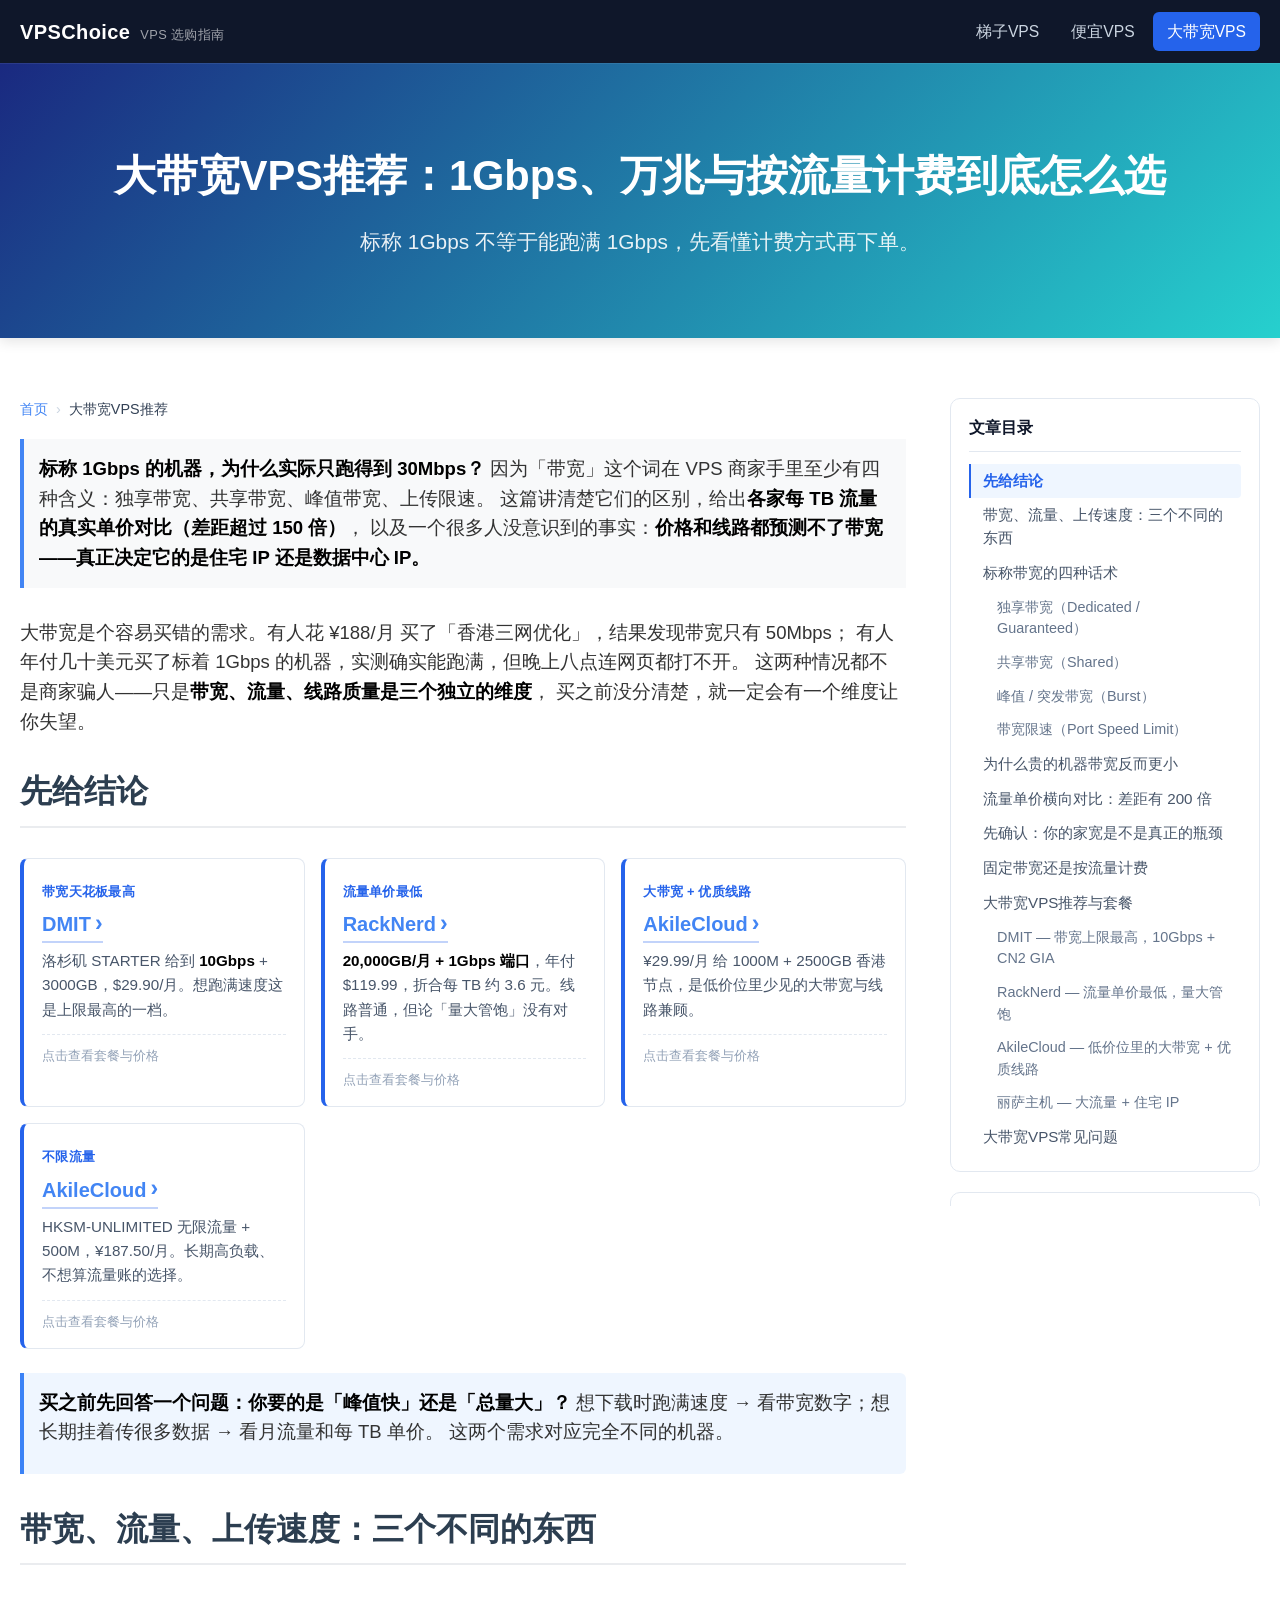
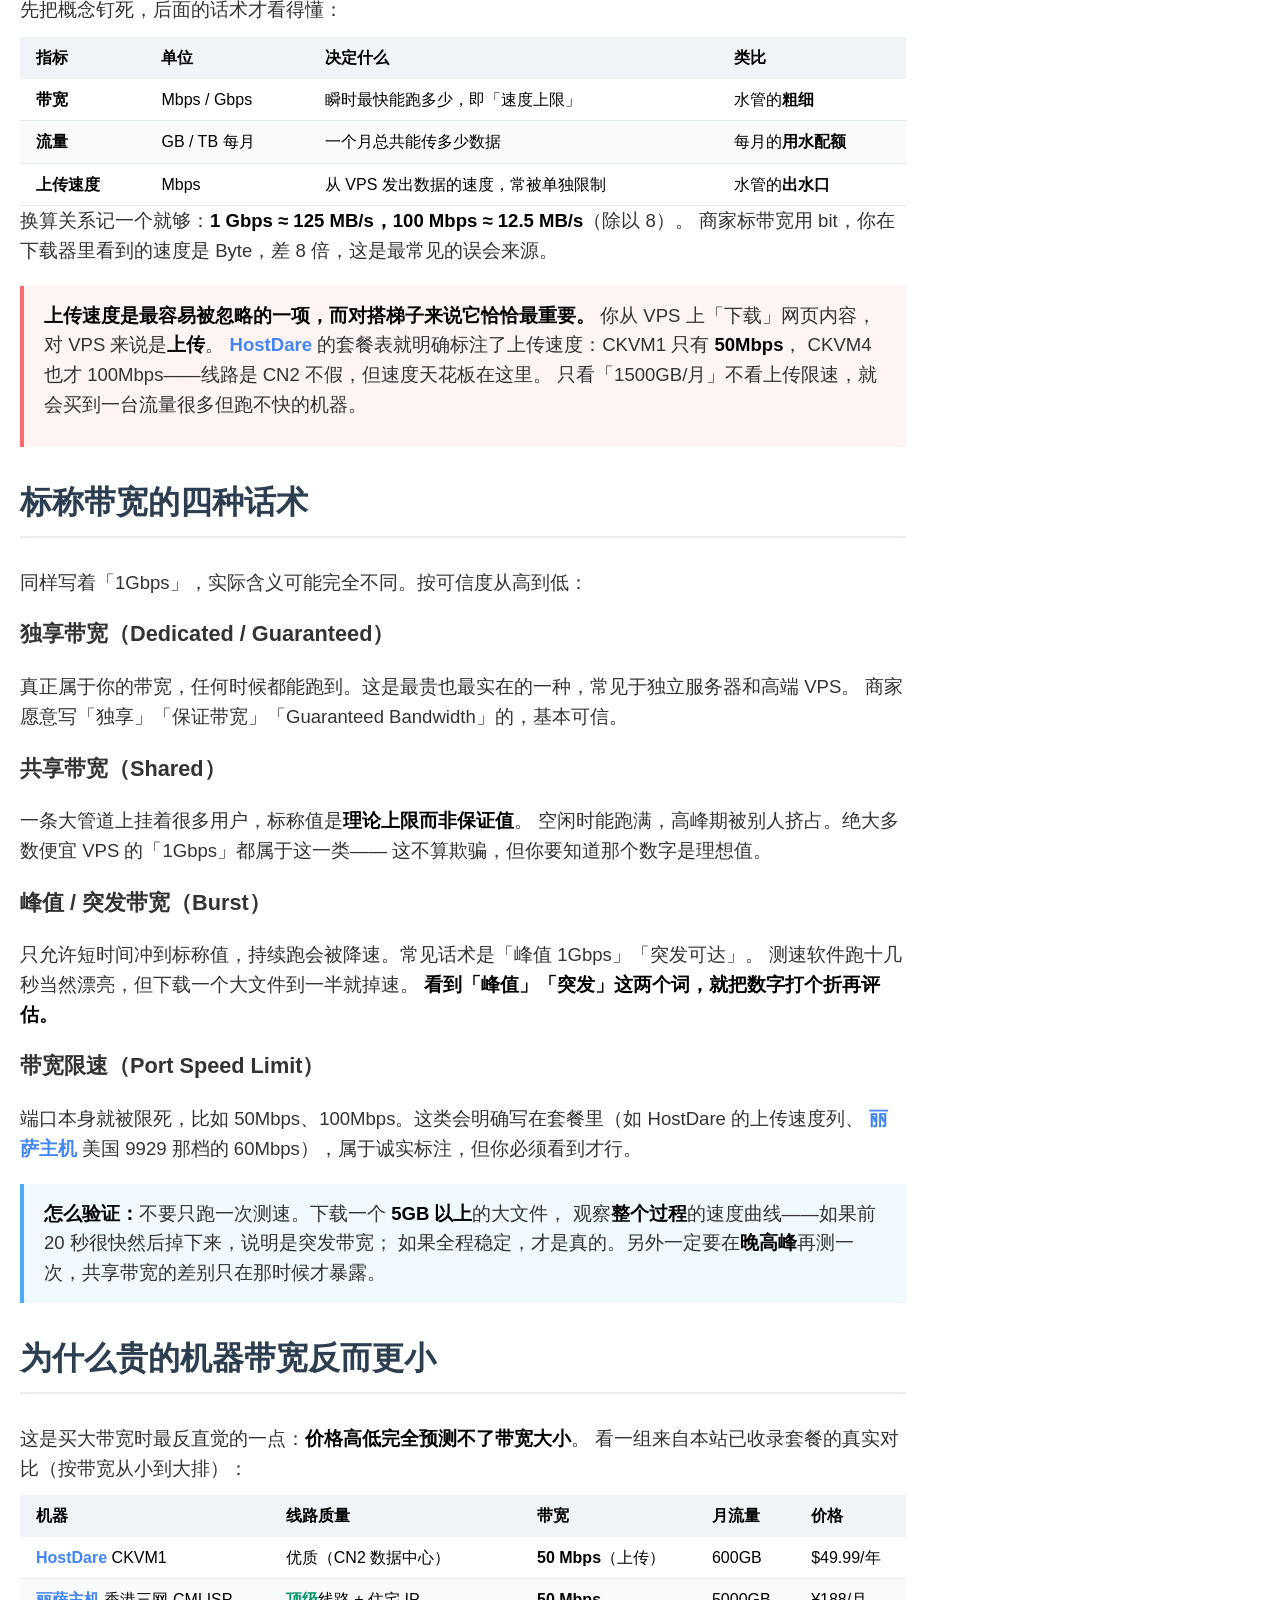
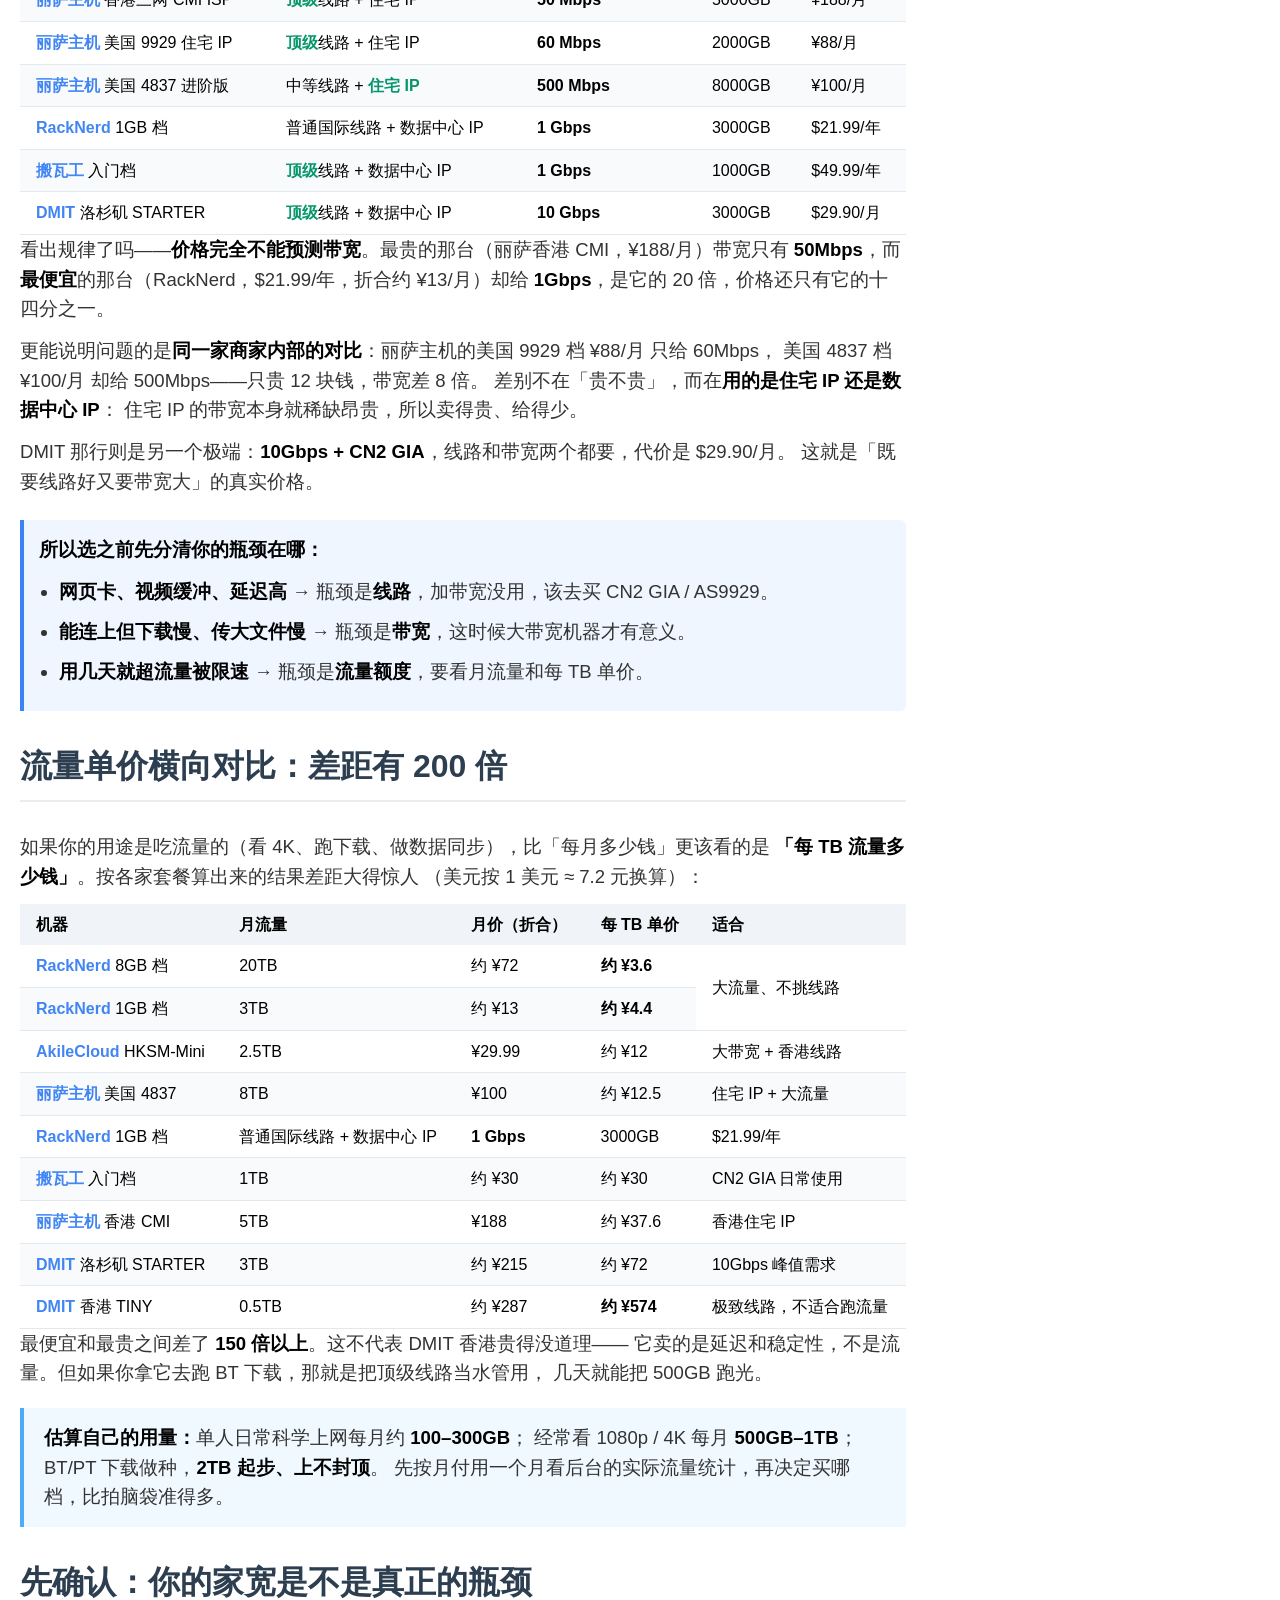
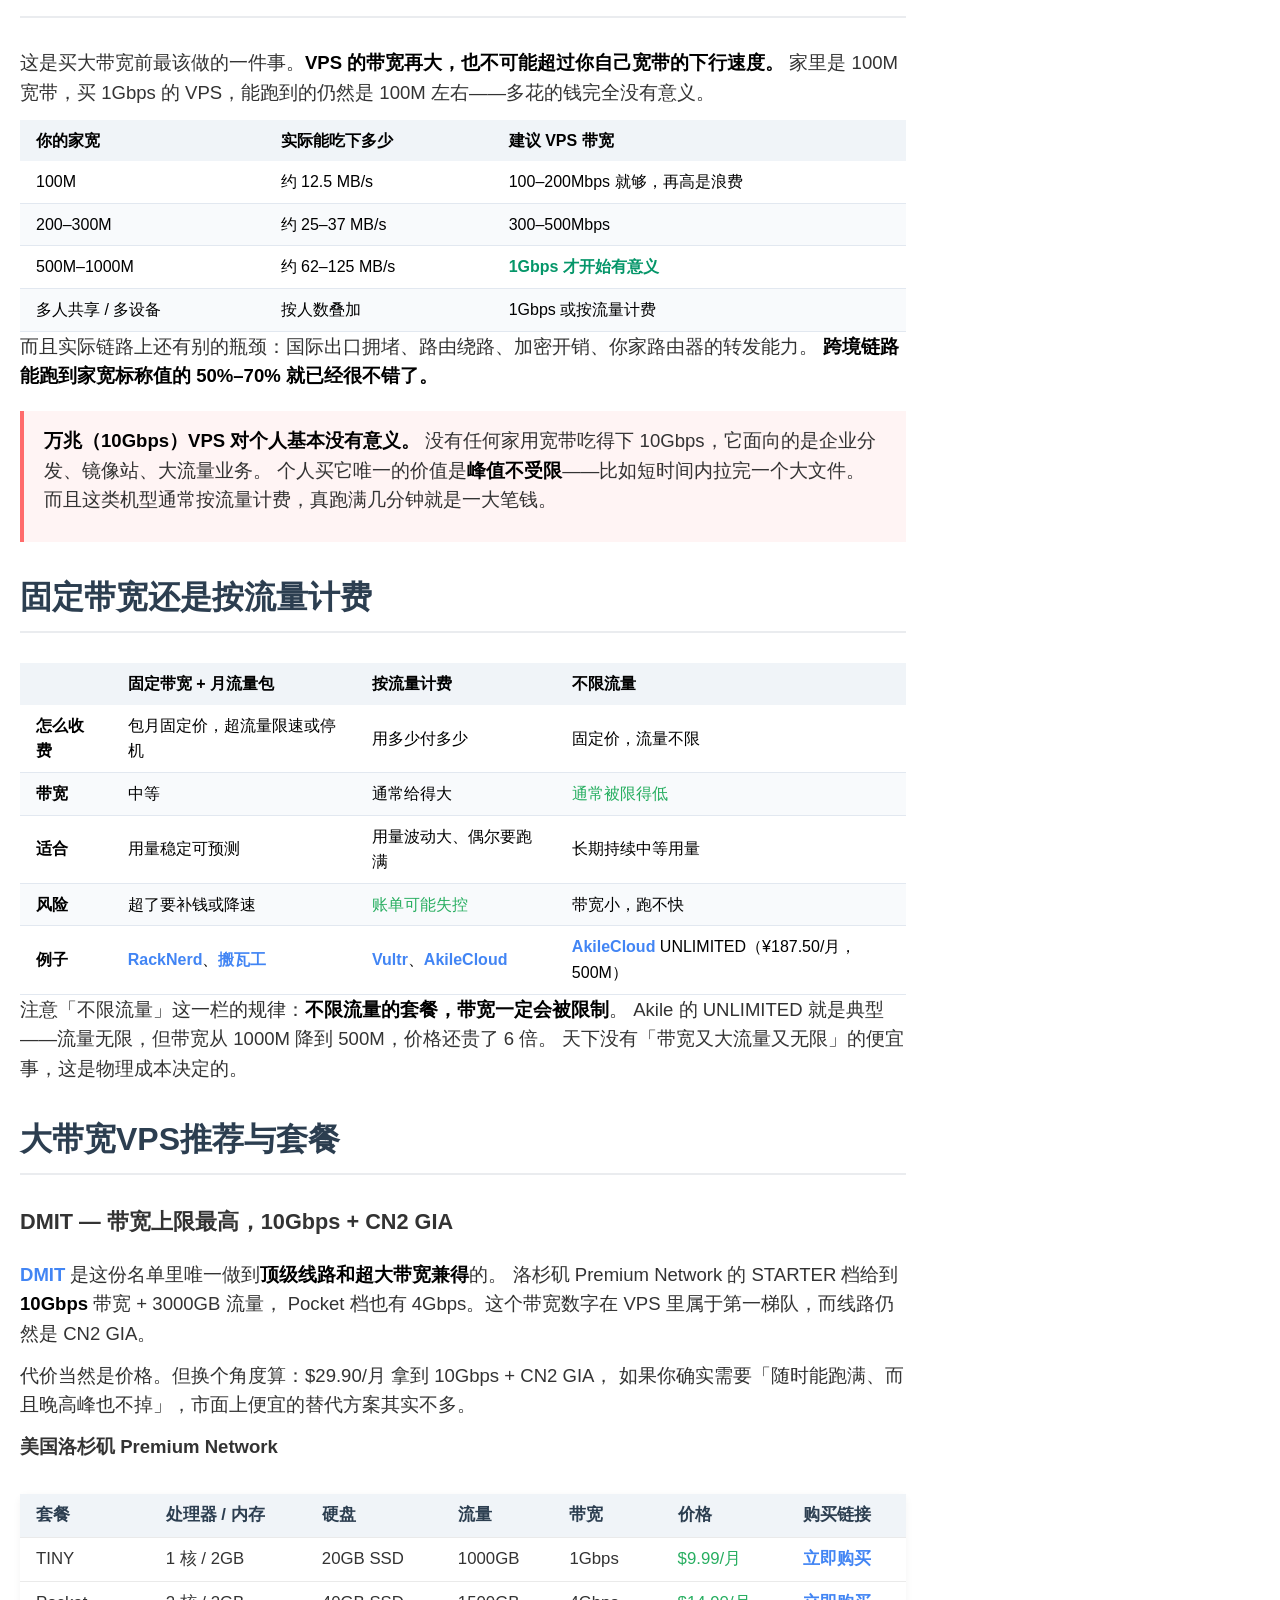
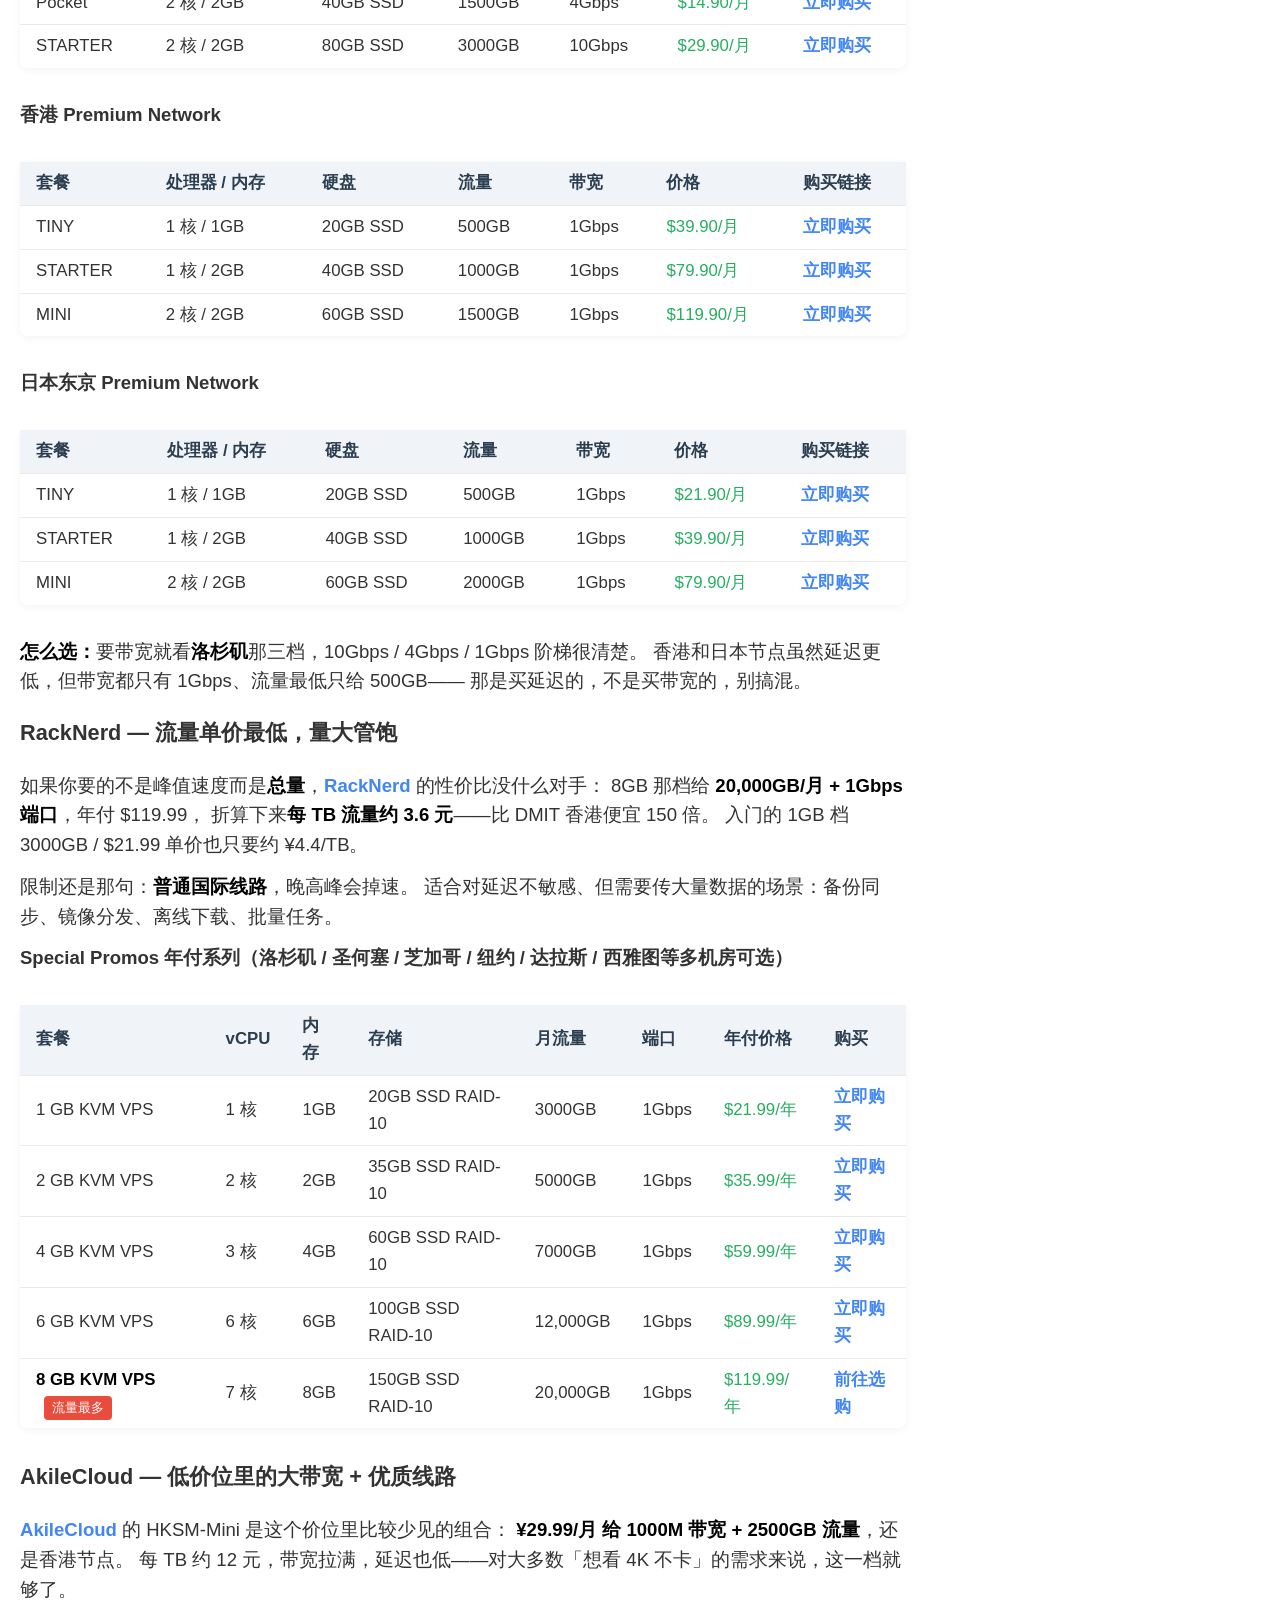
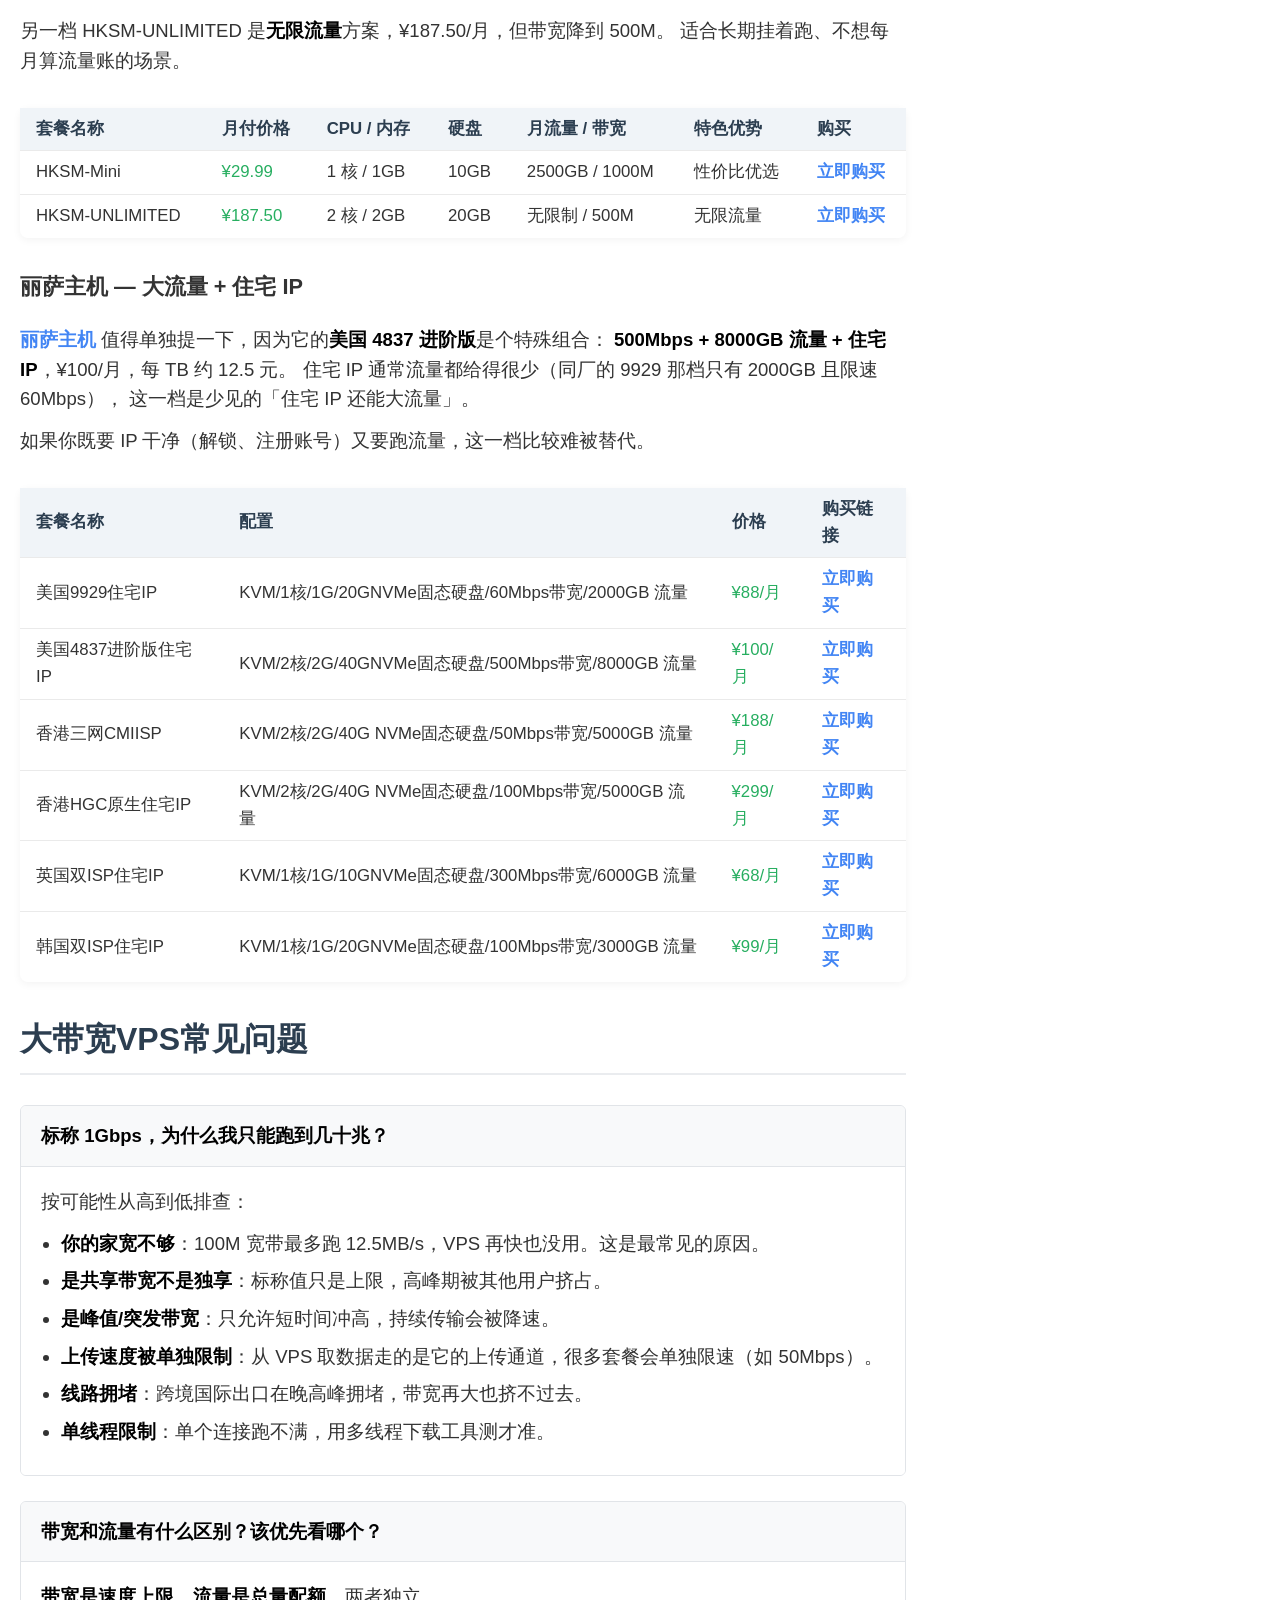
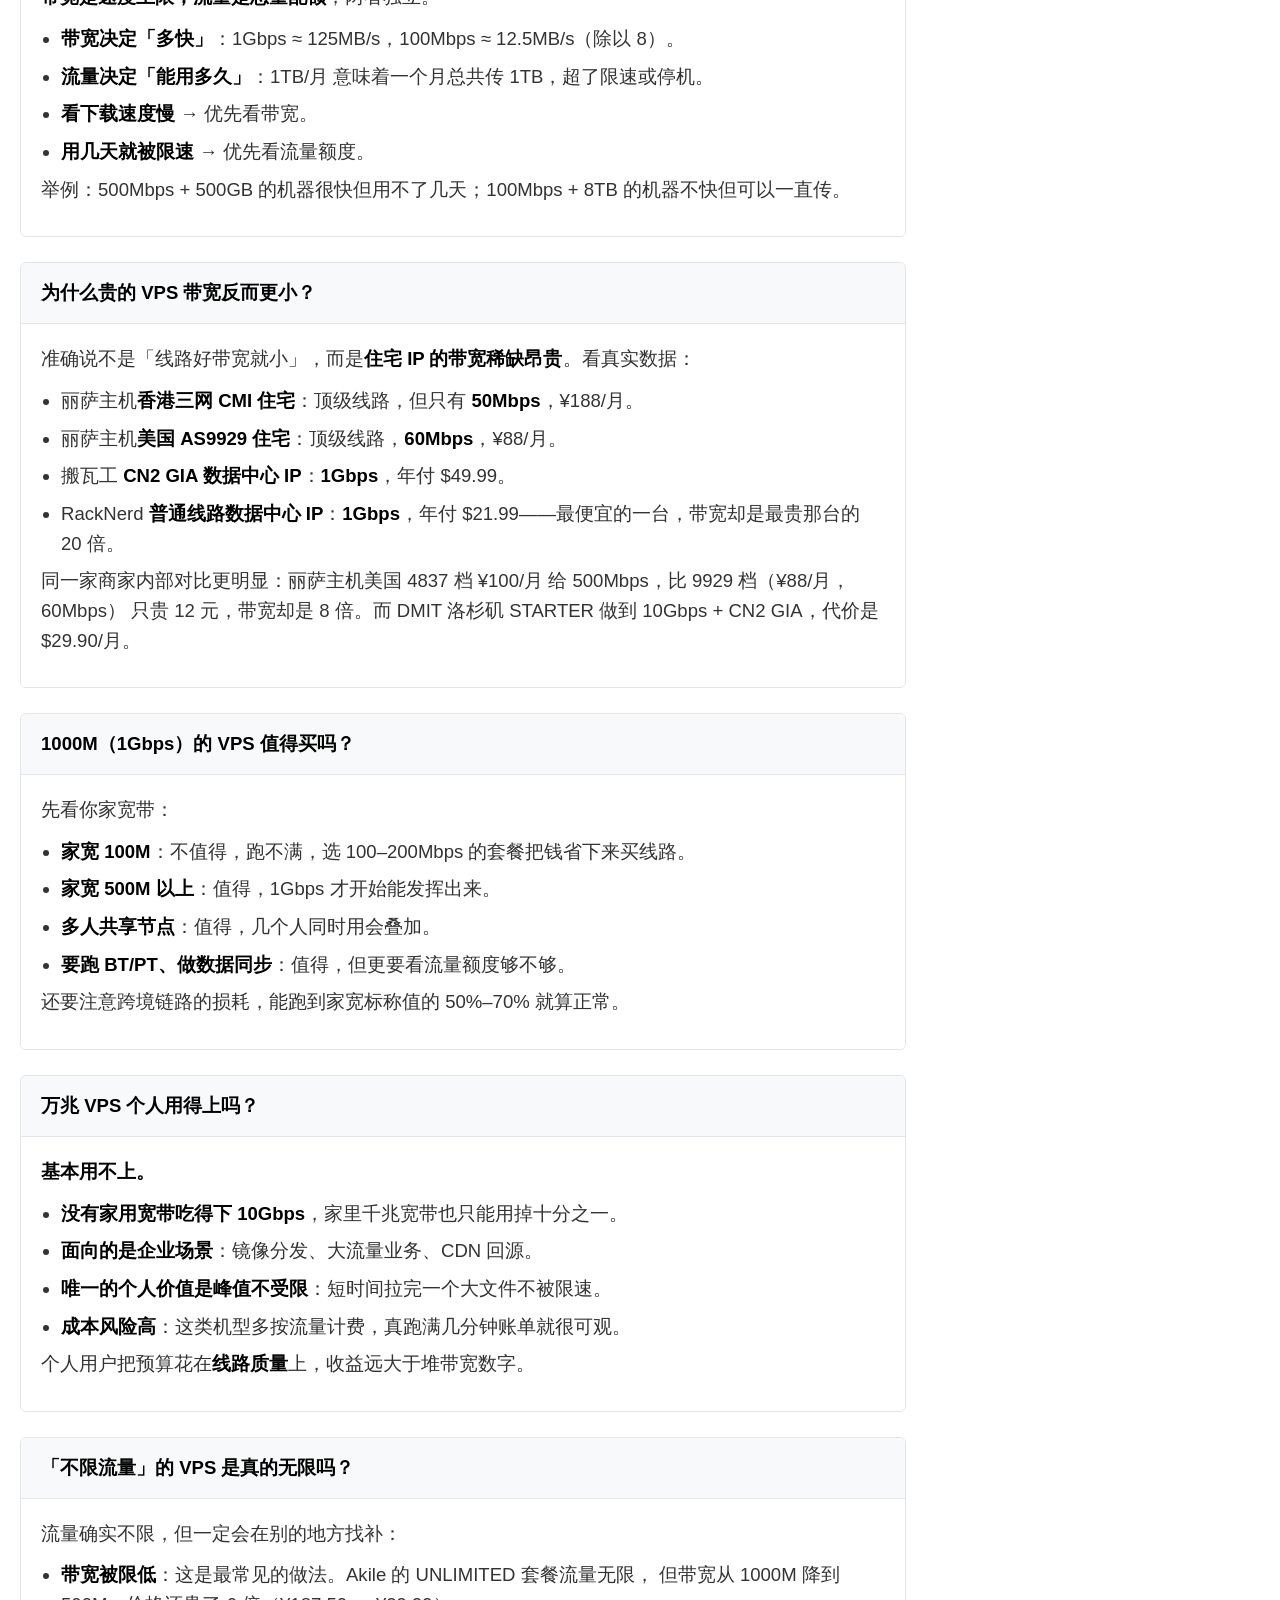
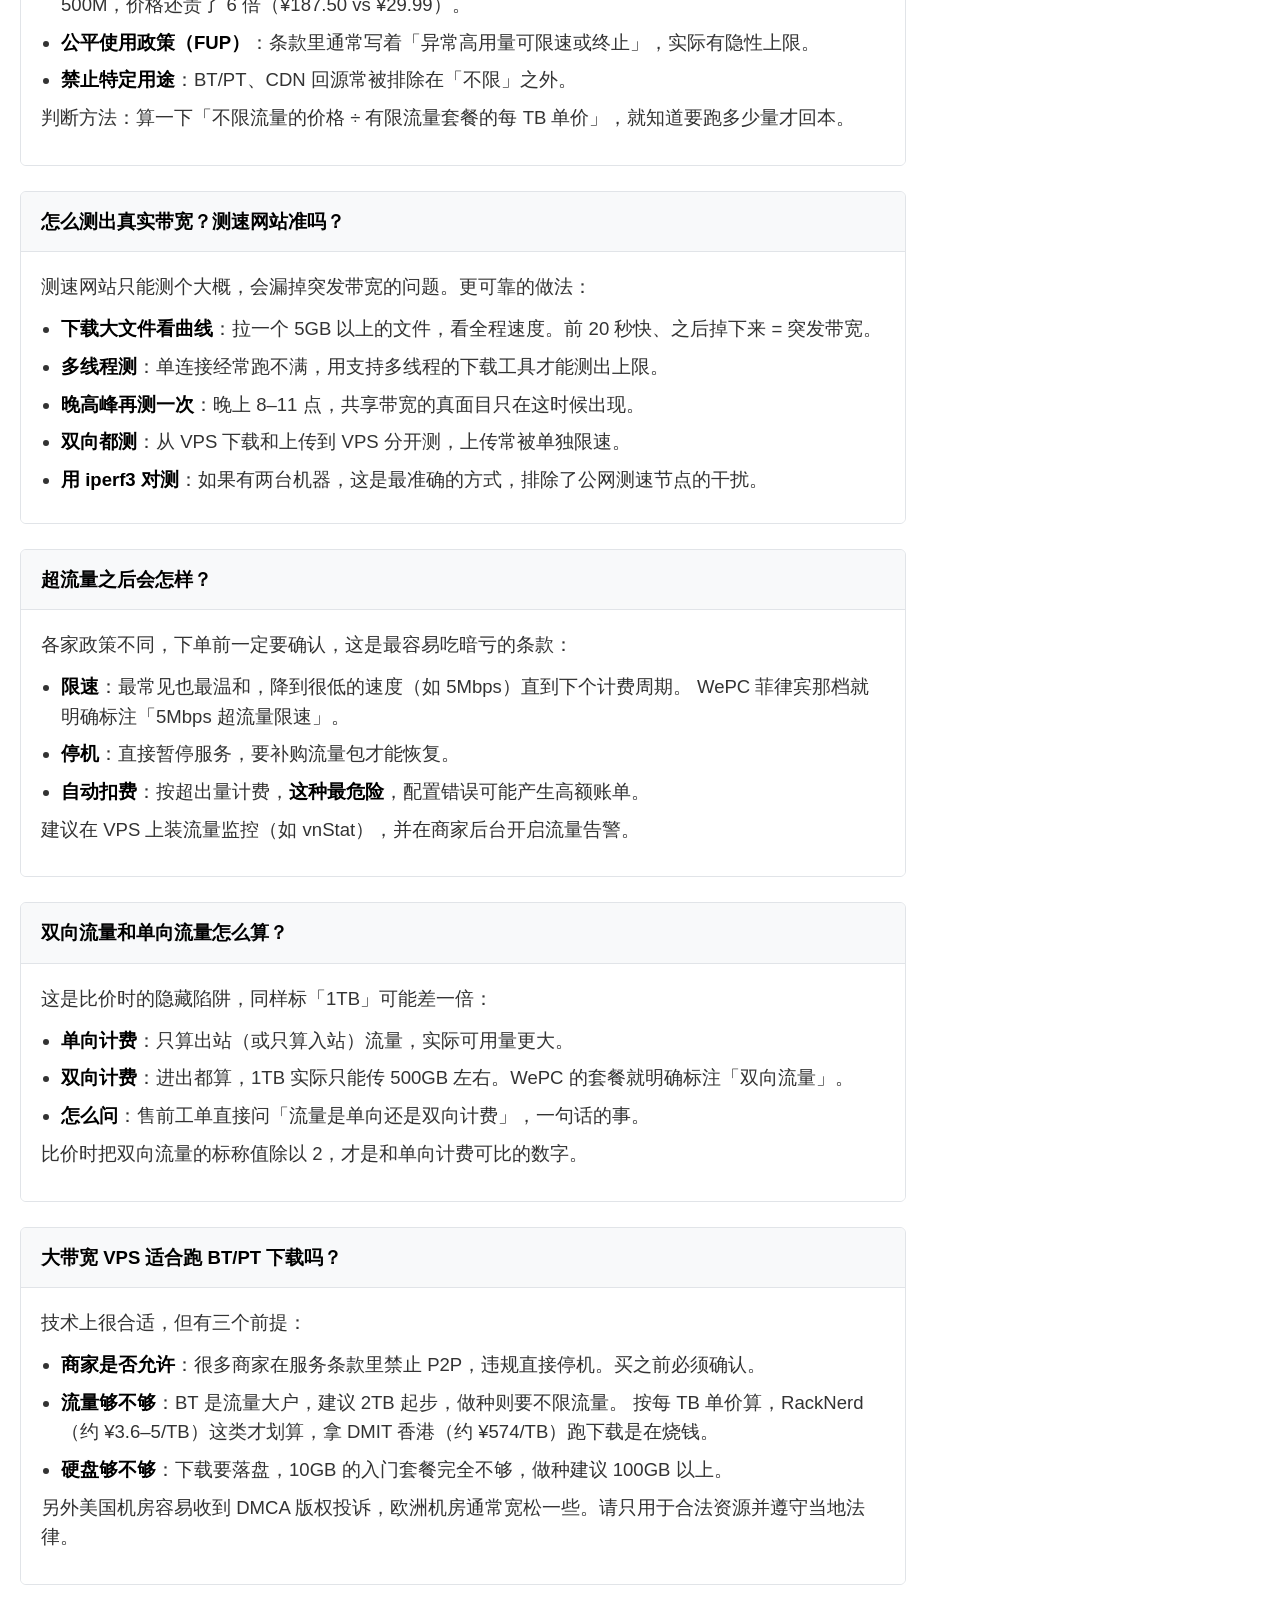
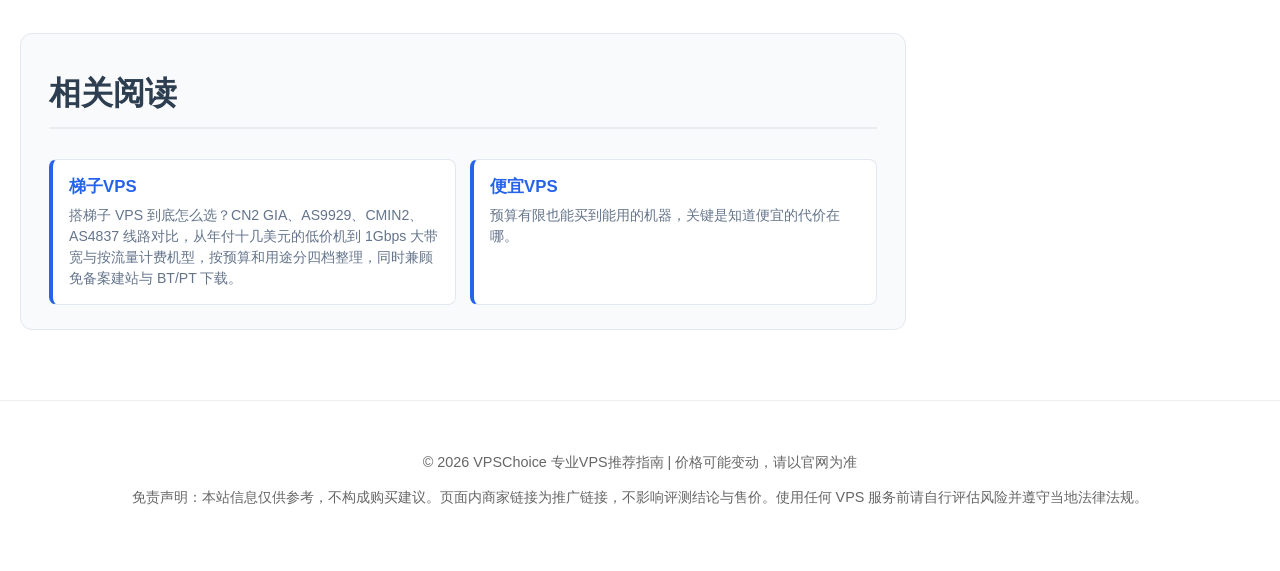
<file: high-bandwidth-vps/index.html>
<!DOCTYPE html>
<html lang="zh-CN">

<head>
    <meta charset="UTF-8">
    <meta name="viewport" content="width=device-width, initial-scale=1.0">
    <title>大带宽VPS推荐2026：1Gbps/万兆与按流量计费怎么选</title>
    <meta name="description" content="讲清带宽与流量的区别、独享带宽与共享峰值的话术识别、按流量计费的成本测算，并推荐真正跑得满的大带宽机型。">
    <meta name="keywords" content="大带宽vps,高带宽vps,vps服务器1000m,按流量计费vps,万兆vps,大带宽便宜vps">
    <link rel="canonical" href="https://vpschoice.github.io/high-bandwidth-vps/">
    <meta name="robots" content="index, follow, max-snippet:-1, max-image-preview:large">
    <meta name="author" content="VPSChoice">
    <meta name="theme-color" content="#1a2980">

    <!-- Open Graph / 社交分享 -->
    <meta property="og:type" content="article">
    <meta property="og:locale" content="zh_CN">
    <meta property="og:site_name" content="VPSChoice">
    <meta property="og:title" content="大带宽VPS推荐2026：1Gbps/万兆与按流量计费怎么选">
    <meta property="og:description" content="讲清带宽与流量的区别、独享带宽与共享峰值的话术识别、按流量计费的成本测算，并推荐真正跑得满的大带宽机型。">
    <meta property="og:url" content="https://vpschoice.github.io/high-bandwidth-vps/">
    <meta property="og:image" content="https://vpschoice.github.io/static/ivps.png">
    <meta name="twitter:card" content="summary_large_image">
    <meta name="twitter:title" content="大带宽VPS推荐2026：1Gbps/万兆与按流量计费怎么选">
    <meta name="twitter:description" content="讲清带宽与流量的区别、独享带宽与共享峰值的话术识别、按流量计费的成本测算，并推荐真正跑得满的大带宽机型。">
    <meta name="twitter:image" content="https://vpschoice.github.io/static/ivps.png">

    <link rel="shortcut icon" href="../static/favicon.ico" type="image/x-icon">
    <link rel="stylesheet" href="../static/css/main.css">
</head>

<body>
    <a class="skip-link" href="#main">跳到主要内容</a>

    <div class="site-bar">
        <div class="container site-bar-inner">
            <a class="site-logo" href="../">VPSChoice<span>VPS 选购指南</span></a>
            <button class="nav-toggle" type="button" aria-expanded="false" aria-controls="site-nav"
                aria-label="展开导航">菜单</button>
            <nav class="site-nav" id="site-nav" aria-label="主导航">
                <a href="../">梯子VPS</a>
                <a href="../cheap-vps/">便宜VPS</a>
                <a href="../high-bandwidth-vps/" class="is-current" aria-current="page">大带宽VPS</a>
            </nav>
        </div>
    </div>

    <header>
        <div class="container">
            <h1>大带宽VPS推荐：1Gbps、万兆与按流量计费到底怎么选</h1>
            <p>标称 1Gbps 不等于能跑满 1Gbps，先看懂计费方式再下单。</p>
        </div>
    </header>

    <div class="container layout">
        <main class="main-col" id="main">
            <nav class="breadcrumb" aria-label="面包屑"><a href="../">首页</a><i>›</i><span aria-current="page">大带宽VPS推荐</span></nav>

            <div class="article-top">
    <div class="article-intro">
        <strong>标称 1Gbps 的机器，为什么实际只跑得到 30Mbps？</strong>
        因为「带宽」这个词在 VPS 商家手里至少有四种含义：独享带宽、共享带宽、峰值带宽、上传限速。
        这篇讲清楚它们的区别，给出<strong>各家每 TB 流量的真实单价对比（差距超过 150 倍）</strong>，
        以及一个很多人没意识到的事实：<strong>价格和线路都预测不了带宽——真正决定它的是住宅 IP 还是数据中心 IP。</strong>
    </div>
    <p>
        大带宽是个容易买错的需求。有人花 ¥188/月 买了「香港三网优化」，结果发现带宽只有 50Mbps；
        有人年付几十美元买了标着 1Gbps 的机器，实测确实能跑满，但晚上八点连网页都打不开。
        这两种情况都不是商家骗人——只是<strong>带宽、流量、线路质量是三个独立的维度</strong>，
        买之前没分清楚，就一定会有一个维度让你失望。
    </p>
</div>

<section>
    <h2 id="quick-answer">先给结论</h2>
    <div class="pick-grid">
        <div class="pick">
            <span class="pick-label">带宽天花板最高</span>
            <p class="pick-name"><a href="https://www.dmit.io/aff.php?aff=24731" target="_blank" rel="noreferrer noopener nofollow sponsored">DMIT</a></p>
            <p class="pick-why">洛杉矶 STARTER 给到 <strong>10Gbps</strong> + 3000GB，$29.90/月。想跑满速度这是上限最高的一档。</p>
        </div>
        <div class="pick">
            <span class="pick-label">流量单价最低</span>
            <p class="pick-name"><a href="https://my.racknerd.com/aff.php?aff=15319" target="_blank" rel="noreferrer noopener nofollow sponsored">RackNerd</a></p>
            <p class="pick-why"><strong>20,000GB/月 + 1Gbps 端口</strong>，年付 $119.99，折合每 TB 约 3.6 元。线路普通，但论「量大管饱」没有对手。</p>
        </div>
        <div class="pick">
            <span class="pick-label">大带宽 + 优质线路</span>
            <p class="pick-name"><a href="https://akile.ai/register?aff_code=6ade96e3-44db-43ae-9cc1-06512ae5d708" target="_blank" rel="noreferrer noopener nofollow sponsored">AkileCloud</a></p>
            <p class="pick-why">¥29.99/月 给 1000M + 2500GB 香港节点，是低价位里少见的大带宽与线路兼顾。</p>
        </div>
        <div class="pick">
            <span class="pick-label">不限流量</span>
            <p class="pick-name"><a href="https://akile.ai/register?aff_code=6ade96e3-44db-43ae-9cc1-06512ae5d708" target="_blank" rel="noreferrer noopener nofollow sponsored">AkileCloud</a></p>
            <p class="pick-why">HKSM-UNLIMITED 无限流量 + 500M，¥187.50/月。长期高负载、不想算流量账的选择。</p>
        </div>
    </div>
    <div class="note">
        <p>
            <strong>买之前先回答一个问题：你要的是「峰值快」还是「总量大」？</strong>
            想下载时跑满速度 → 看带宽数字；想长期挂着传很多数据 → 看月流量和每 TB 单价。
            这两个需求对应完全不同的机器。
        </p>
    </div>
</section>

<section>
    <h2 id="basics">带宽、流量、上传速度：三个不同的东西</h2>
    <p>先把概念钉死，后面的话术才看得懂：</p>
    <div class="vps-table">
        <table>
            <thead>
                <tr>
                    <th>指标</th>
                    <th>单位</th>
                    <th>决定什么</th>
                    <th>类比</th>
                </tr>
            </thead>
            <tbody>
                <tr>
                    <td><strong>带宽</strong></td>
                    <td>Mbps / Gbps</td>
                    <td>瞬时最快能跑多少，即「速度上限」</td>
                    <td>水管的<strong>粗细</strong></td>
                </tr>
                <tr>
                    <td><strong>流量</strong></td>
                    <td>GB / TB 每月</td>
                    <td>一个月总共能传多少数据</td>
                    <td>每月的<strong>用水配额</strong></td>
                </tr>
                <tr>
                    <td><strong>上传速度</strong></td>
                    <td>Mbps</td>
                    <td>从 VPS 发出数据的速度，常被单独限制</td>
                    <td>水管的<strong>出水口</strong></td>
                </tr>
            </tbody>
        </table>
    </div>
    <p>
        换算关系记一个就够：<strong>1 Gbps ≈ 125 MB/s，100 Mbps ≈ 12.5 MB/s</strong>（除以 8）。
        商家标带宽用 bit，你在下载器里看到的速度是 Byte，差 8 倍，这是最常见的误会来源。
    </p>
    <div class="warning">
        <p>
            <strong>上传速度是最容易被忽略的一项，而对搭梯子来说它恰恰最重要。</strong>
            你从 VPS 上「下载」网页内容，对 VPS 来说是<strong>上传</strong>。
            <a href="https://bill.hostdare.com/aff.php?aff=4226" target="_blank" rel="noreferrer noopener nofollow sponsored">HostDare</a> 的套餐表就明确标注了上传速度：CKVM1 只有 <strong>50Mbps</strong>，
            CKVM4 也才 100Mbps——线路是 CN2 不假，但速度天花板在这里。
            只看「1500GB/月」不看上传限速，就会买到一台流量很多但跑不快的机器。
        </p>
    </div>
</section>

<section>
    <h2 id="marketing">标称带宽的四种话术</h2>
    <p>同样写着「1Gbps」，实际含义可能完全不同。按可信度从高到低：</p>

    <h3 id="dedicated">独享带宽（Dedicated / Guaranteed）</h3>
    <p>
        真正属于你的带宽，任何时候都能跑到。这是最贵也最实在的一种，常见于独立服务器和高端 VPS。
        商家愿意写「独享」「保证带宽」「Guaranteed Bandwidth」的，基本可信。
    </p>

    <h3 id="shared">共享带宽（Shared）</h3>
    <p>
        一条大管道上挂着很多用户，标称值是<strong>理论上限而非保证值</strong>。
        空闲时能跑满，高峰期被别人挤占。绝大多数便宜 VPS 的「1Gbps」都属于这一类——
        这不算欺骗，但你要知道那个数字是理想值。
    </p>

    <h3 id="peak">峰值 / 突发带宽（Burst）</h3>
    <p>
        只允许短时间冲到标称值，持续跑会被降速。常见话术是「峰值 1Gbps」「突发可达」。
        测速软件跑十几秒当然漂亮，但下载一个大文件到一半就掉速。
        <strong>看到「峰值」「突发」这两个词，就把数字打个折再评估。</strong>
    </p>

    <h3 id="capped">带宽限速（Port Speed Limit）</h3>
    <p>
        端口本身就被限死，比如 50Mbps、100Mbps。这类会明确写在套餐里（如 HostDare 的上传速度列、
        <a href="https://lisahost.com/aff.php?aff=5932" target="_blank" rel="noreferrer noopener nofollow sponsored">丽萨主机</a> 美国 9929 那档的 60Mbps），属于诚实标注，但你必须看到才行。
    </p>

    <div class="tip">
        <p>
            <strong>怎么验证：</strong>不要只跑一次测速。下载一个 <strong>5GB 以上</strong>的大文件，
            观察<strong>整个过程</strong>的速度曲线——如果前 20 秒很快然后掉下来，说明是突发带宽；
            如果全程稳定，才是真的。另外一定要在<strong>晚高峰</strong>再测一次，共享带宽的差别只在那时候才暴露。
        </p>
    </div>
</section>

<section>
    <h2 id="tradeoff">为什么贵的机器带宽反而更小</h2>
    <p>
        这是买大带宽时最反直觉的一点：<strong>价格高低完全预测不了带宽大小</strong>。
        看一组来自本站已收录套餐的真实对比（按带宽从小到大排）：
    </p>
    <div class="vps-table">
        <table>
            <thead>
                <tr>
                    <th>机器</th>
                    <th>线路质量</th>
                    <th>带宽</th>
                    <th>月流量</th>
                    <th>价格</th>
                </tr>
            </thead>
            <tbody>
                <tr>
                    <td><a href="https://bill.hostdare.com/aff.php?aff=4226" target="_blank" rel="noreferrer noopener nofollow sponsored">HostDare</a> CKVM1</td>
                    <td>优质（CN2 数据中心）</td>
                    <td class="price-tag"><strong>50 Mbps</strong>（上传）</td>
                    <td>600GB</td>
                    <td>$49.99/年</td>
                </tr>
                <tr>
                    <td><a href="https://lisahost.com/aff.php?aff=5932" target="_blank" rel="noreferrer noopener nofollow sponsored">丽萨主机</a> 香港三网 CMI ISP</td>
                    <td><span class="good">顶级</span>线路 + 住宅 IP</td>
                    <td class="price-tag"><strong>50 Mbps</strong></td>
                    <td>5000GB</td>
                    <td>¥188/月</td>
                </tr>
                <tr>
                    <td><a href="https://lisahost.com/aff.php?aff=5932" target="_blank" rel="noreferrer noopener nofollow sponsored">丽萨主机</a> 美国 9929 住宅 IP</td>
                    <td><span class="good">顶级</span>线路 + 住宅 IP</td>
                    <td class="price-tag"><strong>60 Mbps</strong></td>
                    <td>2000GB</td>
                    <td>¥88/月</td>
                </tr>
                <tr>
                    <td><a href="https://lisahost.com/aff.php?aff=5932" target="_blank" rel="noreferrer noopener nofollow sponsored">丽萨主机</a> 美国 4837 进阶版</td>
                    <td>中等线路 + <span class="good">住宅 IP</span></td>
                    <td class="price-tag"><strong>500 Mbps</strong></td>
                    <td>8000GB</td>
                    <td>¥100/月</td>
                </tr>
                <tr>
                    <td><a href="https://my.racknerd.com/aff.php?aff=15319" target="_blank" rel="noreferrer noopener nofollow sponsored">RackNerd</a> 1GB 档</td>
                    <td>普通国际线路 + 数据中心 IP</td>
                    <td class="price-tag"><strong>1 Gbps</strong></td>
                    <td>3000GB</td>
                    <td>$21.99/年</td>
                </tr>
                <tr>
                    <td><a href="https://bwh81.net/aff.php?aff=83205" target="_blank" rel="noreferrer noopener nofollow sponsored">搬瓦工</a> 入门档</td>
                    <td><span class="good">顶级</span>线路 + 数据中心 IP</td>
                    <td class="price-tag"><strong>1 Gbps</strong></td>
                    <td>1000GB</td>
                    <td>$49.99/年</td>
                </tr>
                <tr>
                    <td><a href="https://www.dmit.io/aff.php?aff=24731" target="_blank" rel="noreferrer noopener nofollow sponsored">DMIT</a> 洛杉矶 STARTER</td>
                    <td><span class="good">顶级</span>线路 + 数据中心 IP</td>
                    <td class="price-tag"><strong>10 Gbps</strong></td>
                    <td>3000GB</td>
                    <td>$29.90/月</td>
                </tr>
            </tbody>
        </table>
    </div>
    <p>
        看出规律了吗——<strong>价格完全不能预测带宽</strong>。最贵的那台（丽萨香港 CMI，¥188/月）带宽只有
        <strong>50Mbps</strong>，而<strong>最便宜</strong>的那台（RackNerd，$21.99/年，折合约 ¥13/月）却给
        <strong>1Gbps</strong>，是它的 20 倍，价格还只有它的十四分之一。
    </p>
    <p>
        更能说明问题的是<strong>同一家商家内部的对比</strong>：丽萨主机的美国 9929 档 ¥88/月 只给 60Mbps，
        美国 4837 档 ¥100/月 却给 500Mbps——只贵 12 块钱，带宽差 8 倍。
        差别不在「贵不贵」，而在<strong>用的是住宅 IP 还是数据中心 IP</strong>：
        住宅 IP 的带宽本身就稀缺昂贵，所以卖得贵、给得少。
    </p>
    <p>
        DMIT 那行则是另一个极端：<strong>10Gbps + CN2 GIA</strong>，线路和带宽两个都要，代价是 $29.90/月。
        这就是「既要线路好又要带宽大」的真实价格。
    </p>
    <div class="note">
        <p>
            <strong>所以选之前先分清你的瓶颈在哪：</strong>
        </p>
        <ul>
            <li><strong>网页卡、视频缓冲、延迟高</strong> → 瓶颈是<strong>线路</strong>，加带宽没用，该去买 CN2 GIA / AS9929。</li>
            <li><strong>能连上但下载慢、传大文件慢</strong> → 瓶颈是<strong>带宽</strong>，这时候大带宽机器才有意义。</li>
            <li><strong>用几天就超流量被限速</strong> → 瓶颈是<strong>流量额度</strong>，要看月流量和每 TB 单价。</li>
        </ul>
    </div>
</section>

<section>
    <h2 id="cost-per-tb">流量单价横向对比：差距有 200 倍</h2>
    <p>
        如果你的用途是吃流量的（看 4K、跑下载、做数据同步），比「每月多少钱」更该看的是
        <strong>「每 TB 流量多少钱」</strong>。按各家套餐算出来的结果差距大得惊人
        （美元按 1 美元 ≈ 7.2 元换算）：
    </p>
    <div class="vps-table">
        <table>
            <thead>
                <tr>
                    <th>机器</th>
                    <th>月流量</th>
                    <th>月价（折合）</th>
                    <th>每 TB 单价</th>
                    <th>适合</th>
                </tr>
            </thead>
            <tbody>
                <tr>
                    <td><a href="https://my.racknerd.com/aff.php?aff=15319" target="_blank" rel="noreferrer noopener nofollow sponsored">RackNerd</a> 8GB 档</td>
                    <td>20TB</td>
                    <td>约 ¥72</td>
                    <td class="price-tag"><strong>约 ¥3.6</strong></td>
                    <td rowspan="2">大流量、不挑线路</td>
                </tr>
                <tr>
                    <td><a href="https://my.racknerd.com/aff.php?aff=15319" target="_blank" rel="noreferrer noopener nofollow sponsored">RackNerd</a> 1GB 档</td>
                    <td>3TB</td>
                    <td>约 ¥13</td>
                    <td class="price-tag"><strong>约 ¥4.4</strong></td>
                </tr>
                <tr>
                    <td><a href="https://akile.ai/register?aff_code=6ade96e3-44db-43ae-9cc1-06512ae5d708" target="_blank" rel="noreferrer noopener nofollow sponsored">AkileCloud</a> HKSM-Mini</td>
                    <td>2.5TB</td>
                    <td>¥29.99</td>
                    <td class="price-tag">约 ¥12</td>
                    <td>大带宽 + 香港线路</td>
                </tr>
                <tr>
                    <td><a href="https://lisahost.com/aff.php?aff=5932" target="_blank" rel="noreferrer noopener nofollow sponsored">丽萨主机</a> 美国 4837</td>
                    <td>8TB</td>
                    <td>¥100</td>
                    <td class="price-tag">约 ¥12.5</td>
                    <td>住宅 IP + 大流量</td>
                </tr>
                <tr>
                    <td><a href="https://my.racknerd.com/aff.php?aff=15319" target="_blank" rel="noreferrer noopener nofollow sponsored">RackNerd</a> 1GB 档</td>
                    <td>普通国际线路 + 数据中心 IP</td>
                    <td class="price-tag"><strong>1 Gbps</strong></td>
                    <td>3000GB</td>
                    <td>$21.99/年</td>
                </tr>
                <tr>
                    <td><a href="https://bwh81.net/aff.php?aff=83205" target="_blank" rel="noreferrer noopener nofollow sponsored">搬瓦工</a> 入门档</td>
                    <td>1TB</td>
                    <td>约 ¥30</td>
                    <td class="price-tag">约 ¥30</td>
                    <td>CN2 GIA 日常使用</td>
                </tr>
                <tr>
                    <td><a href="https://lisahost.com/aff.php?aff=5932" target="_blank" rel="noreferrer noopener nofollow sponsored">丽萨主机</a> 香港 CMI</td>
                    <td>5TB</td>
                    <td>¥188</td>
                    <td class="price-tag">约 ¥37.6</td>
                    <td>香港住宅 IP</td>
                </tr>
                <tr>
                    <td><a href="https://www.dmit.io/aff.php?aff=24731" target="_blank" rel="noreferrer noopener nofollow sponsored">DMIT</a> 洛杉矶 STARTER</td>
                    <td>3TB</td>
                    <td>约 ¥215</td>
                    <td class="price-tag">约 ¥72</td>
                    <td>10Gbps 峰值需求</td>
                </tr>
                <tr>
                    <td><a href="https://www.dmit.io/aff.php?aff=24731" target="_blank" rel="noreferrer noopener nofollow sponsored">DMIT</a> 香港 TINY</td>
                    <td>0.5TB</td>
                    <td>约 ¥287</td>
                    <td class="price-tag"><strong>约 ¥574</strong></td>
                    <td>极致线路，不适合跑流量</td>
                </tr>
            </tbody>
        </table>
    </div>
    <p>
        最便宜和最贵之间差了 <strong>150 倍以上</strong>。这不代表 DMIT 香港贵得没道理——
        它卖的是延迟和稳定性，不是流量。但如果你拿它去跑 BT 下载，那就是把顶级线路当水管用，
        几天就能把 500GB 跑光。
    </p>
    <div class="tip">
        <p>
            <strong>估算自己的用量：</strong>单人日常科学上网每月约 <strong>100–300GB</strong>；
            经常看 1080p / 4K 每月 <strong>500GB–1TB</strong>；BT/PT 下载做种，<strong>2TB 起步、上不封顶</strong>。
            先按月付用一个月看后台的实际流量统计，再决定买哪档，比拍脑袋准得多。
        </p>
    </div>
</section>

<section>
    <h2 id="home-bottleneck">先确认：你的家宽是不是真正的瓶颈</h2>
    <p>
        这是买大带宽前最该做的一件事。<strong>VPS 的带宽再大，也不可能超过你自己宽带的下行速度。</strong>
        家里是 100M 宽带，买 1Gbps 的 VPS，能跑到的仍然是 100M 左右——多花的钱完全没有意义。
    </p>
    <div class="vps-table">
        <table>
            <thead>
                <tr>
                    <th>你的家宽</th>
                    <th>实际能吃下多少</th>
                    <th>建议 VPS 带宽</th>
                </tr>
            </thead>
            <tbody>
                <tr>
                    <td>100M</td>
                    <td>约 12.5 MB/s</td>
                    <td>100–200Mbps 就够，再高是浪费</td>
                </tr>
                <tr>
                    <td>200–300M</td>
                    <td>约 25–37 MB/s</td>
                    <td>300–500Mbps</td>
                </tr>
                <tr>
                    <td>500M–1000M</td>
                    <td>约 62–125 MB/s</td>
                    <td><span class="good">1Gbps 才开始有意义</span></td>
                </tr>
                <tr>
                    <td>多人共享 / 多设备</td>
                    <td>按人数叠加</td>
                    <td>1Gbps 或按流量计费</td>
                </tr>
            </tbody>
        </table>
    </div>
    <p>
        而且实际链路上还有别的瓶颈：国际出口拥堵、路由绕路、加密开销、你家路由器的转发能力。
        <strong>跨境链路能跑到家宽标称值的 50%–70% 就已经很不错了。</strong>
    </p>
    <div class="warning">
        <p>
            <strong>万兆（10Gbps）VPS 对个人基本没有意义。</strong>
            没有任何家用宽带吃得下 10Gbps，它面向的是企业分发、镜像站、大流量业务。
            个人买它唯一的价值是<strong>峰值不受限</strong>——比如短时间内拉完一个大文件。
            而且这类机型通常按流量计费，真跑满几分钟就是一大笔钱。
        </p>
    </div>
</section>

<section>
    <h2 id="billing">固定带宽还是按流量计费</h2>
    <div class="vps-table">
        <table>
            <thead>
                <tr>
                    <th></th>
                    <th>固定带宽 + 月流量包</th>
                    <th>按流量计费</th>
                    <th>不限流量</th>
                </tr>
            </thead>
            <tbody>
                <tr>
                    <td><strong>怎么收费</strong></td>
                    <td>包月固定价，超流量限速或停机</td>
                    <td>用多少付多少</td>
                    <td>固定价，流量不限</td>
                </tr>
                <tr>
                    <td><strong>带宽</strong></td>
                    <td>中等</td>
                    <td>通常给得大</td>
                    <td><span class="price-tag">通常被限得低</span></td>
                </tr>
                <tr>
                    <td><strong>适合</strong></td>
                    <td>用量稳定可预测</td>
                    <td>用量波动大、偶尔要跑满</td>
                    <td>长期持续中等用量</td>
                </tr>
                <tr>
                    <td><strong>风险</strong></td>
                    <td>超了要补钱或降速</td>
                    <td><span class="price-tag">账单可能失控</span></td>
                    <td>带宽小，跑不快</td>
                </tr>
                <tr>
                    <td><strong>例子</strong></td>
                    <td><a href="https://my.racknerd.com/aff.php?aff=15319" target="_blank" rel="noreferrer noopener nofollow sponsored">RackNerd</a>、<a href="https://bwh81.net/aff.php?aff=83205" target="_blank" rel="noreferrer noopener nofollow sponsored">搬瓦工</a></td>
                    <td><a href="https://www.vultr.com/?ref=9912218-9J" target="_blank" rel="noreferrer noopener nofollow sponsored">Vultr</a>、<a href="https://akile.ai/register?aff_code=6ade96e3-44db-43ae-9cc1-06512ae5d708" target="_blank" rel="noreferrer noopener nofollow sponsored">AkileCloud</a></td>
                    <td><a href="https://akile.ai/register?aff_code=6ade96e3-44db-43ae-9cc1-06512ae5d708" target="_blank" rel="noreferrer noopener nofollow sponsored">AkileCloud</a> UNLIMITED（¥187.50/月，500M）</td>
                </tr>
            </tbody>
        </table>
    </div>
    <p>
        注意「不限流量」这一栏的规律：<strong>不限流量的套餐，带宽一定会被限制</strong>。
        Akile 的 UNLIMITED 就是典型——流量无限，但带宽从 1000M 降到 500M，价格还贵了 6 倍。
        天下没有「带宽又大流量又无限」的便宜事，这是物理成本决定的。
    </p>
</section>

<section>
    <h2 id="picks">大带宽VPS推荐与套餐</h2>

    <h3 id="pick-dmit">DMIT — 带宽上限最高，10Gbps + CN2 GIA</h3>
    <p>
        <a href="https://www.dmit.io/aff.php?aff=24731" target="_blank" rel="noreferrer noopener nofollow sponsored">DMIT</a> 是这份名单里唯一做到<strong>顶级线路和超大带宽兼得</strong>的。
        洛杉矶 Premium Network 的 STARTER 档给到 <strong>10Gbps</strong> 带宽 + 3000GB 流量，
        Pocket 档也有 4Gbps。这个带宽数字在 VPS 里属于第一梯队，而线路仍然是 CN2 GIA。
    </p>
    <p>
        代价当然是价格。但换个角度算：$29.90/月 拿到 10Gbps + CN2 GIA，
        如果你确实需要「随时能跑满、而且晚高峰也不掉」，市面上便宜的替代方案其实不多。
    </p>
    <b>美国洛杉矶 Premium Network</b>
                            <table class="provider-table">
                                <thead><tr><th>套餐</th><th>处理器 / 内存</th><th>硬盘</th><th>流量</th><th>带宽</th><th>价格</th><th>购买链接</th></tr></thead>
                                <tbody>
                                    <tr><td>TINY</td><td>1 核 / 2GB</td><td>20GB SSD</td><td>1000GB</td><td>1Gbps</td><td class="price-tag">$9.99/月</td><td class="rating"><a href="https://www.dmit.io/aff.php?aff=24731&amp;pid=100" target="_blank" rel="noreferrer noopener nofollow sponsored">立即购买</a></td></tr>
                                    <tr><td>Pocket</td><td>2 核 / 2GB</td><td>40GB SSD</td><td>1500GB</td><td>4Gbps</td><td class="price-tag">$14.90/月</td><td class="rating"><a href="https://www.dmit.io/aff.php?aff=24731&amp;pid=137" target="_blank" rel="noreferrer noopener nofollow sponsored">立即购买</a></td></tr>
                                    <tr><td>STARTER</td><td>2 核 / 2GB</td><td>80GB SSD</td><td>3000GB</td><td>10Gbps</td><td class="price-tag">$29.90/月</td><td class="rating"><a href="https://www.dmit.io/aff.php?aff=24731&amp;pid=56" target="_blank" rel="noreferrer noopener nofollow sponsored">立即购买</a></td></tr>
                                </tbody>
                            </table>
                            <b>香港 Premium Network</b>
                            <table class="provider-table">
                                <thead><tr><th>套餐</th><th>处理器 / 内存</th><th>硬盘</th><th>流量</th><th>带宽</th><th>价格</th><th>购买链接</th></tr></thead>
                                <tbody>
                                    <tr><td>TINY</td><td>1 核 / 1GB</td><td>20GB SSD</td><td>500GB</td><td>1Gbps</td><td class="price-tag">$39.90/月</td><td class="rating"><a href="https://www.dmit.io/aff.php?aff=24731&amp;pid=123" target="_blank" rel="noreferrer noopener nofollow sponsored">立即购买</a></td></tr>
                                    <tr><td>STARTER</td><td>1 核 / 2GB</td><td>40GB SSD</td><td>1000GB</td><td>1Gbps</td><td class="price-tag">$79.90/月</td><td class="rating"><a href="https://www.dmit.io/aff.php?aff=24731&amp;pid=124" target="_blank" rel="noreferrer noopener nofollow sponsored">立即购买</a></td></tr>
                                    <tr><td>MINI</td><td>2 核 / 2GB</td><td>60GB SSD</td><td>1500GB</td><td>1Gbps</td><td class="price-tag">$119.90/月</td><td class="rating"><a href="https://www.dmit.io/aff.php?aff=24731&amp;pid=125" target="_blank" rel="noreferrer noopener nofollow sponsored">立即购买</a></td></tr>
                                </tbody>
                            </table>
                            <b>日本东京 Premium Network</b>
                            <table class="provider-table">
                                <thead><tr><th>套餐</th><th>处理器 / 内存</th><th>硬盘</th><th>流量</th><th>带宽</th><th>价格</th><th>购买链接</th></tr></thead>
                                <tbody>
                                    <tr><td>TINY</td><td>1 核 / 1GB</td><td>20GB SSD</td><td>500GB</td><td>1Gbps</td><td class="price-tag">$21.90/月</td><td class="rating"><a href="https://www.dmit.io/aff.php?aff=24731&amp;pid=138" target="_blank" rel="noreferrer noopener nofollow sponsored">立即购买</a></td></tr>
                                    <tr><td>STARTER</td><td>1 核 / 2GB</td><td>40GB SSD</td><td>1000GB</td><td>1Gbps</td><td class="price-tag">$39.90/月</td><td class="rating"><a href="https://www.dmit.io/aff.php?aff=24731&amp;pid=139" target="_blank" rel="noreferrer noopener nofollow sponsored">立即购买</a></td></tr>
                                    <tr><td>MINI</td><td>2 核 / 2GB</td><td>60GB SSD</td><td>2000GB</td><td>1Gbps</td><td class="price-tag">$79.90/月</td><td class="rating"><a href="https://www.dmit.io/aff.php?aff=24731&amp;pid=140" target="_blank" rel="noreferrer noopener nofollow sponsored">立即购买</a></td></tr>
                                </tbody>
                            </table>
    <p>
        <strong>怎么选：</strong>要带宽就看<strong>洛杉矶</strong>那三档，10Gbps / 4Gbps / 1Gbps 阶梯很清楚。
        香港和日本节点虽然延迟更低，但带宽都只有 1Gbps、流量最低只给 500GB——
        那是买延迟的，不是买带宽的，别搞混。
    </p>

    <h3 id="pick-racknerd">RackNerd — 流量单价最低，量大管饱</h3>

    <p>
        如果你要的不是峰值速度而是<strong>总量</strong>，<a href="https://my.racknerd.com/aff.php?aff=15319" target="_blank" rel="noreferrer noopener nofollow sponsored">RackNerd</a> 的性价比没什么对手：
        8GB 那档给 <strong>20,000GB/月 + 1Gbps 端口</strong>，年付 $119.99，
        折算下来<strong>每 TB 流量约 3.6 元</strong>——比 DMIT 香港便宜 150 倍。
        入门的 1GB 档 3000GB / $21.99 单价也只要约 ¥4.4/TB。
    </p>
    <p>
        限制还是那句：<strong>普通国际线路</strong>，晚高峰会掉速。
        适合对延迟不敏感、但需要传大量数据的场景：备份同步、镜像分发、离线下载、批量任务。
    </p>
    <b>Special Promos 年付系列（洛杉矶 / 圣何塞 / 芝加哥 / 纽约 / 达拉斯 / 西雅图等多机房可选）</b>
                            <table class="provider-table">
                                <thead><tr><th>套餐</th><th>vCPU</th><th>内存</th><th>存储</th><th>月流量</th><th>端口</th><th>年付价格</th><th>购买</th></tr></thead>
                                <tbody>
                                    <tr><td>1 GB KVM VPS</td><td>1 核</td><td>1GB</td><td>20GB SSD RAID-10</td><td>3000GB</td><td>1Gbps</td><td class="price-tag">$21.99/年</td><td class="rating"><a href="https://my.racknerd.com/aff.php?aff=15319&amp;pid=952" target="_blank" rel="noreferrer noopener nofollow sponsored">立即购买</a></td></tr>
                                    <tr><td>2 GB KVM VPS</td><td>2 核</td><td>2GB</td><td>35GB SSD RAID-10</td><td>5000GB</td><td>1Gbps</td><td class="price-tag">$35.99/年</td><td class="rating"><a href="https://my.racknerd.com/aff.php?aff=15319&amp;pid=953" target="_blank" rel="noreferrer noopener nofollow sponsored">立即购买</a></td></tr>
                                    <tr><td>4 GB KVM VPS</td><td>3 核</td><td>4GB</td><td>60GB SSD RAID-10</td><td>7000GB</td><td>1Gbps</td><td class="price-tag">$59.99/年</td><td class="rating"><a href="https://my.racknerd.com/aff.php?aff=15319&amp;pid=954" target="_blank" rel="noreferrer noopener nofollow sponsored">立即购买</a></td></tr>
                                    <tr><td>6 GB KVM VPS</td><td>6 核</td><td>6GB</td><td>100GB SSD RAID-10</td><td>12,000GB</td><td>1Gbps</td><td class="price-tag">$89.99/年</td><td class="rating"><a href="https://my.racknerd.com/aff.php?aff=15319&amp;pid=955" target="_blank" rel="noreferrer noopener nofollow sponsored">立即购买</a></td></tr>
                                    <tr><td><strong>8 GB KVM VPS</strong><span class="recommended-badge">流量最多</span></td><td>7 核</td><td>8GB</td><td>150GB SSD RAID-10</td><td>20,000GB</td><td>1Gbps</td><td class="price-tag">$119.99/年</td><td class="rating"><a href="https://my.racknerd.com/aff.php?aff=15319" target="_blank" rel="noreferrer noopener nofollow sponsored">前往选购</a></td></tr>
                                </tbody>
                            </table>

    <h3 id="pick-akile">AkileCloud — 低价位里的大带宽 + 优质线路</h3>
    <p>
        <a href="https://akile.ai/register?aff_code=6ade96e3-44db-43ae-9cc1-06512ae5d708" target="_blank" rel="noreferrer noopener nofollow sponsored">AkileCloud</a> 的 HKSM-Mini 是这个价位里比较少见的组合：
        <strong>¥29.99/月 给 1000M 带宽 + 2500GB 流量</strong>，还是香港节点。
        每 TB 约 12 元，带宽拉满，延迟也低——对大多数「想看 4K 不卡」的需求来说，这一档就够了。
    </p>
    <p>
        另一档 HKSM-UNLIMITED 是<strong>无限流量</strong>方案，¥187.50/月，但带宽降到 500M。
        适合长期挂着跑、不想每月算流量账的场景。
    </p>
    <table class="provider-table">
                                <thead><tr><th>套餐名称</th><th>月付价格</th><th>CPU / 内存</th><th>硬盘</th><th>月流量 / 带宽</th><th>特色优势</th><th>购买</th></tr></thead>
                                <tbody>
                                    <tr><td>HKSM-Mini</td><td class="price-tag">¥29.99</td><td>1 核 / 1GB</td><td>10GB</td><td>2500GB / 1000M</td><td>性价比优选</td><td class="rating"><a href="https://akile.ai/shop/server?type=traffic&amp;areaId=3&amp;nodeId=1&amp;planId=994&amp;aff_code=6ade96e3-44db-43ae-9cc1-06512ae5d708" target="_blank" rel="noreferrer noopener nofollow sponsored">立即购买</a></td></tr>
                                    <tr><td>HKSM-UNLIMITED</td><td class="price-tag">¥187.50</td><td>2 核 / 2GB</td><td>20GB</td><td>无限制 / 500M</td><td>无限流量</td><td class="rating"><a href="https://akile.ai/shop/server?type=traffic&amp;areaId=3&amp;nodeId=1&amp;planId=913&amp;aff_code=6ade96e3-44db-43ae-9cc1-06512ae5d708" target="_blank" rel="noreferrer noopener nofollow sponsored">立即购买</a></td></tr>
                                </tbody>
                            </table>

    <h3 id="pick-lisahost">丽萨主机 — 大流量 + 住宅 IP</h3>
    <p>
        <a href="https://lisahost.com/aff.php?aff=5932" target="_blank" rel="noreferrer noopener nofollow sponsored">丽萨主机</a> 值得单独提一下，因为它的<strong>美国 4837 进阶版</strong>是个特殊组合：
        <strong>500Mbps + 8000GB 流量 + 住宅 IP</strong>，¥100/月，每 TB 约 12.5 元。
        住宅 IP 通常流量都给得很少（同厂的 9929 那档只有 2000GB 且限速 60Mbps），
        这一档是少见的「住宅 IP 还能大流量」。
    </p>
    <p>
        如果你既要 IP 干净（解锁、注册账号）又要跑流量，这一档比较难被替代。
    </p>
    <table class="provider-table">
                                <thead><tr><th>套餐名称</th><th>配置</th><th>价格</th><th>购买链接</th></tr></thead>
                                <tbody>
                                    <tr><td>美国9929住宅IP</td><td>KVM/1核/1G/20GNVMe固态硬盘/60Mbps带宽/2000GB 流量</td><td class="price-tag">¥88/月</td><td class="rating"><a href="https://lisahost.com/aff.php?aff=5932&amp;pid=58" target="_blank" rel="noreferrer noopener nofollow sponsored">立即购买</a></td></tr>
                                    <tr><td>美国4837进阶版住宅IP</td><td>KVM/2核/2G/40GNVMe固态硬盘/500Mbps带宽/8000GB 流量</td><td class="price-tag">¥100/月</td><td class="rating"><a href="https://lisahost.com/aff.php?aff=5932&amp;pid=47" target="_blank" rel="noreferrer noopener nofollow sponsored">立即购买</a></td></tr>
                                    <tr><td>香港三网CMIISP</td><td>KVM/2核/2G/40G NVMe固态硬盘/50Mbps带宽/5000GB 流量</td><td class="price-tag">¥188/月</td><td class="rating"><a href="https://lisahost.com/aff.php?aff=5932&amp;pid=91" target="_blank" rel="noreferrer noopener nofollow sponsored">立即购买</a></td></tr>
                                    <tr><td>香港HGC原生住宅IP</td><td>KVM/2核/2G/40G NVMe固态硬盘/100Mbps带宽/5000GB 流量</td><td class="price-tag">¥299/月</td><td class="rating"><a href="https://lisahost.com/aff.php?aff=5932&amp;pid=122" target="_blank" rel="noreferrer noopener nofollow sponsored">立即购买</a></td></tr>
                                    <tr><td>英国双ISP住宅IP</td><td>KVM/1核/1G/10GNVMe固态硬盘/300Mbps带宽/6000GB 流量</td><td class="price-tag">¥68/月</td><td class="rating"><a href="https://lisahost.com/aff.php?aff=5932&amp;pid=98" target="_blank" rel="noreferrer noopener nofollow sponsored">立即购买</a></td></tr>
                                    <tr><td>韩国双ISP住宅IP</td><td>KVM/1核/1G/20GNVMe固态硬盘/100Mbps带宽/3000GB 流量</td><td class="price-tag">¥99/月</td><td class="rating"><a href="https://lisahost.com/aff.php?aff=5932&amp;pid=128" target="_blank" rel="noreferrer noopener nofollow sponsored">立即购买</a></td></tr>
                                </tbody>
                            </table>
</section>

<div class="faq">
    <h2 id="faq">大带宽VPS常见问题</h2>

    <div class="faq-item">
        <div class="faq-question">标称 1Gbps，为什么我只能跑到几十兆？</div>
        <div class="faq-answer">
            <p>按可能性从高到低排查：</p>
            <ul>
                <li><strong>你的家宽不够</strong>：100M 宽带最多跑 12.5MB/s，VPS 再快也没用。这是最常见的原因。</li>
                <li><strong>是共享带宽不是独享</strong>：标称值只是上限，高峰期被其他用户挤占。</li>
                <li><strong>是峰值/突发带宽</strong>：只允许短时间冲高，持续传输会被降速。</li>
                <li><strong>上传速度被单独限制</strong>：从 VPS 取数据走的是它的上传通道，很多套餐会单独限速（如 50Mbps）。</li>
                <li><strong>线路拥堵</strong>：跨境国际出口在晚高峰拥堵，带宽再大也挤不过去。</li>
                <li><strong>单线程限制</strong>：单个连接跑不满，用多线程下载工具测才准。</li>
            </ul>
        </div>
    </div>

    <div class="faq-item">
        <div class="faq-question">带宽和流量有什么区别？该优先看哪个？</div>
        <div class="faq-answer">
            <p><strong>带宽是速度上限，流量是总量配额</strong>，两者独立。</p>
            <ul>
                <li><strong>带宽决定「多快」</strong>：1Gbps ≈ 125MB/s，100Mbps ≈ 12.5MB/s（除以 8）。</li>
                <li><strong>流量决定「能用多久」</strong>：1TB/月 意味着一个月总共传 1TB，超了限速或停机。</li>
                <li><strong>看下载速度慢</strong> → 优先看带宽。</li>
                <li><strong>用几天就被限速</strong> → 优先看流量额度。</li>
            </ul>
            <p>举例：500Mbps + 500GB 的机器很快但用不了几天；100Mbps + 8TB 的机器不快但可以一直传。</p>
        </div>
    </div>

    <div class="faq-item">
        <div class="faq-question">为什么贵的 VPS 带宽反而更小？</div>
        <div class="faq-answer">
            <p>准确说不是「线路好带宽就小」，而是<strong>住宅 IP 的带宽稀缺昂贵</strong>。看真实数据：</p>
            <ul>
                <li>丽萨主机<strong>香港三网 CMI 住宅</strong>：顶级线路，但只有 <strong>50Mbps</strong>，¥188/月。</li>
                <li>丽萨主机<strong>美国 AS9929 住宅</strong>：顶级线路，<strong>60Mbps</strong>，¥88/月。</li>
                <li>搬瓦工 <strong>CN2 GIA 数据中心 IP</strong>：<strong>1Gbps</strong>，年付 $49.99。</li>
                <li>RackNerd <strong>普通线路数据中心 IP</strong>：<strong>1Gbps</strong>，年付 $21.99——最便宜的一台，带宽却是最贵那台的 20 倍。</li>
            </ul>
            <p>
                同一家商家内部对比更明显：丽萨主机美国 4837 档 ¥100/月 给 500Mbps，比 9929 档（¥88/月，60Mbps）
                只贵 12 元，带宽却是 8 倍。而 DMIT 洛杉矶 STARTER 做到 10Gbps + CN2 GIA，代价是 $29.90/月。
            </p>
        </div>
    </div>

    <div class="faq-item">
        <div class="faq-question">1000M（1Gbps）的 VPS 值得买吗？</div>
        <div class="faq-answer">
            <p>先看你家宽带：</p>
            <ul>
                <li><strong>家宽 100M</strong>：不值得，跑不满，选 100–200Mbps 的套餐把钱省下来买线路。</li>
                <li><strong>家宽 500M 以上</strong>：值得，1Gbps 才开始能发挥出来。</li>
                <li><strong>多人共享节点</strong>：值得，几个人同时用会叠加。</li>
                <li><strong>要跑 BT/PT、做数据同步</strong>：值得，但更要看流量额度够不够。</li>
            </ul>
            <p>还要注意跨境链路的损耗，能跑到家宽标称值的 50%–70% 就算正常。</p>
        </div>
    </div>

    <div class="faq-item">
        <div class="faq-question">万兆 VPS 个人用得上吗？</div>
        <div class="faq-answer">
            <p><strong>基本用不上。</strong></p>
            <ul>
                <li><strong>没有家用宽带吃得下 10Gbps</strong>，家里千兆宽带也只能用掉十分之一。</li>
                <li><strong>面向的是企业场景</strong>：镜像分发、大流量业务、CDN 回源。</li>
                <li><strong>唯一的个人价值是峰值不受限</strong>：短时间拉完一个大文件不被限速。</li>
                <li><strong>成本风险高</strong>：这类机型多按流量计费，真跑满几分钟账单就很可观。</li>
            </ul>
            <p>个人用户把预算花在<strong>线路质量</strong>上，收益远大于堆带宽数字。</p>
        </div>
    </div>

    <div class="faq-item">
        <div class="faq-question">「不限流量」的 VPS 是真的无限吗？</div>
        <div class="faq-answer">
            <p>流量确实不限，但一定会在别的地方找补：</p>
            <ul>
                <li><strong>带宽被限低</strong>：这是最常见的做法。Akile 的 UNLIMITED 套餐流量无限，
                    但带宽从 1000M 降到 500M，价格还贵了 6 倍（¥187.50 vs ¥29.99）。</li>
                <li><strong>公平使用政策（FUP）</strong>：条款里通常写着「异常高用量可限速或终止」，实际有隐性上限。</li>
                <li><strong>禁止特定用途</strong>：BT/PT、CDN 回源常被排除在「不限」之外。</li>
            </ul>
            <p>判断方法：算一下「不限流量的价格 ÷ 有限流量套餐的每 TB 单价」，就知道要跑多少量才回本。</p>
        </div>
    </div>

    <div class="faq-item">
        <div class="faq-question">怎么测出真实带宽？测速网站准吗？</div>
        <div class="faq-answer">
            <p>测速网站只能测个大概，会漏掉突发带宽的问题。更可靠的做法：</p>
            <ul>
                <li><strong>下载大文件看曲线</strong>：拉一个 5GB 以上的文件，看全程速度。前 20 秒快、之后掉下来 = 突发带宽。</li>
                <li><strong>多线程测</strong>：单连接经常跑不满，用支持多线程的下载工具才能测出上限。</li>
                <li><strong>晚高峰再测一次</strong>：晚上 8–11 点，共享带宽的真面目只在这时候出现。</li>
                <li><strong>双向都测</strong>：从 VPS 下载和上传到 VPS 分开测，上传常被单独限速。</li>
                <li><strong>用 iperf3 对测</strong>：如果有两台机器，这是最准确的方式，排除了公网测速节点的干扰。</li>
            </ul>
        </div>
    </div>

    <div class="faq-item">
        <div class="faq-question">超流量之后会怎样？</div>
        <div class="faq-answer">
            <p>各家政策不同，下单前一定要确认，这是最容易吃暗亏的条款：</p>
            <ul>
                <li><strong>限速</strong>：最常见也最温和，降到很低的速度（如 5Mbps）直到下个计费周期。
                    WePC 菲律宾那档就明确标注「5Mbps 超流量限速」。</li>
                <li><strong>停机</strong>：直接暂停服务，要补购流量包才能恢复。</li>
                <li><strong>自动扣费</strong>：按超出量计费，<strong>这种最危险</strong>，配置错误可能产生高额账单。</li>
            </ul>
            <p>建议在 VPS 上装流量监控（如 vnStat），并在商家后台开启流量告警。</p>
        </div>
    </div>

    <div class="faq-item">
        <div class="faq-question">双向流量和单向流量怎么算？</div>
        <div class="faq-answer">
            <p>这是比价时的隐藏陷阱，同样标「1TB」可能差一倍：</p>
            <ul>
                <li><strong>单向计费</strong>：只算出站（或只算入站）流量，实际可用量更大。</li>
                <li><strong>双向计费</strong>：进出都算，1TB 实际只能传 500GB 左右。WePC 的套餐就明确标注「双向流量」。</li>
                <li><strong>怎么问</strong>：售前工单直接问「流量是单向还是双向计费」，一句话的事。</li>
            </ul>
            <p>比价时把双向流量的标称值除以 2，才是和单向计费可比的数字。</p>
        </div>
    </div>

    <div class="faq-item">
        <div class="faq-question">大带宽 VPS 适合跑 BT/PT 下载吗？</div>
        <div class="faq-answer">
            <p>技术上很合适，但有三个前提：</p>
            <ul>
                <li><strong>商家是否允许</strong>：很多商家在服务条款里禁止 P2P，违规直接停机。买之前必须确认。</li>
                <li><strong>流量够不够</strong>：BT 是流量大户，建议 2TB 起步，做种则要不限流量。
                    按每 TB 单价算，RackNerd（约 ¥3.6–5/TB）这类才划算，拿 DMIT 香港（约 ¥574/TB）跑下载是在烧钱。</li>
                <li><strong>硬盘够不够</strong>：下载要落盘，10GB 的入门套餐完全不够，做种建议 100GB 以上。</li>
            </ul>
            <p>另外美国机房容易收到 DMCA 版权投诉，欧洲机房通常宽松一些。请只用于合法资源并遵守当地法律。</p>
        </div>
    </div>
</div>

            
<section class="related">
    <h2>相关阅读</h2>
    <ul>
        <li><a href="../"><strong>梯子VPS</strong><span>搭梯子 VPS 到底怎么选？CN2 GIA、AS9929、CMIN2、AS4837 线路对比，从年付十几美元的低价机到 1Gbps 大带宽与按流量计费机型，按预算和用途分四档整理，同时兼顾免备案建站与 BT/PT 下载。</span></a></li>
        <li><a href="../cheap-vps/"><strong>便宜VPS</strong><span>预算有限也能买到能用的机器，关键是知道便宜的代价在哪。</span></a></li>
    </ul>
</section>

        </main>

        <aside class="sidebar" aria-label="侧边栏">
            <details class="side-box toc-box" id="toc" open>
            <summary class="side-title">文章目录</summary>
            <ol class="toc-list">
                <li class="lv2"><a href="#quick-answer">先给结论</a></li>
                <li class="lv2"><a href="#basics">带宽、流量、上传速度：三个不同的东西</a></li>
                <li class="lv2"><a href="#marketing">标称带宽的四种话术</a></li>
                <li class="lv3"><a href="#dedicated">独享带宽（Dedicated / Guaranteed）</a></li>
                <li class="lv3"><a href="#shared">共享带宽（Shared）</a></li>
                <li class="lv3"><a href="#peak">峰值 / 突发带宽（Burst）</a></li>
                <li class="lv3"><a href="#capped">带宽限速（Port Speed Limit）</a></li>
                <li class="lv2"><a href="#tradeoff">为什么贵的机器带宽反而更小</a></li>
                <li class="lv2"><a href="#cost-per-tb">流量单价横向对比：差距有 200 倍</a></li>
                <li class="lv2"><a href="#home-bottleneck">先确认：你的家宽是不是真正的瓶颈</a></li>
                <li class="lv2"><a href="#billing">固定带宽还是按流量计费</a></li>
                <li class="lv2"><a href="#picks">大带宽VPS推荐与套餐</a></li>
                <li class="lv3"><a href="#pick-dmit">DMIT — 带宽上限最高，10Gbps + CN2 GIA</a></li>
                <li class="lv3"><a href="#pick-racknerd">RackNerd — 流量单价最低，量大管饱</a></li>
                <li class="lv3"><a href="#pick-akile">AkileCloud — 低价位里的大带宽 + 优质线路</a></li>
                <li class="lv3"><a href="#pick-lisahost">丽萨主机 — 大流量 + 住宅 IP</a></li>
                <li class="lv2"><a href="#faq">大带宽VPS常见问题</a></li>
            </ol>
        </details>
            <div class="side-box provider-box">
            <h2 class="side-title">商家推荐</h2>
            <ul class="pv-list">
                <li>
                    <a href="https://bwh81.net/aff.php?aff=83205" target="_blank" rel="noreferrer noopener nofollow sponsored">搬瓦工</a><span class="pv-price">$49.99/年起</span>
                    <span class="pv-tag">CN2 GIA 老牌商家，稳定性口碑最好</span>
                </li>
                <li>
                    <a href="https://www.dmit.io/aff.php?aff=24731" target="_blank" rel="noreferrer noopener nofollow sponsored">DMIT</a><span class="pv-price">$9.99/月起</span>
                    <span class="pv-tag">高质量 CN2 GIA 线路 + DDoS 防护</span>
                </li>
                <li>
                    <a href="https://lisahost.com/aff.php?aff=5932" target="_blank" rel="noreferrer noopener nofollow sponsored">丽萨主机</a><span class="pv-price">¥68/月起</span>
                    <span class="pv-tag">全流媒体解锁，原生 IP</span>
                </li>
                <li>
                    <a href="https://vpszhijia.com/recommends/bytevirt" target="_blank" rel="noreferrer noopener nofollow sponsored">ByteVirt</a><span class="pv-price">$5.50/月起</span>
                    <span class="pv-tag">CN2 GIA 与普通线路都有，按需选档</span>
                </li>
                <li>
                    <a href="https://www.666clouds.com/aff.php?aff=4601" target="_blank" rel="noreferrer noopener nofollow sponsored">666Clouds</a><span class="pv-price">¥45/月起</span>
                    <span class="pv-tag">七大地区原生 IP / 双 ISP，线路可挑</span>
                </li>
                <li>
                    <a href="https://my.racknerd.com/aff.php?aff=15319" target="_blank" rel="noreferrer noopener nofollow sponsored">RackNerd</a><span class="pv-price">$21.99/年起</span>
                    <span class="pv-tag">年付特价，1Gbps 端口 + 超大流量</span>
                </li>
                <li>
                    <a href="https://bill.hostdare.com/aff.php?aff=4226" target="_blank" rel="noreferrer noopener nofollow sponsored">HostDare</a><span class="pv-price">$7.99/季起</span>
                    <span class="pv-tag">便宜 CN2 VPS，年付性价比高</span>
                </li>
            </ul>
            <p class="pv-note">价格说明：表中为整理时的参考价，商家促销与调价频繁，实际价格以官网结算页为准。</p>
        </div>
        </aside>
    </div>

    <footer>
        <div class="container footer">
            <p>© 2026 VPSChoice 专业VPS推荐指南 | 价格可能变动，请以官网为准</p>
            <p>免责声明：本站信息仅供参考，不构成购买建议。页面内商家链接为推广链接，不影响评测结论与售价。使用任何 VPS 服务前请自行评估风险并遵守当地法律法规。</p>
        </div>
    </footer>

    <button class="to-top" type="button" aria-label="返回顶部" hidden>
        <span aria-hidden="true">↑</span>
    </button>

    <script>
        // FAQ 展开/收起：默认全部展开（利于搜索引擎抓取），点击或回车可折叠
        document.querySelectorAll('.faq-question').forEach(function (question) {
            question.setAttribute('role', 'button');
            question.setAttribute('tabindex', '0');
            question.setAttribute('aria-expanded', 'true');

            var toggle = function () {
                var answer = question.nextElementSibling;
                if (!answer) return;
                var collapsed = answer.style.display === 'none';
                answer.style.display = collapsed ? 'block' : 'none';
                question.setAttribute('aria-expanded', String(collapsed));
            };

            question.addEventListener('click', toggle);
            question.addEventListener('keydown', function (e) {
                if (e.key === 'Enter' || e.key === ' ') { e.preventDefault(); toggle(); }
            });
        });

        // 移动端导航展开
        (function () {
            var btn = document.querySelector('.nav-toggle');
            var nav = document.getElementById('site-nav');
            if (!btn || !nav) return;
            btn.addEventListener('click', function () {
                var open = nav.classList.toggle('is-open');
                btn.setAttribute('aria-expanded', String(open));
            });
        })();

        // 移动端默认收起目录，避免把正文顶下去
        (function () {
            var toc = document.getElementById('toc');
            if (toc && window.matchMedia('(max-width: 1023px)').matches) toc.removeAttribute('open');
        })();

        // 返回顶部
        (function () {
            var btn = document.querySelector('.to-top');
            if (!btn) return;
            var last = 0;
            var sync = function () {
                var now = Date.now();
                if (now - last < 150) return;
                last = now;
                var show = (window.pageYOffset || document.documentElement.scrollTop) > 600;
                if (show === !btn.hidden) return;
                btn.hidden = !show;
            };
            window.addEventListener('scroll', sync, { passive: true });
            btn.addEventListener('click', function () {
                // 尊重系统的「减少动态效果」设置
                var reduce = window.matchMedia && window.matchMedia('(prefers-reduced-motion: reduce)').matches;
                var top = function () { return window.pageYOffset || document.documentElement.scrollTop || 0; };
                var before = top();
                try { window.scrollTo({ top: 0, behavior: reduce ? 'auto' : 'smooth' }); }
                catch (e) { window.scrollTo(0, 0); }
                // 兜底：部分内嵌浏览器不支持平滑滚动，300ms 后没动就直接跳
                setTimeout(function () {
                    if (top() > 0 && top() >= before) { window.scrollTo(0, 0); }
                }, 300);
            });
            sync();
        })();

        // 侧边栏目录：滚动高亮当前章节（取最后一个已滚过阈值线的标题）
        (function () {
            var links = [].slice.call(document.querySelectorAll('.toc-list a'));
            if (!links.length) return;
            var entries = [];
            links.forEach(function (a) {
                var el = document.getElementById(a.getAttribute('href').slice(1));
                if (el) entries.push({ link: a, el: el });
            });
            if (!entries.length) return;

            var current = null;
            var update = function () {
                var line = 120;   // 视口顶部往下 120px 作为判定线
                var found = entries[0];
                for (var i = 0; i < entries.length; i++) {
                    if (entries[i].el.getBoundingClientRect().top <= line) found = entries[i];
                    else break;
                }
                if (found === current) return;
                if (current) current.link.classList.remove('is-active');
                found.link.classList.add('is-active');
                current = found;
                // 目录很长时，让高亮项保持在侧边栏可视范围内
                var box = document.querySelector('.sidebar');
                if (box && box.scrollHeight > box.clientHeight) {
                    var lr = found.link.getBoundingClientRect(), br = box.getBoundingClientRect();
                    if (lr.top < br.top || lr.bottom > br.bottom) {
                        box.scrollTop += lr.top - br.top - box.clientHeight / 3;
                    }
                }
            };

            // 时间戳节流：同步执行，不依赖 requestAnimationFrame
            // （页面不可见时 rAF 会被冻结，改用节流可避免这一失效场景）
            var last = 0;
            var onScroll = function () {
                var now = Date.now();
                if (now - last < 80) return;
                last = now;
                update();
            };
            window.addEventListener('scroll', onScroll, { passive: true });
            window.addEventListener('resize', onScroll, { passive: true });
            window.addEventListener('hashchange', onScroll);

            // 双保险：IntersectionObserver 独立于 scroll 事件触发，
            // 覆盖锚点跳转、程序化滚动等不派发 scroll 的场景
            if ('IntersectionObserver' in window) {
                var io = new IntersectionObserver(onScroll, { threshold: [0, 1] });
                entries.forEach(function (e) { io.observe(e.el); });
            }
            update();
        })();
    </script>
    <script type="application/ld+json">
{
  "@context": "https://schema.org",
  "@graph": [
    {
      "@type": "WebSite",
      "@id": "https://vpschoice.github.io/#website",
      "url": "https://vpschoice.github.io/",
      "name": "VPSChoice",
      "inLanguage": "zh-CN",
      "description": "VPS 选购指南"
    },
    {
      "@type": "Article",
      "@id": "https://vpschoice.github.io/high-bandwidth-vps/#article",
      "isPartOf": {
        "@id": "https://vpschoice.github.io/#website"
      },
      "mainEntityOfPage": {
        "@type": "WebPage",
        "@id": "https://vpschoice.github.io/high-bandwidth-vps/"
      },
      "headline": "大带宽VPS推荐：1Gbps、万兆与按流量计费到底怎么选",
      "description": "讲清带宽与流量的区别、独享带宽与共享峰值的话术识别、按流量计费的成本测算，并推荐真正跑得满的大带宽机型。",
      "inLanguage": "zh-CN",
      "image": "https://vpschoice.github.io/static/ivps.png",
      "author": {
        "@type": "Organization",
        "name": "VPSChoice",
        "url": "https://vpschoice.github.io/"
      },
      "publisher": {
        "@type": "Organization",
        "name": "VPSChoice",
        "url": "https://vpschoice.github.io/"
      },
      "dateModified": "2026-08-31"
    },
    {
      "@type": "BreadcrumbList",
      "@id": "https://vpschoice.github.io/high-bandwidth-vps/#breadcrumb",
      "itemListElement": [
        {
          "@type": "ListItem",
          "position": 1,
          "name": "首页",
          "item": "https://vpschoice.github.io/"
        },
        {
          "@type": "ListItem",
          "position": 2,
          "name": "大带宽VPS推荐"
        }
      ]
    },
    {
      "@type": "ItemList",
      "@id": "https://vpschoice.github.io/high-bandwidth-vps/#providers",
      "name": "大带宽 / 按流量 VPS 商家推荐",
      "numberOfItems": 4,
      "itemListElement": [
        {
          "@type": "ListItem",
          "position": 1,
          "name": "DMIT",
          "description": "高质量 CN2 GIA 线路 + DDoS 防护"
        },
        {
          "@type": "ListItem",
          "position": 2,
          "name": "AkileCloud",
          "description": "1Gbps 大带宽，按流量计费"
        },
        {
          "@type": "ListItem",
          "position": 3,
          "name": "Vultr",
          "description": "按小时计费，全球 30+ 机房，随开随停"
        },
        {
          "@type": "ListItem",
          "position": 4,
          "name": "RAKsmart",
          "description": "美国独服与大带宽机型丰富"
        }
      ]
    },
    {
      "@type": "FAQPage",
      "@id": "https://vpschoice.github.io/high-bandwidth-vps/#faq",
      "isPartOf": {
        "@id": "https://vpschoice.github.io/#website"
      },
      "mainEntity": [
        {
          "@type": "Question",
          "name": "标称 1Gbps，为什么我只能跑到几十兆？",
          "acceptedAnswer": {
            "@type": "Answer",
            "text": "按可能性从高到低排查： · 你的家宽不够：100M 宽带最多跑 12.5MB/s，VPS 再快也没用。这是最常见的原因。 · 是共享带宽不是独享：标称值只是上限，高峰期被其他用户挤占。 · 是峰值/突发带宽：只允许短时间冲高，持续传输会被降速。 · 上传速度被单独限制：从 VPS 取数据走的是它的上传通道，很多套餐会单独限速（如 50Mbps）。 · 线路拥堵：跨境国际出口在晚高峰拥堵，带宽再大也挤不过去。 · 单线程限制：单个连接跑不满，用多线程下载工具测才准。"
          }
        },
        {
          "@type": "Question",
          "name": "带宽和流量有什么区别？该优先看哪个？",
          "acceptedAnswer": {
            "@type": "Answer",
            "text": "带宽是速度上限，流量是总量配额，两者独立。 · 带宽决定「多快」：1Gbps ≈ 125MB/s，100Mbps ≈ 12.5MB/s（除以 8）。 · 流量决定「能用多久」：1TB/月 意味着一个月总共传 1TB，超了限速或停机。 · 看下载速度慢 → 优先看带宽。 · 用几天就被限速 → 优先看流量额度。 举例：500Mbps + 500GB 的机器很快但用不了几天；100Mbps + 8TB 的机器不快但可以一直传。"
          }
        },
        {
          "@type": "Question",
          "name": "为什么贵的 VPS 带宽反而更小？",
          "acceptedAnswer": {
            "@type": "Answer",
            "text": "准确说不是「线路好带宽就小」，而是住宅 IP 的带宽稀缺昂贵。看真实数据： · 丽萨主机香港三网 CMI 住宅：顶级线路，但只有 50Mbps，¥188/月。 · 丽萨主机美国 AS9929 住宅：顶级线路，60Mbps，¥88/月。 · 搬瓦工 CN2 GIA 数据中心 IP：1Gbps，年付 $49.99。 · RackNerd 普通线路数据中心 IP：1Gbps，年付 $21.99——最便宜的一台，带宽却是最贵那台的 20 倍。 同一家商家内部对比更明显：丽萨主机美国 4837 档 ¥100/月 给 500Mbps，比 9929 档（¥88/月，60Mbps） 只贵 12 元，带宽却是 8 倍。而 DMIT 洛杉矶 STARTER 做到 10Gbps + CN2 GIA，代价是 $29.90/月。"
          }
        },
        {
          "@type": "Question",
          "name": "1000M（1Gbps）的 VPS 值得买吗？",
          "acceptedAnswer": {
            "@type": "Answer",
            "text": "先看你家宽带： · 家宽 100M：不值得，跑不满，选 100–200Mbps 的套餐把钱省下来买线路。 · 家宽 500M 以上：值得，1Gbps 才开始能发挥出来。 · 多人共享节点：值得，几个人同时用会叠加。 · 要跑 BT/PT、做数据同步：值得，但更要看流量额度够不够。 还要注意跨境链路的损耗，能跑到家宽标称值的 50%–70% 就算正常。"
          }
        },
        {
          "@type": "Question",
          "name": "万兆 VPS 个人用得上吗？",
          "acceptedAnswer": {
            "@type": "Answer",
            "text": "基本用不上。 · 没有家用宽带吃得下 10Gbps，家里千兆宽带也只能用掉十分之一。 · 面向的是企业场景：镜像分发、大流量业务、CDN 回源。 · 唯一的个人价值是峰值不受限：短时间拉完一个大文件不被限速。 · 成本风险高：这类机型多按流量计费，真跑满几分钟账单就很可观。 个人用户把预算花在线路质量上，收益远大于堆带宽数字。"
          }
        },
        {
          "@type": "Question",
          "name": "「不限流量」的 VPS 是真的无限吗？",
          "acceptedAnswer": {
            "@type": "Answer",
            "text": "流量确实不限，但一定会在别的地方找补： · 带宽被限低：这是最常见的做法。Akile 的 UNLIMITED 套餐流量无限， 但带宽从 1000M 降到 500M，价格还贵了 6 倍（¥187.50 vs ¥29.99）。 · 公平使用政策（FUP）：条款里通常写着「异常高用量可限速或终止」，实际有隐性上限。 · 禁止特定用途：BT/PT、CDN 回源常被排除在「不限」之外。 判断方法：算一下「不限流量的价格 ÷ 有限流量套餐的每 TB 单价」，就知道要跑多少量才回本。"
          }
        },
        {
          "@type": "Question",
          "name": "怎么测出真实带宽？测速网站准吗？",
          "acceptedAnswer": {
            "@type": "Answer",
            "text": "测速网站只能测个大概，会漏掉突发带宽的问题。更可靠的做法： · 下载大文件看曲线：拉一个 5GB 以上的文件，看全程速度。前 20 秒快、之后掉下来 = 突发带宽。 · 多线程测：单连接经常跑不满，用支持多线程的下载工具才能测出上限。 · 晚高峰再测一次：晚上 8–11 点，共享带宽的真面目只在这时候出现。 · 双向都测：从 VPS 下载和上传到 VPS 分开测，上传常被单独限速。 · 用 iperf3 对测：如果有两台机器，这是最准确的方式，排除了公网测速节点的干扰。"
          }
        },
        {
          "@type": "Question",
          "name": "超流量之后会怎样？",
          "acceptedAnswer": {
            "@type": "Answer",
            "text": "各家政策不同，下单前一定要确认，这是最容易吃暗亏的条款： · 限速：最常见也最温和，降到很低的速度（如 5Mbps）直到下个计费周期。 WePC 菲律宾那档就明确标注「5Mbps 超流量限速」。 · 停机：直接暂停服务，要补购流量包才能恢复。 · 自动扣费：按超出量计费，这种最危险，配置错误可能产生高额账单。 建议在 VPS 上装流量监控（如 vnStat），并在商家后台开启流量告警。"
          }
        },
        {
          "@type": "Question",
          "name": "双向流量和单向流量怎么算？",
          "acceptedAnswer": {
            "@type": "Answer",
            "text": "这是比价时的隐藏陷阱，同样标「1TB」可能差一倍： · 单向计费：只算出站（或只算入站）流量，实际可用量更大。 · 双向计费：进出都算，1TB 实际只能传 500GB 左右。WePC 的套餐就明确标注「双向流量」。 · 怎么问：售前工单直接问「流量是单向还是双向计费」，一句话的事。 比价时把双向流量的标称值除以 2，才是和单向计费可比的数字。"
          }
        },
        {
          "@type": "Question",
          "name": "大带宽 VPS 适合跑 BT/PT 下载吗？",
          "acceptedAnswer": {
            "@type": "Answer",
            "text": "技术上很合适，但有三个前提： · 商家是否允许：很多商家在服务条款里禁止 P2P，违规直接停机。买之前必须确认。 · 流量够不够：BT 是流量大户，建议 2TB 起步，做种则要不限流量。 按每 TB 单价算，RackNerd（约 ¥3.6–5/TB）这类才划算，拿 DMIT 香港（约 ¥574/TB）跑下载是在烧钱。 · 硬盘够不够：下载要落盘，10GB 的入门套餐完全不够，做种建议 100GB 以上。 另外美国机房容易收到 DMCA 版权投诉，欧洲机房通常宽松一些。请只用于合法资源并遵守当地法律。"
          }
        }
      ]
    }
  ]
}
</script>
</body>

</html>
</file>
<file: static/css/main.css>
/* 全局样式 */
 :root {
     --primary-color: #2563eb;
     --warning-color: #C53030;
     --success-color: #059669;
     --light-bg: #f8fafc;
     --dark-text: #1e293b;
     --card-shadow: 0 4px 20px rgba(0, 0, 0, 0.1);
 }

 * {
     margin: 0;
     padding: 0;
     box-sizing: border-box;
     font-family: 'Segoe UI', Tahoma, Geneva, Verdana, sans-serif;
 }

 body {
     /* background-color: #f8f9fa; */
     background: #fff;
     color: #333;
     line-height: 1.6;
     font-size: 1.16rem;
 }

 .container {
     max-width: 1400px;
     margin: 0 auto;
     padding: 20px;
 }

 ol,
 ul {
     padding-left: 20px;
 }

 li {
     margin-bottom: 10px;
 }

 strong {
     /* color: #4285f4; */
     color: #000;
 }

 img {
     display: block;
     max-width: 100%;
     margin-bottom: 10px;
 }

 h2 {
     margin: 30px 0;
     font-size: 2rem;
     color: #2c3e50;
     padding-bottom: 8px;
     border-bottom: 2px solid #eaecef;
 }

 h3 {
     margin: 20px 0;
 }

 p {
     margin-bottom: 12px;
 }

 a {
     /* color: #000; */
     color: #4285f4;
     font-weight: bold;
     text-decoration: none;
 }

 /* 头部样式 */
 header {
     background: linear-gradient(135deg, #1a2980 0%, #26d0ce 100%);
     color: white;
     padding: 60px 20px;
     text-align: center;
     box-shadow: 0 4px 12px rgba(0, 0, 0, 0.1);
     margin-bottom: 40px;
 }

 header h1 {
     font-size: 2.6rem;
     margin-bottom: 15px;
 }

 header p {
     font-size: 1.3rem;
     max-width: 800px;
     margin: 0 auto;
     opacity: 0.9;
 }

 /* 文章排版 */
 .article-intro {
     margin-bottom: 30px;
     padding: 15px;
     background-color: #f8f9fa;
     border-left: 4px solid #4285f4;
 }

 .article-top h2 {
     color: #2c3e50;
     border-bottom: 1px solid #eee;
     padding-bottom: 10px;
     margin-top: 30px;
 }

 .article-top {
     line-height: 1.6;
     /* padding: 20px 20px 0; */
 }

 /* 商家推荐卡片 */
 .provider-card {
     margin-bottom: 40px;
     transition: transform 0.3s ease;
 }

 /* 套餐表格 */

 .plans-section h3 {
     margin: 20px 0;
     color: #333;
     font-size: 1.3rem;
     padding-bottom: 10px;
     border-bottom: 1px solid #eee;
 }

 .plans-table {
     width: 100%;
     border-collapse: collapse;
     margin-bottom: 20px;
 }

 .plans-table th {
     background: #2a5298;
     padding: 12px 15px;
     text-align: left;
     font-weight: 600;
     color: #fff;
 }

 .plans-table td {
     padding: 12px 15px;
     border-bottom: 1px solid #eee;
 }

 .plans-table tr:nth-child(even) {
     background-color: #f9f9f9;
 }

 .plans-table tr:hover {
     background-color: #f1f5fd;
 }

 .plan-name {
     font-weight: 600;
     color: #333;
 }

 .plan-price {
     font-weight: bold;
     color: #e74c3c;
 }

 .plan-features {
     font-size: 0.9rem;
     color: #666;
 }

 .recommended-badge {
     display: inline-block;
     background: #e74c3c;
     color: white;
     padding: 2px 8px;
     border-radius: 4px;
     font-size: 0.8rem;
     margin-left: 8px;
     font-weight: normal;
 }

 /* 商家优势 */
 .advantages-section {
     background: #f8f9fa;
     border-top: 1px solid #eee;
     padding: 20px;
 }

 .advantages-section h3 {
     margin-bottom: 15px;
     color: #333;
     font-size: 1.3rem;
 }

 .advantages-grid {
     display: grid;
     grid-template-columns: repeat(auto-fit, minmax(250px, 1fr));
     gap: 20px;
 }

 .advantage-item {
     display: flex;
     align-items: flex-start;
 }

 .advantage-icon {
     color: #4776E6;
     font-size: 1.2rem;
     margin-right: 10px;
     margin-top: 3px;
 }

 .advantage-text h4 {
     margin-bottom: 5px;
     color: #333;
 }

 .advantage-text p {
     color: #666;
     font-size: 0.9rem;
 }

 /* 数据中心 */
 .datacenters-section {
     margin-top: 20px;
 }

 /* 行动号召 */
 .cta-section {}

 .cta-button {
     display: inline-block;
     background-color: #1e40af;
     color: white;
     padding: 10px 20px;
     border-radius: 6px;
     text-decoration: none;
     font-weight: 500;
     margin-top: 10px;
     transition: background-color 0.2s;
 }

 .cta-button:hover {
     background-color: #1e3a8a;
     transform: translateY(-2px);
     box-shadow: 0 5px 15px rgba(0, 0, 0, 0.1);
 }

 .note {
     background-color: #eff6ff;
     border-left: 4px solid #3b82f6;
     padding: 15px;
     margin: 1.5rem 0;
     border-radius: 0 6px 6px 0;
 }

 /* 页脚 */
 footer {
     text-align: center;
     padding: 30px 0;
     margin-top: 50px;
     color: #666;
     font-size: 0.9rem;
     border-top: 1px solid #eee;
 }

 /* 常见问题 */
 .faq-section {
     margin: 40px 0;
     padding: 20px;
     background-color: #f8f9fa;
     border-radius: 8px;
     border: 1px solid #e0e0e0;
     box-shadow: 0 2px 4px rgba(0, 0, 0, .1);
     transition: box-shadow .3s ease;
 }

 .faq-section h2 {
     color: #2c3e50;
     text-align: center;
     margin-bottom: 30px;
     padding-bottom: 15px;
     border-bottom: 1px dashed #ddd;
 }

 .faq-item {
     margin-bottom: 25px;
     border: 1px solid #e1e4e8;
     border-radius: 6px;
     overflow: hidden;
 }

 .faq-question {
     padding: 15px 20px;
     background-color: #f8f9fa;
     color: #000;
     font-weight: bold;
     cursor: pointer;
     display: flex;
     align-items: center;
 }

 .faq-answer {
     padding: 20px;
     background-color: white;
     border-top: 1px solid #e1e4e8;
 }

 .faq-icon {
     display: inline-block;
     width: 24px;
     height: 24px;
     line-height: 24px;
     text-align: center;
     background-color: rgba(255, 255, 255, 0.2);
     border-radius: 50%;
     margin-right: 10px;
     font-weight: bold;
 }

 .faq-answer .faq-icon {
     background-color: #f1f1f1;
     color: #4285f4;
 }

 .faq-answer ul,
 .faq-answer ol {
     padding-left: 20px;
     margin-top: 10px;
 }

 .faq-answer li {
     margin-bottom: 8px;
 }

 code {
     background-color: #f3f4f6;
     padding: 2px 5px;
     border-radius: 3px;
     font-family: monospace;
     font-size: 0.9em;
 }


 .warning {
     background-color: #fff4f4;
     border-left: 4px solid #ff6b6b;
     padding: 15px 20px;
     margin: 20px 0;
 }

 .tip {
     background-color: #f0f9ff;
     border-left: 4px solid #4dabf7;
     padding: 15px 20px;
     margin: 20px 0;
 }

 .tip p {
     margin-bottom: 0;
 }

 .checklist {
     list-style-type: none;
     margin: 20px 0;
 }

 .checklist li {
     margin-bottom: 12px;
     position: relative;
 }

 .warning-box {
     background: #fff4f4;
     border-left: 4px solid #e74c3c;
     padding: 1.5rem;
     margin: 2rem 0;
     border-radius: 0 4px 4px 0;
 }

 .warning-box h4 {
     color: #e74c3c;
     margin-bottom: 0.8rem;
 }

 /* .bken h3 {
     color: #3a5169;
     margin: 2rem 0 1rem;
 } */

 /* 表格 */
 .provider-table {
     width: 100%;
     border-collapse: collapse;
     margin: 2rem 0;
     box-shadow: 0 2px 8px rgba(0, 0, 0, 0.05);
     border-radius: 8px;
     font-size: 1.05rem;
 }

 .provider-table th,
 .provider-table td {
     padding: 8px 16px;
     text-align: left;
     border-bottom: 1px solid #eaeaea;
 }

 .provider-table th {
     background-color: #f0f4f8;
     font-weight: 600;
     color: #2c3e50;
 }

 .provider-table tr:last-child td {
     border-bottom: none;
 }

 .price-tag {
     color: #27ae60;
     /* font-weight: 600; */
 }

 .rating a {
     font-weight: 600;
     color: #4285f4;
 }

 .vps-table table {
     width: 100%;
     border-collapse: collapse;
     font-size: 1rem;
 }

 .vps-table thead th {
     background-color: #f0f4f8;
     font-weight: 600;
     color: #000;
     padding: 8px 16px;
     text-align: left;
 }

 .vps-table tbody td {
     padding: 8px 16px;
     color: #000;
     border-bottom: 1px solid #e2e8f0;
 }

 .vps-table tr:nth-child(even) {
     background-color: #f8fafc;
 }

 .vps-table tbody tr:hover td {
     background-color: #f1f5f9;
 }

 /* 必坑 */
 .warning-banner i {
     color: var(--warning-color);
     font-size: 24px;
     margin-right: 15px;
 }

 .cards-container {
     display: flex;
     flex-direction: column;
     gap: 25px;
     margin: 40px 0;
 }

 .card {
     background: white;
     border-radius: 10px;
     overflow: hidden;
     box-shadow: var(--card-shadow);
     transition: transform 0.3s ease;
     display: flex;
     flex-direction: column;
 }

 .card:hover {
     transform: translateY(-5px);
 }

 .card-content {
     display: flex;
     flex-direction: row;
 }

 .card-header {
     padding: 25px;
     /* color: white; */
     display: flex;
     align-items: center;
     min-width: 220px;
     justify-content: center;
 }

 .card-header-content {
     text-align: center;
 }

 .card-header i {
     font-size: 36px;
     margin-bottom: 15px;
 }

 .card-header h3 {
     font-size: 1.6rem;
 }

 .card-body {
     padding: 25px;
     flex-grow: 1;
 }

 .card-title {
     font-size: 1.5rem;
     margin-bottom: 15px;
 }

 .price-trap .card-header {
    color: var(--warning-color);
 }

 .network-test .card-header {
     color: var(--primary-color);
 }

 .refund-policy .card-header {
     color: var(--success-color);
 }

 .hidden-costs .card-header {
    color: #7c3aed;
 }

 .checklist {
     margin: 40px 0;
     background: white;
     padding: 30px;
     border-radius: 10px;
     box-shadow: var(--card-shadow);
 }

 .checklist h2 {
     margin-bottom: 20px;
     color: var(--primary-color);
     text-align: center;
 }

 .checklist-item {
     display: flex;
     align-items: flex-start;
     margin-bottom: 15px;
 }

 .checklist-item i {
     color: var(--success-color);
     margin-right: 15px;
     font-size: 20px;
     margin-top: 3px;
 }

 /* 响应式设计 */
 @media (max-width: 768px) {
     .card-content {
         flex-direction: column;
     }

     .card-header {
         min-width: 100%;
         padding: 15px;
     }

     .card-header i {
         font-size: 28px;
         margin-bottom: 10px;
     }

     .card-header h3 {
         font-size: 1.4rem;
     }

     .container {
         max-width: 90%;
         text-align: justify;
     }

     header {
         padding: 40px 20px;
     }

     header h1 {
         font-size: 2rem;
     }

     .provider-header {
         flex-direction: column;
         text-align: center;
     }

     .provider-logo {
         margin-right: 0;
         margin-bottom: 15px;
     }

     .provider-meta {
         justify-content: center;
     }

     .plans-table {
         display: block;
         overflow-x: auto;
     }

     .scenario-card,
     .tip {
         width: 100%;
     }

     .provider-table {
         display: block;
         overflow-x: auto;
     }

 }
 /* ===== 标签与高亮（原 HTML 已在用，但样式缺失） ===== */
 .tag {
     display: inline-block;
     background: #eef2ff;
     color: #3730a3;
     border: 1px solid #c7d2fe;
     border-radius: 999px;
     padding: 1px 10px;
     margin: 2px 4px 2px 0;
     font-size: 0.82rem;
     line-height: 1.6;
     white-space: nowrap;
 }

 .good {
     color: var(--success-color);
     font-weight: 600;
 }

 .ico {
     font-style: normal;
     margin-right: 8px;
 }

 /* ===== 快速结论卡片 ===== */
 .quick-answer {
     background: var(--light-bg);
     border: 1px solid #e2e8f0;
     border-radius: 12px;
     padding: 8px 28px 28px;
     margin: 32px 0;
 }

 .quick-answer h2 {
     margin-top: 24px;
 }

 .pick-grid {
     display: grid;
     grid-template-columns: repeat(auto-fit, minmax(260px, 1fr));
     gap: 16px;
     margin: 24px 0;
 }

 .pick {
     background: #fff;
     border: 1px solid #e2e8f0;
     border-left: 4px solid var(--primary-color);
     border-radius: 8px;
     padding: 16px 18px;
 }

 .pick-label {
     display: inline-block;
     font-size: 0.8rem;
     font-weight: 700;
     color: var(--primary-color);
     letter-spacing: .02em;
     text-transform: uppercase;
     margin-bottom: 6px;
 }

 .pick-name {
     font-size: 1.25rem;
     font-weight: 700;
     margin-bottom: 6px;
 }

 .pick-why {
     font-size: 0.95rem;
     color: #475569;
     margin-bottom: 0;
 }

 /* ===== 目录 ===== */
 .toc {
     background: #fff;
     border: 1px solid #e2e8f0;
     border-radius: 10px;
     padding: 4px 28px 20px;
     margin: 32px 0;
 }

 .toc h2 {
     font-size: 1.4rem;
     margin: 20px 0 12px;
     border-bottom: none;
     padding-bottom: 0;
 }

 .toc ol {
     margin: 0;
     padding-left: 22px;
 }

 .toc li {
     margin-bottom: 6px;
 }

 .toc a {
     font-weight: 500;
 }

 .toc a:hover {
     text-decoration: underline;
 }

 /* 锚点跳转时不被顶部遮挡 */
 :target,
 h2[id],
 h3[id] {
     scroll-margin-top: 84px;
 }

 html {
     scroll-behavior: smooth;
 }

 /* 长表格在窄屏可横向滚动，避免撑破页面 */
 .vps-table {
     overflow-x: auto;
 }

 @media (max-width: 768px) {

     .quick-answer,
     .toc {
         padding-left: 16px;
         padding-right: 16px;
     }

     .pick-grid {
         grid-template-columns: 1fr;
     }

     .container {
         text-align: left;
     }
 }

 @media (prefers-reduced-motion: reduce) {

     html {
         scroll-behavior: auto;
     }

     .card:hover,
     .cta-button:hover {
         transform: none;
     }
 }

 /* ============================================================
    站点布局：顶部导航 + 正文 / 侧边栏两栏
    ============================================================ */

 .skip-link {
     position: absolute;
     left: -9999px;
     top: 0;
     background: var(--primary-color);
     color: #fff;
     padding: 10px 18px;
     z-index: 100;
 }

 .skip-link:focus {
     left: 0;
 }

 /* ---- 顶部导航条 ---- */
 .site-bar {
     background: #0f172a;
     color: #fff;
     position: sticky;
     top: 0;
     z-index: 50;
     box-shadow: 0 1px 0 rgba(255, 255, 255, .08);
 }

 .site-bar-inner {
     display: flex;
     align-items: center;
     gap: 24px;
     padding-top: 12px;
     padding-bottom: 12px;
 }

 .site-logo {
     color: #fff;
     font-size: 1.25rem;
     font-weight: 800;
     letter-spacing: .02em;
     white-space: nowrap;
     display: flex;
     align-items: baseline;
     gap: 10px;
 }

 .site-logo span {
     font-size: .8rem;
     font-weight: 400;
     opacity: .6;
 }

 .site-nav {
     display: flex;
     flex-wrap: wrap;
     gap: 4px;
     margin-left: auto;
 }

 .site-nav a {
     color: #cbd5e1;
     font-weight: 500;
     font-size: .98rem;
     padding: 7px 14px;
     border-radius: 6px;
     white-space: nowrap;
 }

 .site-nav a:hover {
     background: rgba(255, 255, 255, .1);
     color: #fff;
 }

 .site-nav a.is-current {
     background: var(--primary-color);
     color: #fff;
 }

 .nav-toggle {
     display: none;
     margin-left: auto;
     background: rgba(255, 255, 255, .12);
     color: #fff;
     border: 0;
     border-radius: 6px;
     padding: 8px 14px;
     font-size: .95rem;
     font-family: inherit;
     cursor: pointer;
 }

 /* ---- 两栏布局 ---- */
 .layout {
     display: grid;
     grid-template-columns: minmax(0, 1fr) 310px;
     gap: 44px;
     align-items: start;
 }

 .main-col {
     min-width: 0;
 }

 .sidebar {
     position: sticky;
     top: 72px;
     max-height: calc(100vh - 92px);
     overflow-y: auto;
     overscroll-behavior: contain;
     font-size: .95rem;
     display: flex;
     flex-direction: column;
     gap: 20px;
 }

 .sidebar::-webkit-scrollbar {
     width: 6px;
 }

 .sidebar::-webkit-scrollbar-thumb {
     background: #cbd5e1;
     border-radius: 3px;
 }

 /* ---- 侧边栏通用盒子 ---- */
 .side-box {
     background: #fff;
     border: 1px solid #e2e8f0;
     border-radius: 10px;
     padding: 16px 18px;
 }

 .side-title {
     font-size: 1rem;
     font-weight: 700;
     color: #0f172a;
     margin: 0 0 12px;
     padding: 0 0 10px;
     border-bottom: 1px solid #e2e8f0;
     list-style: none;
 }

 .side-title::-webkit-details-marker {
     display: none;
 }

 /* ---- 目录 ---- */
 .toc-box[open] .side-title {
     margin-bottom: 12px;
 }

 .toc-list {
     margin: 0;
     padding: 0;
     list-style: none;
     counter-reset: toc;
 }

 .toc-list li {
     margin: 0;
 }

 .toc-list a {
     display: block;
     color: #475569;
     font-weight: 500;
     padding: 6px 10px 6px 12px;
     border-left: 2px solid transparent;
     border-radius: 0 4px 4px 0;
     line-height: 1.5;
 }

 .toc-list a:hover {
     background: #f1f5f9;
     color: var(--primary-color);
 }

 .toc-list a.is-active {
     border-left-color: var(--primary-color);
     background: #eff6ff;
     color: var(--primary-color);
     font-weight: 600;
 }

 .toc-list .lv3 a {
     padding-left: 26px;
     font-size: .9rem;
     color: #64748b;
 }

 /* ---- 商家推荐目录 ---- */
 .pv-group {
     border-bottom: 1px solid #f1f5f9;
     padding: 2px 0;
 }

 .pv-group:last-of-type {
     border-bottom: 0;
 }

 .pv-group summary {
     cursor: pointer;
     font-weight: 600;
     color: #334155;
     padding: 8px 2px;
     list-style: none;
     display: flex;
     align-items: center;
     gap: 8px;
 }

 .pv-group summary::-webkit-details-marker {
     display: none;
 }

 .pv-group summary::before {
     content: "▸";
     color: #94a3b8;
     transition: transform .15s;
 }

 .pv-group[open] summary::before {
     transform: rotate(90deg);
 }

 .pv-group summary b {
     margin-left: auto;
     font-size: .78rem;
     font-weight: 600;
     color: #64748b;
     background: #f1f5f9;
     border-radius: 999px;
     padding: 1px 8px;
 }

 .pv-list {
     list-style: none;
     margin: 4px 0 10px;
     padding: 0;
 }

 .pv-list li {
     margin: 0 0 8px;
     padding: 8px 10px;
     border-radius: 6px;
     background: #f8fafc;
     line-height: 1.4;
 }

 .pv-list li:hover {
     background: #eff6ff;
 }

 .pv-list a {
     font-weight: 700;
     font-size: .95rem;
 }

 .pv-price {
     display: inline-block;
     margin-left: 8px;
     font-size: .8rem;
     font-weight: 600;
     color: #e74c3c;
 }

 .pv-tag {
     display: block;
     font-size: .82rem;
     color: #64748b;
     margin-top: 3px;
 }

 .pv-note {
     font-size: .8rem;
     color: #94a3b8;
     margin: 10px 0 0;
     padding-top: 10px;
     border-top: 1px solid #f1f5f9;
 }

 /* ---- 面包屑 ---- */
 .breadcrumb {
     font-size: .9rem;
     color: #64748b;
     margin-bottom: 18px;
 }

 .breadcrumb i {
     font-style: normal;
     margin: 0 8px;
     color: #cbd5e1;
 }

 .breadcrumb a {
     font-weight: 500;
 }

 .breadcrumb span {
     color: #334155;
 }

 /* ---- 相关阅读 ---- */
 .related {
     margin: 48px 0 0;
     padding: 4px 28px 24px;
     background: var(--light-bg);
     border: 1px solid #e2e8f0;
     border-radius: 12px;
 }

 .related ul {
     list-style: none;
     padding: 0;
     margin: 0;
     display: grid;
     grid-template-columns: repeat(auto-fit, minmax(240px, 1fr));
     gap: 14px;
 }

 .related li {
     margin: 0;
 }

 .related a {
     display: block;
     background: #fff;
     border: 1px solid #e2e8f0;
     border-left: 4px solid var(--primary-color);
     border-radius: 8px;
     padding: 14px 16px;
     height: 100%;
 }

 .related a:hover {
     box-shadow: 0 4px 14px rgba(0, 0, 0, .07);
 }

 .related strong {
     display: block;
     font-size: 1.05rem;
     color: var(--primary-color);
     margin-bottom: 4px;
 }

 .related span {
     display: block;
     font-size: .88rem;
     color: #64748b;
     font-weight: 400;
     line-height: 1.5;
 }

 /* ---- 响应式 ---- */
 @media (max-width: 1023px) {
     .layout {
         grid-template-columns: 1fr;
         gap: 28px;
     }

     .sidebar {
         position: static;
         max-height: none;
         overflow: visible;
         order: -1;
     }

     .nav-toggle {
         display: block;
     }

     .site-nav {
         display: none;
         width: 100%;
         flex-direction: column;
         gap: 2px;
         margin: 10px 0 4px;
     }

     .site-nav.is-open {
         display: flex;
     }

     .site-bar-inner {
         flex-wrap: wrap;
     }

     .related {
         padding-left: 16px;
         padding-right: 16px;
     }
 }

 /* ---- 返回顶部 ---- */
 .to-top {
     position: fixed;
     right: 24px;
     bottom: 28px;
     z-index: 60;
     width: 46px;
     height: 46px;
     border: 1px solid #e2e8f0;
     border-radius: 50%;
     background: #fff;
     color: var(--primary-color);
     font-size: 1.35rem;
     line-height: 1;
     cursor: pointer;
     box-shadow: 0 4px 16px rgba(15, 23, 42, .16);
     transition: background .15s, color .15s, transform .15s;
 }

 .to-top:hover {
     background: var(--primary-color);
     color: #fff;
     transform: translateY(-2px);
 }

 .to-top:focus-visible {
     outline: 2px solid var(--primary-color);
     outline-offset: 3px;
 }

 .to-top[hidden] {
     display: none;
 }

 /* ---- 首页：按消费群体分组的商家推荐 ---- */
 .home-group {
     margin: 0 0 34px;
 }

 .home-group:last-child {
     margin-bottom: 6px;
 }

 .home-group h3 {
     font-size: 1.25rem;
     color: #0f172a;
     margin: 0 0 8px;
     padding-left: 12px;
     border-left: 4px solid var(--primary-color);
 }

 .group-intro {
     color: #475569;
     font-size: .98rem;
     margin: 0 0 16px;
 }

 .pick-price {
     margin-left: 10px;
     font-size: .85rem;
     font-weight: 600;
     color: #e74c3c;
 }

 @media (max-width: 768px) {
     .to-top {
         right: 14px;
         bottom: 18px;
         width: 42px;
         height: 42px;
     }
 }

 /* ---- 返回顶部 ---- */
 .to-top {
     position: fixed;
     right: 24px;
     bottom: 24px;
     z-index: 60;
     width: 46px;
     height: 46px;
     display: flex;
     align-items: center;
     justify-content: center;
     padding: 0;
     font-size: 1.35rem;
     line-height: 1;
     font-family: inherit;
     color: #fff;
     background: var(--primary-color);
     border: 0;
     border-radius: 50%;
     cursor: pointer;
     box-shadow: 0 4px 14px rgba(0, 0, 0, .22);
     transition: background-color .15s, transform .15s, opacity .15s;
 }

 .to-top:hover {
     background: #1e40af;
     transform: translateY(-2px);
 }

 .to-top:focus-visible {
     outline: 3px solid #93c5fd;
     outline-offset: 2px;
 }

 /* hidden 属性生效（flex 会覆盖 display:none，必须显式声明） */
 .to-top[hidden] {
     display: none;
 }

 @media (max-width: 767px) {
     .to-top {
         right: 14px;
         bottom: 14px;
         width: 42px;
         height: 42px;
     }
 }

 @media (prefers-reduced-motion: reduce) {
     .to-top {
         transition: none;
     }

     .to-top:hover {
         transform: none;
     }
 }

 /* ============================================================
    推荐卡片：明确的可点击提示
    原来商家名只是蓝色粗体，用户看不出是链接
    ============================================================ */

 .pick {
     position: relative;
     transition: border-color .18s, box-shadow .18s, transform .18s;
 }

 .pick:hover {
     border-color: var(--primary-color);
     box-shadow: 0 6px 20px rgba(37, 99, 235, .13);
     transform: translateY(-2px);
 }

 /* 商家名后面加箭头，明确这是可点的 */
 .pick-name a {
     display: inline-flex;
     align-items: center;
     gap: 4px;
     border-bottom: 2px solid rgba(37, 99, 235, .28);
     padding-bottom: 1px;
     transition: border-color .18s, gap .18s;
 }

 .pick-name a::after {
     content: "›";
     font-size: 1.15em;
     line-height: 1;
     font-weight: 700;
     transform: translateY(-1px);
     transition: transform .18s;
 }

 .pick-name a:hover {
     border-bottom-color: var(--primary-color);
     gap: 7px;
 }

 .pick-name a:hover::after {
     transform: translateY(-1px) translateX(2px);
 }

 .pick:hover .pick-name a {
     border-bottom-color: var(--primary-color);
 }

 /* 卡片底部的行动提示 */
 .pick::after {
     content: "点击查看套餐与价格";
     display: block;
     margin-top: 12px;
     padding-top: 10px;
     border-top: 1px dashed #e2e8f0;
     font-size: .82rem;
     color: #94a3b8;
     transition: color .18s;
 }

 .pick:hover::after {
     color: var(--primary-color);
 }

 /* 键盘可达性：聚焦时同样给出提示 */
 .pick-name a:focus-visible {
     outline: 2px solid var(--primary-color);
     outline-offset: 3px;
     border-radius: 3px;
 }

 /* 首页分组卡片里的价格标签，和商家名拉开层次 */
 .pick-name .pick-from {
     font-size: .82rem;
     font-weight: 600;
     color: #e74c3c;
     border-bottom: 0;
 }

 @media (prefers-reduced-motion: reduce) {

     .pick,
     .pick-name a,
     .pick-name a::after {
         transition: none;
     }

     .pick:hover {
         transform: none;
     }
 }
</file>
